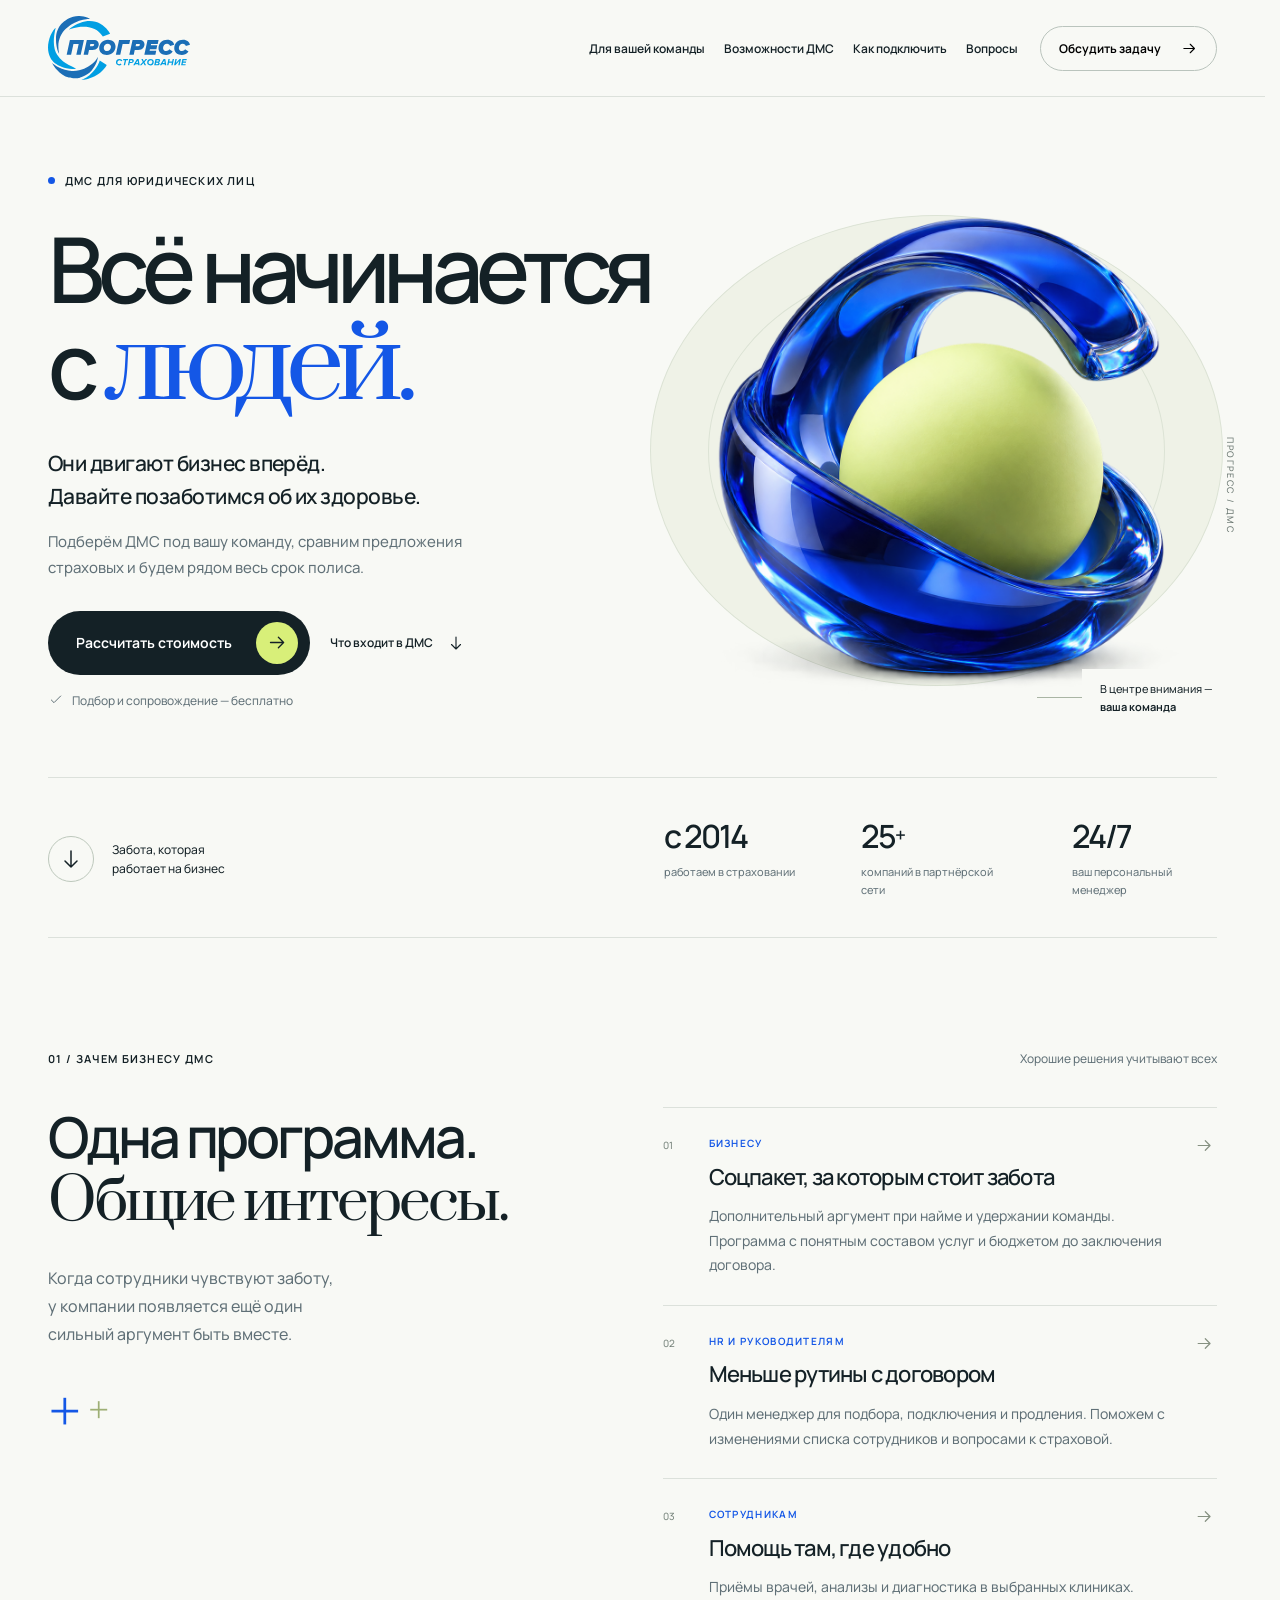
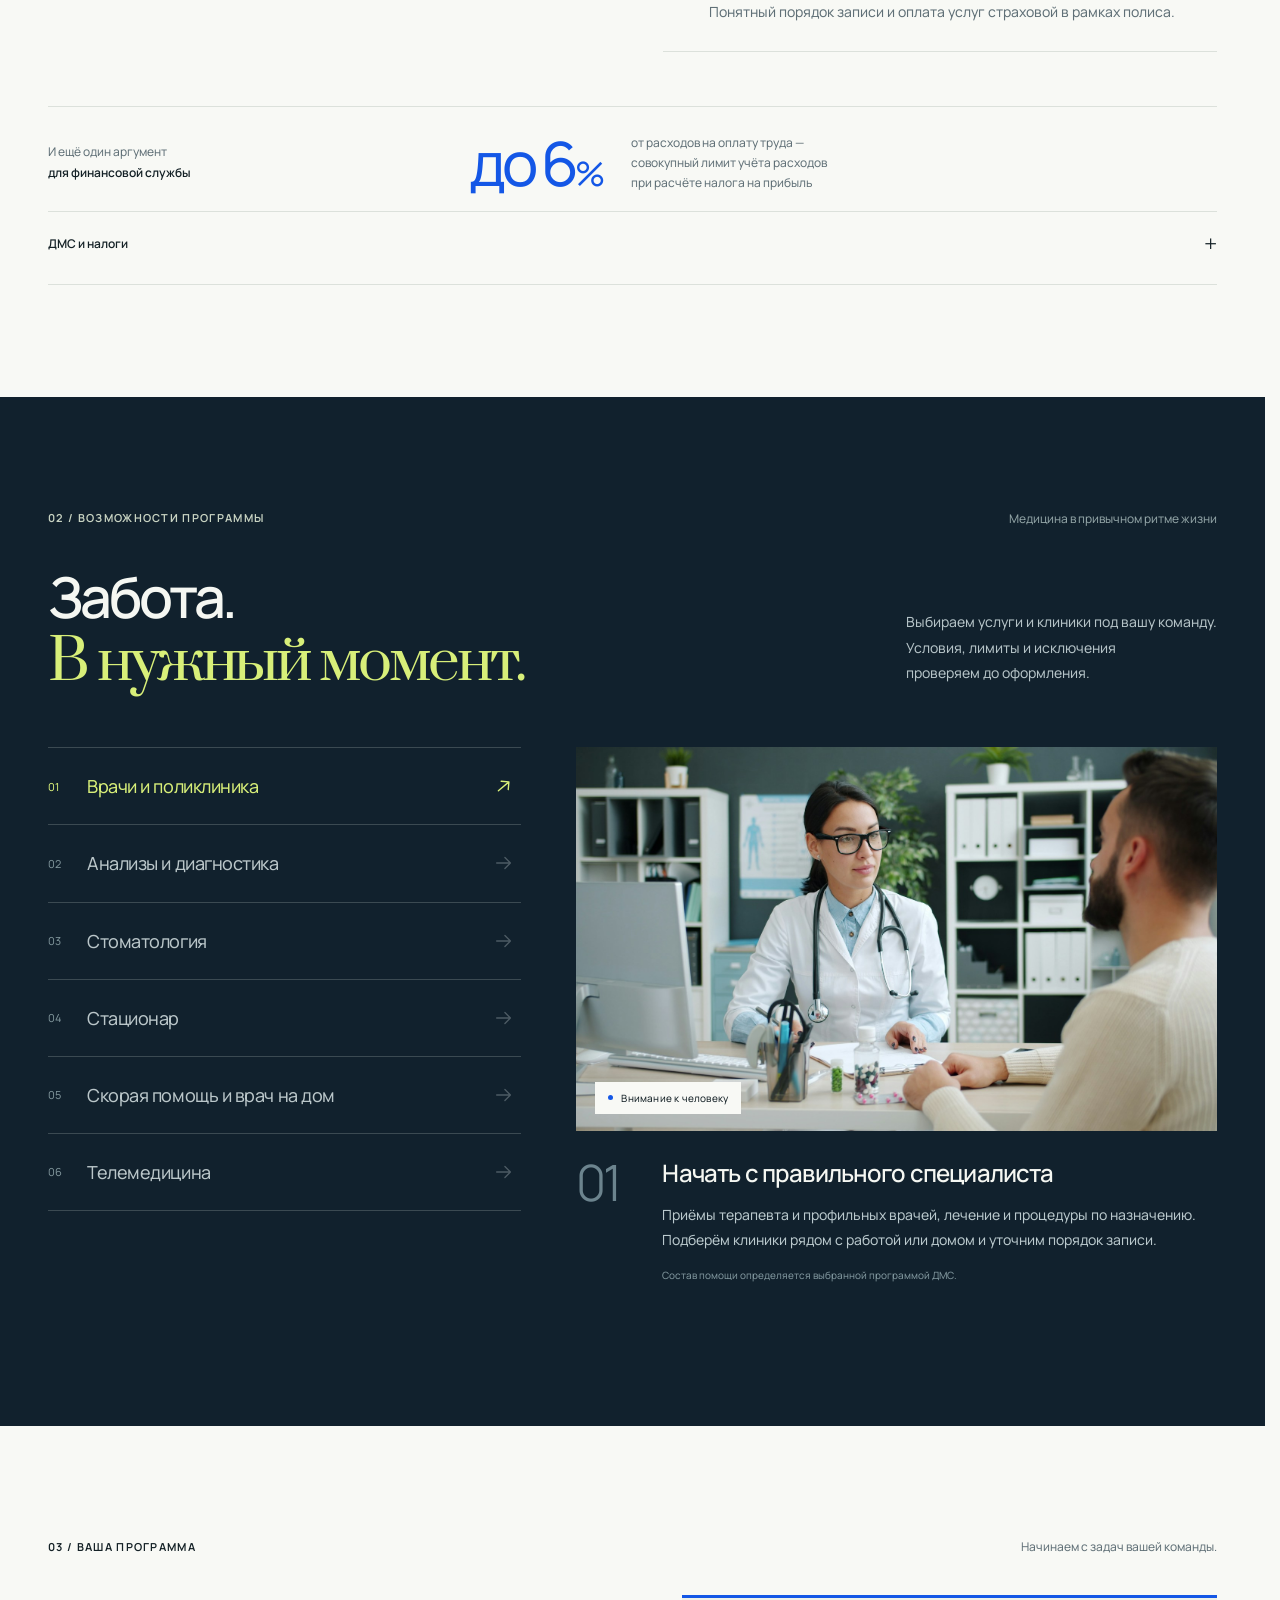
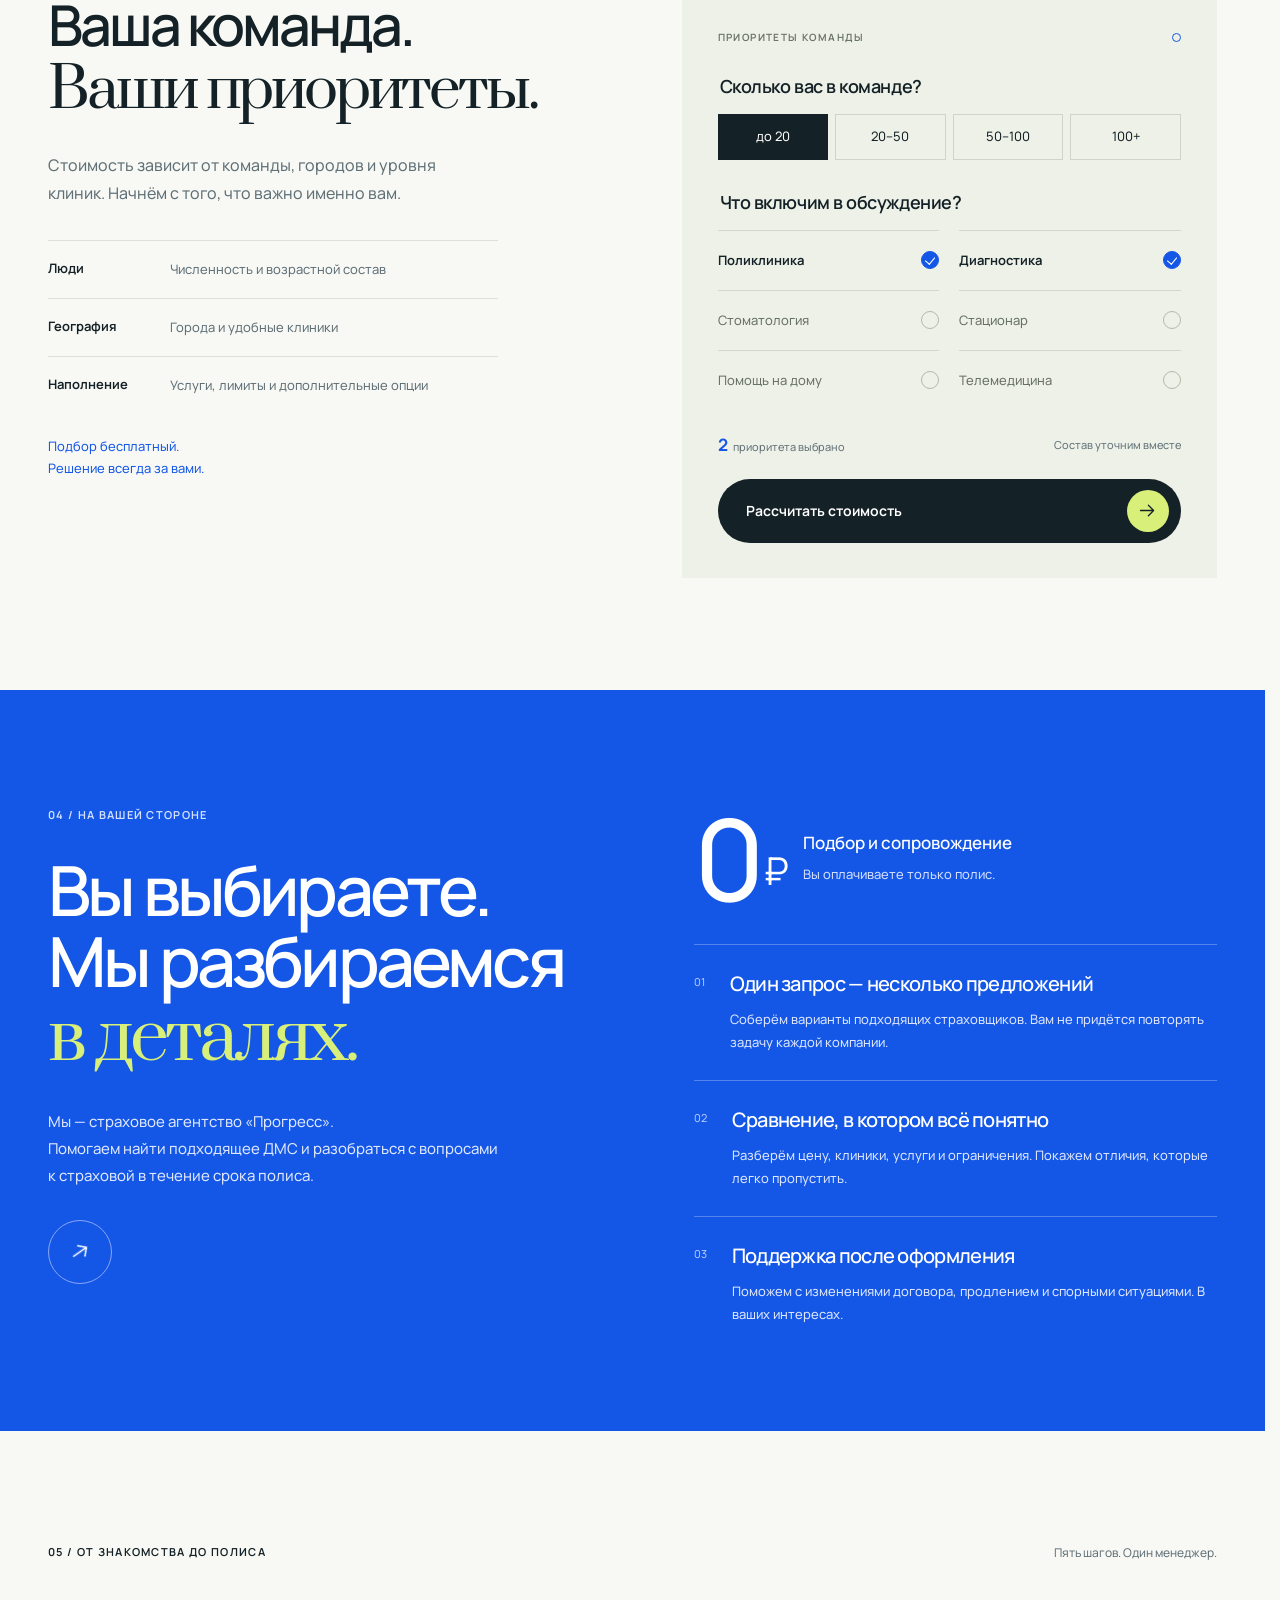
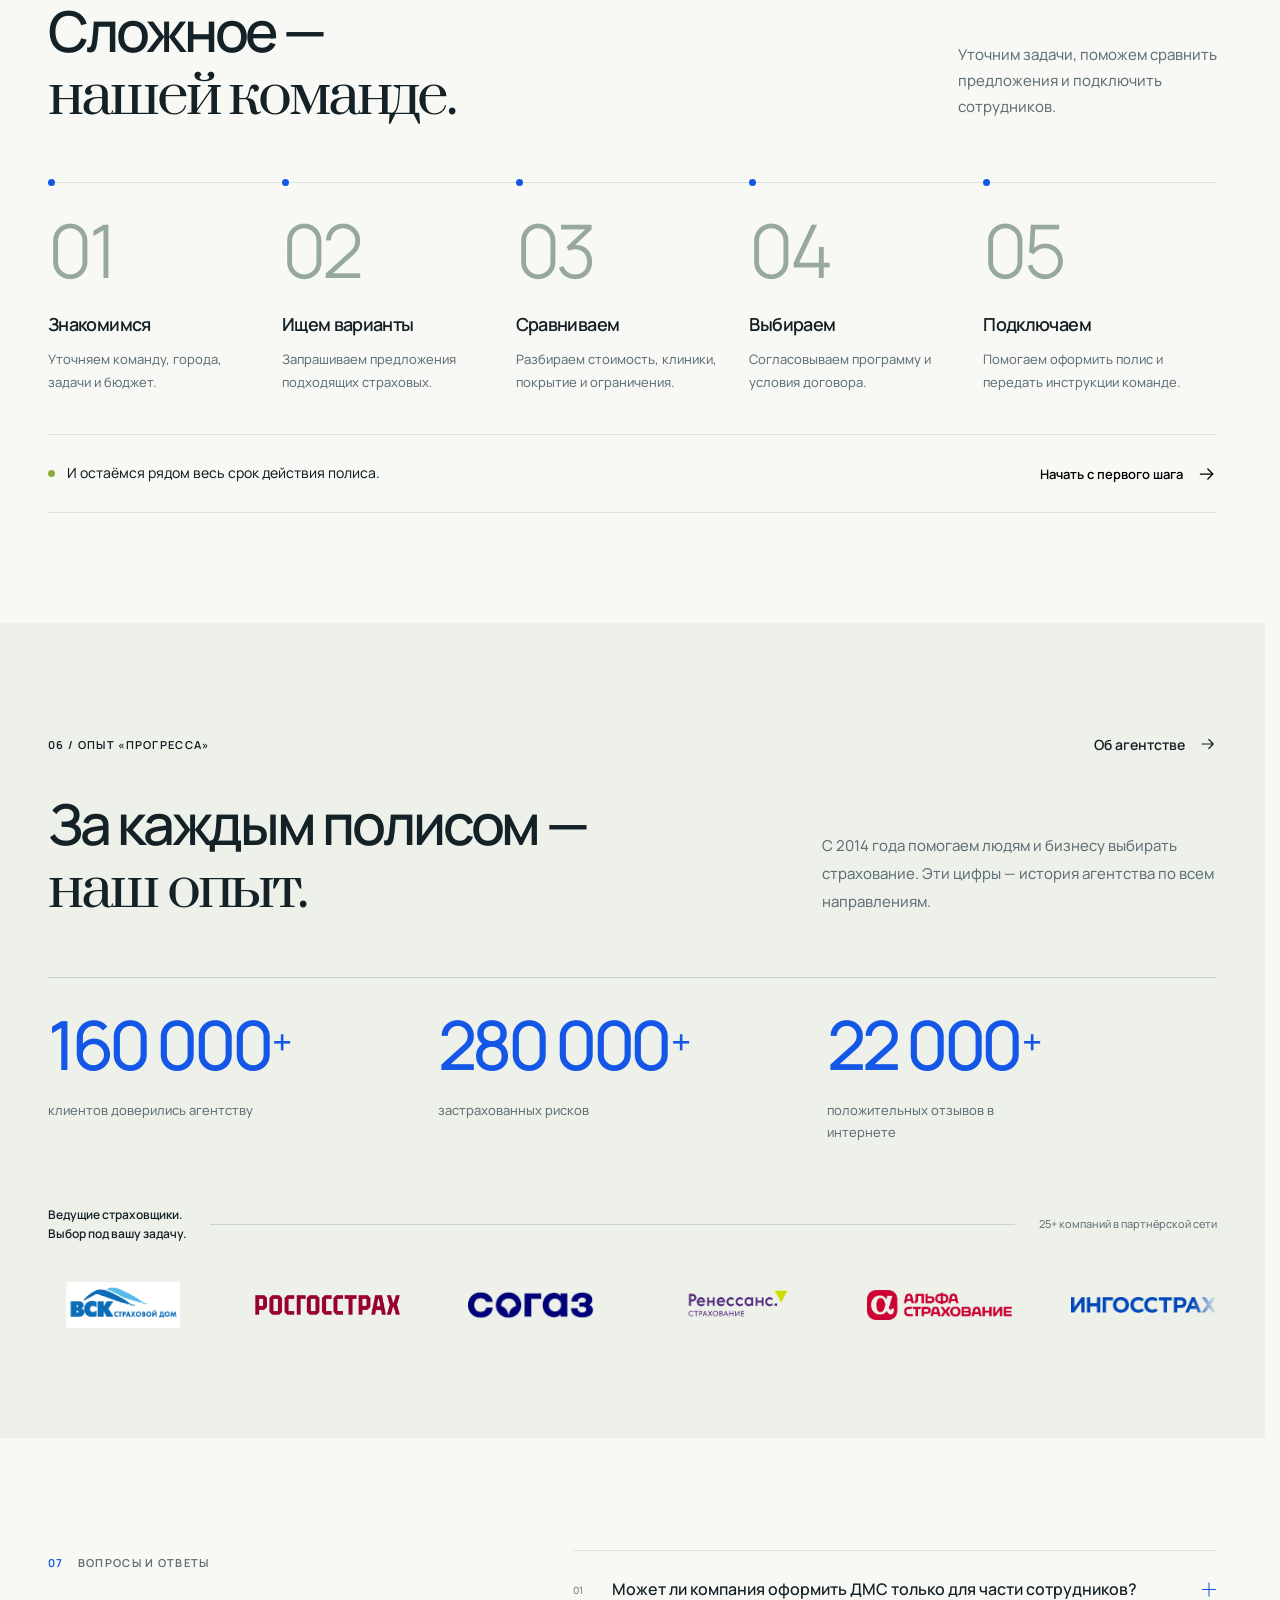
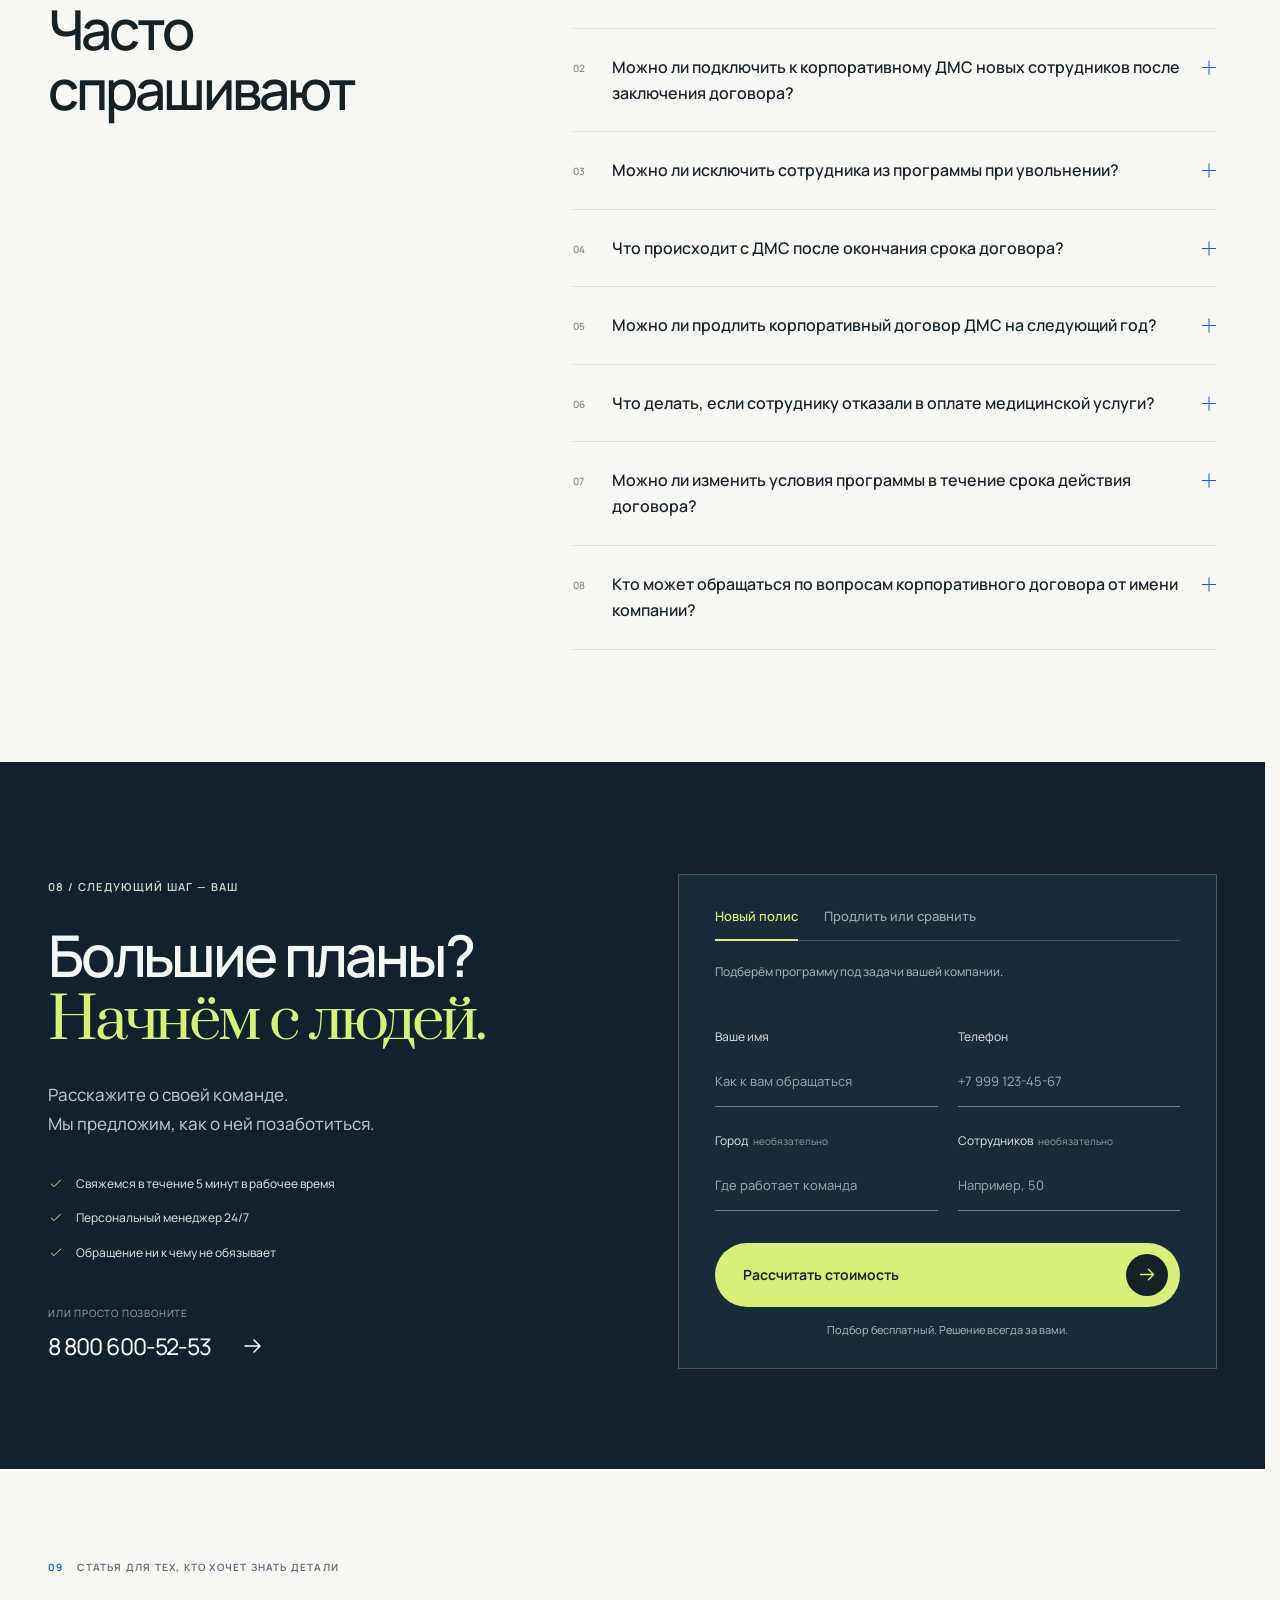
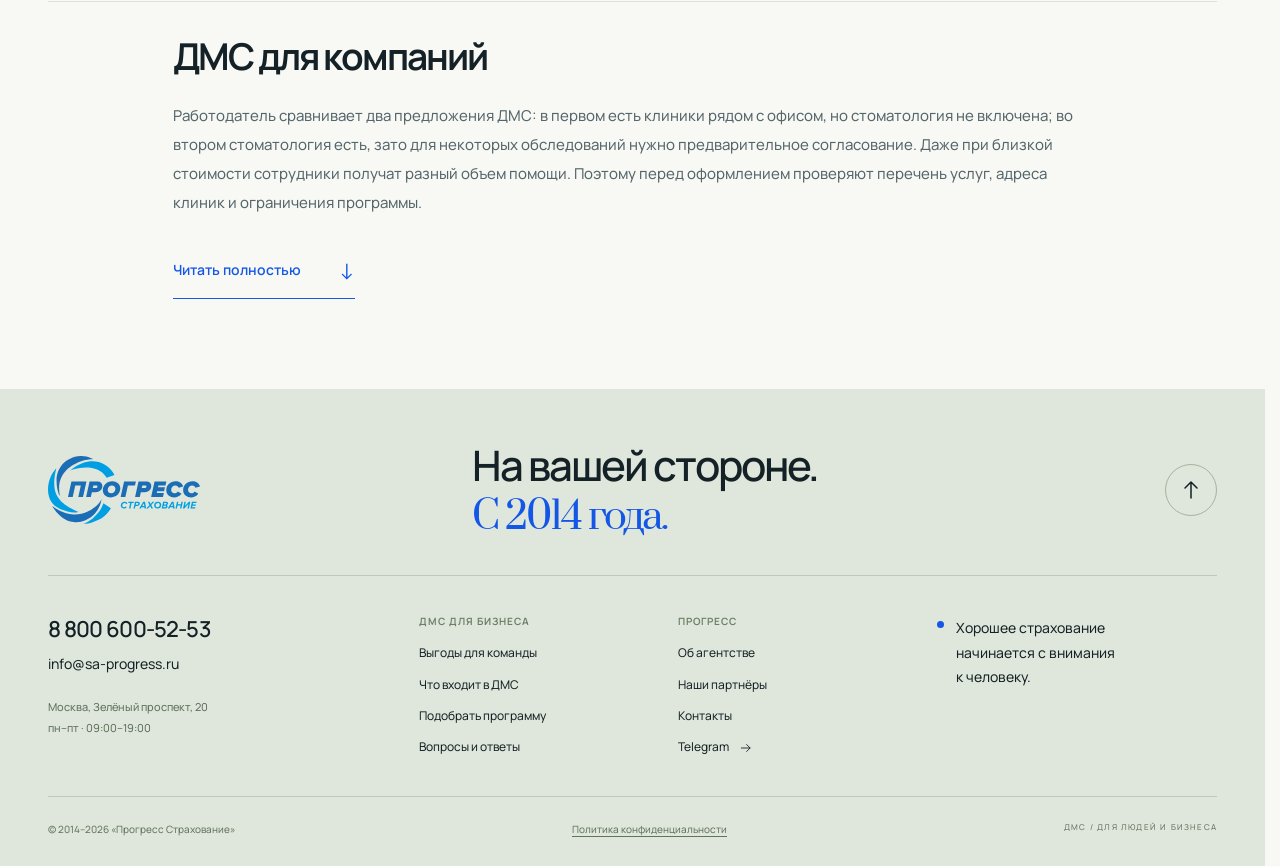
<file: index.html>
<!doctype html>
<html lang="ru">
<head>
  <meta charset="utf-8">
  <meta name="viewport" content="width=device-width,initial-scale=1">
  <meta name="robots" content="noindex,nofollow">
  <meta name="theme-color" content="#f8f9f5">
  <meta name="description" content="ДМС для бизнеса, в центре которого люди. Бесплатно сравним предложения страховых компаний и будем рядом весь срок полиса. Прогресс Страхование.">
  <title>Всё начинается с людей — ДМС для бизнеса · Прогресс</title>
  <link rel="icon" href="./assets/progress-logo.svg" type="image/svg+xml">
  <link rel="preload" href="./assets/fonts/Manrope.ttf" as="font" type="font/ttf" crossorigin>
  <link rel="preload" href="./assets/fonts/Prata.ttf" as="font" type="font/ttf" crossorigin>
  <link rel="stylesheet" href="./style.css?v=59b4b84084ad">
  <link rel="stylesheet" href="./assets/vendor/lenis.css?v=59b4b84084ad">
  <script src="./assets/vendor/lenis.min.js?v=59b4b84084ad" defer></script>
  <script src="./scroll.js?v=59b4b84084ad" defer></script>
  <script src="./app.js?v=59b4b84084ad" defer></script>
</head>
<body id="top">
  <a class="skip-link" href="#main">К содержанию</a>
  <header class="site-header">
    <div class="header-inner wrap">
      <a class="brand" href="https://sa-progress.ru/" aria-label="Прогресс Страхование — основной сайт"><img src="./assets/progress-logo.svg" alt="Прогресс Страхование" width="150" height="63"></a>
      <nav class="main-nav" aria-label="Основная навигация"><a href="#for-whom">Для вашей команды</a><a href="#coverage">Возможности ДМС</a><a href="#process">Как подключить</a><a href="#faq">Вопросы</a></nav>
      <a class="header-phone" href="tel:+78006005253">8 800 600-52-53</a>
      <button class="header-contact" type="button" data-open-lead>Обсудить задачу <svg viewBox="0 0 24 24" aria-hidden="true" ><path d="M4 12h15m-6-6 6 6-6 6"/></svg></button>
      <button class="menu-toggle" type="button" aria-label="Открыть меню" aria-haspopup="dialog" aria-controls="menu-dialog"><span></span><span></span></button>
    </div>
  </header>
  <main id="main">
    <section class="hero wrap" aria-labelledby="hero-title">
      <div class="hero-copy">
        <p class="eyebrow"><span class="live-dot"></span>ДМС для юридических лиц</p>
        <h1 id="hero-title">Всё начинается<br>с <em>людей.</em></h1>
        <p class="hero-lead">Они двигают бизнес вперёд.<br>Давайте позаботимся об их здоровье.</p>
        <p class="hero-description">Подберём ДМС под вашу команду, сравним предложения страховых и будем рядом весь срок полиса.</p>
        <div class="hero-actions"><button class="button button-dark" type="button" data-open-lead><span>Рассчитать стоимость</span><span class="button-arrow"><svg viewBox="0 0 24 24" aria-hidden="true" ><path d="M4 12h15m-6-6 6 6-6 6"/></svg></span></button><a class="quiet-link" href="#coverage">Что входит в ДМС <svg viewBox="0 0 24 24" aria-hidden="true" ><path d="M12 4v16m-6-6 6 6 6-6"/></svg></a></div>
        <p class="hero-note"><span class="tiny-check"><svg viewBox="0 0 24 24" aria-hidden="true" ><path d="m5 12 4 4L19 6"/></svg></span>Подбор и сопровождение — бесплатно</p>
      </div>
      <div class="hero-art" aria-label="Синий стеклянный объём бережно окружает светлую сферу">
        <div class="art-orbit" aria-hidden="true"></div>
        <img src="./assets/images/care-sculpture.png" width="1254" height="1254" alt="Стеклянная синяя лента обнимает светлую сферу — образ заботы и защиты" fetchpriority="high">
        <span class="art-caption"><span class="caption-line"></span>В центре внимания —<br><strong>ваша команда</strong></span>
        <span class="art-index" aria-hidden="true">ПРОГРЕСС / ДМС</span>
      </div>
      <div class="hero-bottom"><a href="#for-whom" class="scroll-link"><span><svg viewBox="0 0 24 24" aria-hidden="true" ><path d="M12 4v16m-6-6 6 6 6-6"/></svg></span>Забота, которая<br>работает на бизнес</a><dl class="hero-facts"><div><dt>с 2014</dt><dd>работаем в страховании</dd></div><div><dt>25<span>+</span></dt><dd>компаний в партнёрской сети</dd></div><div><dt>24/7</dt><dd>ваш персональный менеджер</dd></div></dl></div>
    </section>

    <section class="value-section wrap section-space" id="for-whom" aria-labelledby="value-title">
      <div class="section-topline"><span class="section-label">01 / Зачем бизнесу ДМС</span><span class="topline-note">Хорошие решения учитывают всех</span></div>
      <div class="value-layout">
        <div class="value-heading"><h2 id="value-title">Одна программа.<br><em>Общие интересы.</em></h2><p>Когда сотрудники чувствуют заботу,<br>у компании появляется ещё один<br>сильный аргумент быть вместе.</p><div class="value-mark" aria-hidden="true"><span>+</span><span>+</span></div></div>
        <div class="value-list">
          <article><span class="item-index">01</span><div><p class="role-label">Бизнесу</p><h3>Соцпакет, за которым стоит забота</h3><p>Дополнительный аргумент при найме и удержании команды. Программа с понятным составом услуг и бюджетом до заключения договора.</p></div><svg viewBox="0 0 24 24" aria-hidden="true" ><path d="M4 12h15m-6-6 6 6-6 6"/></svg></article>
          <article><span class="item-index">02</span><div><p class="role-label">HR и руководителям</p><h3>Меньше рутины с договором</h3><p>Один менеджер для подбора, подключения и продления. Поможем с изменениями списка сотрудников и вопросами к страховой.</p></div><svg viewBox="0 0 24 24" aria-hidden="true" ><path d="M4 12h15m-6-6 6 6-6 6"/></svg></article>
          <article><span class="item-index">03</span><div><p class="role-label">Сотрудникам</p><h3>Помощь там, где удобно</h3><p>Приёмы врачей, анализы и диагностика в выбранных клиниках. Понятный порядок записи и оплата услуг страховой в рамках полиса.</p></div><svg viewBox="0 0 24 24" aria-hidden="true" ><path d="M4 12h15m-6-6 6 6-6 6"/></svg></article>
        </div>
      </div>
      <div class="tax-strip"><div class="tax-title">И ещё один аргумент<br><strong>для финансовой службы</strong></div><div class="tax-number">до 6<span>%</span></div><p class="tax-summary">от расходов на оплату труда —<br>совокупный лимит учёта расходов<br>при расчёте налога на прибыль</p><details class="tax-details"><summary>ДМС и налоги <span aria-hidden="true">+</span></summary><div><p>Взносы по ДМС работников можно учесть в расходах при соблюдении условий пункта 16 статьи 255 НК РФ: лицензия страховщика, договор не менее чем на год и оплата медицинских расходов работников. Участие работодателя в ДМС предусматривают в трудовом или коллективном договоре.</p><p>Лимит 6% общий для взносов по ДМС, предусмотренных НК РФ договоров на медицинские услуги и расходов из пункта 24.2 статьи 255. Это лимит учитываемых расходов, а не размер экономии на налоге.</p><p>Взносы работодателя по ДМС освобождаются от страховых взносов при соблюдении условий подпункта 5 пункта 1 статьи 422 НК РФ. Важен срок страхования каждого работника: при прекращении до года или включении на меньший срок освобождение может не применяться.</p><p>Учёт зависит от налогового режима и условий договора. <a href="https://www.consultant.ru/document/cons_doc_LAW_28165/7b1ea255e5f4f1ac2bb055d2d61a28b4a03f6856/" target="_blank" rel="noopener">Статья 255 НК РФ</a> · <a href="https://www.consultant.ru/document/cons_doc_LAW_28165/30e4690deae106140c96017db18054a3175e14f6/" target="_blank" rel="noopener">Статья 422 НК РФ</a> · <a href="https://www.nalog.gov.ru/rn77/news/activities_fts/15685469/" target="_blank" rel="noopener">Разъяснение ФНС</a></p></div></details></div>
    </section>

    <section class="coverage-section dark-section section-space" id="coverage" aria-labelledby="coverage-title">
      <div class="wrap"><div class="section-topline"><span class="section-label">02 / Возможности программы</span><span class="topline-note">Медицина в привычном ритме жизни</span></div><div class="coverage-heading"><h2 id="coverage-title">Забота.<br><em>В нужный момент.</em></h2><p>Выбираем услуги и клиники под вашу команду.<br>Условия, лимиты и исключения<br>проверяем до оформления.</p></div>
        <div class="coverage-layout"><div class="coverage-tabs" role="tablist" aria-label="Медицинская помощь" aria-orientation="vertical">
          <button type="button" id="care-tab-0" role="tab" aria-selected="true" aria-controls="care-panel" data-care="0"><span>01</span><strong>Врачи и поликлиника</strong><svg viewBox="0 0 24 24" aria-hidden="true" ><path d="M4 12h15m-6-6 6 6-6 6"/></svg></button>
          <button type="button" id="care-tab-1" role="tab" aria-selected="false" aria-controls="care-panel" tabindex="-1" data-care="1"><span>02</span><strong>Анализы и диагностика</strong><svg viewBox="0 0 24 24" aria-hidden="true" ><path d="M4 12h15m-6-6 6 6-6 6"/></svg></button>
          <button type="button" id="care-tab-2" role="tab" aria-selected="false" aria-controls="care-panel" tabindex="-1" data-care="2"><span>03</span><strong>Стоматология</strong><svg viewBox="0 0 24 24" aria-hidden="true" ><path d="M4 12h15m-6-6 6 6-6 6"/></svg></button>
          <button type="button" id="care-tab-3" role="tab" aria-selected="false" aria-controls="care-panel" tabindex="-1" data-care="3"><span>04</span><strong>Стационар</strong><svg viewBox="0 0 24 24" aria-hidden="true" ><path d="M4 12h15m-6-6 6 6-6 6"/></svg></button>
          <button type="button" id="care-tab-4" role="tab" aria-selected="false" aria-controls="care-panel" tabindex="-1" data-care="4"><span>05</span><strong>Скорая помощь и врач на дом</strong><svg viewBox="0 0 24 24" aria-hidden="true" ><path d="M4 12h15m-6-6 6 6-6 6"/></svg></button>
          <button type="button" id="care-tab-5" role="tab" aria-selected="false" aria-controls="care-panel" tabindex="-1" data-care="5"><span>06</span><strong>Телемедицина</strong><svg viewBox="0 0 24 24" aria-hidden="true" ><path d="M4 12h15m-6-6 6 6-6 6"/></svg></button>
        </div><div class="care-feature"><figure><img src="./assets/images/consultation.jpg" alt="Врач обсуждает с пациентом вопросы здоровья" width="1800" height="1013" loading="lazy"><figcaption><span class="live-dot"></span>Внимание к человеку</figcaption></figure><div id="care-panel" role="tabpanel" aria-labelledby="care-tab-0" tabindex="0"><span class="care-panel-number" aria-hidden="true">01</span><div><h3 id="care-panel-title">Начать с правильного специалиста</h3><p id="care-panel-copy">Приёмы терапевта и профильных врачей, лечение и процедуры по назначению. Подберём клиники рядом с работой или домом и уточним порядок записи.</p><span class="care-condition">Состав помощи определяется выбранной программой ДМС.</span></div></div></div></div>
      </div>
    </section>

    <section class="program-section wrap section-space" id="price" aria-labelledby="program-title">
      <div class="section-topline"><span class="section-label">03 / Ваша программа</span><span class="topline-note">Начинаем с задач вашей команды.</span></div>
      <div class="program-layout"><div class="program-copy"><h2 id="program-title">Ваша команда.<br><em>Ваши приоритеты.</em></h2><p>Стоимость зависит от команды, городов и уровня клиник. Начнём с того, что важно именно вам.</p><dl class="price-factors"><div><dt>Люди</dt><dd>Численность и возрастной состав</dd></div><div><dt>География</dt><dd>Города и удобные клиники</dd></div><div><dt>Наполнение</dt><dd>Услуги, лимиты и дополнительные опции</dd></div></dl><span class="program-footnote">Подбор бесплатный.<br>Решение всегда за вами.</span></div>
      <div class="program-sheet"><div class="sheet-top"><span>ПРИОРИТЕТЫ КОМАНДЫ</span><span class="sheet-dot"></span></div><fieldset class="team-size"><legend>Сколько вас в команде?</legend><div><label><input type="radio" name="team-size" value="до 20" checked><span>до 20</span></label><label><input type="radio" name="team-size" value="20–50"><span>20–50</span></label><label><input type="radio" name="team-size" value="50–100"><span>50–100</span></label><label><input type="radio" name="team-size" value="100+"><span>100+</span></label></div></fieldset>
        <fieldset class="service-choices"><legend>Что включим в обсуждение?</legend><label><input type="checkbox" name="service" value="Поликлиника" checked><span>Поликлиника<i aria-hidden="true"></i></span></label><label><input type="checkbox" name="service" value="Диагностика" checked><span>Диагностика<i aria-hidden="true"></i></span></label><label><input type="checkbox" name="service" value="Стоматология"><span>Стоматология<i aria-hidden="true"></i></span></label><label><input type="checkbox" name="service" value="Стационар"><span>Стационар<i aria-hidden="true"></i></span></label><label><input type="checkbox" name="service" value="Помощь на дому"><span>Помощь на дому<i aria-hidden="true"></i></span></label><label><input type="checkbox" name="service" value="Телемедицина"><span>Телемедицина<i aria-hidden="true"></i></span></label></fieldset><div class="selection-summary"><span><strong id="service-count">2</strong> <span id="service-count-label">приоритета</span> выбрано</span><span>Состав уточним вместе</span></div><button class="button button-dark" type="button" data-open-lead data-context="program"><span>Рассчитать стоимость</span><span class="button-arrow"><svg viewBox="0 0 24 24" aria-hidden="true" ><path d="M4 12h15m-6-6 6 6-6 6"/></svg></span></button>
      </div></div>
    </section>

    <section class="agency-section section-space" id="agency" aria-labelledby="agency-title"><div class="wrap agency-layout">
      <div class="agency-copy"><span class="section-label">04 / На вашей стороне</span><h2 id="agency-title">Вы выбираете.<br>Мы разбираемся<br><em>в деталях.</em></h2><p>Мы — страховое агентство «Прогресс».<br>Помогаем найти подходящее ДМС и разобраться с вопросами к страховой в течение срока полиса.</p><a class="circle-link" href="#request" aria-label="Обсудить подбор ДМС"><svg viewBox="0 0 24 24" aria-hidden="true" ><path d="M4 12h15m-6-6 6 6-6 6"/></svg></a></div>
      <div class="agency-right"><div class="agency-free"><span class="zero">0<span>₽</span></span><div><strong>Подбор и сопровождение</strong><p>Вы оплачиваете только полис.</p></div></div><ol class="agency-list"><li><span>01</span><div><h3>Один запрос — несколько предложений</h3><p>Соберём варианты подходящих страховщиков. Вам не придётся повторять задачу каждой компании.</p></div></li><li><span>02</span><div><h3>Сравнение, в котором всё понятно</h3><p>Разберём цену, клиники, услуги и ограничения. Покажем отличия, которые легко пропустить.</p></div></li><li><span>03</span><div><h3>Поддержка после оформления</h3><p>Поможем с изменениями договора, продлением и спорными ситуациями. В ваших интересах.</p></div></li></ol></div>
    </div></section>

    <section class="process-section wrap section-space" id="process" aria-labelledby="process-title"><div class="section-topline"><span class="section-label">05 / От знакомства до полиса</span><span class="topline-note">Пять шагов. Один менеджер.</span></div><div class="process-heading"><h2 id="process-title">Сложное —<br><em>нашей команде.</em></h2><p>Уточним задачи, поможем сравнить<br>предложения и подключить<br>сотрудников.</p></div><ol class="process-track"><li><span class="process-number">01</span><h3>Знакомимся</h3><p>Уточняем команду, города, задачи и бюджет.</p></li><li><span class="process-number">02</span><h3>Ищем варианты</h3><p>Запрашиваем предложения подходящих страховых.</p></li><li><span class="process-number">03</span><h3>Сравниваем</h3><p>Разбираем стоимость, клиники, покрытие и ограничения.</p></li><li><span class="process-number">04</span><h3>Выбираем</h3><p>Согласовываем программу и условия договора.</p></li><li><span class="process-number">05</span><h3>Подключаем</h3><p>Помогаем оформить полис и передать инструкции команде.</p></li></ol><div class="process-after"><p><span class="live-dot"></span>И остаёмся рядом весь срок действия полиса.</p><button type="button" class="text-button" data-open-lead>Начать с первого шага <svg viewBox="0 0 24 24" aria-hidden="true" ><path d="M4 12h15m-6-6 6 6-6 6"/></svg></button></div></section>

    <section class="trust-section section-space" id="trust" aria-labelledby="trust-title"><div class="wrap"><div class="section-topline"><span class="section-label">06 / Опыт «Прогресса»</span><a class="inline-link" href="https://sa-progress.ru/o-kompanii/" target="_blank" rel="noopener">Об агентстве <svg viewBox="0 0 24 24" aria-hidden="true" ><path d="M4 12h15m-6-6 6 6-6 6"/></svg></a></div><div class="trust-layout"><h2 id="trust-title">За каждым полисом —<br><em>наш опыт.</em></h2><p>С 2014 года помогаем людям и бизнесу выбирать страхование. Эти цифры — история агентства по всем направлениям.</p></div><dl class="trust-facts"><div><dt>160 000<span>+</span></dt><dd>клиентов доверились агентству</dd></div><div><dt>280 000<span>+</span></dt><dd>застрахованных рисков</dd></div><div><dt>22 000<span>+</span></dt><dd>положительных отзывов в интернете</dd></div></dl><div class="partner-heading"><span>Ведущие страховщики.<br>Выбор под вашу задачу.</span><span class="partner-line"></span><span>25+ компаний в партнёрской сети</span></div><div class="partner-marquee" tabindex="0" aria-label="Страховые компании — партнёры агентства"><div class="partner-track"><ul class="partner-group" aria-label="Страховщики — партнёры агентства"><li><img src="./assets/partners/vsk.png" alt="ВСК" loading="lazy"></li><li><img src="./assets/partners/rgs.png" alt="Росгосстрах" loading="lazy"></li><li><img src="./assets/partners/sogaz.png" alt="Согаз" loading="lazy"></li><li><img src="./assets/partners/ren.png" alt="Ренессанс страхование" loading="lazy"></li><li><img src="./assets/partners/alfa.png" alt="АльфаСтрахование" loading="lazy"></li><li><img src="./assets/partners/ingos.png" alt="Ингосстрах" loading="lazy"></li><li><img src="./assets/partners/sovcom.png" alt="Совкомбанк страхование" loading="lazy"></li><li><img src="./assets/partners/reso.png" alt="Ресо-Гарантия" loading="lazy"></li><li><img src="./assets/partners/soglasie.png" alt="Согласие" loading="lazy"></li><li><img src="./assets/partners/t-insurance.png" alt="Тинькофф страхование" loading="lazy"></li><li><img src="./assets/partners/sber.png" alt="Сбербанк Страхование" loading="lazy"></li></ul><ul class="partner-group" aria-hidden="true"><li><img src="./assets/partners/vsk.png" alt="" loading="lazy"></li><li><img src="./assets/partners/rgs.png" alt="" loading="lazy"></li><li><img src="./assets/partners/sogaz.png" alt="" loading="lazy"></li><li><img src="./assets/partners/ren.png" alt="" loading="lazy"></li><li><img src="./assets/partners/alfa.png" alt="" loading="lazy"></li><li><img src="./assets/partners/ingos.png" alt="" loading="lazy"></li><li><img src="./assets/partners/sovcom.png" alt="" loading="lazy"></li><li><img src="./assets/partners/reso.png" alt="" loading="lazy"></li><li><img src="./assets/partners/soglasie.png" alt="" loading="lazy"></li><li><img src="./assets/partners/t-insurance.png" alt="" loading="lazy"></li><li><img src="./assets/partners/sber.png" alt="" loading="lazy"></li></ul></div></div></div></section>

    <section class="section faq-section" id="faq" aria-labelledby="faq-title" data-section="8">
  <div class="faq-layout"><div class="faq-heading"><span class="section-kicker"><span class="kicker-index">07</span><span>Вопросы и ответы</span></span><h2 id="faq-title">Часто спрашивают</h2></div><div class="faq-list"><details class="faq-item" name="faq"><summary><span class="faq-index">01</span><span data-source-faq-question="0">Может ли компания оформить ДМС только для части сотрудников?</span><span class="disclosure-mark" aria-hidden="true"></span></summary><div class="faq-answer"><p data-source-faq-answer="0">Да, если страховщик допускает выбранный состав группы. Например, можно запросить программу для определенного подразделения или категории работников. Перед оформлением уточняют минимальную численность группы и закрепляют понятные условия предоставления льготы.</p></div></details>
<details class="faq-item" name="faq"><summary><span class="faq-index">02</span><span data-source-faq-question="1">Можно ли подключить к корпоративному ДМС новых сотрудников после заключения договора?</span><span class="disclosure-mark" aria-hidden="true"></span></summary><div class="faq-answer"><p data-source-faq-answer="1">Да, при наличии такой процедуры в договоре. Страховщик уточнит, какие сведения передать, с какой даты начнется обслуживание и потребуется ли доплата за оставшийся срок.</p></div></details>
<details class="faq-item" name="faq"><summary><span class="faq-index">03</span><span data-source-faq-question="2">Можно ли исключить сотрудника из программы при увольнении?</span><span class="disclosure-mark" aria-hidden="true"></span></summary><div class="faq-answer"><p data-source-faq-answer="2">Обычно да, в порядке, предусмотренном договором. Работодатель уведомляет страховщика об изменении списка и уточняет дату прекращения обслуживания и правила возможного перерасчета.</p></div></details>
<details class="faq-item" name="faq"><summary><span class="faq-index">04</span><span data-source-faq-question="3">Что происходит с ДМС после окончания срока договора?</span><span class="disclosure-mark" aria-hidden="true"></span></summary><div class="faq-answer"><p data-source-faq-answer="3">Покрытие прекращается в дату окончания договора, если страхование не продлили. Чтобы сотрудники не остались без доступа к программе между периодами, новый срок обслуживания лучше согласовать заранее.</p></div></details>
<details class="faq-item" name="faq"><summary><span class="faq-index">05</span><span data-source-faq-question="4">Можно ли продлить корпоративный договор ДМС на следующий год?</span><span class="disclosure-mark" aria-hidden="true"></span></summary><div class="faq-answer"><p data-source-faq-answer="4">Да, если стороны согласуют продление или заключение нового договора. Перед этим проверяют обновленный список сотрудников, доступность клиник, состав услуг и новый расчет стоимости.</p></div></details>
<details class="faq-item" name="faq"><summary><span class="faq-index">06</span><span data-source-faq-question="5">Что делать, если сотруднику отказали в оплате медицинской услуги?</span><span class="disclosure-mark" aria-hidden="true"></span></summary><div class="faq-answer"><p data-source-faq-answer="5">Сначала запросите у сервисной службы страховщика конкретную причину отказа: услуга может отсутствовать в программе, требовать направления или предварительного согласования. Сохраните ответ, медицинское назначение и связанные документы. Если договор оформлен через «Прогресс Страхование», менеджер поможет разобраться в условиях и порядке дальнейшего обращения.</p></div></details>
<details class="faq-item" name="faq"><summary><span class="faq-index">07</span><span data-source-faq-question="6">Можно ли изменить условия программы в течение срока действия договора?</span><span class="disclosure-mark" aria-hidden="true"></span></summary><div class="faq-answer"><p data-source-faq-answer="6">Иногда да, если страховщик согласует изменения. Расширение услуг, изменение перечня клиник или подключение новой группы сотрудников может потребовать дополнительного соглашения и перерасчета стоимости.</p></div></details>
<details class="faq-item" name="faq"><summary><span class="faq-index">08</span><span data-source-faq-question="7">Кто может обращаться по вопросам корпоративного договора от имени компании?</span><span class="disclosure-mark" aria-hidden="true"></span></summary><div class="faq-answer"><p data-source-faq-answer="7">Руководитель или уполномоченный представитель работодателя — например, сотрудник HR-службы. Порядок подтверждения полномочий и обмена сведениями согласовывают при оформлении договора.</p></div></details></div></div>
</section>

    <section class="request-section dark-section section-space" id="request" aria-labelledby="request-title"><div class="wrap request-layout"><div class="request-copy"><span class="section-label">08 / Следующий шаг — ваш</span><h2 id="request-title">Большие планы?<br><em>Начнём с людей.</em></h2><p>Расскажите о своей команде.<br>Мы предложим, как о ней позаботиться.</p><ul><li><svg viewBox="0 0 24 24" aria-hidden="true" ><path d="m5 12 4 4L19 6"/></svg>Свяжемся в течение 5 минут в рабочее время</li><li><svg viewBox="0 0 24 24" aria-hidden="true" ><path d="m5 12 4 4L19 6"/></svg>Персональный менеджер 24/7</li><li><svg viewBox="0 0 24 24" aria-hidden="true" ><path d="m5 12 4 4L19 6"/></svg>Обращение ни к чему не обязывает</li></ul><div class="request-phone"><span>Или просто позвоните</span><a href="tel:+78006005253">8 800 600-52-53 <svg viewBox="0 0 24 24" aria-hidden="true" ><path d="M4 12h15m-6-6 6 6-6 6"/></svg></a></div></div>
      <form class="request-form" id="request-form" data-lead-form novalidate><fieldset class="request-scenarios"><legend class="sr-only">Ваша задача</legend><label><input type="radio" name="scenario" value="new" checked><span>Новый полис</span></label><label><input type="radio" name="scenario" value="renew"><span>Продлить или сравнить</span></label></fieldset><p id="scenario-description">Подберём программу под задачи вашей компании.</p><div class="request-fields"><label class="field"><span>Ваше имя</span><input name="name" autocomplete="given-name" placeholder="Как к вам обращаться" required maxlength="80" aria-describedby="request-name-error"><small class="field-error" id="request-name-error"></small></label><label class="field"><span>Телефон</span><input name="phone" type="tel" inputmode="tel" autocomplete="tel" placeholder="+7 999 123-45-67" required maxlength="22" aria-describedby="request-phone-error"><small class="field-error" id="request-phone-error"></small></label><label class="field"><span>Город <i>необязательно</i></span><input name="city" autocomplete="address-level2" placeholder="Где работает команда" maxlength="100"></label><label class="field"><span>Сотрудников <i>необязательно</i></span><input name="employees" type="number" min="1" max="100000" inputmode="numeric" placeholder="Например, 50" aria-describedby="employees-error"><small class="field-error" id="employees-error"></small></label></div><div class="program-file" id="program-file" hidden><label><span id="file-label">Прикрепить действующую программу</span><span aria-hidden="true">＋</span><input id="policy-file" type="file" accept=".pdf,.doc,.docx,.xls,.xlsx" aria-label="Прикрепить действующую программу"></label><small>Необязательно · PDF, DOCX, XLSX · до 10 МБ</small><p id="file-error" class="field-error" role="status"></p></div><button class="button button-lime" type="submit"><span>Рассчитать стоимость</span><span class="button-arrow"><svg viewBox="0 0 24 24" aria-hidden="true" ><path d="M4 12h15m-6-6 6 6-6 6"/></svg></span></button><p class="form-assurance">Подбор бесплатный. Решение всегда за вами.</p></form>
    </div></section>

    <section class="section article-section" id="article" aria-labelledby="article-title" data-section="10">
  <div class="article-label"><span class="section-kicker"><span class="kicker-index">09</span><span>Статья для тех, кто хочет знать детали</span></span></div>
  <article class="seo-article"><h2 data-source-article="0" id="article-title"><strong>ДМС для компаний</strong></h2>
<p data-source-article="1">Работодатель сравнивает два предложения ДМС: в первом есть клиники рядом с офисом, но стоматология не включена; во втором стоматология есть, зато для некоторых обследований нужно предварительное согласование. Даже при близкой стоимости сотрудники получат разный объем помощи. Поэтому перед оформлением проверяют перечень услуг, адреса клиник и ограничения программы.</p>
<div id="article-more" hidden><p data-source-article="2">При подборе ДМС для юридических лиц в Москве учитывают численность команды, районы обслуживания, необходимые услуги и бюджет. «Прогресс Страхование» помогает получить предложения нескольких страховщиков, сопоставить условия и оформить корпоративный договор.</p>
<h3 data-source-article="3"><strong>Что такое корпоративное ДМС и как оно работает</strong></h3>
<p data-source-article="4">Добровольное медицинское страхование для юридических лиц — это договор, по которому работодатель оплачивает страховую программу для сотрудников. Страховщик организует медицинскую помощь в объеме, указанном в договоре: приемы врачей, диагностику, лечение и другие согласованные услуги.</p>
<p data-source-article="5">Страхование ДМС для юридических лиц оформляется по корпоративному договору: работодатель выступает страхователем, сотрудники — застрахованными лицами. Запись к врачу может проходить напрямую через клинику или через сервисную службу страховщика. Для отдельных обследований и госпитализации иногда нужны направление врача и предварительное согласование — этот порядок указан в программе.</p>
<p data-source-article="6">В договоре проверяют список сотрудников, дату начала обслуживания, перечень медицинских услуг и сеть клиник. Например, больница может входить в сеть страховщика, но плановая госпитализация по выбранному пакету будет недоступна. Для нее нужен отдельный раздел покрытия.</p>
<p data-source-article="7">Условия могут различаться для групп персонала. Организация вправе запросить несколько уровней программ, а возможность их объединения в одном договоре нужно согласовать со страховой компанией.</p>
<h3 data-source-article="8"><strong>Какие задачи бизнеса решает ДМС для сотрудников</strong></h3>
<p data-source-article="9">ДМС для организаций включают в социальный пакет, когда хотят предложить сотрудникам доступные клиники и понятный порядок обращения за медицинской помощью.</p>
<ul><li data-source-article="10">Социальный пакет и конкурентоспособность работодателя. В вакансии можно указать конкретные услуги: приемы врачей в частных клиниках, диагностику или стоматологию. При этом кандидатам важно сообщать, с какого момента начинает действовать полис и какие услуги действительно включены.</li>
<li data-source-article="11">Забота о здоровье коллектива. Работникам проще планировать консультации и обследования, когда есть подходящие клиники и ясные правила записи. При выборе учитывают сменный график, удаленную работу и расположение подразделений.</li>
<li data-source-article="12">Удержание персонала и HR-бренд. Корпоративный ДМС для бизнеса и ООО может стать аргументом при выборе работодателя, если сотрудникам доступны востребованные клиники и услуги. Правила подключения новых работников и перехода между программами лучше закрепить до запуска.</li>
<li data-source-article="13">Организация медицинского обслуживания. HR-отдел передает страховщику изменения в списках сотрудников, информирует персонал о программе и направляет вопросы в сервисную службу. Порядок таких обращений и ответственных лиц фиксируют при заключении договора.</li>
</ul><p data-source-article="14">При запуске ДМС сотрудникам передают список доступных клиник, контакты сервисной службы и инструкцию по записи. В ней отдельно указывают, какие обследования требуют согласования и что делать, если клиника не может принять по полису.</p>
<h3 data-source-article="15"><strong>Какие медицинские услуги можно включить в программу ДМС</strong></h3>
<p data-source-article="16">Медицинская страховка для юридических лиц может состоять из базовой амбулаторной помощи и дополнительных разделов. Для каждого вида помощи нужно уточнить, какие услуги включены, где их оказывают и требуется ли согласование.</p>
<ul><li data-source-article="17">Амбулаторно-поликлиническая помощь. Прием терапевта и профильных специалистов, лечение и процедуры по назначению врача. Уточняют доступность повторных приемов, вызова врача на дом и дистанционных консультаций.</li>
<li data-source-article="18">Диагностика и лабораторные исследования. Анализы, УЗИ и инструментальные обследования. Для КТ, МРТ и дорогостоящей диагностики страховщик может устанавливать особый порядок назначения и согласования.</li>
<li data-source-article="19">Стоматологическая помощь. Лечение кариеса, диагностика, удаление зубов и другие услуги в пределах выбранного пакета. Протезирование, имплантацию, ортодонтию и профилактическую гигиену проверяют отдельно: эти услуги не всегда включены.</li>
<li data-source-article="20">Скорая и неотложная медицинская помощь. Вызов бригады, неотложная помощь и транспортировка — если предусмотрены программой. Важны территория обслуживания и порядок вызова.</li>
<li data-source-article="21">Стационарное лечение и дополнительные опции. Плановая или экстренная госпитализация, операции, телемедицина, профилактические осмотры и отдельные программы обследований. Для стационара уточняют перечень оснований, медицинские организации и лимиты.</li>
</ul><p data-source-article="22">Страховка ДМС для юридических лиц может включать раздел «Стоматология», но перечень услуг внутри него отличается. В одной программе предусмотрено лечение кариеса, в другой — также удаление зубов и некоторые хирургические процедуры. Поэтому при сравнении смотрят расшифровку раздела в приложении к договору.</p>
<p data-source-article="23">Отдельно проверьте порядок согласования сложной диагностики: кто оформляет направление, куда обращаться сотруднику и какие документы запрашивает страховщик. Если в ближайшей клинике нужного исследования нет, важно заранее знать, как согласуется обращение в другое учреждение.</p>
<h3 data-source-article="24"><strong>Как подобрать программу ДМС для организации</strong></h3>
<p data-source-article="25">Перед запросом предложений полезно разделить сотрудников по городам, подразделениям и режиму работы. Для офиса в центре Москвы и сменного персонала на удаленной площадке удобная сеть клиник может оказаться разной.</p>
<ul><li data-source-article="26">Численность сотрудников. Укажите количество работников, которых планируете включить сразу, и ожидаемое пополнение штата. Уточните у страховщика минимальную численность группы и правила подключения в течение года.</li>
<li data-source-article="27">Бюджет на медицинское страхование. Определите общий предел расходов и приоритетные услуги. Если бюджет ограничен, сравните несколько вариантов наполнения с прозрачным перечнем различий.</li>
<li data-source-article="28">География обслуживания. Когда компания оформляет ДМС для юр лиц в Москве и других городах, список клиник проверяют по каждому филиалу. Наличие страховщика в регионе еще не подтверждает, что нужные специалисты доступны по выбранному пакету.</li>
<li data-source-article="29">Потребности разных категорий персонала. Работникам со сменным графиком и сотрудникам, которые часто ездят по регионам, могут понадобиться разные условия записи и обслуживания. Для отдельных групп можно запросить расширенные программы.</li>
<li data-source-article="30">Медицинские организации и доступность услуг. Проверьте адреса, профиль клиник, порядок записи, ограничения по специалистам и диагностике. Уточните, как страховщик информирует об изменениях медицинской сети.</li>
</ul><p data-source-article="31">Например, в предложении указаны десятки клиник по Москве, но большинство сотрудников работает в одном районе. Вместо общей численности медицинской сети лучше проверить ближайшие адреса, часы приема и наличие нужных специалистов.</p>
<p data-source-article="32">Если часть сотрудников работает удаленно, заранее уточните, какие клиники доступны по месту их проживания и можно ли обслуживаться вне города работодателя. Для разъездного персонала важны условия помощи в командировках.</p>
<h3 data-source-article="33"><strong>От чего зависит стоимость ДМС для юридических лиц</strong></h3>
<p data-source-article="34">Стоимость полиса ДМС для юридических лиц страховщик рассчитывает под конкретную группу сотрудников и набор медицинских услуг. Итоговую сумму обычно определяют после получения исходных данных; универсального тарифа для всех организаций нет.</p>
<ul><li data-source-article="35">Количество застрахованных сотрудников. Для крупных групп страховщик может предложить другой тариф на человека, но результат зависит от состава коллектива и условий программы. Уточните, изменится ли ставка при расширении штата.</li>
<li data-source-article="36">Состав страховой программы. Добавление стоматологии, стационара или расширенной диагностики меняет расчет. Запросите стоимость основного пакета и каждой дополнительной опции отдельно: так легче оценить, что укладывается в бюджет.</li>
<li data-source-article="37">Возрастной состав и характеристики группы. Страховщик может запрашивать возрастные данные и сведения, предусмотренные его правилами расчета. Конкретный набор параметров уточняют при заявке.</li>
<li data-source-article="38">Уровень клиник и территория обслуживания. Медицинские центры разных категорий и обслуживание в нескольких регионах могут стоить по-разному. Важно проверить, какие учреждения доступны каждому сотруднику.</li>
</ul><p data-source-article="39">Если у страховщика есть калькулятор ДМС для юридических лиц, указанная в нем цена обычно предварительная. Для расчета под компанию потребуются численность группы, города обслуживания, желаемые клиники, состав услуг и бюджет. Эти сведения можно передать в «Прогресс Страхование»: агентство запросит подходящие предложения и поможет сравнить их по наполнению.</p>
<p data-source-article="40">Если расчет представлен в виде цены на одного сотрудника, отдельно уточните стоимость дополнительных опций, порядок доплаты за новых работников и условия перерасчета при увольнении. Эти параметры влияют на расходы компании в течение года.</p>
<h3 data-source-article="41"><strong>Как оформить ДМС для юридического лица</strong></h3>
<p data-source-article="42">Для оформления работодатель передает параметры программы и согласует условия со страховщиком. «Прогресс Страхование» помогает пройти подбор и оформление по следующей схеме.</p>
<ol><li data-source-article="43">Заявка и исходные данные. Сообщите название компании, города обслуживания, численность сотрудников, бюджет и желаемые услуги. Состав необходимых сведений о персонале уточняют на следующем этапе, исходя из требований страховщика.</li>
<li data-source-article="44">Подбор предложений. Агентство запрашивает варианты у подходящих страховщиков и сопоставляет клиники, услуги, ограничения и цену. При необходимости формируются программы для разных групп сотрудников.</li>
<li data-source-article="45">Согласование договора. До подписания проверяют начало действия покрытия, полный перечень услуг, списки застрахованных, порядок их изменения и сроки предоставления документов.</li>
<li data-source-article="46">Оформление и подключение сотрудников. После согласования и выполнения условий договора страховщик оформляет документы и подключает застрахованных. Компании передают информацию о порядке пользования программой.</li>
<li data-source-article="47">Начало медицинского обслуживания. Сотрудникам сообщают, как записаться к врачу, когда требуется согласование и куда обращаться с вопросами. Если программа сменяется, заранее сверяют даты окончания старого и начала нового договора.</li>
</ol><p data-source-article="48">Если компания продлевает существующее ДМС, полезно до расчета собрать обращения сотрудников по недоступным клиникам, сложной записи и отказам в согласовании. Эти вопросы стоит включить в запрос при продлении или смене страховщика.</p>
<h3 data-source-article="49"><strong>Налоговые и документальные вопросы при оформлении ДМС</strong></h3>
<p data-source-article="50">Для оформления корпоративного договора обычно нужны реквизиты организации, сведения об уполномоченном представителе и список работников для подключения. Формат и состав данных определяет страховщик. Передавать персональные сведения следует через согласованный безопасный канал и с соблюдением правил обработки персональных данных.</p>
<p data-source-article="51">При расчете налога на прибыль взносы по договорам ДМС работников сроком не менее года могут учитываться в расходах на оплату труда. Пункт 16 статьи 255 НК РФ устанавливает совокупный предел 6% расходов на оплату труда для предусмотренных им медицинских расходов. Для отдельных налоговых режимов правила учета будут другими.</p>
<p data-source-article="52">По подпункту 5 пункта 1 статьи 422 НК РФ страховые платежи работодателя по соответствующим договорам ДМС, заключенным на срок не менее года, не облагаются страховыми взносами при соблюдении условий нормы.</p>
<p data-source-article="53">Бухгалтерии стоит проверить срок договора, документальное основание предоставления ДМС работникам, порядок учета взносов и последствия изменений в списках застрахованных. Порядок учета зависит от системы налогообложения компании и условий договора.</p>
<h3 data-source-article="54"><strong>Почему стоит обратиться в «Прогресс Страхование»</strong></h3>
<p data-source-article="55">HR-отделу сложно сравнивать корпоративные программы, если один страховщик прислал общую цену со стоматологией, другой — стоимость только поликлинического обслуживания, а третий включил в расчет стационар. «Прогресс Страхование» помогает привести такие предложения к сопоставимому виду: разделить основные и дополнительные услуги, уточнить ограничения и сеть клиник.</p>
<p data-source-article="56">Когда организация выбирает страховую компанию для ДМС юридических лиц, нужно проверить условия обслуживания: где принимают сотрудников, как согласуют диагностику и какие ограничения установлены для стационара. За исполнение договора отвечает страховщик. «Прогресс Страхование» помогает сопоставить эти параметры до оформления полиса.</p>
<p data-source-article="57">«Прогресс Страхование» сравнивает доступные предложения среди топ-25 страховщиков. Не каждый запрос направляют во все компании: состав подбора зависит от численности коллектива, географии и необходимых услуг. Менеджер пояснит, чем различаются подходящие варианты, включая ограничения, которые не видны по одной цене.</p>
<p data-source-article="58">После оформления агентство сопровождает своих клиентов в течение срока договора. Если возникают вопросы по условиям полиса или порядку обращения за медицинской помощью, менеджер поможет сориентироваться и связаться со страховщиком.</p>
<p data-source-article="59">Оставьте заявку, укажите численность команды, города обслуживания, желаемые услуги и ориентировочный бюджет. Агентство подготовит предложения для сравнения и поможет оформить выбранную программу.</p>
</div><button class="article-toggle" id="article-toggle" type="button" aria-expanded="false" aria-controls="article-more"><span>Читать полностью</span><span aria-hidden="true">↓</span></button></article>
  <div class="article-reading-actions" hidden><button class="text-link article-collapse" type="button" aria-controls="article-more">Свернуть статью <span aria-hidden="true">↑</span></button></div>
  <noscript><style>#article-more[hidden]{display:block}.article-toggle,.article-reading-actions{display:none}</style></noscript>
</section>
  </main>

  <footer class="site-footer"><div class="wrap"><div class="footer-top"><a class="footer-brand" href="https://sa-progress.ru/" aria-label="Прогресс Страхование — основной сайт"><img src="./assets/progress-logo.svg" alt="Прогресс Страхование" width="150" height="63"></a><p>На вашей стороне.<br><em>С 2014 года.</em></p><a class="back-top" href="#top" aria-label="Вернуться к началу страницы"><svg viewBox="0 0 24 24" aria-hidden="true" ><path d="M12 20V4m-6 6 6-6 6 6"/></svg></a></div><div class="footer-grid"><div class="footer-contact"><a href="tel:+78006005253">8 800 600-52-53</a><a href="mailto:info@sa-progress.ru">info@sa-progress.ru</a><p>Москва, Зелёный проспект, 20<br>пн–пт · 09:00–19:00</p></div><nav aria-label="Навигация по странице"><span>ДМС для бизнеса</span><a href="#for-whom">Выгоды для команды</a><a href="#coverage">Что входит в ДМС</a><a href="#price">Подобрать программу</a><a href="#faq">Вопросы и ответы</a></nav><nav aria-label="Об агентстве"><span>Прогресс</span><a href="https://sa-progress.ru/o-kompanii/" target="_blank" rel="noopener">Об агентстве</a><a href="https://sa-progress.ru/partnery" target="_blank" rel="noopener">Наши партнёры</a><a href="https://sa-progress.ru/kontaktyi" target="_blank" rel="noopener">Контакты</a><a href="https://t.me/sa_progress" target="_blank" rel="noopener">Telegram <svg viewBox="0 0 24 24" aria-hidden="true" ><path d="M4 12h15m-6-6 6 6-6 6"/></svg></a></nav><div class="footer-caption"><span class="live-dot"></span><p>Хорошее страхование<br>начинается с внимания<br>к человеку.</p></div></div><div class="footer-bottom"><span>© 2014–2026 «Прогресс Страхование»</span><a href="https://sa-progress.ru/assets/img/dok/politika-konfidenczialnosti.pdf" target="_blank" rel="noopener">Политика конфиденциальности</a><span>ДМС / ДЛЯ ЛЮДЕЙ И БИЗНЕСА</span></div></div></footer>

  <dialog class="lead-dialog" id="lead-dialog" aria-labelledby="lead-title"><button class="dialog-close" type="button" aria-label="Закрыть форму" data-close-dialog><svg viewBox="0 0 24 24" aria-hidden="true" ><path d="m6 6 12 12M18 6 6 18"/></svg></button><span class="section-label">Начнём знакомство</span><h2 id="lead-title">Расскажите<br><em>о вашей команде.</em></h2><p id="lead-context">Уточним задачи компании и подберём подходящие варианты ДМС.</p><form data-lead-form novalidate><label class="field"><span>Ваше имя</span><input name="name" autocomplete="given-name" placeholder="Как к вам обращаться" required maxlength="80" aria-describedby="modal-name-error"><small id="modal-name-error" class="field-error"></small></label><label class="field"><span>Телефон</span><input name="phone" type="tel" autocomplete="tel" inputmode="tel" placeholder="+7 999 123-45-67" required maxlength="22" aria-describedby="modal-phone-error"><small id="modal-phone-error" class="field-error"></small></label><button class="button button-dark" type="submit"><span>Рассчитать стоимость</span><span class="button-arrow"><svg viewBox="0 0 24 24" aria-hidden="true" ><path d="M4 12h15m-6-6 6 6-6 6"/></svg></span></button></form><p class="dialog-note">Подбор и сопровождение — бесплатно.</p></dialog>
  <dialog class="demo-dialog" id="demo-dialog" aria-labelledby="demo-title"><button class="dialog-close" type="button" aria-label="Закрыть уведомление" data-close-dialog><svg viewBox="0 0 24 24" aria-hidden="true" ><path d="m6 6 12 12M18 6 6 18"/></svg></button><span class="section-label">Демонстрация формы</span><h2 id="demo-title">Знакомство<br><em>начинается здесь.</em></h2><p>В рабочей версии менеджер свяжется с вами и уточнит задачи компании. Сейчас это демонстрационный сайт: данные не отправлены и не сохранены.</p><button class="button button-dark" type="button" data-close-dialog><span>Вернуться к странице</span><span class="button-arrow"><svg viewBox="0 0 24 24" aria-hidden="true" ><path d="M4 12h15m-6-6 6 6-6 6"/></svg></span></button></dialog>
  <dialog id="menu-dialog" class="menu-dialog" aria-label="Навигация"><button class="dialog-close" type="button" aria-label="Закрыть меню" data-close-dialog><svg viewBox="0 0 24 24" aria-hidden="true" ><path d="m6 6 12 12M18 6 6 18"/></svg></button><img src="./assets/progress-logo.svg" alt="Прогресс Страхование" width="150" height="63"><nav><a href="#for-whom">Для вашей команды <svg viewBox="0 0 24 24" aria-hidden="true" ><path d="M4 12h15m-6-6 6 6-6 6"/></svg></a><a href="#coverage">Возможности ДМС <svg viewBox="0 0 24 24" aria-hidden="true" ><path d="M4 12h15m-6-6 6 6-6 6"/></svg></a><a href="#price">Подобрать программу <svg viewBox="0 0 24 24" aria-hidden="true" ><path d="M4 12h15m-6-6 6 6-6 6"/></svg></a><a href="#process">Как подключить <svg viewBox="0 0 24 24" aria-hidden="true" ><path d="M4 12h15m-6-6 6 6-6 6"/></svg></a><a href="#faq">Вопросы и ответы <svg viewBox="0 0 24 24" aria-hidden="true" ><path d="M4 12h15m-6-6 6 6-6 6"/></svg></a></nav><a class="menu-phone" href="tel:+78006005253">8 800 600-52-53</a></dialog>
</body>
</html>
</file>
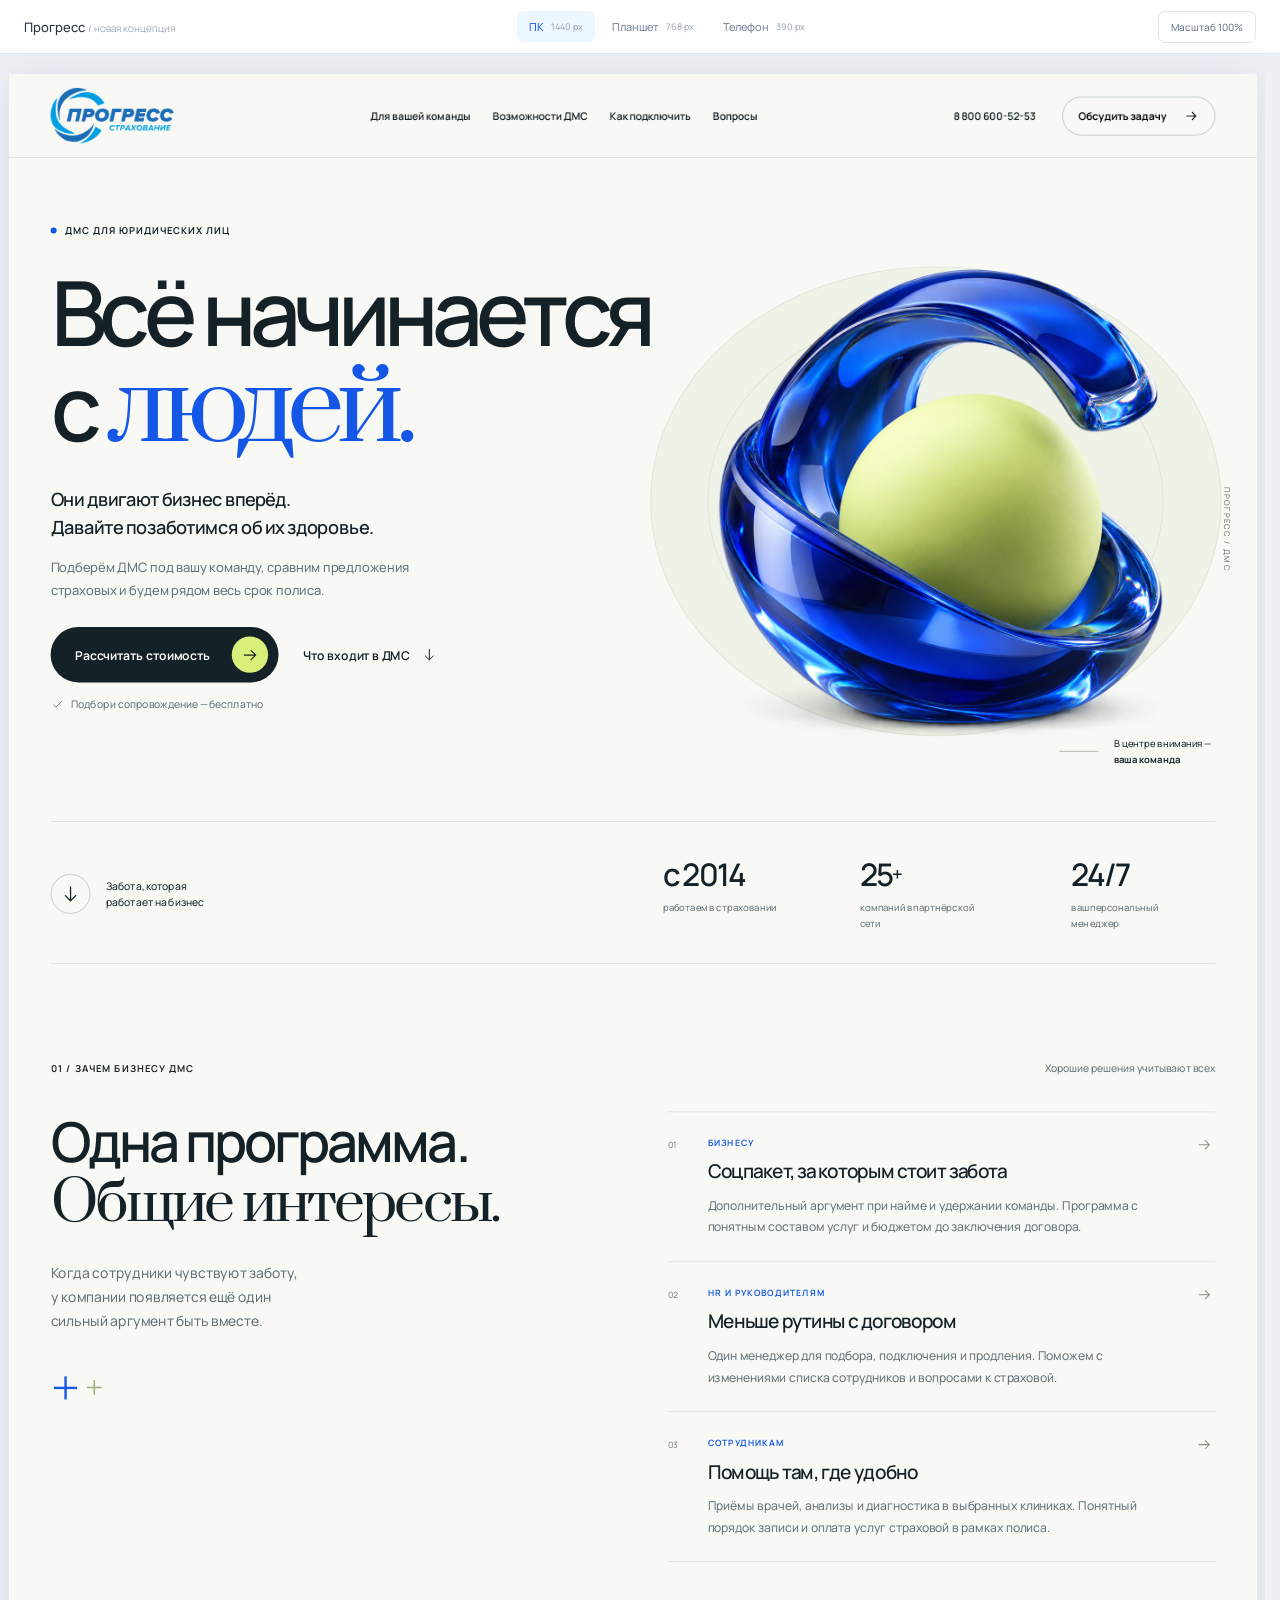
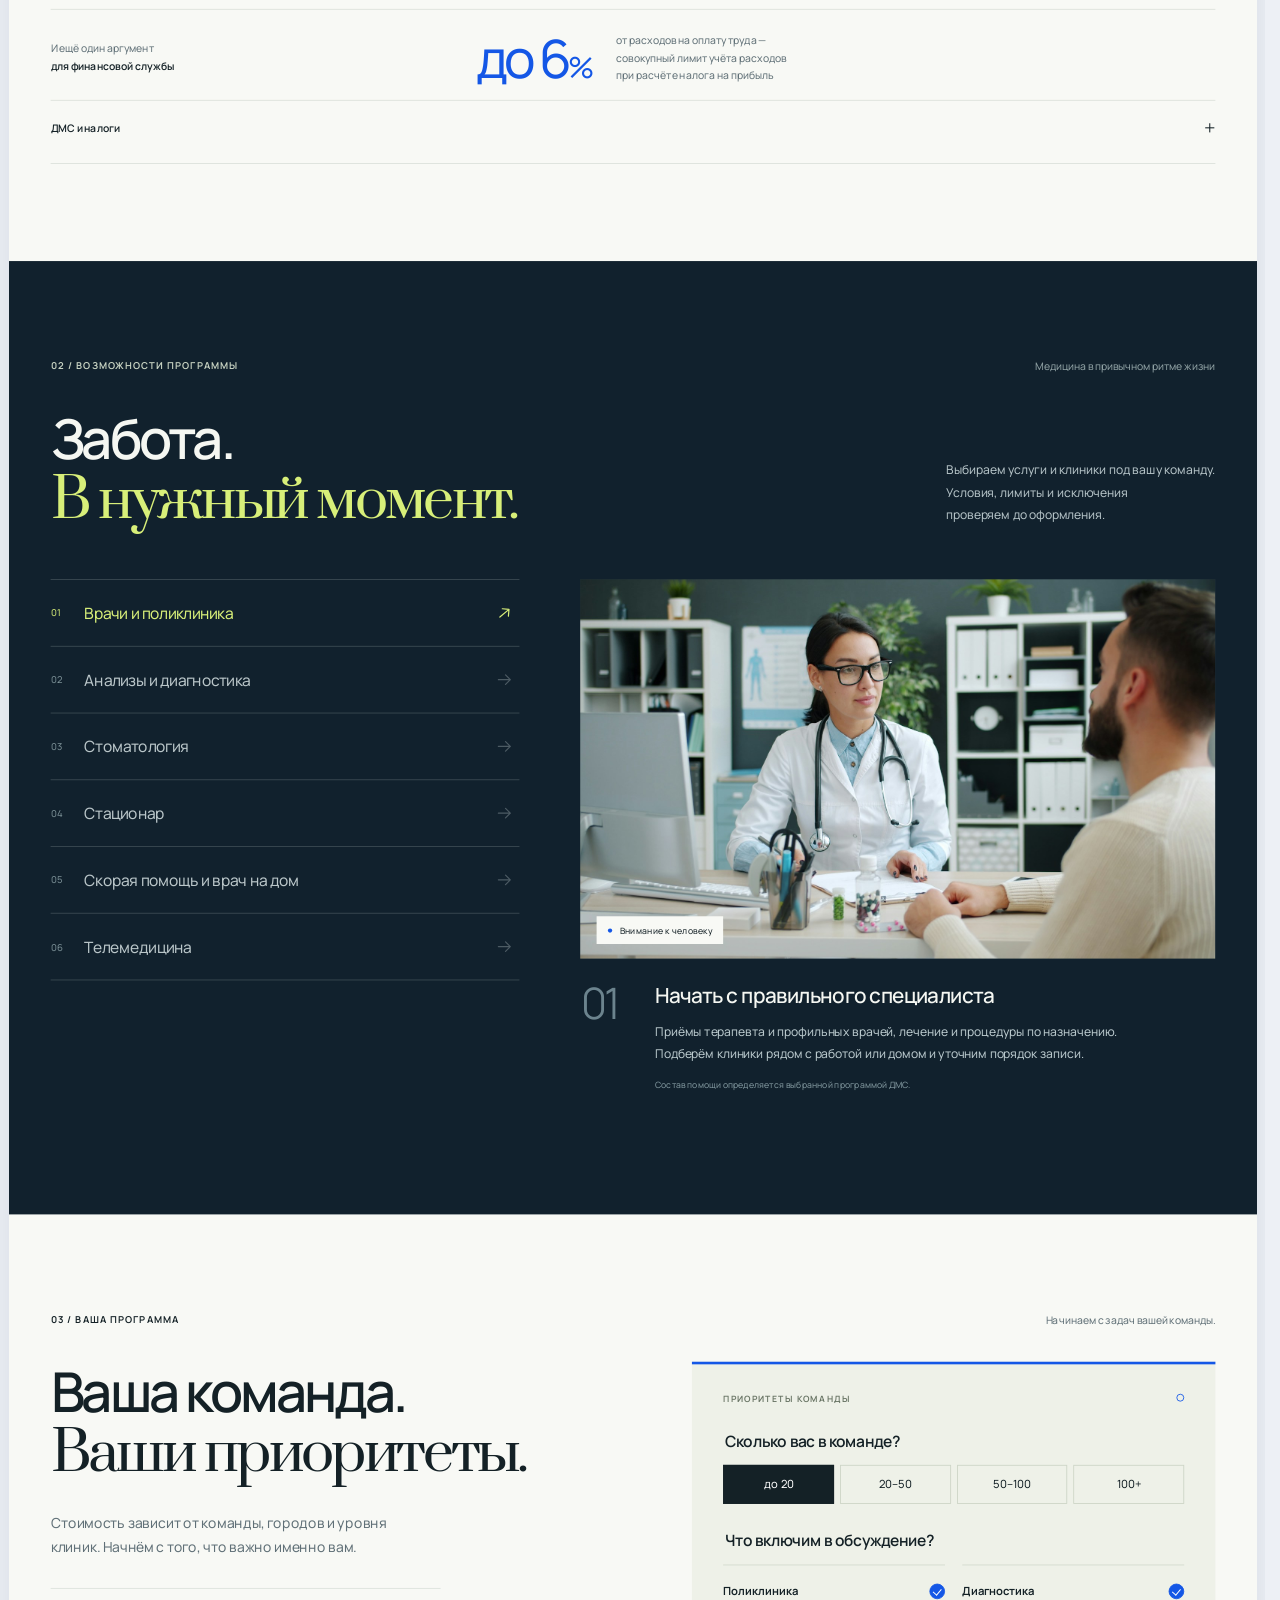
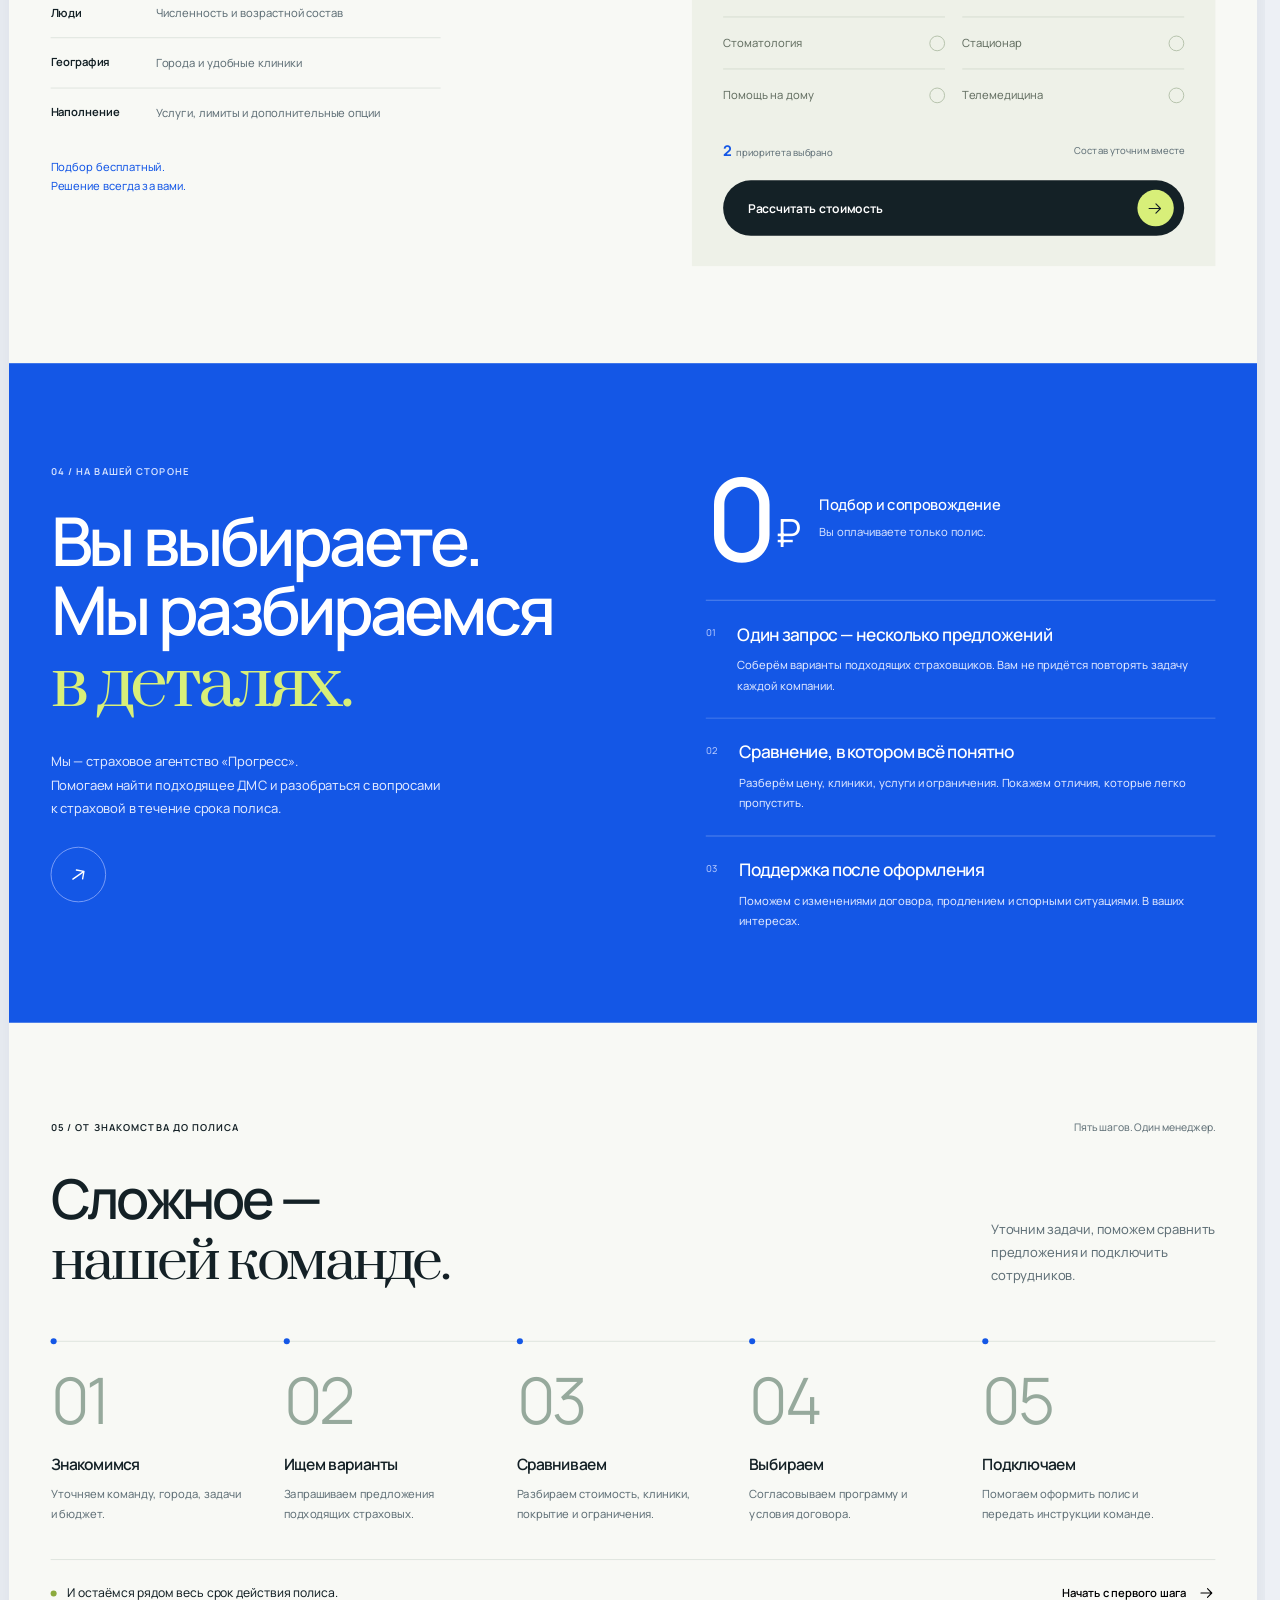
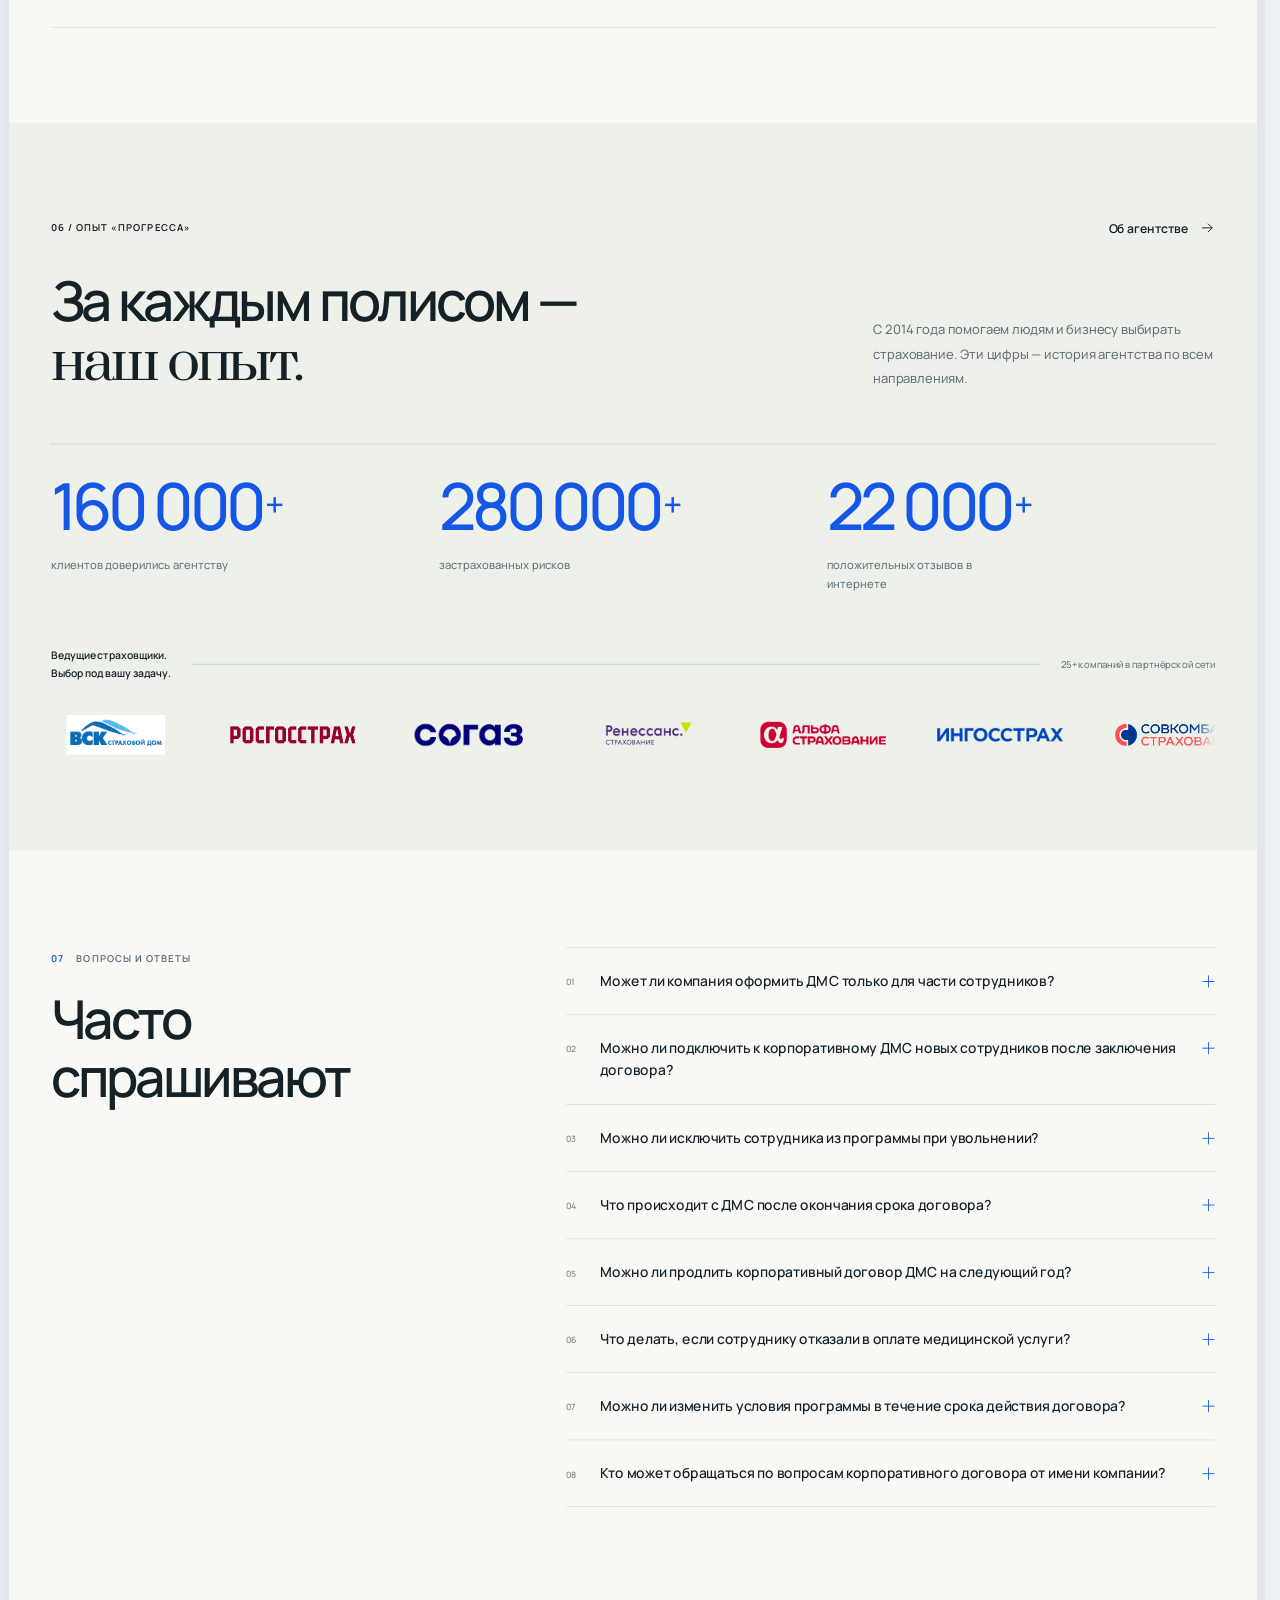
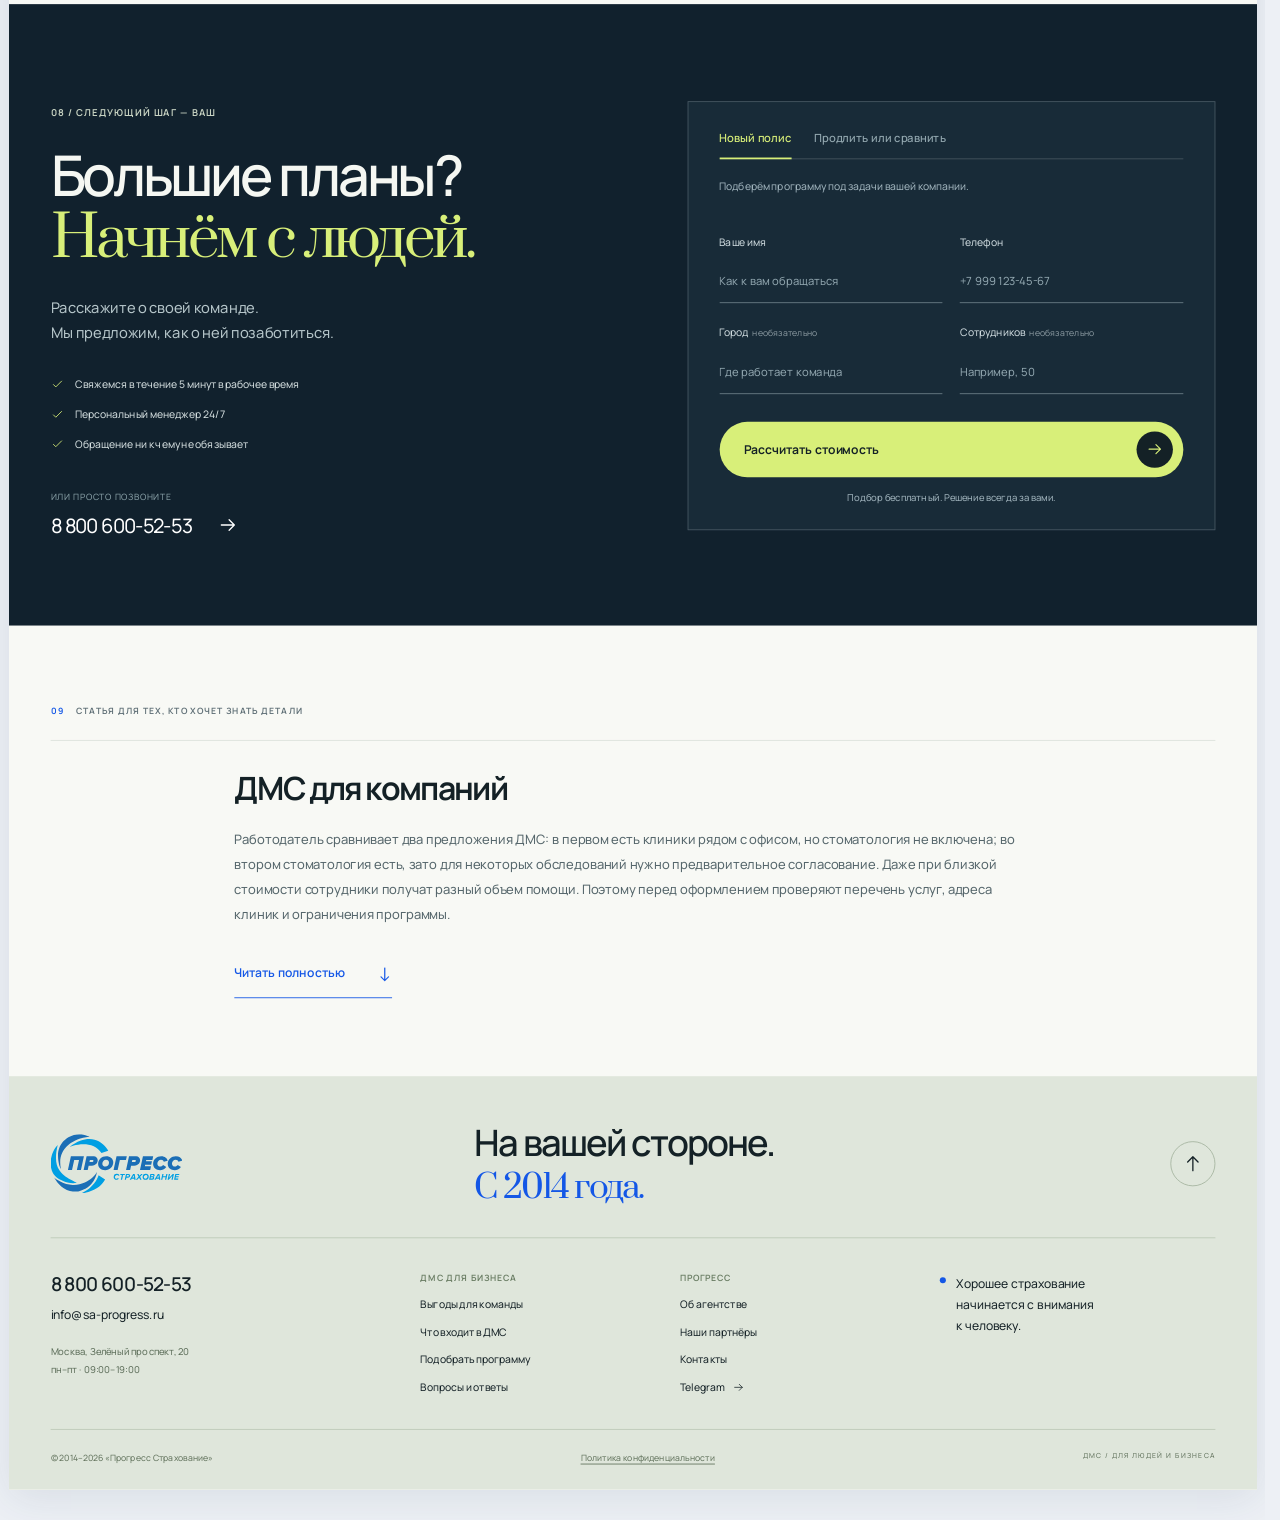
<file: desktop.html>
<!doctype html>
<html lang="ru" data-review="desktop" data-width="1440">
<head>
  <meta charset="utf-8">
  <meta name="viewport" content="width=device-width,initial-scale=1">
  <meta name="robots" content="noindex,nofollow">
  <meta name="theme-color" content="#f8f9f5">
  <meta name="description" content="ДМС для бизнеса, в центре которого люди. Бесплатно сравним предложения страховых компаний и будем рядом весь срок полиса. Прогресс Страхование.">
  <title>ПК 1440 — Новая концепция Прогресс</title>
  <link rel="icon" href="./assets/progress-logo.svg" type="image/svg+xml">
  <link rel="preload" href="./assets/fonts/Manrope.ttf" as="font" type="font/ttf" crossorigin>
  <link rel="preload" href="./assets/fonts/Prata.ttf" as="font" type="font/ttf" crossorigin>
  <link rel="stylesheet" href="./previews/desktop.css?v=59b4b84084ad">
  <link rel="stylesheet" href="./assets/vendor/lenis.css?v=59b4b84084ad">
  <script src="./assets/vendor/lenis.min.js?v=59b4b84084ad" defer></script>
  <script src="./scroll.js?v=59b4b84084ad" defer></script>
  <script src="./app.js?v=59b4b84084ad" defer></script>
<link rel="stylesheet" href="./review.css?v=59b4b84084ad"><script src="./review.js?v=59b4b84084ad" defer></script></head>
<body id="top"><div class="review-toolbar"><a class="review-brand" href="./index.html">Прогресс <span>/ новая концепция</span></a><nav aria-label="Формат предпросмотра"><a href="./desktop.html" aria-current="page">ПК<span>1440 px</span></a><a href="./tablet.html">Планшет<span>768 px</span></a><a href="./mobile.html">Телефон<span>390 px</span></a></nav><button type="button" id="review-scale" aria-pressed="false">Масштаб 100%</button></div><div class="review-stage"><div class="review-canvas">
  <a class="skip-link" href="#main">К содержанию</a>
  <header class="site-header">
    <div class="header-inner wrap">
      <a class="brand" href="https://sa-progress.ru/" aria-label="Прогресс Страхование — основной сайт"><img src="./assets/progress-logo.svg" alt="Прогресс Страхование" width="150" height="63"></a>
      <nav class="main-nav" aria-label="Основная навигация"><a href="#for-whom">Для вашей команды</a><a href="#coverage">Возможности ДМС</a><a href="#process">Как подключить</a><a href="#faq">Вопросы</a></nav>
      <a class="header-phone" href="tel:+78006005253">8 800 600-52-53</a>
      <button class="header-contact" type="button" data-open-lead>Обсудить задачу <svg viewBox="0 0 24 24" aria-hidden="true" ><path d="M4 12h15m-6-6 6 6-6 6"/></svg></button>
      <button class="menu-toggle" type="button" aria-label="Открыть меню" aria-haspopup="dialog" aria-controls="menu-dialog"><span></span><span></span></button>
    </div>
  </header>
  <main id="main">
    <section class="hero wrap" aria-labelledby="hero-title">
      <div class="hero-copy">
        <p class="eyebrow"><span class="live-dot"></span>ДМС для юридических лиц</p>
        <h1 id="hero-title">Всё начинается<br>с <em>людей.</em></h1>
        <p class="hero-lead">Они двигают бизнес вперёд.<br>Давайте позаботимся об их здоровье.</p>
        <p class="hero-description">Подберём ДМС под вашу команду, сравним предложения страховых и будем рядом весь срок полиса.</p>
        <div class="hero-actions"><button class="button button-dark" type="button" data-open-lead><span>Рассчитать стоимость</span><span class="button-arrow"><svg viewBox="0 0 24 24" aria-hidden="true" ><path d="M4 12h15m-6-6 6 6-6 6"/></svg></span></button><a class="quiet-link" href="#coverage">Что входит в ДМС <svg viewBox="0 0 24 24" aria-hidden="true" ><path d="M12 4v16m-6-6 6 6 6-6"/></svg></a></div>
        <p class="hero-note"><span class="tiny-check"><svg viewBox="0 0 24 24" aria-hidden="true" ><path d="m5 12 4 4L19 6"/></svg></span>Подбор и сопровождение — бесплатно</p>
      </div>
      <div class="hero-art" aria-label="Синий стеклянный объём бережно окружает светлую сферу">
        <div class="art-orbit" aria-hidden="true"></div>
        <img src="./assets/images/care-sculpture.png" width="1254" height="1254" alt="Стеклянная синяя лента обнимает светлую сферу — образ заботы и защиты" fetchpriority="high">
        <span class="art-caption"><span class="caption-line"></span>В центре внимания —<br><strong>ваша команда</strong></span>
        <span class="art-index" aria-hidden="true">ПРОГРЕСС / ДМС</span>
      </div>
      <div class="hero-bottom"><a href="#for-whom" class="scroll-link"><span><svg viewBox="0 0 24 24" aria-hidden="true" ><path d="M12 4v16m-6-6 6 6 6-6"/></svg></span>Забота, которая<br>работает на бизнес</a><dl class="hero-facts"><div><dt>с 2014</dt><dd>работаем в страховании</dd></div><div><dt>25<span>+</span></dt><dd>компаний в партнёрской сети</dd></div><div><dt>24/7</dt><dd>ваш персональный менеджер</dd></div></dl></div>
    </section>

    <section class="value-section wrap section-space" id="for-whom" aria-labelledby="value-title">
      <div class="section-topline"><span class="section-label">01 / Зачем бизнесу ДМС</span><span class="topline-note">Хорошие решения учитывают всех</span></div>
      <div class="value-layout">
        <div class="value-heading"><h2 id="value-title">Одна программа.<br><em>Общие интересы.</em></h2><p>Когда сотрудники чувствуют заботу,<br>у компании появляется ещё один<br>сильный аргумент быть вместе.</p><div class="value-mark" aria-hidden="true"><span>+</span><span>+</span></div></div>
        <div class="value-list">
          <article><span class="item-index">01</span><div><p class="role-label">Бизнесу</p><h3>Соцпакет, за которым стоит забота</h3><p>Дополнительный аргумент при найме и удержании команды. Программа с понятным составом услуг и бюджетом до заключения договора.</p></div><svg viewBox="0 0 24 24" aria-hidden="true" ><path d="M4 12h15m-6-6 6 6-6 6"/></svg></article>
          <article><span class="item-index">02</span><div><p class="role-label">HR и руководителям</p><h3>Меньше рутины с договором</h3><p>Один менеджер для подбора, подключения и продления. Поможем с изменениями списка сотрудников и вопросами к страховой.</p></div><svg viewBox="0 0 24 24" aria-hidden="true" ><path d="M4 12h15m-6-6 6 6-6 6"/></svg></article>
          <article><span class="item-index">03</span><div><p class="role-label">Сотрудникам</p><h3>Помощь там, где удобно</h3><p>Приёмы врачей, анализы и диагностика в выбранных клиниках. Понятный порядок записи и оплата услуг страховой в рамках полиса.</p></div><svg viewBox="0 0 24 24" aria-hidden="true" ><path d="M4 12h15m-6-6 6 6-6 6"/></svg></article>
        </div>
      </div>
      <div class="tax-strip"><div class="tax-title">И ещё один аргумент<br><strong>для финансовой службы</strong></div><div class="tax-number">до 6<span>%</span></div><p class="tax-summary">от расходов на оплату труда —<br>совокупный лимит учёта расходов<br>при расчёте налога на прибыль</p><details class="tax-details"><summary>ДМС и налоги <span aria-hidden="true">+</span></summary><div><p>Взносы по ДМС работников можно учесть в расходах при соблюдении условий пункта 16 статьи 255 НК РФ: лицензия страховщика, договор не менее чем на год и оплата медицинских расходов работников. Участие работодателя в ДМС предусматривают в трудовом или коллективном договоре.</p><p>Лимит 6% общий для взносов по ДМС, предусмотренных НК РФ договоров на медицинские услуги и расходов из пункта 24.2 статьи 255. Это лимит учитываемых расходов, а не размер экономии на налоге.</p><p>Взносы работодателя по ДМС освобождаются от страховых взносов при соблюдении условий подпункта 5 пункта 1 статьи 422 НК РФ. Важен срок страхования каждого работника: при прекращении до года или включении на меньший срок освобождение может не применяться.</p><p>Учёт зависит от налогового режима и условий договора. <a href="https://www.consultant.ru/document/cons_doc_LAW_28165/7b1ea255e5f4f1ac2bb055d2d61a28b4a03f6856/" target="_blank" rel="noopener">Статья 255 НК РФ</a> · <a href="https://www.consultant.ru/document/cons_doc_LAW_28165/30e4690deae106140c96017db18054a3175e14f6/" target="_blank" rel="noopener">Статья 422 НК РФ</a> · <a href="https://www.nalog.gov.ru/rn77/news/activities_fts/15685469/" target="_blank" rel="noopener">Разъяснение ФНС</a></p></div></details></div>
    </section>

    <section class="coverage-section dark-section section-space" id="coverage" aria-labelledby="coverage-title">
      <div class="wrap"><div class="section-topline"><span class="section-label">02 / Возможности программы</span><span class="topline-note">Медицина в привычном ритме жизни</span></div><div class="coverage-heading"><h2 id="coverage-title">Забота.<br><em>В нужный момент.</em></h2><p>Выбираем услуги и клиники под вашу команду.<br>Условия, лимиты и исключения<br>проверяем до оформления.</p></div>
        <div class="coverage-layout"><div class="coverage-tabs" role="tablist" aria-label="Медицинская помощь" aria-orientation="vertical">
          <button type="button" id="care-tab-0" role="tab" aria-selected="true" aria-controls="care-panel" data-care="0"><span>01</span><strong>Врачи и поликлиника</strong><svg viewBox="0 0 24 24" aria-hidden="true" ><path d="M4 12h15m-6-6 6 6-6 6"/></svg></button>
          <button type="button" id="care-tab-1" role="tab" aria-selected="false" aria-controls="care-panel" tabindex="-1" data-care="1"><span>02</span><strong>Анализы и диагностика</strong><svg viewBox="0 0 24 24" aria-hidden="true" ><path d="M4 12h15m-6-6 6 6-6 6"/></svg></button>
          <button type="button" id="care-tab-2" role="tab" aria-selected="false" aria-controls="care-panel" tabindex="-1" data-care="2"><span>03</span><strong>Стоматология</strong><svg viewBox="0 0 24 24" aria-hidden="true" ><path d="M4 12h15m-6-6 6 6-6 6"/></svg></button>
          <button type="button" id="care-tab-3" role="tab" aria-selected="false" aria-controls="care-panel" tabindex="-1" data-care="3"><span>04</span><strong>Стационар</strong><svg viewBox="0 0 24 24" aria-hidden="true" ><path d="M4 12h15m-6-6 6 6-6 6"/></svg></button>
          <button type="button" id="care-tab-4" role="tab" aria-selected="false" aria-controls="care-panel" tabindex="-1" data-care="4"><span>05</span><strong>Скорая помощь и врач на дом</strong><svg viewBox="0 0 24 24" aria-hidden="true" ><path d="M4 12h15m-6-6 6 6-6 6"/></svg></button>
          <button type="button" id="care-tab-5" role="tab" aria-selected="false" aria-controls="care-panel" tabindex="-1" data-care="5"><span>06</span><strong>Телемедицина</strong><svg viewBox="0 0 24 24" aria-hidden="true" ><path d="M4 12h15m-6-6 6 6-6 6"/></svg></button>
        </div><div class="care-feature"><figure><img src="./assets/images/consultation.jpg" alt="Врач обсуждает с пациентом вопросы здоровья" width="1800" height="1013" loading="lazy"><figcaption><span class="live-dot"></span>Внимание к человеку</figcaption></figure><div id="care-panel" role="tabpanel" aria-labelledby="care-tab-0" tabindex="0"><span class="care-panel-number" aria-hidden="true">01</span><div><h3 id="care-panel-title">Начать с правильного специалиста</h3><p id="care-panel-copy">Приёмы терапевта и профильных врачей, лечение и процедуры по назначению. Подберём клиники рядом с работой или домом и уточним порядок записи.</p><span class="care-condition">Состав помощи определяется выбранной программой ДМС.</span></div></div></div></div>
      </div>
    </section>

    <section class="program-section wrap section-space" id="price" aria-labelledby="program-title">
      <div class="section-topline"><span class="section-label">03 / Ваша программа</span><span class="topline-note">Начинаем с задач вашей команды.</span></div>
      <div class="program-layout"><div class="program-copy"><h2 id="program-title">Ваша команда.<br><em>Ваши приоритеты.</em></h2><p>Стоимость зависит от команды, городов и уровня клиник. Начнём с того, что важно именно вам.</p><dl class="price-factors"><div><dt>Люди</dt><dd>Численность и возрастной состав</dd></div><div><dt>География</dt><dd>Города и удобные клиники</dd></div><div><dt>Наполнение</dt><dd>Услуги, лимиты и дополнительные опции</dd></div></dl><span class="program-footnote">Подбор бесплатный.<br>Решение всегда за вами.</span></div>
      <div class="program-sheet"><div class="sheet-top"><span>ПРИОРИТЕТЫ КОМАНДЫ</span><span class="sheet-dot"></span></div><fieldset class="team-size"><legend>Сколько вас в команде?</legend><div><label><input type="radio" name="team-size" value="до 20" checked><span>до 20</span></label><label><input type="radio" name="team-size" value="20–50"><span>20–50</span></label><label><input type="radio" name="team-size" value="50–100"><span>50–100</span></label><label><input type="radio" name="team-size" value="100+"><span>100+</span></label></div></fieldset>
        <fieldset class="service-choices"><legend>Что включим в обсуждение?</legend><label><input type="checkbox" name="service" value="Поликлиника" checked><span>Поликлиника<i aria-hidden="true"></i></span></label><label><input type="checkbox" name="service" value="Диагностика" checked><span>Диагностика<i aria-hidden="true"></i></span></label><label><input type="checkbox" name="service" value="Стоматология"><span>Стоматология<i aria-hidden="true"></i></span></label><label><input type="checkbox" name="service" value="Стационар"><span>Стационар<i aria-hidden="true"></i></span></label><label><input type="checkbox" name="service" value="Помощь на дому"><span>Помощь на дому<i aria-hidden="true"></i></span></label><label><input type="checkbox" name="service" value="Телемедицина"><span>Телемедицина<i aria-hidden="true"></i></span></label></fieldset><div class="selection-summary"><span><strong id="service-count">2</strong> <span id="service-count-label">приоритета</span> выбрано</span><span>Состав уточним вместе</span></div><button class="button button-dark" type="button" data-open-lead data-context="program"><span>Рассчитать стоимость</span><span class="button-arrow"><svg viewBox="0 0 24 24" aria-hidden="true" ><path d="M4 12h15m-6-6 6 6-6 6"/></svg></span></button>
      </div></div>
    </section>

    <section class="agency-section section-space" id="agency" aria-labelledby="agency-title"><div class="wrap agency-layout">
      <div class="agency-copy"><span class="section-label">04 / На вашей стороне</span><h2 id="agency-title">Вы выбираете.<br>Мы разбираемся<br><em>в деталях.</em></h2><p>Мы — страховое агентство «Прогресс».<br>Помогаем найти подходящее ДМС и разобраться с вопросами к страховой в течение срока полиса.</p><a class="circle-link" href="#request" aria-label="Обсудить подбор ДМС"><svg viewBox="0 0 24 24" aria-hidden="true" ><path d="M4 12h15m-6-6 6 6-6 6"/></svg></a></div>
      <div class="agency-right"><div class="agency-free"><span class="zero">0<span>₽</span></span><div><strong>Подбор и сопровождение</strong><p>Вы оплачиваете только полис.</p></div></div><ol class="agency-list"><li><span>01</span><div><h3>Один запрос — несколько предложений</h3><p>Соберём варианты подходящих страховщиков. Вам не придётся повторять задачу каждой компании.</p></div></li><li><span>02</span><div><h3>Сравнение, в котором всё понятно</h3><p>Разберём цену, клиники, услуги и ограничения. Покажем отличия, которые легко пропустить.</p></div></li><li><span>03</span><div><h3>Поддержка после оформления</h3><p>Поможем с изменениями договора, продлением и спорными ситуациями. В ваших интересах.</p></div></li></ol></div>
    </div></section>

    <section class="process-section wrap section-space" id="process" aria-labelledby="process-title"><div class="section-topline"><span class="section-label">05 / От знакомства до полиса</span><span class="topline-note">Пять шагов. Один менеджер.</span></div><div class="process-heading"><h2 id="process-title">Сложное —<br><em>нашей команде.</em></h2><p>Уточним задачи, поможем сравнить<br>предложения и подключить<br>сотрудников.</p></div><ol class="process-track"><li><span class="process-number">01</span><h3>Знакомимся</h3><p>Уточняем команду, города, задачи и бюджет.</p></li><li><span class="process-number">02</span><h3>Ищем варианты</h3><p>Запрашиваем предложения подходящих страховых.</p></li><li><span class="process-number">03</span><h3>Сравниваем</h3><p>Разбираем стоимость, клиники, покрытие и ограничения.</p></li><li><span class="process-number">04</span><h3>Выбираем</h3><p>Согласовываем программу и условия договора.</p></li><li><span class="process-number">05</span><h3>Подключаем</h3><p>Помогаем оформить полис и передать инструкции команде.</p></li></ol><div class="process-after"><p><span class="live-dot"></span>И остаёмся рядом весь срок действия полиса.</p><button type="button" class="text-button" data-open-lead>Начать с первого шага <svg viewBox="0 0 24 24" aria-hidden="true" ><path d="M4 12h15m-6-6 6 6-6 6"/></svg></button></div></section>

    <section class="trust-section section-space" id="trust" aria-labelledby="trust-title"><div class="wrap"><div class="section-topline"><span class="section-label">06 / Опыт «Прогресса»</span><a class="inline-link" href="https://sa-progress.ru/o-kompanii/" target="_blank" rel="noopener">Об агентстве <svg viewBox="0 0 24 24" aria-hidden="true" ><path d="M4 12h15m-6-6 6 6-6 6"/></svg></a></div><div class="trust-layout"><h2 id="trust-title">За каждым полисом —<br><em>наш опыт.</em></h2><p>С 2014 года помогаем людям и бизнесу выбирать страхование. Эти цифры — история агентства по всем направлениям.</p></div><dl class="trust-facts"><div><dt>160 000<span>+</span></dt><dd>клиентов доверились агентству</dd></div><div><dt>280 000<span>+</span></dt><dd>застрахованных рисков</dd></div><div><dt>22 000<span>+</span></dt><dd>положительных отзывов в интернете</dd></div></dl><div class="partner-heading"><span>Ведущие страховщики.<br>Выбор под вашу задачу.</span><span class="partner-line"></span><span>25+ компаний в партнёрской сети</span></div><div class="partner-marquee" tabindex="0" aria-label="Страховые компании — партнёры агентства"><div class="partner-track"><ul class="partner-group" aria-label="Страховщики — партнёры агентства"><li><img src="./assets/partners/vsk.png" alt="ВСК" loading="lazy"></li><li><img src="./assets/partners/rgs.png" alt="Росгосстрах" loading="lazy"></li><li><img src="./assets/partners/sogaz.png" alt="Согаз" loading="lazy"></li><li><img src="./assets/partners/ren.png" alt="Ренессанс страхование" loading="lazy"></li><li><img src="./assets/partners/alfa.png" alt="АльфаСтрахование" loading="lazy"></li><li><img src="./assets/partners/ingos.png" alt="Ингосстрах" loading="lazy"></li><li><img src="./assets/partners/sovcom.png" alt="Совкомбанк страхование" loading="lazy"></li><li><img src="./assets/partners/reso.png" alt="Ресо-Гарантия" loading="lazy"></li><li><img src="./assets/partners/soglasie.png" alt="Согласие" loading="lazy"></li><li><img src="./assets/partners/t-insurance.png" alt="Тинькофф страхование" loading="lazy"></li><li><img src="./assets/partners/sber.png" alt="Сбербанк Страхование" loading="lazy"></li></ul><ul class="partner-group" aria-hidden="true"><li><img src="./assets/partners/vsk.png" alt="" loading="lazy"></li><li><img src="./assets/partners/rgs.png" alt="" loading="lazy"></li><li><img src="./assets/partners/sogaz.png" alt="" loading="lazy"></li><li><img src="./assets/partners/ren.png" alt="" loading="lazy"></li><li><img src="./assets/partners/alfa.png" alt="" loading="lazy"></li><li><img src="./assets/partners/ingos.png" alt="" loading="lazy"></li><li><img src="./assets/partners/sovcom.png" alt="" loading="lazy"></li><li><img src="./assets/partners/reso.png" alt="" loading="lazy"></li><li><img src="./assets/partners/soglasie.png" alt="" loading="lazy"></li><li><img src="./assets/partners/t-insurance.png" alt="" loading="lazy"></li><li><img src="./assets/partners/sber.png" alt="" loading="lazy"></li></ul></div></div></div></section>

    <section class="section faq-section" id="faq" aria-labelledby="faq-title" data-section="8">
  <div class="faq-layout"><div class="faq-heading"><span class="section-kicker"><span class="kicker-index">07</span><span>Вопросы и ответы</span></span><h2 id="faq-title">Часто спрашивают</h2></div><div class="faq-list"><details class="faq-item" name="faq"><summary><span class="faq-index">01</span><span data-source-faq-question="0">Может ли компания оформить ДМС только для части сотрудников?</span><span class="disclosure-mark" aria-hidden="true"></span></summary><div class="faq-answer"><p data-source-faq-answer="0">Да, если страховщик допускает выбранный состав группы. Например, можно запросить программу для определенного подразделения или категории работников. Перед оформлением уточняют минимальную численность группы и закрепляют понятные условия предоставления льготы.</p></div></details>
<details class="faq-item" name="faq"><summary><span class="faq-index">02</span><span data-source-faq-question="1">Можно ли подключить к корпоративному ДМС новых сотрудников после заключения договора?</span><span class="disclosure-mark" aria-hidden="true"></span></summary><div class="faq-answer"><p data-source-faq-answer="1">Да, при наличии такой процедуры в договоре. Страховщик уточнит, какие сведения передать, с какой даты начнется обслуживание и потребуется ли доплата за оставшийся срок.</p></div></details>
<details class="faq-item" name="faq"><summary><span class="faq-index">03</span><span data-source-faq-question="2">Можно ли исключить сотрудника из программы при увольнении?</span><span class="disclosure-mark" aria-hidden="true"></span></summary><div class="faq-answer"><p data-source-faq-answer="2">Обычно да, в порядке, предусмотренном договором. Работодатель уведомляет страховщика об изменении списка и уточняет дату прекращения обслуживания и правила возможного перерасчета.</p></div></details>
<details class="faq-item" name="faq"><summary><span class="faq-index">04</span><span data-source-faq-question="3">Что происходит с ДМС после окончания срока договора?</span><span class="disclosure-mark" aria-hidden="true"></span></summary><div class="faq-answer"><p data-source-faq-answer="3">Покрытие прекращается в дату окончания договора, если страхование не продлили. Чтобы сотрудники не остались без доступа к программе между периодами, новый срок обслуживания лучше согласовать заранее.</p></div></details>
<details class="faq-item" name="faq"><summary><span class="faq-index">05</span><span data-source-faq-question="4">Можно ли продлить корпоративный договор ДМС на следующий год?</span><span class="disclosure-mark" aria-hidden="true"></span></summary><div class="faq-answer"><p data-source-faq-answer="4">Да, если стороны согласуют продление или заключение нового договора. Перед этим проверяют обновленный список сотрудников, доступность клиник, состав услуг и новый расчет стоимости.</p></div></details>
<details class="faq-item" name="faq"><summary><span class="faq-index">06</span><span data-source-faq-question="5">Что делать, если сотруднику отказали в оплате медицинской услуги?</span><span class="disclosure-mark" aria-hidden="true"></span></summary><div class="faq-answer"><p data-source-faq-answer="5">Сначала запросите у сервисной службы страховщика конкретную причину отказа: услуга может отсутствовать в программе, требовать направления или предварительного согласования. Сохраните ответ, медицинское назначение и связанные документы. Если договор оформлен через «Прогресс Страхование», менеджер поможет разобраться в условиях и порядке дальнейшего обращения.</p></div></details>
<details class="faq-item" name="faq"><summary><span class="faq-index">07</span><span data-source-faq-question="6">Можно ли изменить условия программы в течение срока действия договора?</span><span class="disclosure-mark" aria-hidden="true"></span></summary><div class="faq-answer"><p data-source-faq-answer="6">Иногда да, если страховщик согласует изменения. Расширение услуг, изменение перечня клиник или подключение новой группы сотрудников может потребовать дополнительного соглашения и перерасчета стоимости.</p></div></details>
<details class="faq-item" name="faq"><summary><span class="faq-index">08</span><span data-source-faq-question="7">Кто может обращаться по вопросам корпоративного договора от имени компании?</span><span class="disclosure-mark" aria-hidden="true"></span></summary><div class="faq-answer"><p data-source-faq-answer="7">Руководитель или уполномоченный представитель работодателя — например, сотрудник HR-службы. Порядок подтверждения полномочий и обмена сведениями согласовывают при оформлении договора.</p></div></details></div></div>
</section>

    <section class="request-section dark-section section-space" id="request" aria-labelledby="request-title"><div class="wrap request-layout"><div class="request-copy"><span class="section-label">08 / Следующий шаг — ваш</span><h2 id="request-title">Большие планы?<br><em>Начнём с людей.</em></h2><p>Расскажите о своей команде.<br>Мы предложим, как о ней позаботиться.</p><ul><li><svg viewBox="0 0 24 24" aria-hidden="true" ><path d="m5 12 4 4L19 6"/></svg>Свяжемся в течение 5 минут в рабочее время</li><li><svg viewBox="0 0 24 24" aria-hidden="true" ><path d="m5 12 4 4L19 6"/></svg>Персональный менеджер 24/7</li><li><svg viewBox="0 0 24 24" aria-hidden="true" ><path d="m5 12 4 4L19 6"/></svg>Обращение ни к чему не обязывает</li></ul><div class="request-phone"><span>Или просто позвоните</span><a href="tel:+78006005253">8 800 600-52-53 <svg viewBox="0 0 24 24" aria-hidden="true" ><path d="M4 12h15m-6-6 6 6-6 6"/></svg></a></div></div>
      <form class="request-form" id="request-form" data-lead-form novalidate><fieldset class="request-scenarios"><legend class="sr-only">Ваша задача</legend><label><input type="radio" name="scenario" value="new" checked><span>Новый полис</span></label><label><input type="radio" name="scenario" value="renew"><span>Продлить или сравнить</span></label></fieldset><p id="scenario-description">Подберём программу под задачи вашей компании.</p><div class="request-fields"><label class="field"><span>Ваше имя</span><input name="name" autocomplete="given-name" placeholder="Как к вам обращаться" required maxlength="80" aria-describedby="request-name-error"><small class="field-error" id="request-name-error"></small></label><label class="field"><span>Телефон</span><input name="phone" type="tel" inputmode="tel" autocomplete="tel" placeholder="+7 999 123-45-67" required maxlength="22" aria-describedby="request-phone-error"><small class="field-error" id="request-phone-error"></small></label><label class="field"><span>Город <i>необязательно</i></span><input name="city" autocomplete="address-level2" placeholder="Где работает команда" maxlength="100"></label><label class="field"><span>Сотрудников <i>необязательно</i></span><input name="employees" type="number" min="1" max="100000" inputmode="numeric" placeholder="Например, 50" aria-describedby="employees-error"><small class="field-error" id="employees-error"></small></label></div><div class="program-file" id="program-file" hidden><label><span id="file-label">Прикрепить действующую программу</span><span aria-hidden="true">＋</span><input id="policy-file" type="file" accept=".pdf,.doc,.docx,.xls,.xlsx" aria-label="Прикрепить действующую программу"></label><small>Необязательно · PDF, DOCX, XLSX · до 10 МБ</small><p id="file-error" class="field-error" role="status"></p></div><button class="button button-lime" type="submit"><span>Рассчитать стоимость</span><span class="button-arrow"><svg viewBox="0 0 24 24" aria-hidden="true" ><path d="M4 12h15m-6-6 6 6-6 6"/></svg></span></button><p class="form-assurance">Подбор бесплатный. Решение всегда за вами.</p></form>
    </div></section>

    <section class="section article-section" id="article" aria-labelledby="article-title" data-section="10">
  <div class="article-label"><span class="section-kicker"><span class="kicker-index">09</span><span>Статья для тех, кто хочет знать детали</span></span></div>
  <article class="seo-article"><h2 data-source-article="0" id="article-title"><strong>ДМС для компаний</strong></h2>
<p data-source-article="1">Работодатель сравнивает два предложения ДМС: в первом есть клиники рядом с офисом, но стоматология не включена; во втором стоматология есть, зато для некоторых обследований нужно предварительное согласование. Даже при близкой стоимости сотрудники получат разный объем помощи. Поэтому перед оформлением проверяют перечень услуг, адреса клиник и ограничения программы.</p>
<div id="article-more" hidden><p data-source-article="2">При подборе ДМС для юридических лиц в Москве учитывают численность команды, районы обслуживания, необходимые услуги и бюджет. «Прогресс Страхование» помогает получить предложения нескольких страховщиков, сопоставить условия и оформить корпоративный договор.</p>
<h3 data-source-article="3"><strong>Что такое корпоративное ДМС и как оно работает</strong></h3>
<p data-source-article="4">Добровольное медицинское страхование для юридических лиц — это договор, по которому работодатель оплачивает страховую программу для сотрудников. Страховщик организует медицинскую помощь в объеме, указанном в договоре: приемы врачей, диагностику, лечение и другие согласованные услуги.</p>
<p data-source-article="5">Страхование ДМС для юридических лиц оформляется по корпоративному договору: работодатель выступает страхователем, сотрудники — застрахованными лицами. Запись к врачу может проходить напрямую через клинику или через сервисную службу страховщика. Для отдельных обследований и госпитализации иногда нужны направление врача и предварительное согласование — этот порядок указан в программе.</p>
<p data-source-article="6">В договоре проверяют список сотрудников, дату начала обслуживания, перечень медицинских услуг и сеть клиник. Например, больница может входить в сеть страховщика, но плановая госпитализация по выбранному пакету будет недоступна. Для нее нужен отдельный раздел покрытия.</p>
<p data-source-article="7">Условия могут различаться для групп персонала. Организация вправе запросить несколько уровней программ, а возможность их объединения в одном договоре нужно согласовать со страховой компанией.</p>
<h3 data-source-article="8"><strong>Какие задачи бизнеса решает ДМС для сотрудников</strong></h3>
<p data-source-article="9">ДМС для организаций включают в социальный пакет, когда хотят предложить сотрудникам доступные клиники и понятный порядок обращения за медицинской помощью.</p>
<ul><li data-source-article="10">Социальный пакет и конкурентоспособность работодателя. В вакансии можно указать конкретные услуги: приемы врачей в частных клиниках, диагностику или стоматологию. При этом кандидатам важно сообщать, с какого момента начинает действовать полис и какие услуги действительно включены.</li>
<li data-source-article="11">Забота о здоровье коллектива. Работникам проще планировать консультации и обследования, когда есть подходящие клиники и ясные правила записи. При выборе учитывают сменный график, удаленную работу и расположение подразделений.</li>
<li data-source-article="12">Удержание персонала и HR-бренд. Корпоративный ДМС для бизнеса и ООО может стать аргументом при выборе работодателя, если сотрудникам доступны востребованные клиники и услуги. Правила подключения новых работников и перехода между программами лучше закрепить до запуска.</li>
<li data-source-article="13">Организация медицинского обслуживания. HR-отдел передает страховщику изменения в списках сотрудников, информирует персонал о программе и направляет вопросы в сервисную службу. Порядок таких обращений и ответственных лиц фиксируют при заключении договора.</li>
</ul><p data-source-article="14">При запуске ДМС сотрудникам передают список доступных клиник, контакты сервисной службы и инструкцию по записи. В ней отдельно указывают, какие обследования требуют согласования и что делать, если клиника не может принять по полису.</p>
<h3 data-source-article="15"><strong>Какие медицинские услуги можно включить в программу ДМС</strong></h3>
<p data-source-article="16">Медицинская страховка для юридических лиц может состоять из базовой амбулаторной помощи и дополнительных разделов. Для каждого вида помощи нужно уточнить, какие услуги включены, где их оказывают и требуется ли согласование.</p>
<ul><li data-source-article="17">Амбулаторно-поликлиническая помощь. Прием терапевта и профильных специалистов, лечение и процедуры по назначению врача. Уточняют доступность повторных приемов, вызова врача на дом и дистанционных консультаций.</li>
<li data-source-article="18">Диагностика и лабораторные исследования. Анализы, УЗИ и инструментальные обследования. Для КТ, МРТ и дорогостоящей диагностики страховщик может устанавливать особый порядок назначения и согласования.</li>
<li data-source-article="19">Стоматологическая помощь. Лечение кариеса, диагностика, удаление зубов и другие услуги в пределах выбранного пакета. Протезирование, имплантацию, ортодонтию и профилактическую гигиену проверяют отдельно: эти услуги не всегда включены.</li>
<li data-source-article="20">Скорая и неотложная медицинская помощь. Вызов бригады, неотложная помощь и транспортировка — если предусмотрены программой. Важны территория обслуживания и порядок вызова.</li>
<li data-source-article="21">Стационарное лечение и дополнительные опции. Плановая или экстренная госпитализация, операции, телемедицина, профилактические осмотры и отдельные программы обследований. Для стационара уточняют перечень оснований, медицинские организации и лимиты.</li>
</ul><p data-source-article="22">Страховка ДМС для юридических лиц может включать раздел «Стоматология», но перечень услуг внутри него отличается. В одной программе предусмотрено лечение кариеса, в другой — также удаление зубов и некоторые хирургические процедуры. Поэтому при сравнении смотрят расшифровку раздела в приложении к договору.</p>
<p data-source-article="23">Отдельно проверьте порядок согласования сложной диагностики: кто оформляет направление, куда обращаться сотруднику и какие документы запрашивает страховщик. Если в ближайшей клинике нужного исследования нет, важно заранее знать, как согласуется обращение в другое учреждение.</p>
<h3 data-source-article="24"><strong>Как подобрать программу ДМС для организации</strong></h3>
<p data-source-article="25">Перед запросом предложений полезно разделить сотрудников по городам, подразделениям и режиму работы. Для офиса в центре Москвы и сменного персонала на удаленной площадке удобная сеть клиник может оказаться разной.</p>
<ul><li data-source-article="26">Численность сотрудников. Укажите количество работников, которых планируете включить сразу, и ожидаемое пополнение штата. Уточните у страховщика минимальную численность группы и правила подключения в течение года.</li>
<li data-source-article="27">Бюджет на медицинское страхование. Определите общий предел расходов и приоритетные услуги. Если бюджет ограничен, сравните несколько вариантов наполнения с прозрачным перечнем различий.</li>
<li data-source-article="28">География обслуживания. Когда компания оформляет ДМС для юр лиц в Москве и других городах, список клиник проверяют по каждому филиалу. Наличие страховщика в регионе еще не подтверждает, что нужные специалисты доступны по выбранному пакету.</li>
<li data-source-article="29">Потребности разных категорий персонала. Работникам со сменным графиком и сотрудникам, которые часто ездят по регионам, могут понадобиться разные условия записи и обслуживания. Для отдельных групп можно запросить расширенные программы.</li>
<li data-source-article="30">Медицинские организации и доступность услуг. Проверьте адреса, профиль клиник, порядок записи, ограничения по специалистам и диагностике. Уточните, как страховщик информирует об изменениях медицинской сети.</li>
</ul><p data-source-article="31">Например, в предложении указаны десятки клиник по Москве, но большинство сотрудников работает в одном районе. Вместо общей численности медицинской сети лучше проверить ближайшие адреса, часы приема и наличие нужных специалистов.</p>
<p data-source-article="32">Если часть сотрудников работает удаленно, заранее уточните, какие клиники доступны по месту их проживания и можно ли обслуживаться вне города работодателя. Для разъездного персонала важны условия помощи в командировках.</p>
<h3 data-source-article="33"><strong>От чего зависит стоимость ДМС для юридических лиц</strong></h3>
<p data-source-article="34">Стоимость полиса ДМС для юридических лиц страховщик рассчитывает под конкретную группу сотрудников и набор медицинских услуг. Итоговую сумму обычно определяют после получения исходных данных; универсального тарифа для всех организаций нет.</p>
<ul><li data-source-article="35">Количество застрахованных сотрудников. Для крупных групп страховщик может предложить другой тариф на человека, но результат зависит от состава коллектива и условий программы. Уточните, изменится ли ставка при расширении штата.</li>
<li data-source-article="36">Состав страховой программы. Добавление стоматологии, стационара или расширенной диагностики меняет расчет. Запросите стоимость основного пакета и каждой дополнительной опции отдельно: так легче оценить, что укладывается в бюджет.</li>
<li data-source-article="37">Возрастной состав и характеристики группы. Страховщик может запрашивать возрастные данные и сведения, предусмотренные его правилами расчета. Конкретный набор параметров уточняют при заявке.</li>
<li data-source-article="38">Уровень клиник и территория обслуживания. Медицинские центры разных категорий и обслуживание в нескольких регионах могут стоить по-разному. Важно проверить, какие учреждения доступны каждому сотруднику.</li>
</ul><p data-source-article="39">Если у страховщика есть калькулятор ДМС для юридических лиц, указанная в нем цена обычно предварительная. Для расчета под компанию потребуются численность группы, города обслуживания, желаемые клиники, состав услуг и бюджет. Эти сведения можно передать в «Прогресс Страхование»: агентство запросит подходящие предложения и поможет сравнить их по наполнению.</p>
<p data-source-article="40">Если расчет представлен в виде цены на одного сотрудника, отдельно уточните стоимость дополнительных опций, порядок доплаты за новых работников и условия перерасчета при увольнении. Эти параметры влияют на расходы компании в течение года.</p>
<h3 data-source-article="41"><strong>Как оформить ДМС для юридического лица</strong></h3>
<p data-source-article="42">Для оформления работодатель передает параметры программы и согласует условия со страховщиком. «Прогресс Страхование» помогает пройти подбор и оформление по следующей схеме.</p>
<ol><li data-source-article="43">Заявка и исходные данные. Сообщите название компании, города обслуживания, численность сотрудников, бюджет и желаемые услуги. Состав необходимых сведений о персонале уточняют на следующем этапе, исходя из требований страховщика.</li>
<li data-source-article="44">Подбор предложений. Агентство запрашивает варианты у подходящих страховщиков и сопоставляет клиники, услуги, ограничения и цену. При необходимости формируются программы для разных групп сотрудников.</li>
<li data-source-article="45">Согласование договора. До подписания проверяют начало действия покрытия, полный перечень услуг, списки застрахованных, порядок их изменения и сроки предоставления документов.</li>
<li data-source-article="46">Оформление и подключение сотрудников. После согласования и выполнения условий договора страховщик оформляет документы и подключает застрахованных. Компании передают информацию о порядке пользования программой.</li>
<li data-source-article="47">Начало медицинского обслуживания. Сотрудникам сообщают, как записаться к врачу, когда требуется согласование и куда обращаться с вопросами. Если программа сменяется, заранее сверяют даты окончания старого и начала нового договора.</li>
</ol><p data-source-article="48">Если компания продлевает существующее ДМС, полезно до расчета собрать обращения сотрудников по недоступным клиникам, сложной записи и отказам в согласовании. Эти вопросы стоит включить в запрос при продлении или смене страховщика.</p>
<h3 data-source-article="49"><strong>Налоговые и документальные вопросы при оформлении ДМС</strong></h3>
<p data-source-article="50">Для оформления корпоративного договора обычно нужны реквизиты организации, сведения об уполномоченном представителе и список работников для подключения. Формат и состав данных определяет страховщик. Передавать персональные сведения следует через согласованный безопасный канал и с соблюдением правил обработки персональных данных.</p>
<p data-source-article="51">При расчете налога на прибыль взносы по договорам ДМС работников сроком не менее года могут учитываться в расходах на оплату труда. Пункт 16 статьи 255 НК РФ устанавливает совокупный предел 6% расходов на оплату труда для предусмотренных им медицинских расходов. Для отдельных налоговых режимов правила учета будут другими.</p>
<p data-source-article="52">По подпункту 5 пункта 1 статьи 422 НК РФ страховые платежи работодателя по соответствующим договорам ДМС, заключенным на срок не менее года, не облагаются страховыми взносами при соблюдении условий нормы.</p>
<p data-source-article="53">Бухгалтерии стоит проверить срок договора, документальное основание предоставления ДМС работникам, порядок учета взносов и последствия изменений в списках застрахованных. Порядок учета зависит от системы налогообложения компании и условий договора.</p>
<h3 data-source-article="54"><strong>Почему стоит обратиться в «Прогресс Страхование»</strong></h3>
<p data-source-article="55">HR-отделу сложно сравнивать корпоративные программы, если один страховщик прислал общую цену со стоматологией, другой — стоимость только поликлинического обслуживания, а третий включил в расчет стационар. «Прогресс Страхование» помогает привести такие предложения к сопоставимому виду: разделить основные и дополнительные услуги, уточнить ограничения и сеть клиник.</p>
<p data-source-article="56">Когда организация выбирает страховую компанию для ДМС юридических лиц, нужно проверить условия обслуживания: где принимают сотрудников, как согласуют диагностику и какие ограничения установлены для стационара. За исполнение договора отвечает страховщик. «Прогресс Страхование» помогает сопоставить эти параметры до оформления полиса.</p>
<p data-source-article="57">«Прогресс Страхование» сравнивает доступные предложения среди топ-25 страховщиков. Не каждый запрос направляют во все компании: состав подбора зависит от численности коллектива, географии и необходимых услуг. Менеджер пояснит, чем различаются подходящие варианты, включая ограничения, которые не видны по одной цене.</p>
<p data-source-article="58">После оформления агентство сопровождает своих клиентов в течение срока договора. Если возникают вопросы по условиям полиса или порядку обращения за медицинской помощью, менеджер поможет сориентироваться и связаться со страховщиком.</p>
<p data-source-article="59">Оставьте заявку, укажите численность команды, города обслуживания, желаемые услуги и ориентировочный бюджет. Агентство подготовит предложения для сравнения и поможет оформить выбранную программу.</p>
</div><button class="article-toggle" id="article-toggle" type="button" aria-expanded="false" aria-controls="article-more"><span>Читать полностью</span><span aria-hidden="true">↓</span></button></article>
  <div class="article-reading-actions" hidden><button class="text-link article-collapse" type="button" aria-controls="article-more">Свернуть статью <span aria-hidden="true">↑</span></button></div>
  <noscript><style>#article-more[hidden]{display:block}.article-toggle,.article-reading-actions{display:none}</style></noscript>
</section>
  </main>

  <footer class="site-footer"><div class="wrap"><div class="footer-top"><a class="footer-brand" href="https://sa-progress.ru/" aria-label="Прогресс Страхование — основной сайт"><img src="./assets/progress-logo.svg" alt="Прогресс Страхование" width="150" height="63"></a><p>На вашей стороне.<br><em>С 2014 года.</em></p><a class="back-top" href="#top" aria-label="Вернуться к началу страницы"><svg viewBox="0 0 24 24" aria-hidden="true" ><path d="M12 20V4m-6 6 6-6 6 6"/></svg></a></div><div class="footer-grid"><div class="footer-contact"><a href="tel:+78006005253">8 800 600-52-53</a><a href="mailto:info@sa-progress.ru">info@sa-progress.ru</a><p>Москва, Зелёный проспект, 20<br>пн–пт · 09:00–19:00</p></div><nav aria-label="Навигация по странице"><span>ДМС для бизнеса</span><a href="#for-whom">Выгоды для команды</a><a href="#coverage">Что входит в ДМС</a><a href="#price">Подобрать программу</a><a href="#faq">Вопросы и ответы</a></nav><nav aria-label="Об агентстве"><span>Прогресс</span><a href="https://sa-progress.ru/o-kompanii/" target="_blank" rel="noopener">Об агентстве</a><a href="https://sa-progress.ru/partnery" target="_blank" rel="noopener">Наши партнёры</a><a href="https://sa-progress.ru/kontaktyi" target="_blank" rel="noopener">Контакты</a><a href="https://t.me/sa_progress" target="_blank" rel="noopener">Telegram <svg viewBox="0 0 24 24" aria-hidden="true" ><path d="M4 12h15m-6-6 6 6-6 6"/></svg></a></nav><div class="footer-caption"><span class="live-dot"></span><p>Хорошее страхование<br>начинается с внимания<br>к человеку.</p></div></div><div class="footer-bottom"><span>© 2014–2026 «Прогресс Страхование»</span><a href="https://sa-progress.ru/assets/img/dok/politika-konfidenczialnosti.pdf" target="_blank" rel="noopener">Политика конфиденциальности</a><span>ДМС / ДЛЯ ЛЮДЕЙ И БИЗНЕСА</span></div></div></footer>

  <dialog class="lead-dialog" id="lead-dialog" aria-labelledby="lead-title"><button class="dialog-close" type="button" aria-label="Закрыть форму" data-close-dialog><svg viewBox="0 0 24 24" aria-hidden="true" ><path d="m6 6 12 12M18 6 6 18"/></svg></button><span class="section-label">Начнём знакомство</span><h2 id="lead-title">Расскажите<br><em>о вашей команде.</em></h2><p id="lead-context">Уточним задачи компании и подберём подходящие варианты ДМС.</p><form data-lead-form novalidate><label class="field"><span>Ваше имя</span><input name="name" autocomplete="given-name" placeholder="Как к вам обращаться" required maxlength="80" aria-describedby="modal-name-error"><small id="modal-name-error" class="field-error"></small></label><label class="field"><span>Телефон</span><input name="phone" type="tel" autocomplete="tel" inputmode="tel" placeholder="+7 999 123-45-67" required maxlength="22" aria-describedby="modal-phone-error"><small id="modal-phone-error" class="field-error"></small></label><button class="button button-dark" type="submit"><span>Рассчитать стоимость</span><span class="button-arrow"><svg viewBox="0 0 24 24" aria-hidden="true" ><path d="M4 12h15m-6-6 6 6-6 6"/></svg></span></button></form><p class="dialog-note">Подбор и сопровождение — бесплатно.</p></dialog>
  <dialog class="demo-dialog" id="demo-dialog" aria-labelledby="demo-title"><button class="dialog-close" type="button" aria-label="Закрыть уведомление" data-close-dialog><svg viewBox="0 0 24 24" aria-hidden="true" ><path d="m6 6 12 12M18 6 6 18"/></svg></button><span class="section-label">Демонстрация формы</span><h2 id="demo-title">Знакомство<br><em>начинается здесь.</em></h2><p>В рабочей версии менеджер свяжется с вами и уточнит задачи компании. Сейчас это демонстрационный сайт: данные не отправлены и не сохранены.</p><button class="button button-dark" type="button" data-close-dialog><span>Вернуться к странице</span><span class="button-arrow"><svg viewBox="0 0 24 24" aria-hidden="true" ><path d="M4 12h15m-6-6 6 6-6 6"/></svg></span></button></dialog>
  <dialog id="menu-dialog" class="menu-dialog" aria-label="Навигация"><button class="dialog-close" type="button" aria-label="Закрыть меню" data-close-dialog><svg viewBox="0 0 24 24" aria-hidden="true" ><path d="m6 6 12 12M18 6 6 18"/></svg></button><img src="./assets/progress-logo.svg" alt="Прогресс Страхование" width="150" height="63"><nav><a href="#for-whom">Для вашей команды <svg viewBox="0 0 24 24" aria-hidden="true" ><path d="M4 12h15m-6-6 6 6-6 6"/></svg></a><a href="#coverage">Возможности ДМС <svg viewBox="0 0 24 24" aria-hidden="true" ><path d="M4 12h15m-6-6 6 6-6 6"/></svg></a><a href="#price">Подобрать программу <svg viewBox="0 0 24 24" aria-hidden="true" ><path d="M4 12h15m-6-6 6 6-6 6"/></svg></a><a href="#process">Как подключить <svg viewBox="0 0 24 24" aria-hidden="true" ><path d="M4 12h15m-6-6 6 6-6 6"/></svg></a><a href="#faq">Вопросы и ответы <svg viewBox="0 0 24 24" aria-hidden="true" ><path d="M4 12h15m-6-6 6 6-6 6"/></svg></a></nav><a class="menu-phone" href="tel:+78006005253">8 800 600-52-53</a></dialog>
</div></div></body>
</html>
</file>
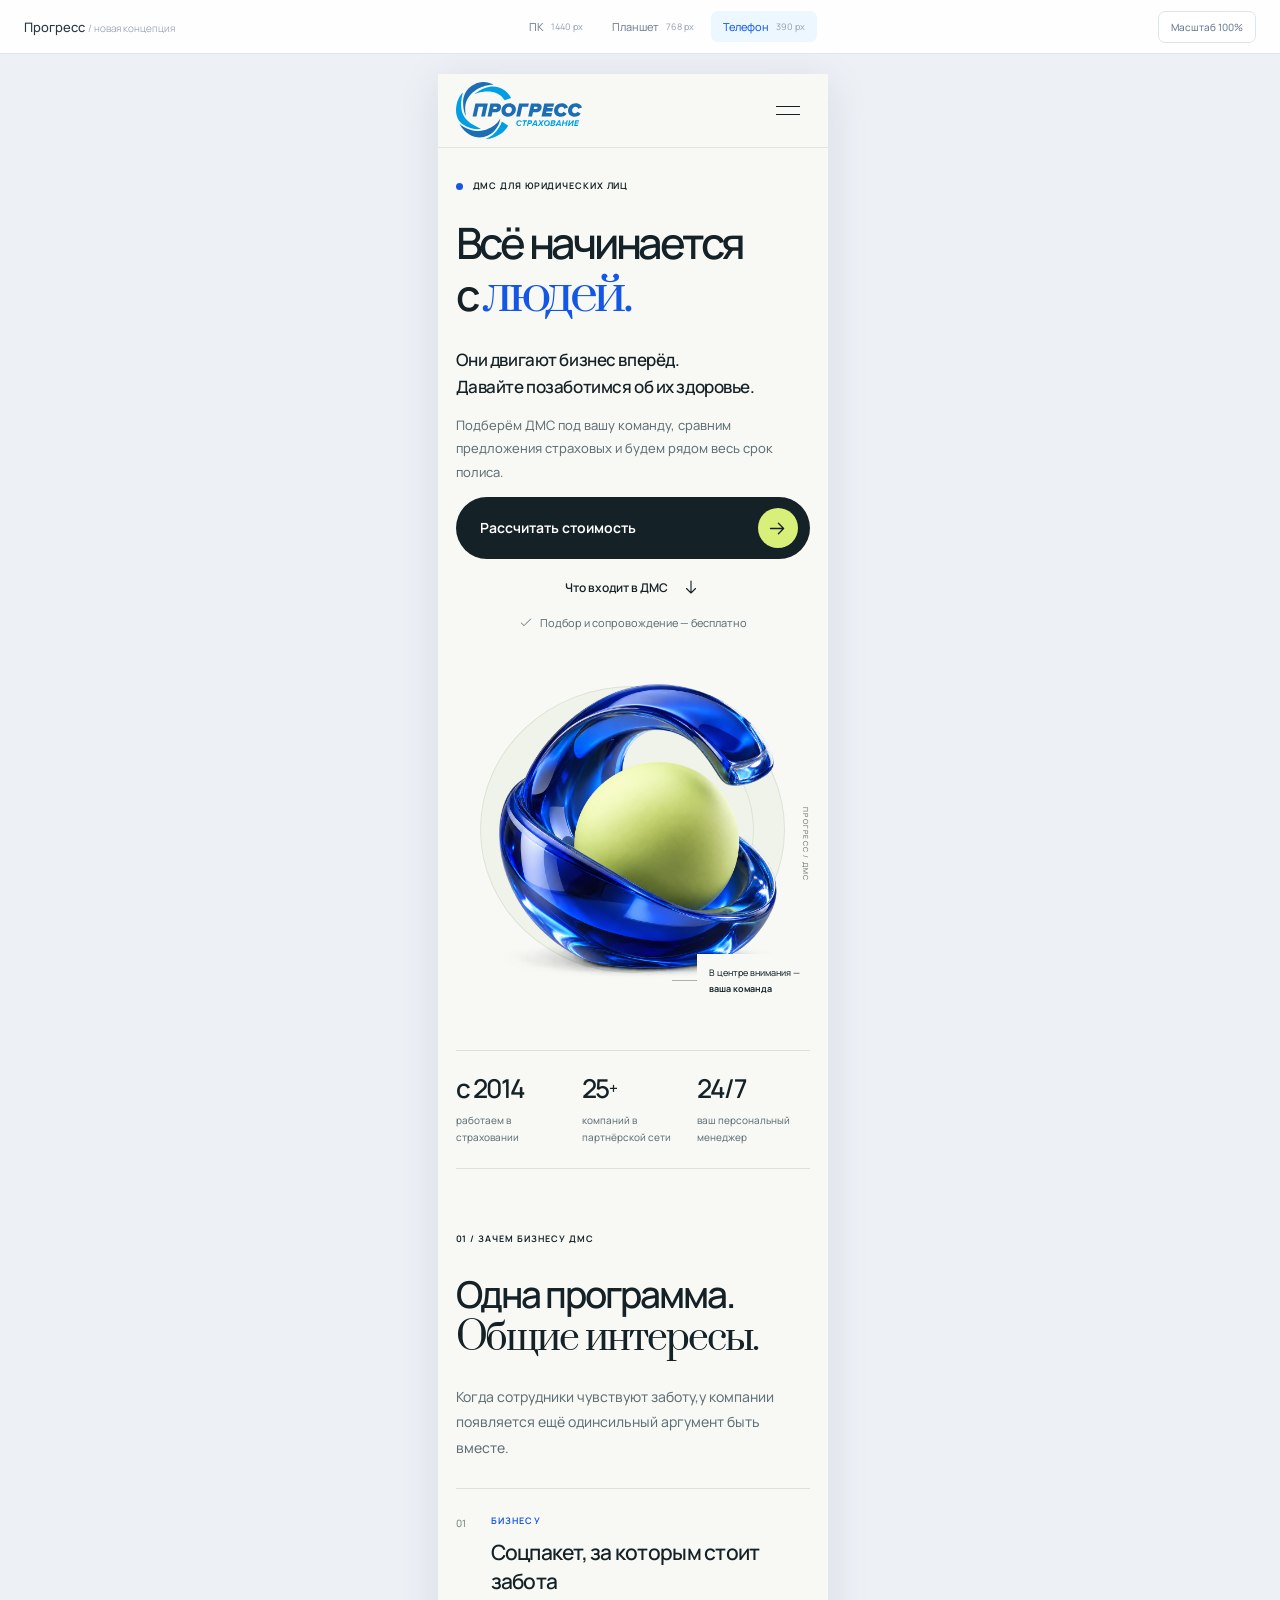
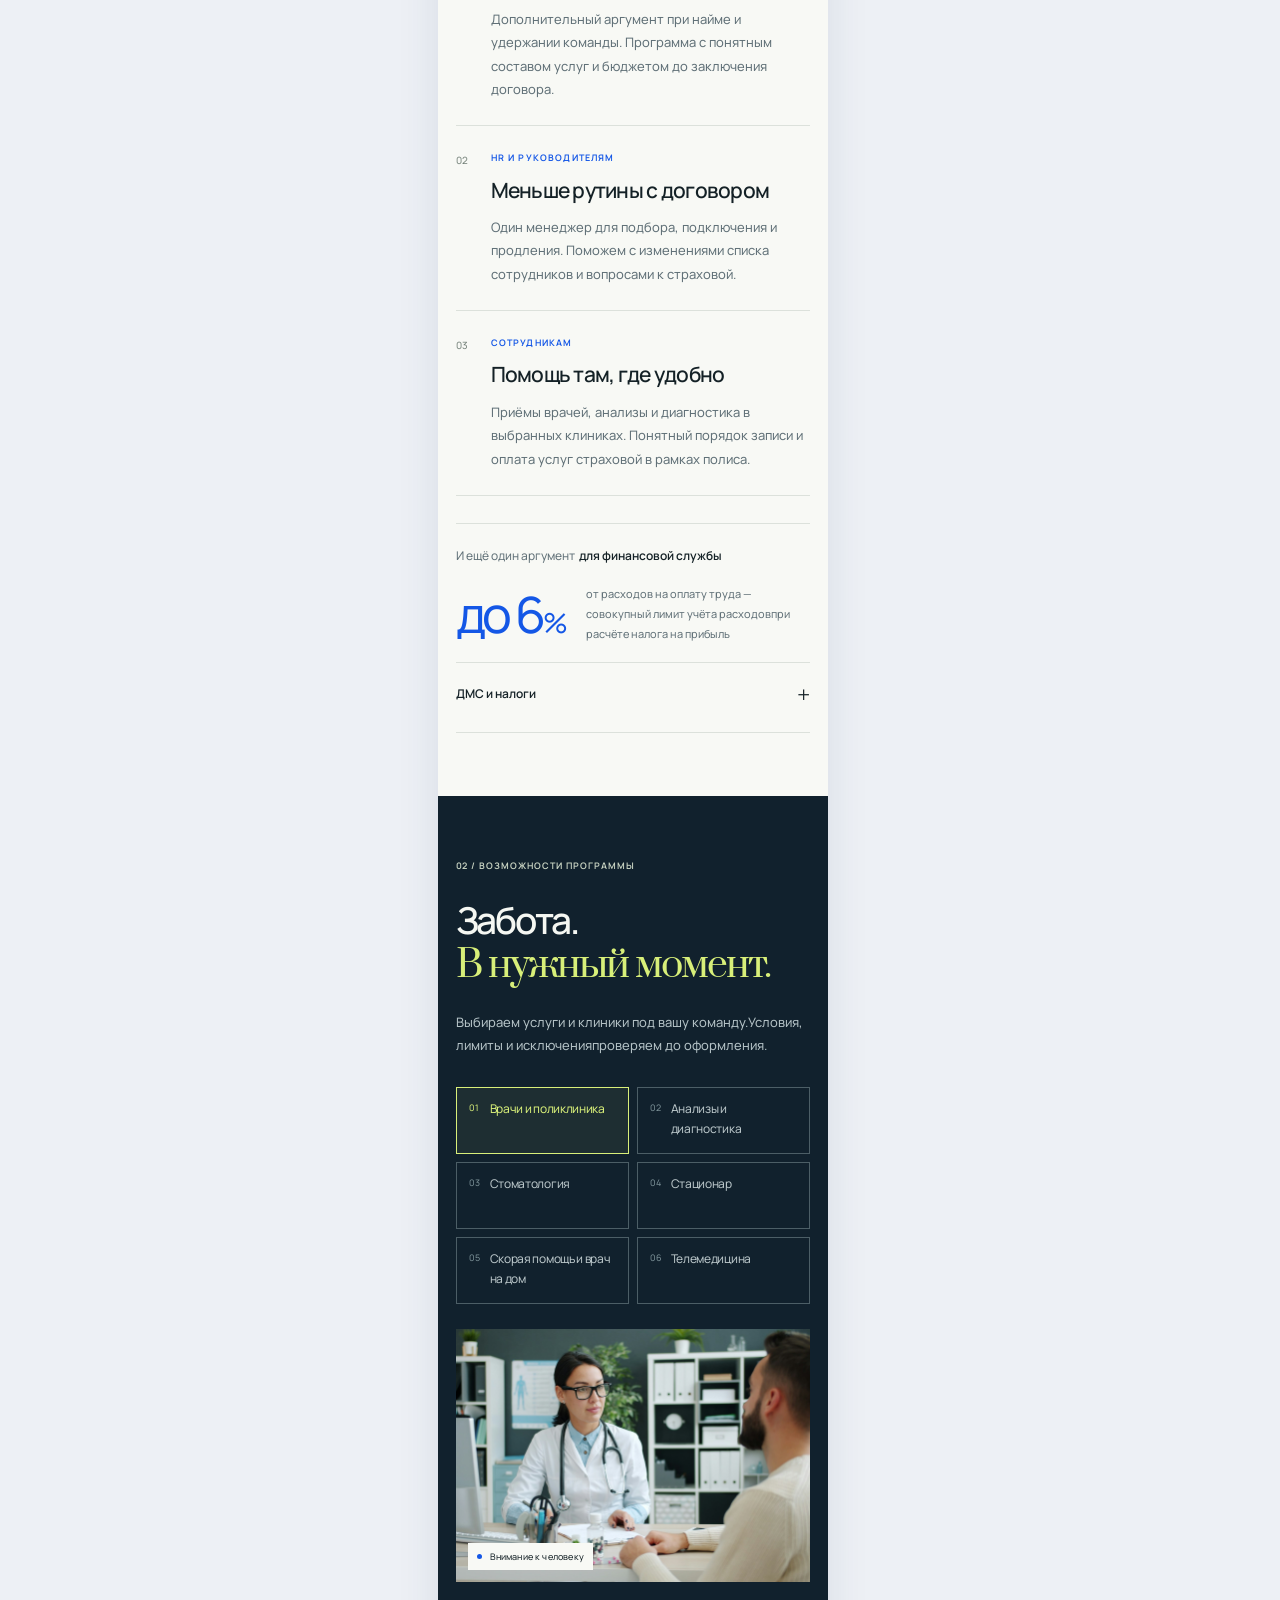
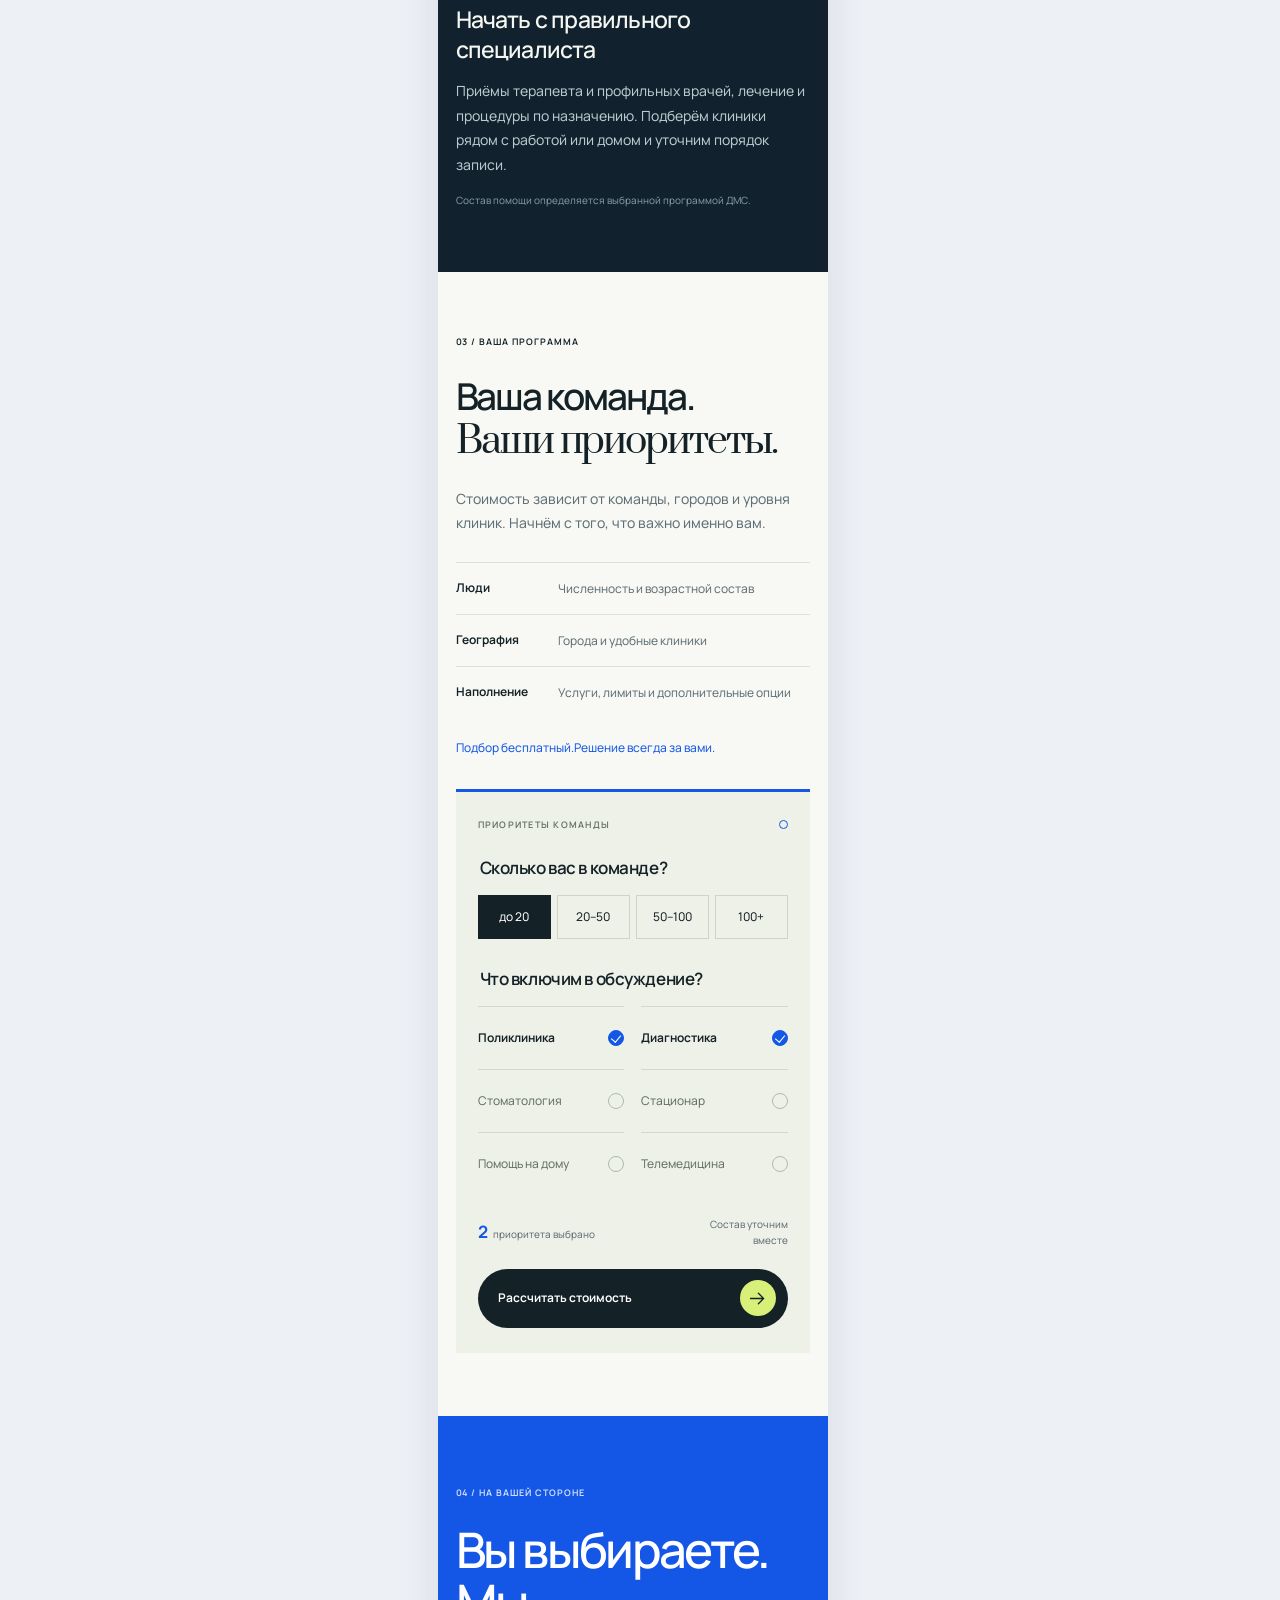
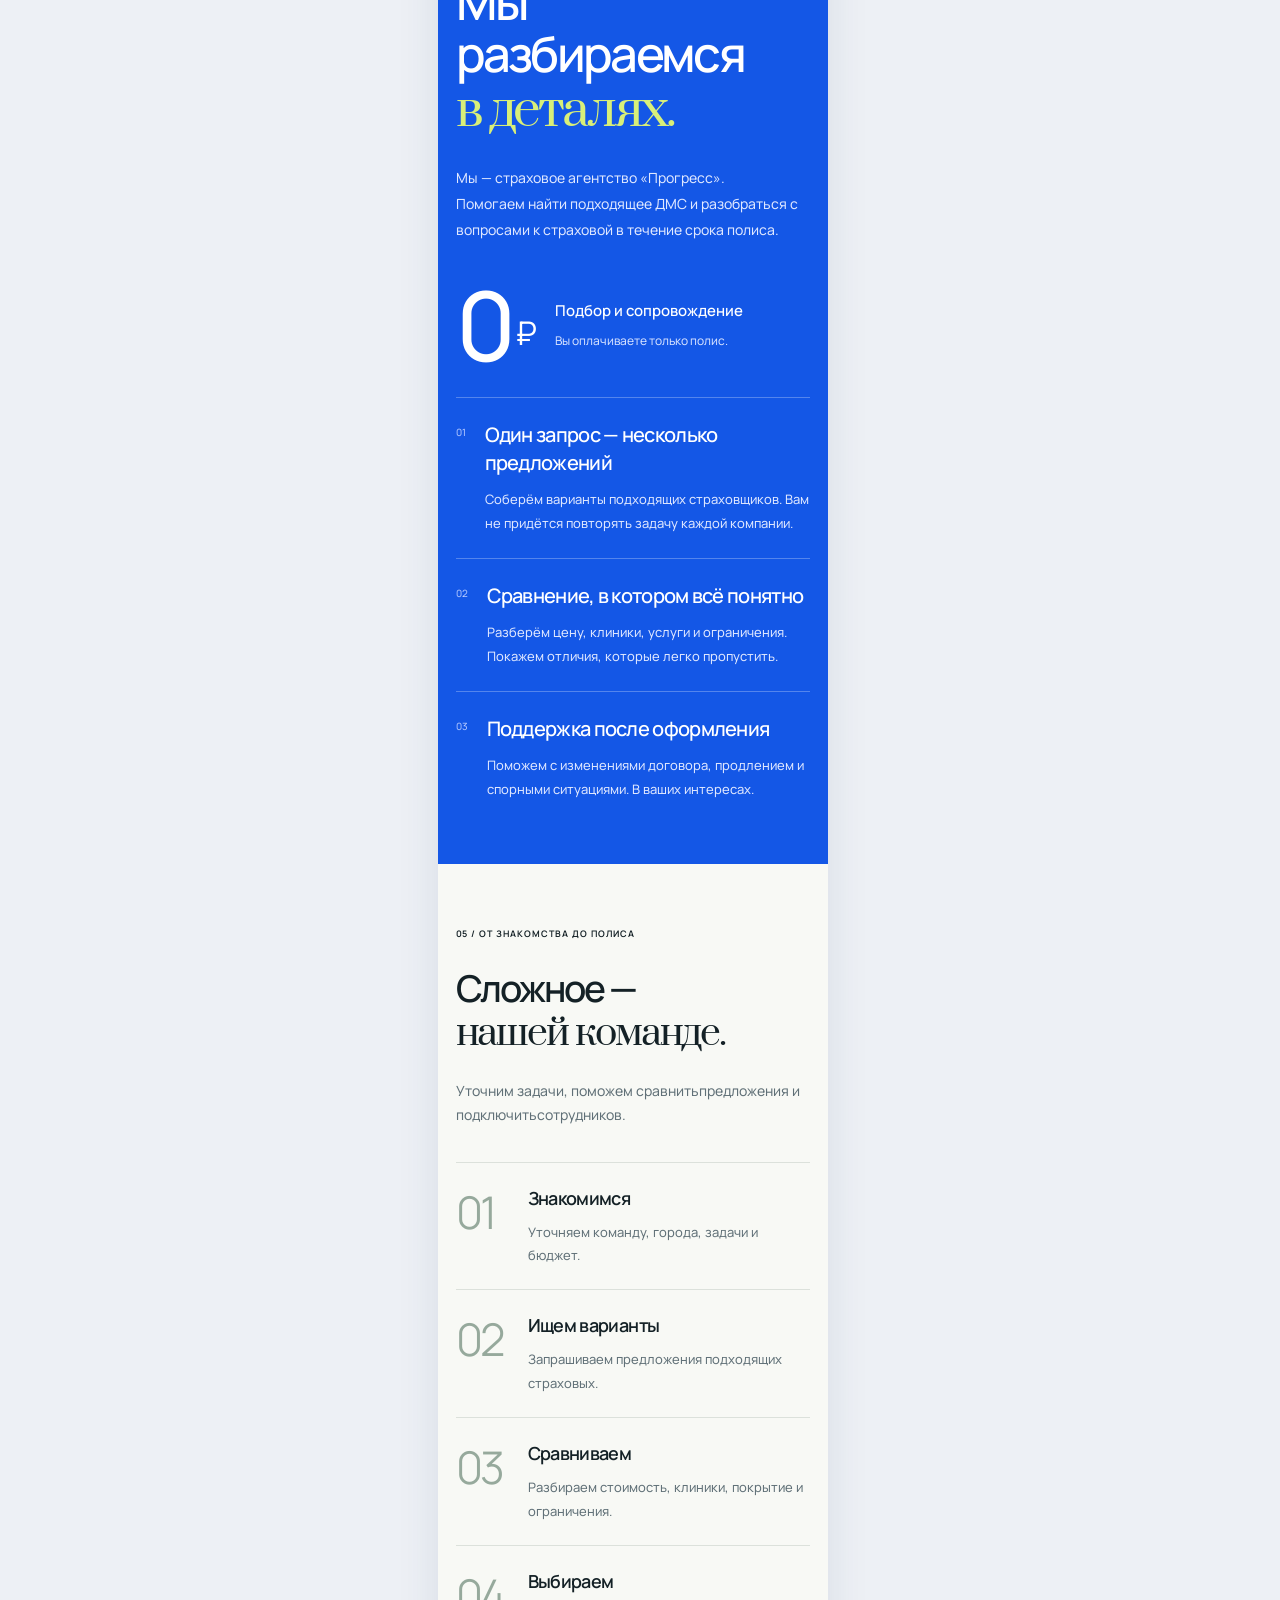
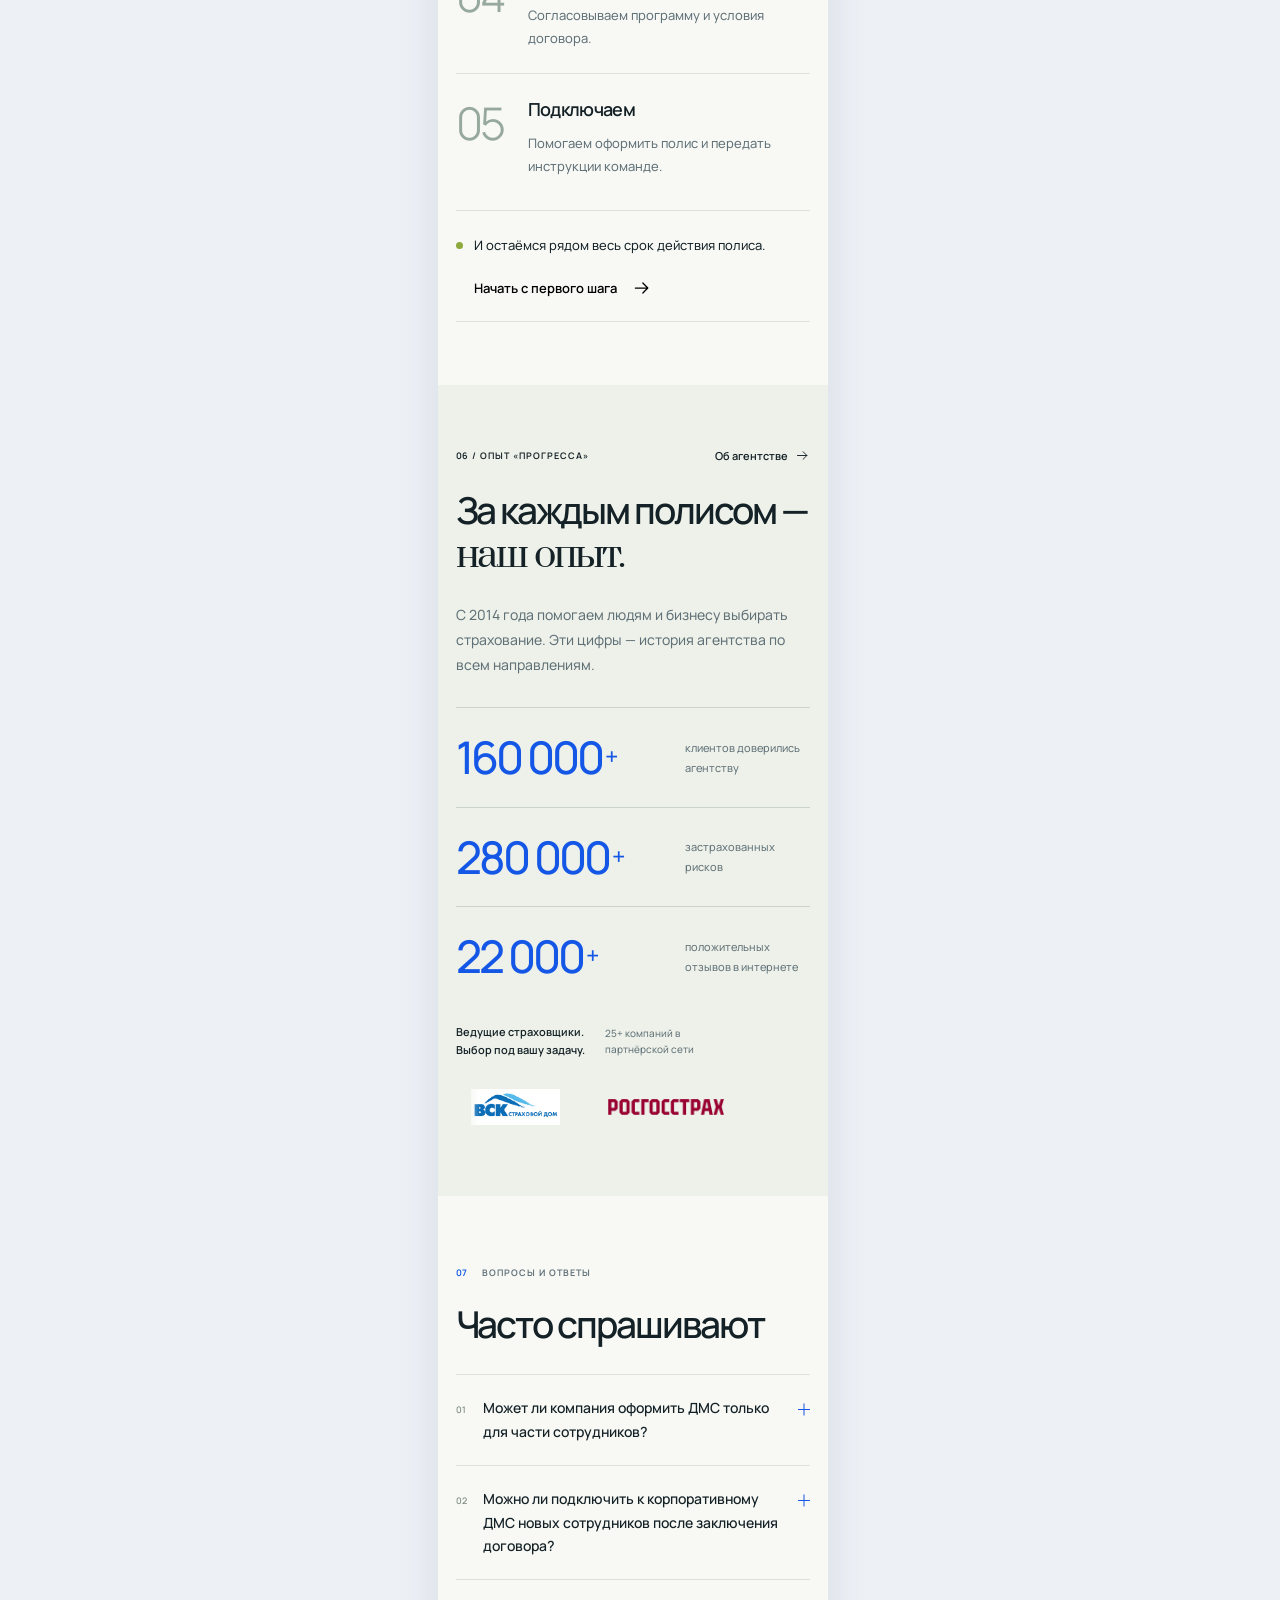
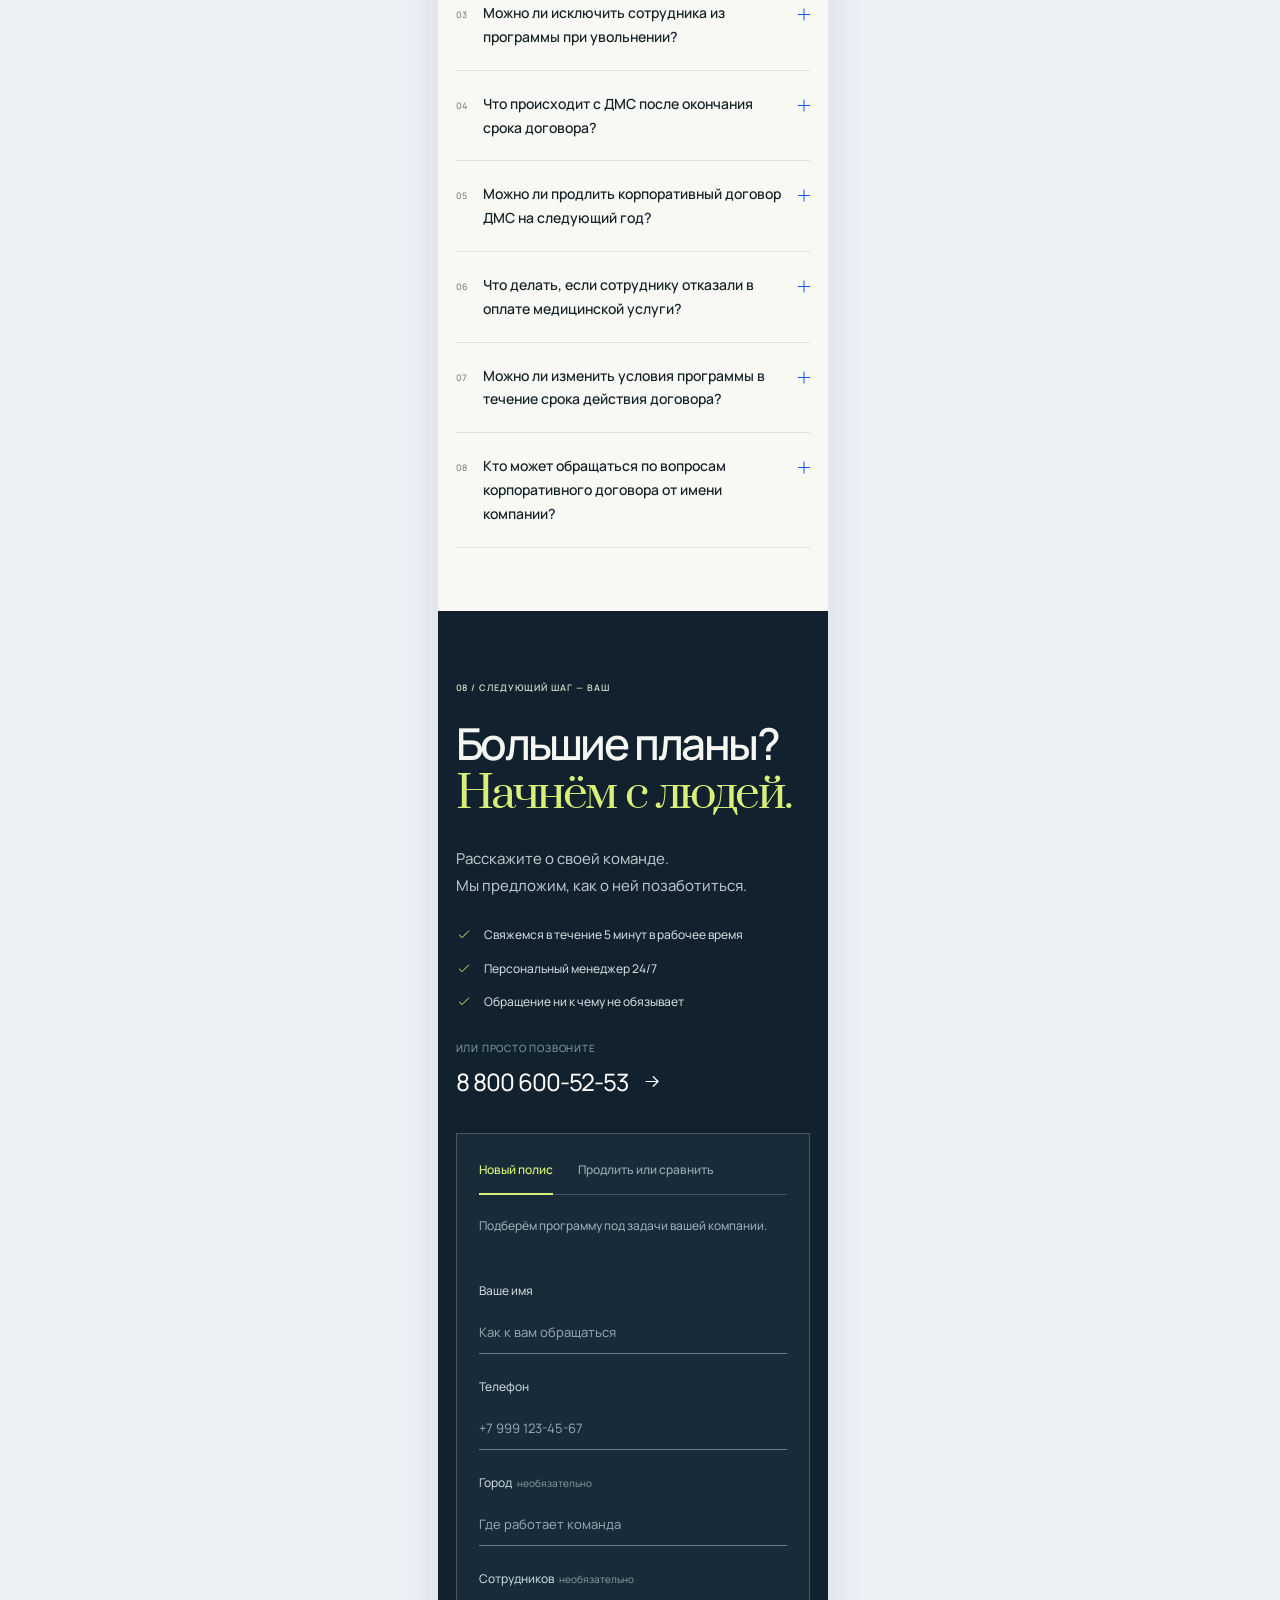
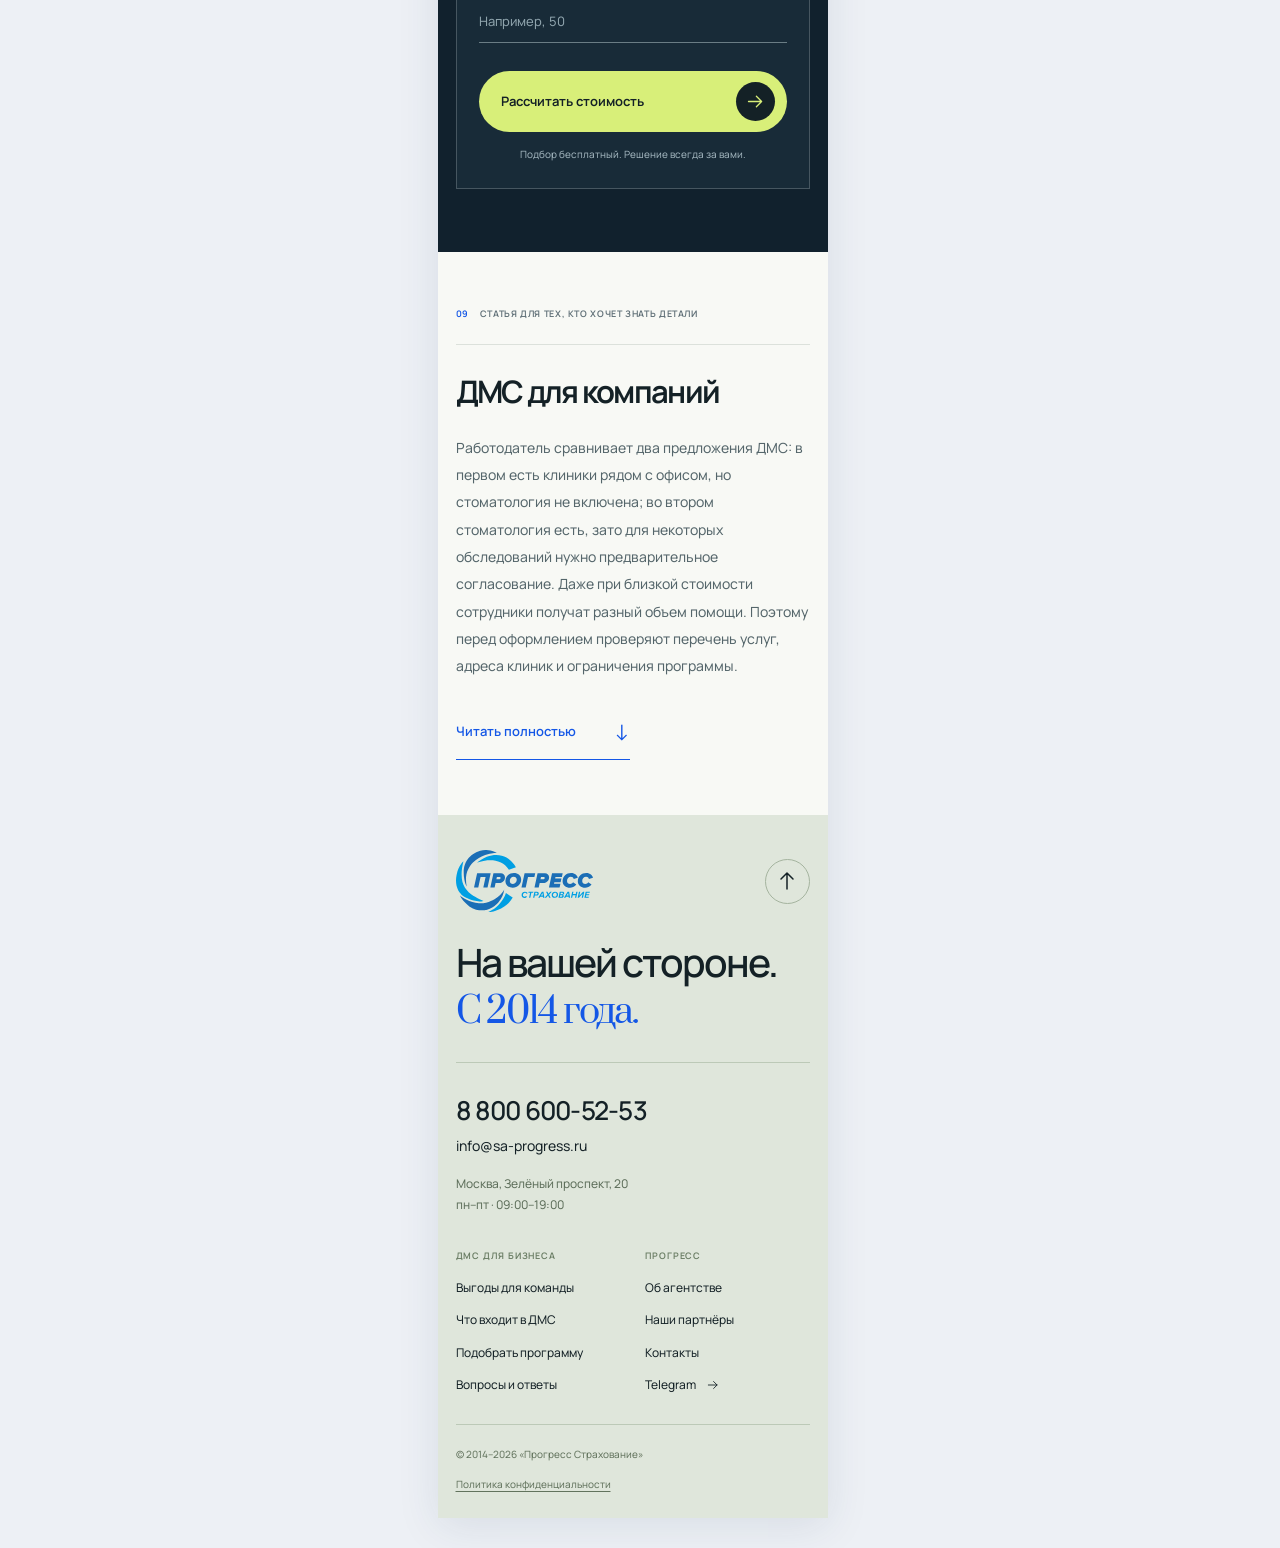
<file: mobile.html>
<!doctype html>
<html lang="ru" data-review="mobile" data-width="390">
<head>
  <meta charset="utf-8">
  <meta name="viewport" content="width=device-width,initial-scale=1">
  <meta name="robots" content="noindex,nofollow">
  <meta name="theme-color" content="#f8f9f5">
  <meta name="description" content="ДМС для бизнеса, в центре которого люди. Бесплатно сравним предложения страховых компаний и будем рядом весь срок полиса. Прогресс Страхование.">
  <title>Телефон 390 — Новая концепция Прогресс</title>
  <link rel="icon" href="./assets/progress-logo.svg" type="image/svg+xml">
  <link rel="preload" href="./assets/fonts/Manrope.ttf" as="font" type="font/ttf" crossorigin>
  <link rel="preload" href="./assets/fonts/Prata.ttf" as="font" type="font/ttf" crossorigin>
  <link rel="stylesheet" href="./previews/mobile.css?v=59b4b84084ad">
  <link rel="stylesheet" href="./assets/vendor/lenis.css?v=59b4b84084ad">
  <script src="./assets/vendor/lenis.min.js?v=59b4b84084ad" defer></script>
  <script src="./scroll.js?v=59b4b84084ad" defer></script>
  <script src="./app.js?v=59b4b84084ad" defer></script>
<link rel="stylesheet" href="./review.css?v=59b4b84084ad"><script src="./review.js?v=59b4b84084ad" defer></script></head>
<body id="top"><div class="review-toolbar"><a class="review-brand" href="./index.html">Прогресс <span>/ новая концепция</span></a><nav aria-label="Формат предпросмотра"><a href="./desktop.html">ПК<span>1440 px</span></a><a href="./tablet.html">Планшет<span>768 px</span></a><a href="./mobile.html" aria-current="page">Телефон<span>390 px</span></a></nav><button type="button" id="review-scale" aria-pressed="false">Масштаб 100%</button></div><div class="review-stage"><div class="review-canvas">
  <a class="skip-link" href="#main">К содержанию</a>
  <header class="site-header">
    <div class="header-inner wrap">
      <a class="brand" href="https://sa-progress.ru/" aria-label="Прогресс Страхование — основной сайт"><img src="./assets/progress-logo.svg" alt="Прогресс Страхование" width="150" height="63"></a>
      <nav class="main-nav" aria-label="Основная навигация"><a href="#for-whom">Для вашей команды</a><a href="#coverage">Возможности ДМС</a><a href="#process">Как подключить</a><a href="#faq">Вопросы</a></nav>
      <a class="header-phone" href="tel:+78006005253">8 800 600-52-53</a>
      <button class="header-contact" type="button" data-open-lead>Обсудить задачу <svg viewBox="0 0 24 24" aria-hidden="true" ><path d="M4 12h15m-6-6 6 6-6 6"/></svg></button>
      <button class="menu-toggle" type="button" aria-label="Открыть меню" aria-haspopup="dialog" aria-controls="menu-dialog"><span></span><span></span></button>
    </div>
  </header>
  <main id="main">
    <section class="hero wrap" aria-labelledby="hero-title">
      <div class="hero-copy">
        <p class="eyebrow"><span class="live-dot"></span>ДМС для юридических лиц</p>
        <h1 id="hero-title">Всё начинается<br>с <em>людей.</em></h1>
        <p class="hero-lead">Они двигают бизнес вперёд.<br>Давайте позаботимся об их здоровье.</p>
        <p class="hero-description">Подберём ДМС под вашу команду, сравним предложения страховых и будем рядом весь срок полиса.</p>
        <div class="hero-actions"><button class="button button-dark" type="button" data-open-lead><span>Рассчитать стоимость</span><span class="button-arrow"><svg viewBox="0 0 24 24" aria-hidden="true" ><path d="M4 12h15m-6-6 6 6-6 6"/></svg></span></button><a class="quiet-link" href="#coverage">Что входит в ДМС <svg viewBox="0 0 24 24" aria-hidden="true" ><path d="M12 4v16m-6-6 6 6 6-6"/></svg></a></div>
        <p class="hero-note"><span class="tiny-check"><svg viewBox="0 0 24 24" aria-hidden="true" ><path d="m5 12 4 4L19 6"/></svg></span>Подбор и сопровождение — бесплатно</p>
      </div>
      <div class="hero-art" aria-label="Синий стеклянный объём бережно окружает светлую сферу">
        <div class="art-orbit" aria-hidden="true"></div>
        <img src="./assets/images/care-sculpture.png" width="1254" height="1254" alt="Стеклянная синяя лента обнимает светлую сферу — образ заботы и защиты" fetchpriority="high">
        <span class="art-caption"><span class="caption-line"></span>В центре внимания —<br><strong>ваша команда</strong></span>
        <span class="art-index" aria-hidden="true">ПРОГРЕСС / ДМС</span>
      </div>
      <div class="hero-bottom"><a href="#for-whom" class="scroll-link"><span><svg viewBox="0 0 24 24" aria-hidden="true" ><path d="M12 4v16m-6-6 6 6 6-6"/></svg></span>Забота, которая<br>работает на бизнес</a><dl class="hero-facts"><div><dt>с 2014</dt><dd>работаем в страховании</dd></div><div><dt>25<span>+</span></dt><dd>компаний в партнёрской сети</dd></div><div><dt>24/7</dt><dd>ваш персональный менеджер</dd></div></dl></div>
    </section>

    <section class="value-section wrap section-space" id="for-whom" aria-labelledby="value-title">
      <div class="section-topline"><span class="section-label">01 / Зачем бизнесу ДМС</span><span class="topline-note">Хорошие решения учитывают всех</span></div>
      <div class="value-layout">
        <div class="value-heading"><h2 id="value-title">Одна программа.<br><em>Общие интересы.</em></h2><p>Когда сотрудники чувствуют заботу,<br>у компании появляется ещё один<br>сильный аргумент быть вместе.</p><div class="value-mark" aria-hidden="true"><span>+</span><span>+</span></div></div>
        <div class="value-list">
          <article><span class="item-index">01</span><div><p class="role-label">Бизнесу</p><h3>Соцпакет, за которым стоит забота</h3><p>Дополнительный аргумент при найме и удержании команды. Программа с понятным составом услуг и бюджетом до заключения договора.</p></div><svg viewBox="0 0 24 24" aria-hidden="true" ><path d="M4 12h15m-6-6 6 6-6 6"/></svg></article>
          <article><span class="item-index">02</span><div><p class="role-label">HR и руководителям</p><h3>Меньше рутины с договором</h3><p>Один менеджер для подбора, подключения и продления. Поможем с изменениями списка сотрудников и вопросами к страховой.</p></div><svg viewBox="0 0 24 24" aria-hidden="true" ><path d="M4 12h15m-6-6 6 6-6 6"/></svg></article>
          <article><span class="item-index">03</span><div><p class="role-label">Сотрудникам</p><h3>Помощь там, где удобно</h3><p>Приёмы врачей, анализы и диагностика в выбранных клиниках. Понятный порядок записи и оплата услуг страховой в рамках полиса.</p></div><svg viewBox="0 0 24 24" aria-hidden="true" ><path d="M4 12h15m-6-6 6 6-6 6"/></svg></article>
        </div>
      </div>
      <div class="tax-strip"><div class="tax-title">И ещё один аргумент<br><strong>для финансовой службы</strong></div><div class="tax-number">до 6<span>%</span></div><p class="tax-summary">от расходов на оплату труда —<br>совокупный лимит учёта расходов<br>при расчёте налога на прибыль</p><details class="tax-details"><summary>ДМС и налоги <span aria-hidden="true">+</span></summary><div><p>Взносы по ДМС работников можно учесть в расходах при соблюдении условий пункта 16 статьи 255 НК РФ: лицензия страховщика, договор не менее чем на год и оплата медицинских расходов работников. Участие работодателя в ДМС предусматривают в трудовом или коллективном договоре.</p><p>Лимит 6% общий для взносов по ДМС, предусмотренных НК РФ договоров на медицинские услуги и расходов из пункта 24.2 статьи 255. Это лимит учитываемых расходов, а не размер экономии на налоге.</p><p>Взносы работодателя по ДМС освобождаются от страховых взносов при соблюдении условий подпункта 5 пункта 1 статьи 422 НК РФ. Важен срок страхования каждого работника: при прекращении до года или включении на меньший срок освобождение может не применяться.</p><p>Учёт зависит от налогового режима и условий договора. <a href="https://www.consultant.ru/document/cons_doc_LAW_28165/7b1ea255e5f4f1ac2bb055d2d61a28b4a03f6856/" target="_blank" rel="noopener">Статья 255 НК РФ</a> · <a href="https://www.consultant.ru/document/cons_doc_LAW_28165/30e4690deae106140c96017db18054a3175e14f6/" target="_blank" rel="noopener">Статья 422 НК РФ</a> · <a href="https://www.nalog.gov.ru/rn77/news/activities_fts/15685469/" target="_blank" rel="noopener">Разъяснение ФНС</a></p></div></details></div>
    </section>

    <section class="coverage-section dark-section section-space" id="coverage" aria-labelledby="coverage-title">
      <div class="wrap"><div class="section-topline"><span class="section-label">02 / Возможности программы</span><span class="topline-note">Медицина в привычном ритме жизни</span></div><div class="coverage-heading"><h2 id="coverage-title">Забота.<br><em>В нужный момент.</em></h2><p>Выбираем услуги и клиники под вашу команду.<br>Условия, лимиты и исключения<br>проверяем до оформления.</p></div>
        <div class="coverage-layout"><div class="coverage-tabs" role="tablist" aria-label="Медицинская помощь" aria-orientation="vertical">
          <button type="button" id="care-tab-0" role="tab" aria-selected="true" aria-controls="care-panel" data-care="0"><span>01</span><strong>Врачи и поликлиника</strong><svg viewBox="0 0 24 24" aria-hidden="true" ><path d="M4 12h15m-6-6 6 6-6 6"/></svg></button>
          <button type="button" id="care-tab-1" role="tab" aria-selected="false" aria-controls="care-panel" tabindex="-1" data-care="1"><span>02</span><strong>Анализы и диагностика</strong><svg viewBox="0 0 24 24" aria-hidden="true" ><path d="M4 12h15m-6-6 6 6-6 6"/></svg></button>
          <button type="button" id="care-tab-2" role="tab" aria-selected="false" aria-controls="care-panel" tabindex="-1" data-care="2"><span>03</span><strong>Стоматология</strong><svg viewBox="0 0 24 24" aria-hidden="true" ><path d="M4 12h15m-6-6 6 6-6 6"/></svg></button>
          <button type="button" id="care-tab-3" role="tab" aria-selected="false" aria-controls="care-panel" tabindex="-1" data-care="3"><span>04</span><strong>Стационар</strong><svg viewBox="0 0 24 24" aria-hidden="true" ><path d="M4 12h15m-6-6 6 6-6 6"/></svg></button>
          <button type="button" id="care-tab-4" role="tab" aria-selected="false" aria-controls="care-panel" tabindex="-1" data-care="4"><span>05</span><strong>Скорая помощь и врач на дом</strong><svg viewBox="0 0 24 24" aria-hidden="true" ><path d="M4 12h15m-6-6 6 6-6 6"/></svg></button>
          <button type="button" id="care-tab-5" role="tab" aria-selected="false" aria-controls="care-panel" tabindex="-1" data-care="5"><span>06</span><strong>Телемедицина</strong><svg viewBox="0 0 24 24" aria-hidden="true" ><path d="M4 12h15m-6-6 6 6-6 6"/></svg></button>
        </div><div class="care-feature"><figure><img src="./assets/images/consultation.jpg" alt="Врач обсуждает с пациентом вопросы здоровья" width="1800" height="1013" loading="lazy"><figcaption><span class="live-dot"></span>Внимание к человеку</figcaption></figure><div id="care-panel" role="tabpanel" aria-labelledby="care-tab-0" tabindex="0"><span class="care-panel-number" aria-hidden="true">01</span><div><h3 id="care-panel-title">Начать с правильного специалиста</h3><p id="care-panel-copy">Приёмы терапевта и профильных врачей, лечение и процедуры по назначению. Подберём клиники рядом с работой или домом и уточним порядок записи.</p><span class="care-condition">Состав помощи определяется выбранной программой ДМС.</span></div></div></div></div>
      </div>
    </section>

    <section class="program-section wrap section-space" id="price" aria-labelledby="program-title">
      <div class="section-topline"><span class="section-label">03 / Ваша программа</span><span class="topline-note">Начинаем с задач вашей команды.</span></div>
      <div class="program-layout"><div class="program-copy"><h2 id="program-title">Ваша команда.<br><em>Ваши приоритеты.</em></h2><p>Стоимость зависит от команды, городов и уровня клиник. Начнём с того, что важно именно вам.</p><dl class="price-factors"><div><dt>Люди</dt><dd>Численность и возрастной состав</dd></div><div><dt>География</dt><dd>Города и удобные клиники</dd></div><div><dt>Наполнение</dt><dd>Услуги, лимиты и дополнительные опции</dd></div></dl><span class="program-footnote">Подбор бесплатный.<br>Решение всегда за вами.</span></div>
      <div class="program-sheet"><div class="sheet-top"><span>ПРИОРИТЕТЫ КОМАНДЫ</span><span class="sheet-dot"></span></div><fieldset class="team-size"><legend>Сколько вас в команде?</legend><div><label><input type="radio" name="team-size" value="до 20" checked><span>до 20</span></label><label><input type="radio" name="team-size" value="20–50"><span>20–50</span></label><label><input type="radio" name="team-size" value="50–100"><span>50–100</span></label><label><input type="radio" name="team-size" value="100+"><span>100+</span></label></div></fieldset>
        <fieldset class="service-choices"><legend>Что включим в обсуждение?</legend><label><input type="checkbox" name="service" value="Поликлиника" checked><span>Поликлиника<i aria-hidden="true"></i></span></label><label><input type="checkbox" name="service" value="Диагностика" checked><span>Диагностика<i aria-hidden="true"></i></span></label><label><input type="checkbox" name="service" value="Стоматология"><span>Стоматология<i aria-hidden="true"></i></span></label><label><input type="checkbox" name="service" value="Стационар"><span>Стационар<i aria-hidden="true"></i></span></label><label><input type="checkbox" name="service" value="Помощь на дому"><span>Помощь на дому<i aria-hidden="true"></i></span></label><label><input type="checkbox" name="service" value="Телемедицина"><span>Телемедицина<i aria-hidden="true"></i></span></label></fieldset><div class="selection-summary"><span><strong id="service-count">2</strong> <span id="service-count-label">приоритета</span> выбрано</span><span>Состав уточним вместе</span></div><button class="button button-dark" type="button" data-open-lead data-context="program"><span>Рассчитать стоимость</span><span class="button-arrow"><svg viewBox="0 0 24 24" aria-hidden="true" ><path d="M4 12h15m-6-6 6 6-6 6"/></svg></span></button>
      </div></div>
    </section>

    <section class="agency-section section-space" id="agency" aria-labelledby="agency-title"><div class="wrap agency-layout">
      <div class="agency-copy"><span class="section-label">04 / На вашей стороне</span><h2 id="agency-title">Вы выбираете.<br>Мы разбираемся<br><em>в деталях.</em></h2><p>Мы — страховое агентство «Прогресс».<br>Помогаем найти подходящее ДМС и разобраться с вопросами к страховой в течение срока полиса.</p><a class="circle-link" href="#request" aria-label="Обсудить подбор ДМС"><svg viewBox="0 0 24 24" aria-hidden="true" ><path d="M4 12h15m-6-6 6 6-6 6"/></svg></a></div>
      <div class="agency-right"><div class="agency-free"><span class="zero">0<span>₽</span></span><div><strong>Подбор и сопровождение</strong><p>Вы оплачиваете только полис.</p></div></div><ol class="agency-list"><li><span>01</span><div><h3>Один запрос — несколько предложений</h3><p>Соберём варианты подходящих страховщиков. Вам не придётся повторять задачу каждой компании.</p></div></li><li><span>02</span><div><h3>Сравнение, в котором всё понятно</h3><p>Разберём цену, клиники, услуги и ограничения. Покажем отличия, которые легко пропустить.</p></div></li><li><span>03</span><div><h3>Поддержка после оформления</h3><p>Поможем с изменениями договора, продлением и спорными ситуациями. В ваших интересах.</p></div></li></ol></div>
    </div></section>

    <section class="process-section wrap section-space" id="process" aria-labelledby="process-title"><div class="section-topline"><span class="section-label">05 / От знакомства до полиса</span><span class="topline-note">Пять шагов. Один менеджер.</span></div><div class="process-heading"><h2 id="process-title">Сложное —<br><em>нашей команде.</em></h2><p>Уточним задачи, поможем сравнить<br>предложения и подключить<br>сотрудников.</p></div><ol class="process-track"><li><span class="process-number">01</span><h3>Знакомимся</h3><p>Уточняем команду, города, задачи и бюджет.</p></li><li><span class="process-number">02</span><h3>Ищем варианты</h3><p>Запрашиваем предложения подходящих страховых.</p></li><li><span class="process-number">03</span><h3>Сравниваем</h3><p>Разбираем стоимость, клиники, покрытие и ограничения.</p></li><li><span class="process-number">04</span><h3>Выбираем</h3><p>Согласовываем программу и условия договора.</p></li><li><span class="process-number">05</span><h3>Подключаем</h3><p>Помогаем оформить полис и передать инструкции команде.</p></li></ol><div class="process-after"><p><span class="live-dot"></span>И остаёмся рядом весь срок действия полиса.</p><button type="button" class="text-button" data-open-lead>Начать с первого шага <svg viewBox="0 0 24 24" aria-hidden="true" ><path d="M4 12h15m-6-6 6 6-6 6"/></svg></button></div></section>

    <section class="trust-section section-space" id="trust" aria-labelledby="trust-title"><div class="wrap"><div class="section-topline"><span class="section-label">06 / Опыт «Прогресса»</span><a class="inline-link" href="https://sa-progress.ru/o-kompanii/" target="_blank" rel="noopener">Об агентстве <svg viewBox="0 0 24 24" aria-hidden="true" ><path d="M4 12h15m-6-6 6 6-6 6"/></svg></a></div><div class="trust-layout"><h2 id="trust-title">За каждым полисом —<br><em>наш опыт.</em></h2><p>С 2014 года помогаем людям и бизнесу выбирать страхование. Эти цифры — история агентства по всем направлениям.</p></div><dl class="trust-facts"><div><dt>160 000<span>+</span></dt><dd>клиентов доверились агентству</dd></div><div><dt>280 000<span>+</span></dt><dd>застрахованных рисков</dd></div><div><dt>22 000<span>+</span></dt><dd>положительных отзывов в интернете</dd></div></dl><div class="partner-heading"><span>Ведущие страховщики.<br>Выбор под вашу задачу.</span><span class="partner-line"></span><span>25+ компаний в партнёрской сети</span></div><div class="partner-marquee" tabindex="0" aria-label="Страховые компании — партнёры агентства"><div class="partner-track"><ul class="partner-group" aria-label="Страховщики — партнёры агентства"><li><img src="./assets/partners/vsk.png" alt="ВСК" loading="lazy"></li><li><img src="./assets/partners/rgs.png" alt="Росгосстрах" loading="lazy"></li><li><img src="./assets/partners/sogaz.png" alt="Согаз" loading="lazy"></li><li><img src="./assets/partners/ren.png" alt="Ренессанс страхование" loading="lazy"></li><li><img src="./assets/partners/alfa.png" alt="АльфаСтрахование" loading="lazy"></li><li><img src="./assets/partners/ingos.png" alt="Ингосстрах" loading="lazy"></li><li><img src="./assets/partners/sovcom.png" alt="Совкомбанк страхование" loading="lazy"></li><li><img src="./assets/partners/reso.png" alt="Ресо-Гарантия" loading="lazy"></li><li><img src="./assets/partners/soglasie.png" alt="Согласие" loading="lazy"></li><li><img src="./assets/partners/t-insurance.png" alt="Тинькофф страхование" loading="lazy"></li><li><img src="./assets/partners/sber.png" alt="Сбербанк Страхование" loading="lazy"></li></ul><ul class="partner-group" aria-hidden="true"><li><img src="./assets/partners/vsk.png" alt="" loading="lazy"></li><li><img src="./assets/partners/rgs.png" alt="" loading="lazy"></li><li><img src="./assets/partners/sogaz.png" alt="" loading="lazy"></li><li><img src="./assets/partners/ren.png" alt="" loading="lazy"></li><li><img src="./assets/partners/alfa.png" alt="" loading="lazy"></li><li><img src="./assets/partners/ingos.png" alt="" loading="lazy"></li><li><img src="./assets/partners/sovcom.png" alt="" loading="lazy"></li><li><img src="./assets/partners/reso.png" alt="" loading="lazy"></li><li><img src="./assets/partners/soglasie.png" alt="" loading="lazy"></li><li><img src="./assets/partners/t-insurance.png" alt="" loading="lazy"></li><li><img src="./assets/partners/sber.png" alt="" loading="lazy"></li></ul></div></div></div></section>

    <section class="section faq-section" id="faq" aria-labelledby="faq-title" data-section="8">
  <div class="faq-layout"><div class="faq-heading"><span class="section-kicker"><span class="kicker-index">07</span><span>Вопросы и ответы</span></span><h2 id="faq-title">Часто спрашивают</h2></div><div class="faq-list"><details class="faq-item" name="faq"><summary><span class="faq-index">01</span><span data-source-faq-question="0">Может ли компания оформить ДМС только для части сотрудников?</span><span class="disclosure-mark" aria-hidden="true"></span></summary><div class="faq-answer"><p data-source-faq-answer="0">Да, если страховщик допускает выбранный состав группы. Например, можно запросить программу для определенного подразделения или категории работников. Перед оформлением уточняют минимальную численность группы и закрепляют понятные условия предоставления льготы.</p></div></details>
<details class="faq-item" name="faq"><summary><span class="faq-index">02</span><span data-source-faq-question="1">Можно ли подключить к корпоративному ДМС новых сотрудников после заключения договора?</span><span class="disclosure-mark" aria-hidden="true"></span></summary><div class="faq-answer"><p data-source-faq-answer="1">Да, при наличии такой процедуры в договоре. Страховщик уточнит, какие сведения передать, с какой даты начнется обслуживание и потребуется ли доплата за оставшийся срок.</p></div></details>
<details class="faq-item" name="faq"><summary><span class="faq-index">03</span><span data-source-faq-question="2">Можно ли исключить сотрудника из программы при увольнении?</span><span class="disclosure-mark" aria-hidden="true"></span></summary><div class="faq-answer"><p data-source-faq-answer="2">Обычно да, в порядке, предусмотренном договором. Работодатель уведомляет страховщика об изменении списка и уточняет дату прекращения обслуживания и правила возможного перерасчета.</p></div></details>
<details class="faq-item" name="faq"><summary><span class="faq-index">04</span><span data-source-faq-question="3">Что происходит с ДМС после окончания срока договора?</span><span class="disclosure-mark" aria-hidden="true"></span></summary><div class="faq-answer"><p data-source-faq-answer="3">Покрытие прекращается в дату окончания договора, если страхование не продлили. Чтобы сотрудники не остались без доступа к программе между периодами, новый срок обслуживания лучше согласовать заранее.</p></div></details>
<details class="faq-item" name="faq"><summary><span class="faq-index">05</span><span data-source-faq-question="4">Можно ли продлить корпоративный договор ДМС на следующий год?</span><span class="disclosure-mark" aria-hidden="true"></span></summary><div class="faq-answer"><p data-source-faq-answer="4">Да, если стороны согласуют продление или заключение нового договора. Перед этим проверяют обновленный список сотрудников, доступность клиник, состав услуг и новый расчет стоимости.</p></div></details>
<details class="faq-item" name="faq"><summary><span class="faq-index">06</span><span data-source-faq-question="5">Что делать, если сотруднику отказали в оплате медицинской услуги?</span><span class="disclosure-mark" aria-hidden="true"></span></summary><div class="faq-answer"><p data-source-faq-answer="5">Сначала запросите у сервисной службы страховщика конкретную причину отказа: услуга может отсутствовать в программе, требовать направления или предварительного согласования. Сохраните ответ, медицинское назначение и связанные документы. Если договор оформлен через «Прогресс Страхование», менеджер поможет разобраться в условиях и порядке дальнейшего обращения.</p></div></details>
<details class="faq-item" name="faq"><summary><span class="faq-index">07</span><span data-source-faq-question="6">Можно ли изменить условия программы в течение срока действия договора?</span><span class="disclosure-mark" aria-hidden="true"></span></summary><div class="faq-answer"><p data-source-faq-answer="6">Иногда да, если страховщик согласует изменения. Расширение услуг, изменение перечня клиник или подключение новой группы сотрудников может потребовать дополнительного соглашения и перерасчета стоимости.</p></div></details>
<details class="faq-item" name="faq"><summary><span class="faq-index">08</span><span data-source-faq-question="7">Кто может обращаться по вопросам корпоративного договора от имени компании?</span><span class="disclosure-mark" aria-hidden="true"></span></summary><div class="faq-answer"><p data-source-faq-answer="7">Руководитель или уполномоченный представитель работодателя — например, сотрудник HR-службы. Порядок подтверждения полномочий и обмена сведениями согласовывают при оформлении договора.</p></div></details></div></div>
</section>

    <section class="request-section dark-section section-space" id="request" aria-labelledby="request-title"><div class="wrap request-layout"><div class="request-copy"><span class="section-label">08 / Следующий шаг — ваш</span><h2 id="request-title">Большие планы?<br><em>Начнём с людей.</em></h2><p>Расскажите о своей команде.<br>Мы предложим, как о ней позаботиться.</p><ul><li><svg viewBox="0 0 24 24" aria-hidden="true" ><path d="m5 12 4 4L19 6"/></svg>Свяжемся в течение 5 минут в рабочее время</li><li><svg viewBox="0 0 24 24" aria-hidden="true" ><path d="m5 12 4 4L19 6"/></svg>Персональный менеджер 24/7</li><li><svg viewBox="0 0 24 24" aria-hidden="true" ><path d="m5 12 4 4L19 6"/></svg>Обращение ни к чему не обязывает</li></ul><div class="request-phone"><span>Или просто позвоните</span><a href="tel:+78006005253">8 800 600-52-53 <svg viewBox="0 0 24 24" aria-hidden="true" ><path d="M4 12h15m-6-6 6 6-6 6"/></svg></a></div></div>
      <form class="request-form" id="request-form" data-lead-form novalidate><fieldset class="request-scenarios"><legend class="sr-only">Ваша задача</legend><label><input type="radio" name="scenario" value="new" checked><span>Новый полис</span></label><label><input type="radio" name="scenario" value="renew"><span>Продлить или сравнить</span></label></fieldset><p id="scenario-description">Подберём программу под задачи вашей компании.</p><div class="request-fields"><label class="field"><span>Ваше имя</span><input name="name" autocomplete="given-name" placeholder="Как к вам обращаться" required maxlength="80" aria-describedby="request-name-error"><small class="field-error" id="request-name-error"></small></label><label class="field"><span>Телефон</span><input name="phone" type="tel" inputmode="tel" autocomplete="tel" placeholder="+7 999 123-45-67" required maxlength="22" aria-describedby="request-phone-error"><small class="field-error" id="request-phone-error"></small></label><label class="field"><span>Город <i>необязательно</i></span><input name="city" autocomplete="address-level2" placeholder="Где работает команда" maxlength="100"></label><label class="field"><span>Сотрудников <i>необязательно</i></span><input name="employees" type="number" min="1" max="100000" inputmode="numeric" placeholder="Например, 50" aria-describedby="employees-error"><small class="field-error" id="employees-error"></small></label></div><div class="program-file" id="program-file" hidden><label><span id="file-label">Прикрепить действующую программу</span><span aria-hidden="true">＋</span><input id="policy-file" type="file" accept=".pdf,.doc,.docx,.xls,.xlsx" aria-label="Прикрепить действующую программу"></label><small>Необязательно · PDF, DOCX, XLSX · до 10 МБ</small><p id="file-error" class="field-error" role="status"></p></div><button class="button button-lime" type="submit"><span>Рассчитать стоимость</span><span class="button-arrow"><svg viewBox="0 0 24 24" aria-hidden="true" ><path d="M4 12h15m-6-6 6 6-6 6"/></svg></span></button><p class="form-assurance">Подбор бесплатный. Решение всегда за вами.</p></form>
    </div></section>

    <section class="section article-section" id="article" aria-labelledby="article-title" data-section="10">
  <div class="article-label"><span class="section-kicker"><span class="kicker-index">09</span><span>Статья для тех, кто хочет знать детали</span></span></div>
  <article class="seo-article"><h2 data-source-article="0" id="article-title"><strong>ДМС для компаний</strong></h2>
<p data-source-article="1">Работодатель сравнивает два предложения ДМС: в первом есть клиники рядом с офисом, но стоматология не включена; во втором стоматология есть, зато для некоторых обследований нужно предварительное согласование. Даже при близкой стоимости сотрудники получат разный объем помощи. Поэтому перед оформлением проверяют перечень услуг, адреса клиник и ограничения программы.</p>
<div id="article-more" hidden><p data-source-article="2">При подборе ДМС для юридических лиц в Москве учитывают численность команды, районы обслуживания, необходимые услуги и бюджет. «Прогресс Страхование» помогает получить предложения нескольких страховщиков, сопоставить условия и оформить корпоративный договор.</p>
<h3 data-source-article="3"><strong>Что такое корпоративное ДМС и как оно работает</strong></h3>
<p data-source-article="4">Добровольное медицинское страхование для юридических лиц — это договор, по которому работодатель оплачивает страховую программу для сотрудников. Страховщик организует медицинскую помощь в объеме, указанном в договоре: приемы врачей, диагностику, лечение и другие согласованные услуги.</p>
<p data-source-article="5">Страхование ДМС для юридических лиц оформляется по корпоративному договору: работодатель выступает страхователем, сотрудники — застрахованными лицами. Запись к врачу может проходить напрямую через клинику или через сервисную службу страховщика. Для отдельных обследований и госпитализации иногда нужны направление врача и предварительное согласование — этот порядок указан в программе.</p>
<p data-source-article="6">В договоре проверяют список сотрудников, дату начала обслуживания, перечень медицинских услуг и сеть клиник. Например, больница может входить в сеть страховщика, но плановая госпитализация по выбранному пакету будет недоступна. Для нее нужен отдельный раздел покрытия.</p>
<p data-source-article="7">Условия могут различаться для групп персонала. Организация вправе запросить несколько уровней программ, а возможность их объединения в одном договоре нужно согласовать со страховой компанией.</p>
<h3 data-source-article="8"><strong>Какие задачи бизнеса решает ДМС для сотрудников</strong></h3>
<p data-source-article="9">ДМС для организаций включают в социальный пакет, когда хотят предложить сотрудникам доступные клиники и понятный порядок обращения за медицинской помощью.</p>
<ul><li data-source-article="10">Социальный пакет и конкурентоспособность работодателя. В вакансии можно указать конкретные услуги: приемы врачей в частных клиниках, диагностику или стоматологию. При этом кандидатам важно сообщать, с какого момента начинает действовать полис и какие услуги действительно включены.</li>
<li data-source-article="11">Забота о здоровье коллектива. Работникам проще планировать консультации и обследования, когда есть подходящие клиники и ясные правила записи. При выборе учитывают сменный график, удаленную работу и расположение подразделений.</li>
<li data-source-article="12">Удержание персонала и HR-бренд. Корпоративный ДМС для бизнеса и ООО может стать аргументом при выборе работодателя, если сотрудникам доступны востребованные клиники и услуги. Правила подключения новых работников и перехода между программами лучше закрепить до запуска.</li>
<li data-source-article="13">Организация медицинского обслуживания. HR-отдел передает страховщику изменения в списках сотрудников, информирует персонал о программе и направляет вопросы в сервисную службу. Порядок таких обращений и ответственных лиц фиксируют при заключении договора.</li>
</ul><p data-source-article="14">При запуске ДМС сотрудникам передают список доступных клиник, контакты сервисной службы и инструкцию по записи. В ней отдельно указывают, какие обследования требуют согласования и что делать, если клиника не может принять по полису.</p>
<h3 data-source-article="15"><strong>Какие медицинские услуги можно включить в программу ДМС</strong></h3>
<p data-source-article="16">Медицинская страховка для юридических лиц может состоять из базовой амбулаторной помощи и дополнительных разделов. Для каждого вида помощи нужно уточнить, какие услуги включены, где их оказывают и требуется ли согласование.</p>
<ul><li data-source-article="17">Амбулаторно-поликлиническая помощь. Прием терапевта и профильных специалистов, лечение и процедуры по назначению врача. Уточняют доступность повторных приемов, вызова врача на дом и дистанционных консультаций.</li>
<li data-source-article="18">Диагностика и лабораторные исследования. Анализы, УЗИ и инструментальные обследования. Для КТ, МРТ и дорогостоящей диагностики страховщик может устанавливать особый порядок назначения и согласования.</li>
<li data-source-article="19">Стоматологическая помощь. Лечение кариеса, диагностика, удаление зубов и другие услуги в пределах выбранного пакета. Протезирование, имплантацию, ортодонтию и профилактическую гигиену проверяют отдельно: эти услуги не всегда включены.</li>
<li data-source-article="20">Скорая и неотложная медицинская помощь. Вызов бригады, неотложная помощь и транспортировка — если предусмотрены программой. Важны территория обслуживания и порядок вызова.</li>
<li data-source-article="21">Стационарное лечение и дополнительные опции. Плановая или экстренная госпитализация, операции, телемедицина, профилактические осмотры и отдельные программы обследований. Для стационара уточняют перечень оснований, медицинские организации и лимиты.</li>
</ul><p data-source-article="22">Страховка ДМС для юридических лиц может включать раздел «Стоматология», но перечень услуг внутри него отличается. В одной программе предусмотрено лечение кариеса, в другой — также удаление зубов и некоторые хирургические процедуры. Поэтому при сравнении смотрят расшифровку раздела в приложении к договору.</p>
<p data-source-article="23">Отдельно проверьте порядок согласования сложной диагностики: кто оформляет направление, куда обращаться сотруднику и какие документы запрашивает страховщик. Если в ближайшей клинике нужного исследования нет, важно заранее знать, как согласуется обращение в другое учреждение.</p>
<h3 data-source-article="24"><strong>Как подобрать программу ДМС для организации</strong></h3>
<p data-source-article="25">Перед запросом предложений полезно разделить сотрудников по городам, подразделениям и режиму работы. Для офиса в центре Москвы и сменного персонала на удаленной площадке удобная сеть клиник может оказаться разной.</p>
<ul><li data-source-article="26">Численность сотрудников. Укажите количество работников, которых планируете включить сразу, и ожидаемое пополнение штата. Уточните у страховщика минимальную численность группы и правила подключения в течение года.</li>
<li data-source-article="27">Бюджет на медицинское страхование. Определите общий предел расходов и приоритетные услуги. Если бюджет ограничен, сравните несколько вариантов наполнения с прозрачным перечнем различий.</li>
<li data-source-article="28">География обслуживания. Когда компания оформляет ДМС для юр лиц в Москве и других городах, список клиник проверяют по каждому филиалу. Наличие страховщика в регионе еще не подтверждает, что нужные специалисты доступны по выбранному пакету.</li>
<li data-source-article="29">Потребности разных категорий персонала. Работникам со сменным графиком и сотрудникам, которые часто ездят по регионам, могут понадобиться разные условия записи и обслуживания. Для отдельных групп можно запросить расширенные программы.</li>
<li data-source-article="30">Медицинские организации и доступность услуг. Проверьте адреса, профиль клиник, порядок записи, ограничения по специалистам и диагностике. Уточните, как страховщик информирует об изменениях медицинской сети.</li>
</ul><p data-source-article="31">Например, в предложении указаны десятки клиник по Москве, но большинство сотрудников работает в одном районе. Вместо общей численности медицинской сети лучше проверить ближайшие адреса, часы приема и наличие нужных специалистов.</p>
<p data-source-article="32">Если часть сотрудников работает удаленно, заранее уточните, какие клиники доступны по месту их проживания и можно ли обслуживаться вне города работодателя. Для разъездного персонала важны условия помощи в командировках.</p>
<h3 data-source-article="33"><strong>От чего зависит стоимость ДМС для юридических лиц</strong></h3>
<p data-source-article="34">Стоимость полиса ДМС для юридических лиц страховщик рассчитывает под конкретную группу сотрудников и набор медицинских услуг. Итоговую сумму обычно определяют после получения исходных данных; универсального тарифа для всех организаций нет.</p>
<ul><li data-source-article="35">Количество застрахованных сотрудников. Для крупных групп страховщик может предложить другой тариф на человека, но результат зависит от состава коллектива и условий программы. Уточните, изменится ли ставка при расширении штата.</li>
<li data-source-article="36">Состав страховой программы. Добавление стоматологии, стационара или расширенной диагностики меняет расчет. Запросите стоимость основного пакета и каждой дополнительной опции отдельно: так легче оценить, что укладывается в бюджет.</li>
<li data-source-article="37">Возрастной состав и характеристики группы. Страховщик может запрашивать возрастные данные и сведения, предусмотренные его правилами расчета. Конкретный набор параметров уточняют при заявке.</li>
<li data-source-article="38">Уровень клиник и территория обслуживания. Медицинские центры разных категорий и обслуживание в нескольких регионах могут стоить по-разному. Важно проверить, какие учреждения доступны каждому сотруднику.</li>
</ul><p data-source-article="39">Если у страховщика есть калькулятор ДМС для юридических лиц, указанная в нем цена обычно предварительная. Для расчета под компанию потребуются численность группы, города обслуживания, желаемые клиники, состав услуг и бюджет. Эти сведения можно передать в «Прогресс Страхование»: агентство запросит подходящие предложения и поможет сравнить их по наполнению.</p>
<p data-source-article="40">Если расчет представлен в виде цены на одного сотрудника, отдельно уточните стоимость дополнительных опций, порядок доплаты за новых работников и условия перерасчета при увольнении. Эти параметры влияют на расходы компании в течение года.</p>
<h3 data-source-article="41"><strong>Как оформить ДМС для юридического лица</strong></h3>
<p data-source-article="42">Для оформления работодатель передает параметры программы и согласует условия со страховщиком. «Прогресс Страхование» помогает пройти подбор и оформление по следующей схеме.</p>
<ol><li data-source-article="43">Заявка и исходные данные. Сообщите название компании, города обслуживания, численность сотрудников, бюджет и желаемые услуги. Состав необходимых сведений о персонале уточняют на следующем этапе, исходя из требований страховщика.</li>
<li data-source-article="44">Подбор предложений. Агентство запрашивает варианты у подходящих страховщиков и сопоставляет клиники, услуги, ограничения и цену. При необходимости формируются программы для разных групп сотрудников.</li>
<li data-source-article="45">Согласование договора. До подписания проверяют начало действия покрытия, полный перечень услуг, списки застрахованных, порядок их изменения и сроки предоставления документов.</li>
<li data-source-article="46">Оформление и подключение сотрудников. После согласования и выполнения условий договора страховщик оформляет документы и подключает застрахованных. Компании передают информацию о порядке пользования программой.</li>
<li data-source-article="47">Начало медицинского обслуживания. Сотрудникам сообщают, как записаться к врачу, когда требуется согласование и куда обращаться с вопросами. Если программа сменяется, заранее сверяют даты окончания старого и начала нового договора.</li>
</ol><p data-source-article="48">Если компания продлевает существующее ДМС, полезно до расчета собрать обращения сотрудников по недоступным клиникам, сложной записи и отказам в согласовании. Эти вопросы стоит включить в запрос при продлении или смене страховщика.</p>
<h3 data-source-article="49"><strong>Налоговые и документальные вопросы при оформлении ДМС</strong></h3>
<p data-source-article="50">Для оформления корпоративного договора обычно нужны реквизиты организации, сведения об уполномоченном представителе и список работников для подключения. Формат и состав данных определяет страховщик. Передавать персональные сведения следует через согласованный безопасный канал и с соблюдением правил обработки персональных данных.</p>
<p data-source-article="51">При расчете налога на прибыль взносы по договорам ДМС работников сроком не менее года могут учитываться в расходах на оплату труда. Пункт 16 статьи 255 НК РФ устанавливает совокупный предел 6% расходов на оплату труда для предусмотренных им медицинских расходов. Для отдельных налоговых режимов правила учета будут другими.</p>
<p data-source-article="52">По подпункту 5 пункта 1 статьи 422 НК РФ страховые платежи работодателя по соответствующим договорам ДМС, заключенным на срок не менее года, не облагаются страховыми взносами при соблюдении условий нормы.</p>
<p data-source-article="53">Бухгалтерии стоит проверить срок договора, документальное основание предоставления ДМС работникам, порядок учета взносов и последствия изменений в списках застрахованных. Порядок учета зависит от системы налогообложения компании и условий договора.</p>
<h3 data-source-article="54"><strong>Почему стоит обратиться в «Прогресс Страхование»</strong></h3>
<p data-source-article="55">HR-отделу сложно сравнивать корпоративные программы, если один страховщик прислал общую цену со стоматологией, другой — стоимость только поликлинического обслуживания, а третий включил в расчет стационар. «Прогресс Страхование» помогает привести такие предложения к сопоставимому виду: разделить основные и дополнительные услуги, уточнить ограничения и сеть клиник.</p>
<p data-source-article="56">Когда организация выбирает страховую компанию для ДМС юридических лиц, нужно проверить условия обслуживания: где принимают сотрудников, как согласуют диагностику и какие ограничения установлены для стационара. За исполнение договора отвечает страховщик. «Прогресс Страхование» помогает сопоставить эти параметры до оформления полиса.</p>
<p data-source-article="57">«Прогресс Страхование» сравнивает доступные предложения среди топ-25 страховщиков. Не каждый запрос направляют во все компании: состав подбора зависит от численности коллектива, географии и необходимых услуг. Менеджер пояснит, чем различаются подходящие варианты, включая ограничения, которые не видны по одной цене.</p>
<p data-source-article="58">После оформления агентство сопровождает своих клиентов в течение срока договора. Если возникают вопросы по условиям полиса или порядку обращения за медицинской помощью, менеджер поможет сориентироваться и связаться со страховщиком.</p>
<p data-source-article="59">Оставьте заявку, укажите численность команды, города обслуживания, желаемые услуги и ориентировочный бюджет. Агентство подготовит предложения для сравнения и поможет оформить выбранную программу.</p>
</div><button class="article-toggle" id="article-toggle" type="button" aria-expanded="false" aria-controls="article-more"><span>Читать полностью</span><span aria-hidden="true">↓</span></button></article>
  <div class="article-reading-actions" hidden><button class="text-link article-collapse" type="button" aria-controls="article-more">Свернуть статью <span aria-hidden="true">↑</span></button></div>
  <noscript><style>#article-more[hidden]{display:block}.article-toggle,.article-reading-actions{display:none}</style></noscript>
</section>
  </main>

  <footer class="site-footer"><div class="wrap"><div class="footer-top"><a class="footer-brand" href="https://sa-progress.ru/" aria-label="Прогресс Страхование — основной сайт"><img src="./assets/progress-logo.svg" alt="Прогресс Страхование" width="150" height="63"></a><p>На вашей стороне.<br><em>С 2014 года.</em></p><a class="back-top" href="#top" aria-label="Вернуться к началу страницы"><svg viewBox="0 0 24 24" aria-hidden="true" ><path d="M12 20V4m-6 6 6-6 6 6"/></svg></a></div><div class="footer-grid"><div class="footer-contact"><a href="tel:+78006005253">8 800 600-52-53</a><a href="mailto:info@sa-progress.ru">info@sa-progress.ru</a><p>Москва, Зелёный проспект, 20<br>пн–пт · 09:00–19:00</p></div><nav aria-label="Навигация по странице"><span>ДМС для бизнеса</span><a href="#for-whom">Выгоды для команды</a><a href="#coverage">Что входит в ДМС</a><a href="#price">Подобрать программу</a><a href="#faq">Вопросы и ответы</a></nav><nav aria-label="Об агентстве"><span>Прогресс</span><a href="https://sa-progress.ru/o-kompanii/" target="_blank" rel="noopener">Об агентстве</a><a href="https://sa-progress.ru/partnery" target="_blank" rel="noopener">Наши партнёры</a><a href="https://sa-progress.ru/kontaktyi" target="_blank" rel="noopener">Контакты</a><a href="https://t.me/sa_progress" target="_blank" rel="noopener">Telegram <svg viewBox="0 0 24 24" aria-hidden="true" ><path d="M4 12h15m-6-6 6 6-6 6"/></svg></a></nav><div class="footer-caption"><span class="live-dot"></span><p>Хорошее страхование<br>начинается с внимания<br>к человеку.</p></div></div><div class="footer-bottom"><span>© 2014–2026 «Прогресс Страхование»</span><a href="https://sa-progress.ru/assets/img/dok/politika-konfidenczialnosti.pdf" target="_blank" rel="noopener">Политика конфиденциальности</a><span>ДМС / ДЛЯ ЛЮДЕЙ И БИЗНЕСА</span></div></div></footer>

  <dialog class="lead-dialog" id="lead-dialog" aria-labelledby="lead-title"><button class="dialog-close" type="button" aria-label="Закрыть форму" data-close-dialog><svg viewBox="0 0 24 24" aria-hidden="true" ><path d="m6 6 12 12M18 6 6 18"/></svg></button><span class="section-label">Начнём знакомство</span><h2 id="lead-title">Расскажите<br><em>о вашей команде.</em></h2><p id="lead-context">Уточним задачи компании и подберём подходящие варианты ДМС.</p><form data-lead-form novalidate><label class="field"><span>Ваше имя</span><input name="name" autocomplete="given-name" placeholder="Как к вам обращаться" required maxlength="80" aria-describedby="modal-name-error"><small id="modal-name-error" class="field-error"></small></label><label class="field"><span>Телефон</span><input name="phone" type="tel" autocomplete="tel" inputmode="tel" placeholder="+7 999 123-45-67" required maxlength="22" aria-describedby="modal-phone-error"><small id="modal-phone-error" class="field-error"></small></label><button class="button button-dark" type="submit"><span>Рассчитать стоимость</span><span class="button-arrow"><svg viewBox="0 0 24 24" aria-hidden="true" ><path d="M4 12h15m-6-6 6 6-6 6"/></svg></span></button></form><p class="dialog-note">Подбор и сопровождение — бесплатно.</p></dialog>
  <dialog class="demo-dialog" id="demo-dialog" aria-labelledby="demo-title"><button class="dialog-close" type="button" aria-label="Закрыть уведомление" data-close-dialog><svg viewBox="0 0 24 24" aria-hidden="true" ><path d="m6 6 12 12M18 6 6 18"/></svg></button><span class="section-label">Демонстрация формы</span><h2 id="demo-title">Знакомство<br><em>начинается здесь.</em></h2><p>В рабочей версии менеджер свяжется с вами и уточнит задачи компании. Сейчас это демонстрационный сайт: данные не отправлены и не сохранены.</p><button class="button button-dark" type="button" data-close-dialog><span>Вернуться к странице</span><span class="button-arrow"><svg viewBox="0 0 24 24" aria-hidden="true" ><path d="M4 12h15m-6-6 6 6-6 6"/></svg></span></button></dialog>
  <dialog id="menu-dialog" class="menu-dialog" aria-label="Навигация"><button class="dialog-close" type="button" aria-label="Закрыть меню" data-close-dialog><svg viewBox="0 0 24 24" aria-hidden="true" ><path d="m6 6 12 12M18 6 6 18"/></svg></button><img src="./assets/progress-logo.svg" alt="Прогресс Страхование" width="150" height="63"><nav><a href="#for-whom">Для вашей команды <svg viewBox="0 0 24 24" aria-hidden="true" ><path d="M4 12h15m-6-6 6 6-6 6"/></svg></a><a href="#coverage">Возможности ДМС <svg viewBox="0 0 24 24" aria-hidden="true" ><path d="M4 12h15m-6-6 6 6-6 6"/></svg></a><a href="#price">Подобрать программу <svg viewBox="0 0 24 24" aria-hidden="true" ><path d="M4 12h15m-6-6 6 6-6 6"/></svg></a><a href="#process">Как подключить <svg viewBox="0 0 24 24" aria-hidden="true" ><path d="M4 12h15m-6-6 6 6-6 6"/></svg></a><a href="#faq">Вопросы и ответы <svg viewBox="0 0 24 24" aria-hidden="true" ><path d="M4 12h15m-6-6 6 6-6 6"/></svg></a></nav><a class="menu-phone" href="tel:+78006005253">8 800 600-52-53</a></dialog>
</div></div></body>
</html>
</file>
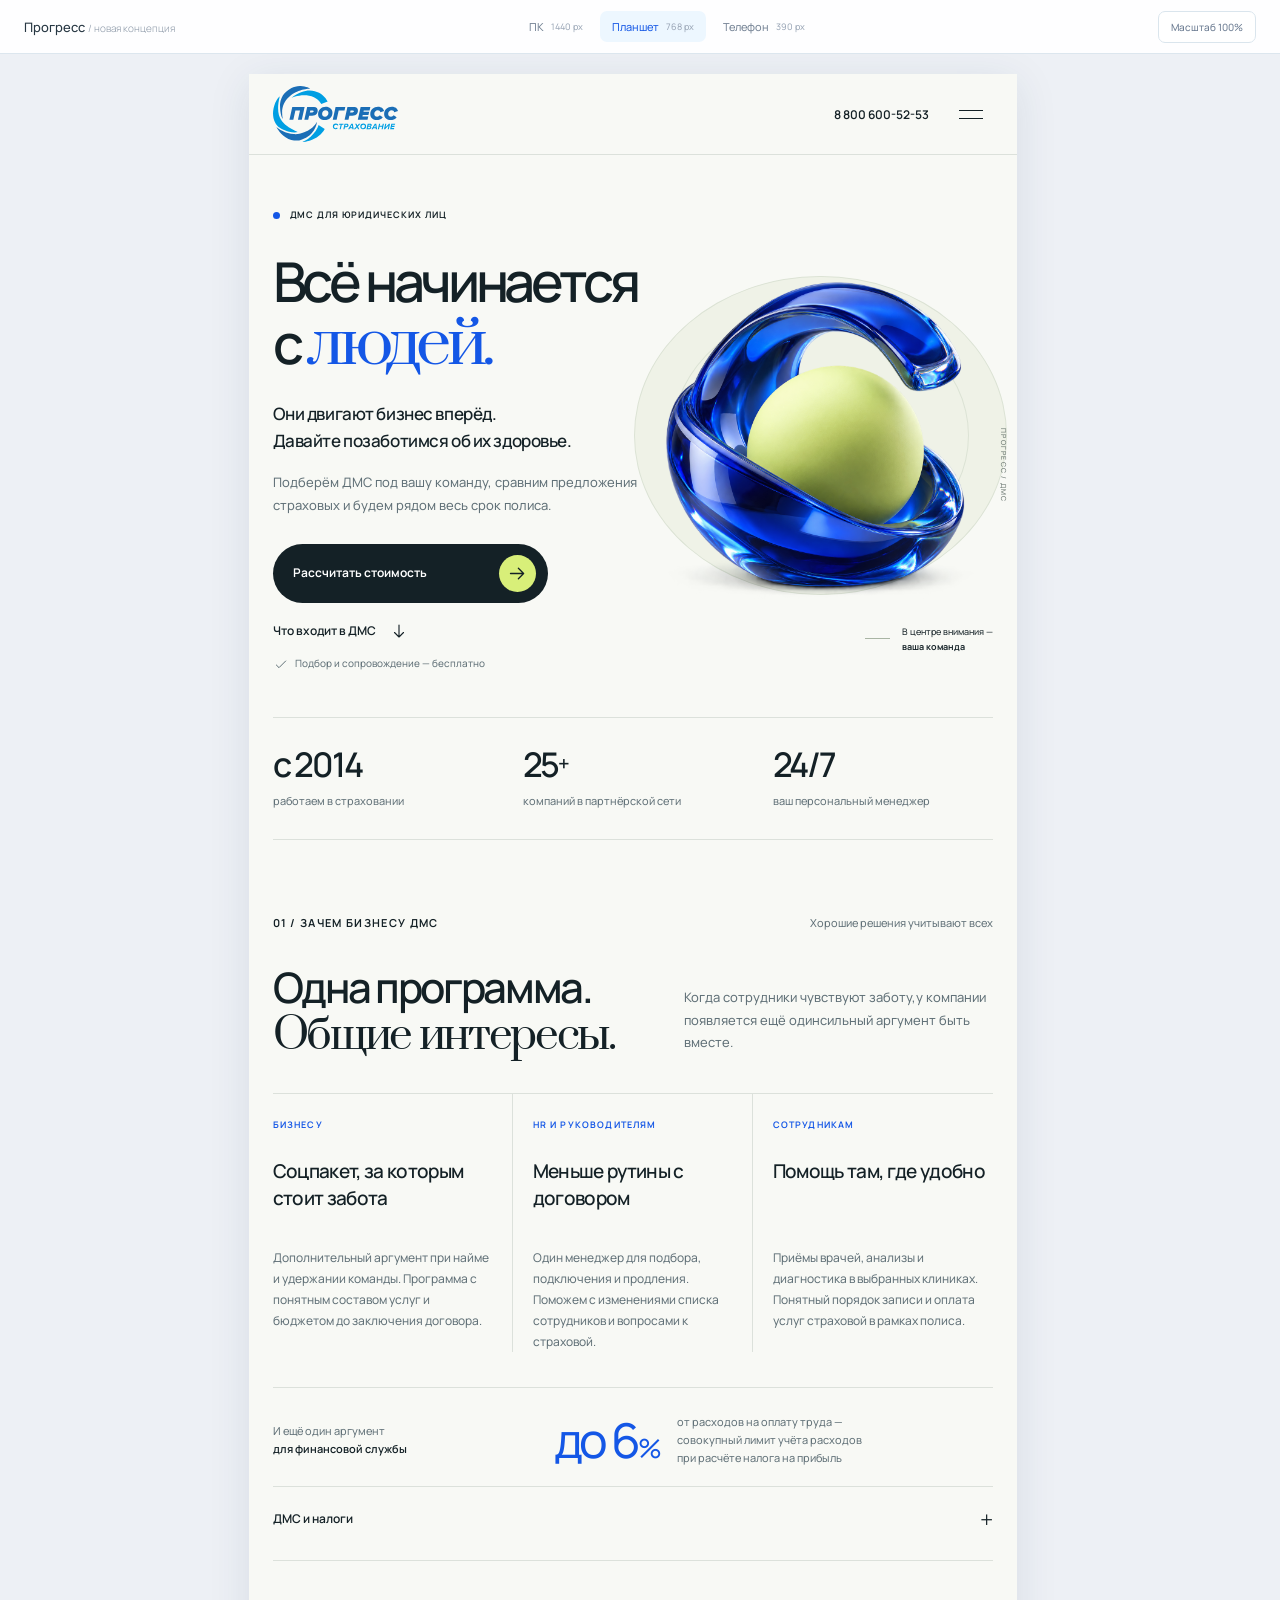
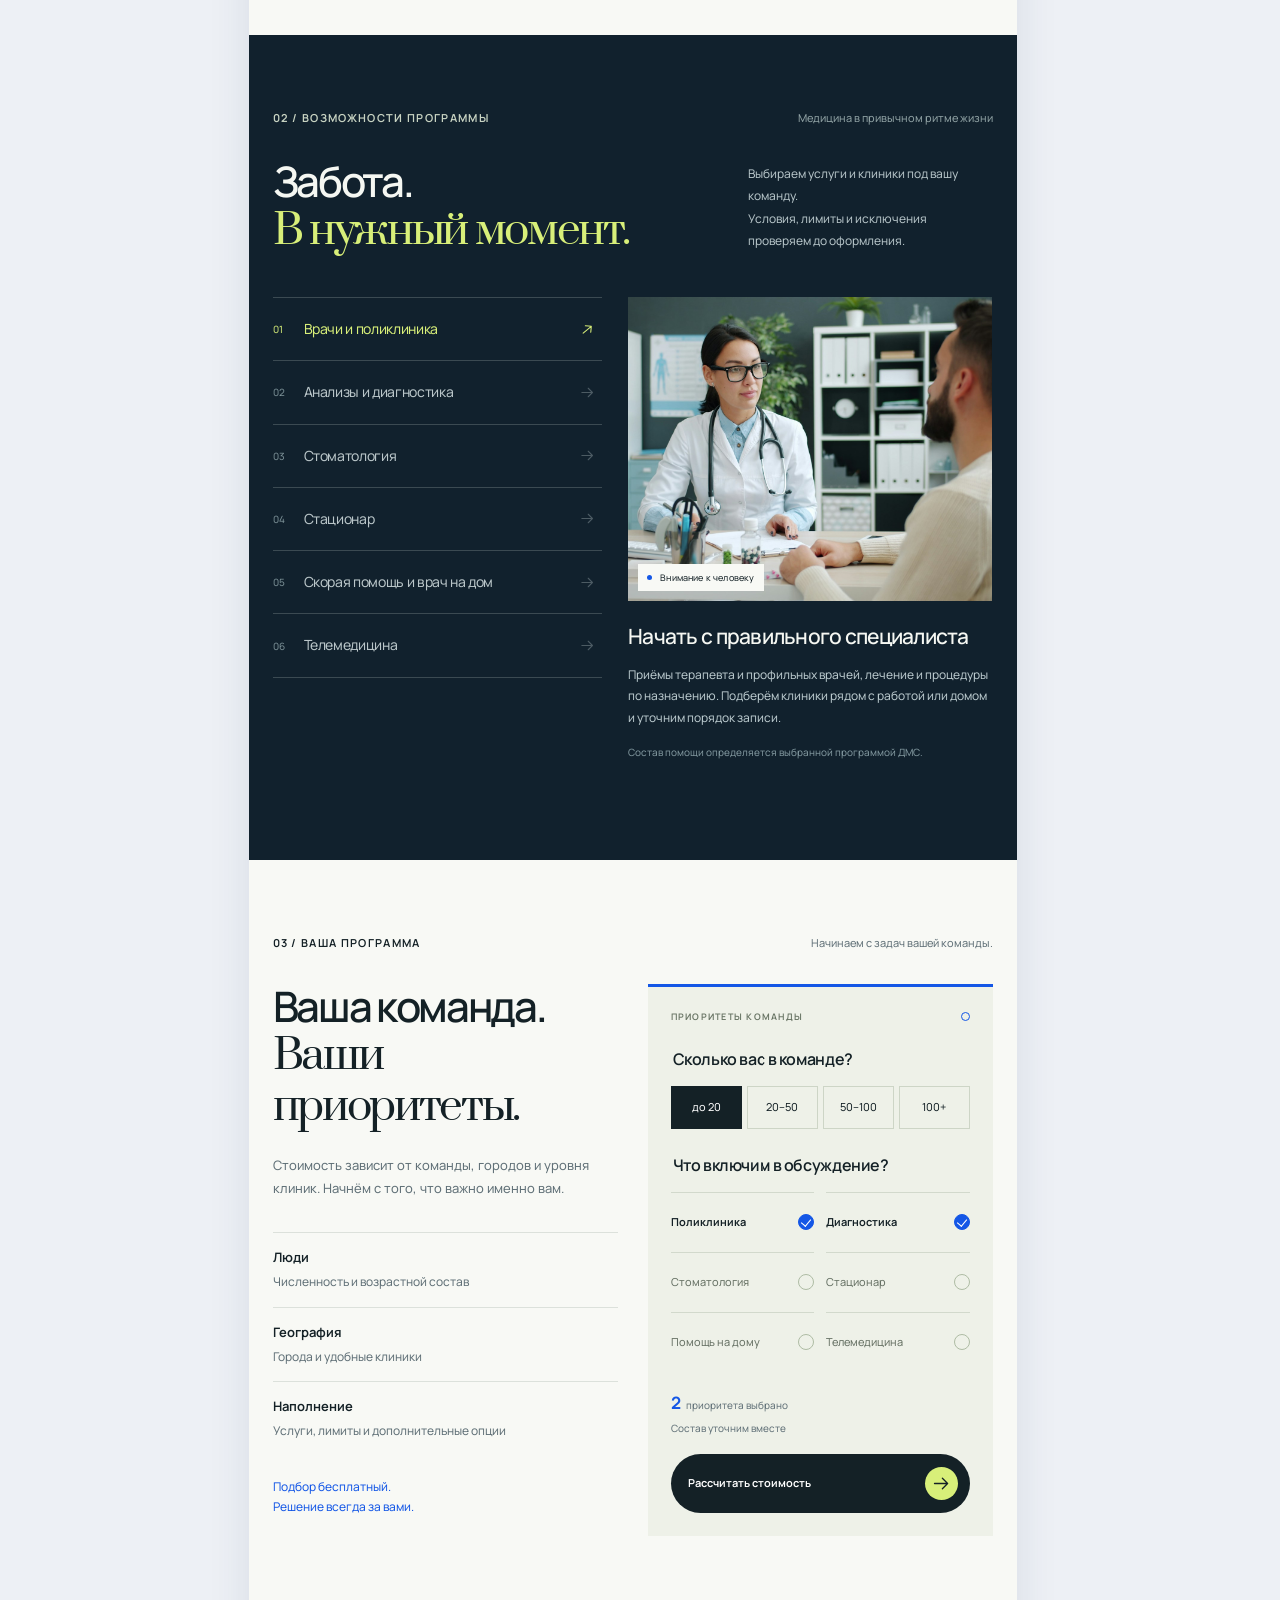
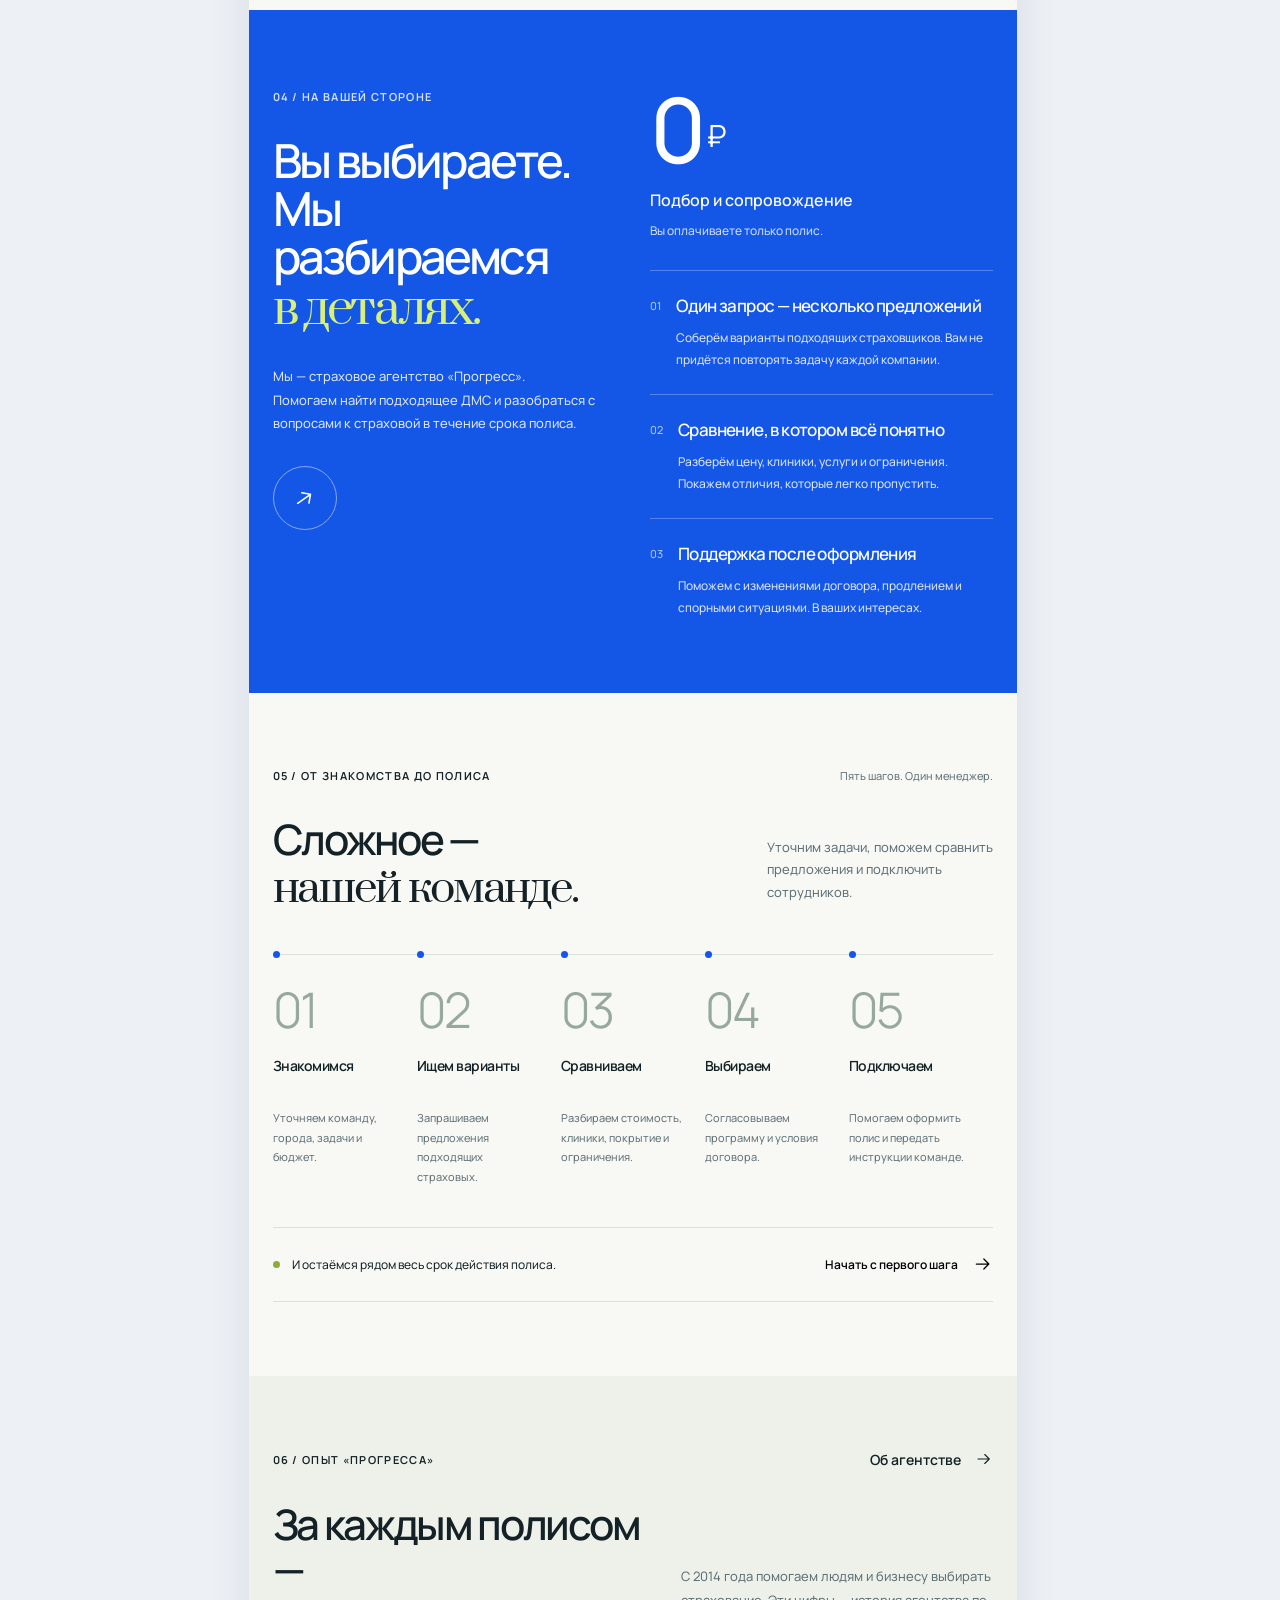
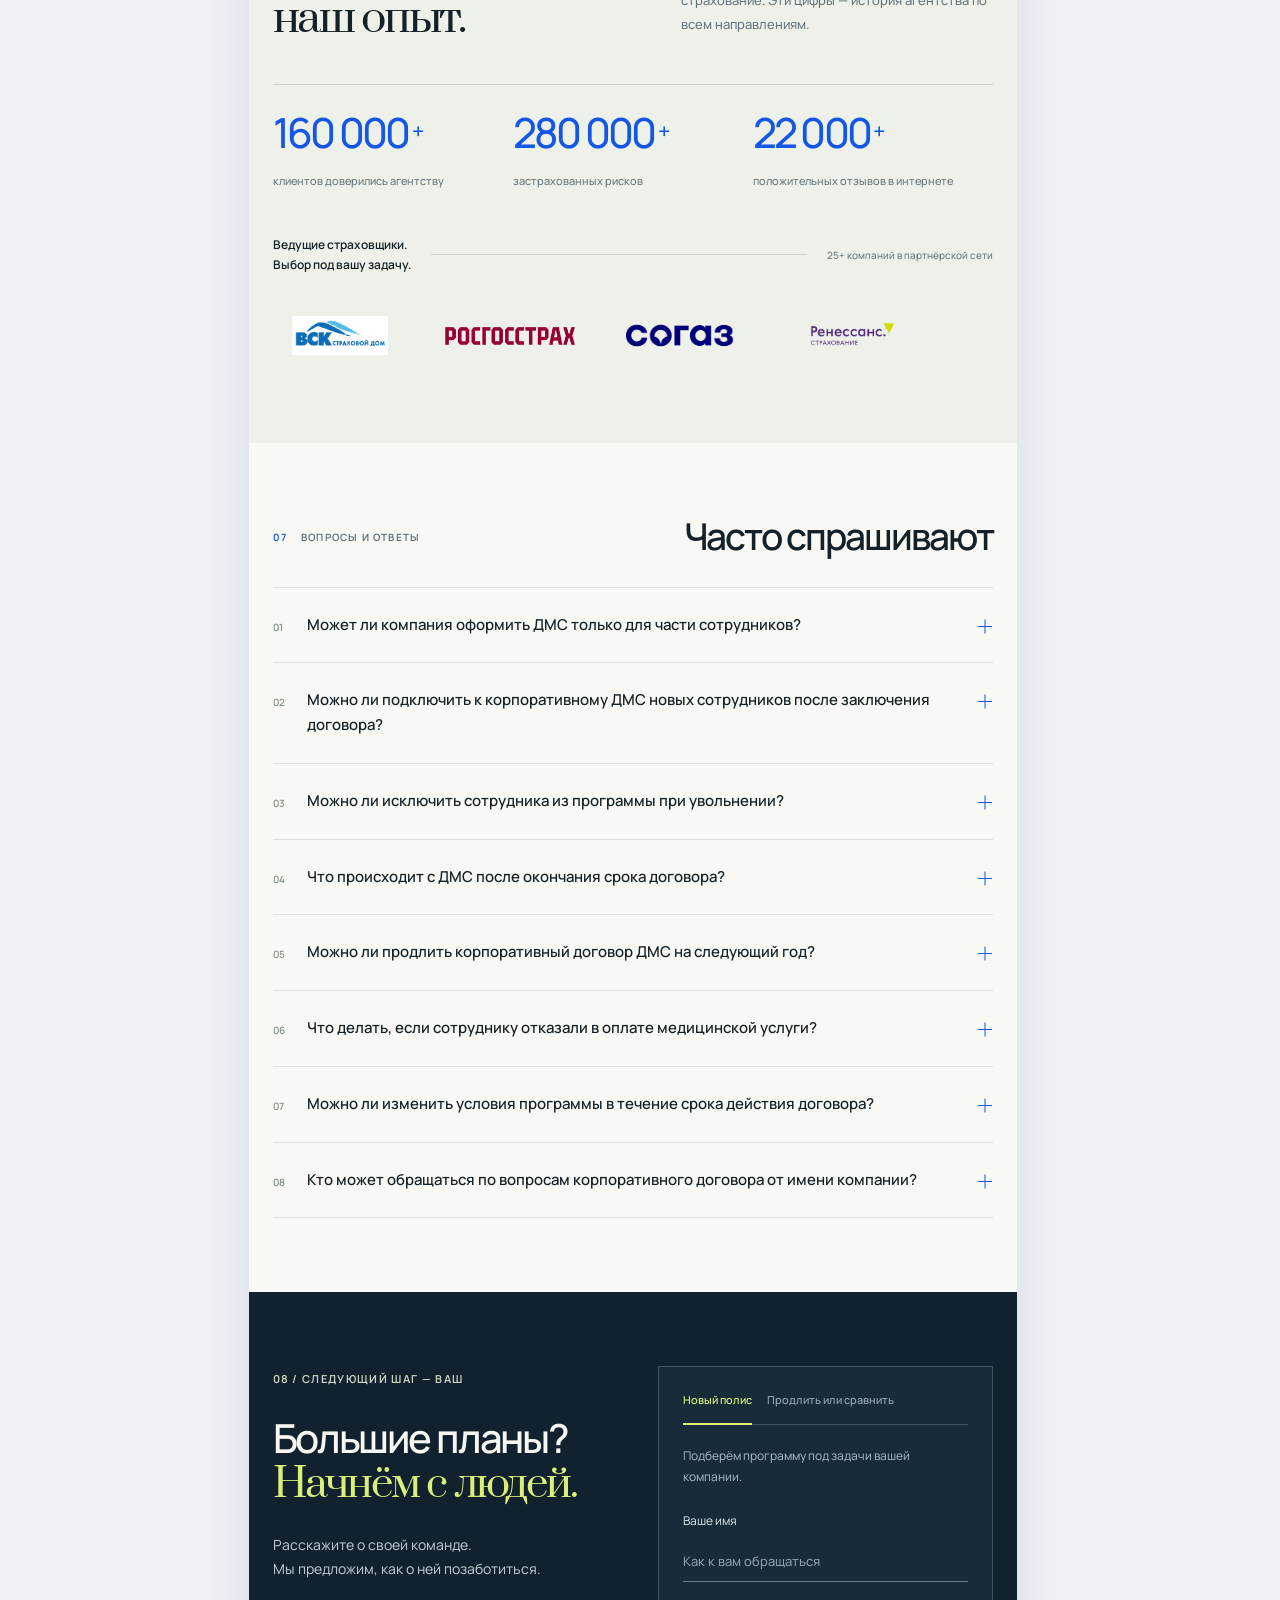
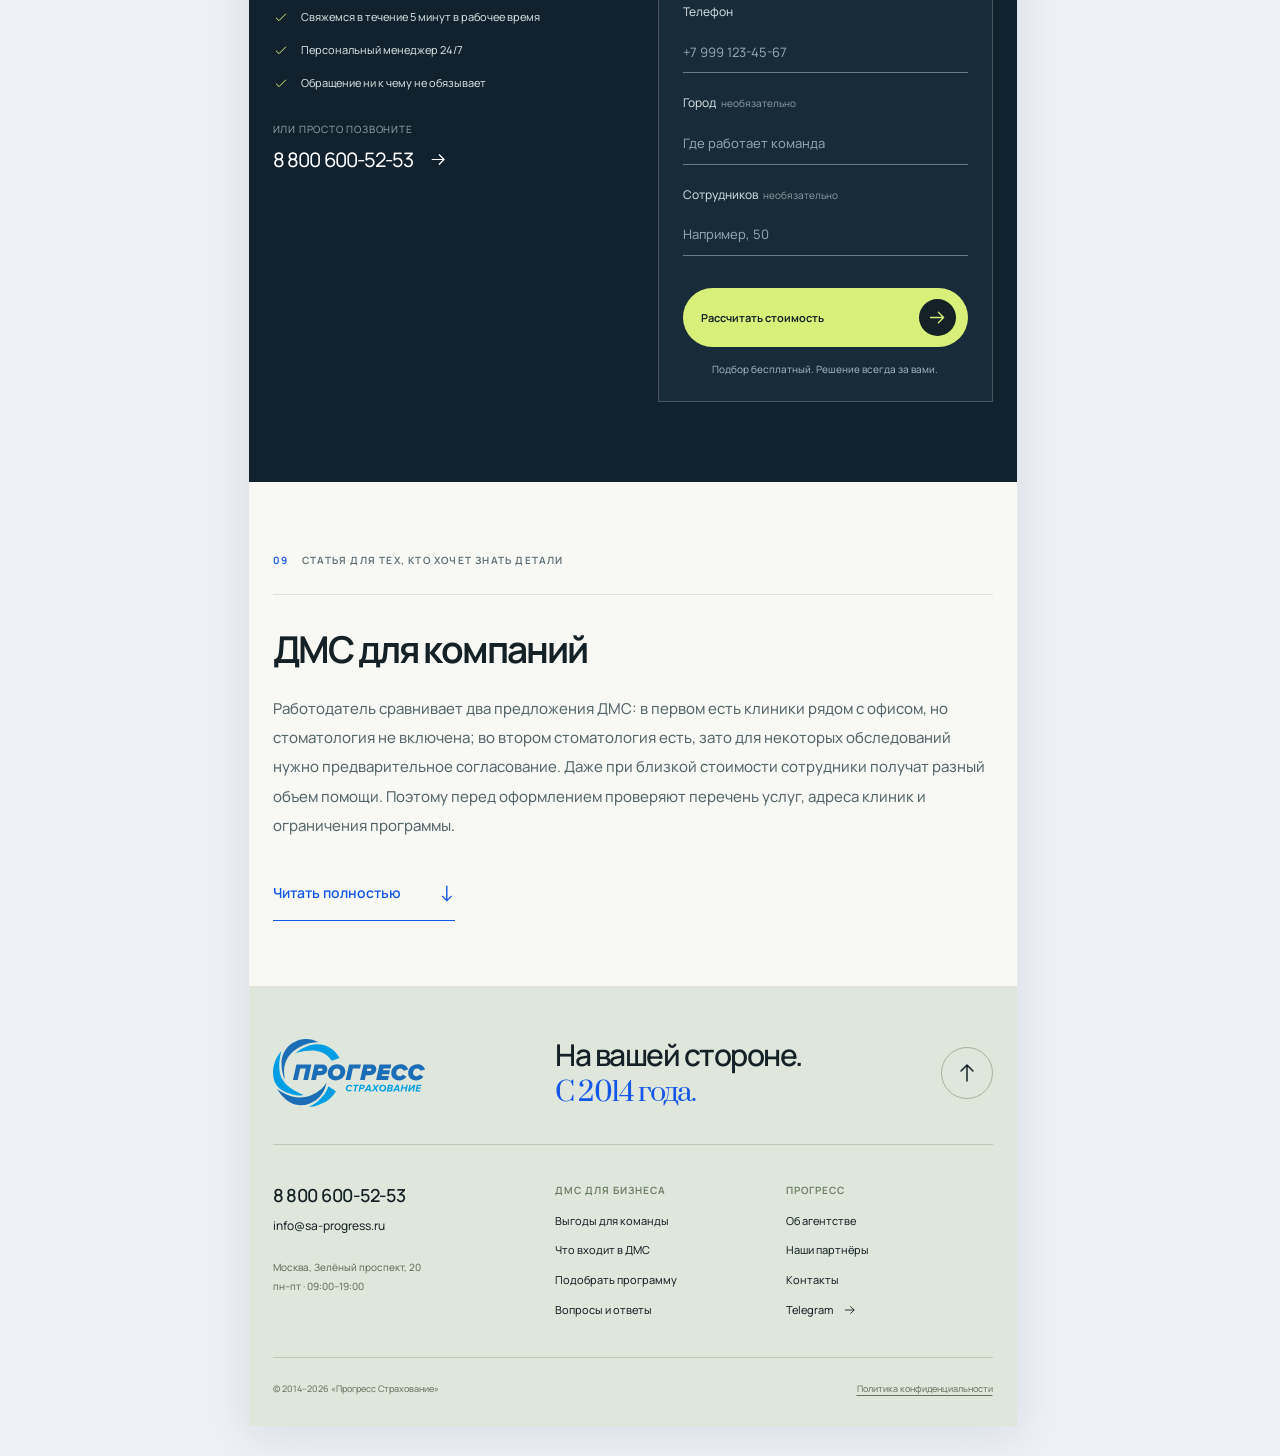
<file: tablet.html>
<!doctype html>
<html lang="ru" data-review="tablet" data-width="768">
<head>
  <meta charset="utf-8">
  <meta name="viewport" content="width=device-width,initial-scale=1">
  <meta name="robots" content="noindex,nofollow">
  <meta name="theme-color" content="#f8f9f5">
  <meta name="description" content="ДМС для бизнеса, в центре которого люди. Бесплатно сравним предложения страховых компаний и будем рядом весь срок полиса. Прогресс Страхование.">
  <title>Планшет 768 — Новая концепция Прогресс</title>
  <link rel="icon" href="./assets/progress-logo.svg" type="image/svg+xml">
  <link rel="preload" href="./assets/fonts/Manrope.ttf" as="font" type="font/ttf" crossorigin>
  <link rel="preload" href="./assets/fonts/Prata.ttf" as="font" type="font/ttf" crossorigin>
  <link rel="stylesheet" href="./previews/tablet.css?v=59b4b84084ad">
  <link rel="stylesheet" href="./assets/vendor/lenis.css?v=59b4b84084ad">
  <script src="./assets/vendor/lenis.min.js?v=59b4b84084ad" defer></script>
  <script src="./scroll.js?v=59b4b84084ad" defer></script>
  <script src="./app.js?v=59b4b84084ad" defer></script>
<link rel="stylesheet" href="./review.css?v=59b4b84084ad"><script src="./review.js?v=59b4b84084ad" defer></script></head>
<body id="top"><div class="review-toolbar"><a class="review-brand" href="./index.html">Прогресс <span>/ новая концепция</span></a><nav aria-label="Формат предпросмотра"><a href="./desktop.html">ПК<span>1440 px</span></a><a href="./tablet.html" aria-current="page">Планшет<span>768 px</span></a><a href="./mobile.html">Телефон<span>390 px</span></a></nav><button type="button" id="review-scale" aria-pressed="false">Масштаб 100%</button></div><div class="review-stage"><div class="review-canvas">
  <a class="skip-link" href="#main">К содержанию</a>
  <header class="site-header">
    <div class="header-inner wrap">
      <a class="brand" href="https://sa-progress.ru/" aria-label="Прогресс Страхование — основной сайт"><img src="./assets/progress-logo.svg" alt="Прогресс Страхование" width="150" height="63"></a>
      <nav class="main-nav" aria-label="Основная навигация"><a href="#for-whom">Для вашей команды</a><a href="#coverage">Возможности ДМС</a><a href="#process">Как подключить</a><a href="#faq">Вопросы</a></nav>
      <a class="header-phone" href="tel:+78006005253">8 800 600-52-53</a>
      <button class="header-contact" type="button" data-open-lead>Обсудить задачу <svg viewBox="0 0 24 24" aria-hidden="true" ><path d="M4 12h15m-6-6 6 6-6 6"/></svg></button>
      <button class="menu-toggle" type="button" aria-label="Открыть меню" aria-haspopup="dialog" aria-controls="menu-dialog"><span></span><span></span></button>
    </div>
  </header>
  <main id="main">
    <section class="hero wrap" aria-labelledby="hero-title">
      <div class="hero-copy">
        <p class="eyebrow"><span class="live-dot"></span>ДМС для юридических лиц</p>
        <h1 id="hero-title">Всё начинается<br>с <em>людей.</em></h1>
        <p class="hero-lead">Они двигают бизнес вперёд.<br>Давайте позаботимся об их здоровье.</p>
        <p class="hero-description">Подберём ДМС под вашу команду, сравним предложения страховых и будем рядом весь срок полиса.</p>
        <div class="hero-actions"><button class="button button-dark" type="button" data-open-lead><span>Рассчитать стоимость</span><span class="button-arrow"><svg viewBox="0 0 24 24" aria-hidden="true" ><path d="M4 12h15m-6-6 6 6-6 6"/></svg></span></button><a class="quiet-link" href="#coverage">Что входит в ДМС <svg viewBox="0 0 24 24" aria-hidden="true" ><path d="M12 4v16m-6-6 6 6 6-6"/></svg></a></div>
        <p class="hero-note"><span class="tiny-check"><svg viewBox="0 0 24 24" aria-hidden="true" ><path d="m5 12 4 4L19 6"/></svg></span>Подбор и сопровождение — бесплатно</p>
      </div>
      <div class="hero-art" aria-label="Синий стеклянный объём бережно окружает светлую сферу">
        <div class="art-orbit" aria-hidden="true"></div>
        <img src="./assets/images/care-sculpture.png" width="1254" height="1254" alt="Стеклянная синяя лента обнимает светлую сферу — образ заботы и защиты" fetchpriority="high">
        <span class="art-caption"><span class="caption-line"></span>В центре внимания —<br><strong>ваша команда</strong></span>
        <span class="art-index" aria-hidden="true">ПРОГРЕСС / ДМС</span>
      </div>
      <div class="hero-bottom"><a href="#for-whom" class="scroll-link"><span><svg viewBox="0 0 24 24" aria-hidden="true" ><path d="M12 4v16m-6-6 6 6 6-6"/></svg></span>Забота, которая<br>работает на бизнес</a><dl class="hero-facts"><div><dt>с 2014</dt><dd>работаем в страховании</dd></div><div><dt>25<span>+</span></dt><dd>компаний в партнёрской сети</dd></div><div><dt>24/7</dt><dd>ваш персональный менеджер</dd></div></dl></div>
    </section>

    <section class="value-section wrap section-space" id="for-whom" aria-labelledby="value-title">
      <div class="section-topline"><span class="section-label">01 / Зачем бизнесу ДМС</span><span class="topline-note">Хорошие решения учитывают всех</span></div>
      <div class="value-layout">
        <div class="value-heading"><h2 id="value-title">Одна программа.<br><em>Общие интересы.</em></h2><p>Когда сотрудники чувствуют заботу,<br>у компании появляется ещё один<br>сильный аргумент быть вместе.</p><div class="value-mark" aria-hidden="true"><span>+</span><span>+</span></div></div>
        <div class="value-list">
          <article><span class="item-index">01</span><div><p class="role-label">Бизнесу</p><h3>Соцпакет, за которым стоит забота</h3><p>Дополнительный аргумент при найме и удержании команды. Программа с понятным составом услуг и бюджетом до заключения договора.</p></div><svg viewBox="0 0 24 24" aria-hidden="true" ><path d="M4 12h15m-6-6 6 6-6 6"/></svg></article>
          <article><span class="item-index">02</span><div><p class="role-label">HR и руководителям</p><h3>Меньше рутины с договором</h3><p>Один менеджер для подбора, подключения и продления. Поможем с изменениями списка сотрудников и вопросами к страховой.</p></div><svg viewBox="0 0 24 24" aria-hidden="true" ><path d="M4 12h15m-6-6 6 6-6 6"/></svg></article>
          <article><span class="item-index">03</span><div><p class="role-label">Сотрудникам</p><h3>Помощь там, где удобно</h3><p>Приёмы врачей, анализы и диагностика в выбранных клиниках. Понятный порядок записи и оплата услуг страховой в рамках полиса.</p></div><svg viewBox="0 0 24 24" aria-hidden="true" ><path d="M4 12h15m-6-6 6 6-6 6"/></svg></article>
        </div>
      </div>
      <div class="tax-strip"><div class="tax-title">И ещё один аргумент<br><strong>для финансовой службы</strong></div><div class="tax-number">до 6<span>%</span></div><p class="tax-summary">от расходов на оплату труда —<br>совокупный лимит учёта расходов<br>при расчёте налога на прибыль</p><details class="tax-details"><summary>ДМС и налоги <span aria-hidden="true">+</span></summary><div><p>Взносы по ДМС работников можно учесть в расходах при соблюдении условий пункта 16 статьи 255 НК РФ: лицензия страховщика, договор не менее чем на год и оплата медицинских расходов работников. Участие работодателя в ДМС предусматривают в трудовом или коллективном договоре.</p><p>Лимит 6% общий для взносов по ДМС, предусмотренных НК РФ договоров на медицинские услуги и расходов из пункта 24.2 статьи 255. Это лимит учитываемых расходов, а не размер экономии на налоге.</p><p>Взносы работодателя по ДМС освобождаются от страховых взносов при соблюдении условий подпункта 5 пункта 1 статьи 422 НК РФ. Важен срок страхования каждого работника: при прекращении до года или включении на меньший срок освобождение может не применяться.</p><p>Учёт зависит от налогового режима и условий договора. <a href="https://www.consultant.ru/document/cons_doc_LAW_28165/7b1ea255e5f4f1ac2bb055d2d61a28b4a03f6856/" target="_blank" rel="noopener">Статья 255 НК РФ</a> · <a href="https://www.consultant.ru/document/cons_doc_LAW_28165/30e4690deae106140c96017db18054a3175e14f6/" target="_blank" rel="noopener">Статья 422 НК РФ</a> · <a href="https://www.nalog.gov.ru/rn77/news/activities_fts/15685469/" target="_blank" rel="noopener">Разъяснение ФНС</a></p></div></details></div>
    </section>

    <section class="coverage-section dark-section section-space" id="coverage" aria-labelledby="coverage-title">
      <div class="wrap"><div class="section-topline"><span class="section-label">02 / Возможности программы</span><span class="topline-note">Медицина в привычном ритме жизни</span></div><div class="coverage-heading"><h2 id="coverage-title">Забота.<br><em>В нужный момент.</em></h2><p>Выбираем услуги и клиники под вашу команду.<br>Условия, лимиты и исключения<br>проверяем до оформления.</p></div>
        <div class="coverage-layout"><div class="coverage-tabs" role="tablist" aria-label="Медицинская помощь" aria-orientation="vertical">
          <button type="button" id="care-tab-0" role="tab" aria-selected="true" aria-controls="care-panel" data-care="0"><span>01</span><strong>Врачи и поликлиника</strong><svg viewBox="0 0 24 24" aria-hidden="true" ><path d="M4 12h15m-6-6 6 6-6 6"/></svg></button>
          <button type="button" id="care-tab-1" role="tab" aria-selected="false" aria-controls="care-panel" tabindex="-1" data-care="1"><span>02</span><strong>Анализы и диагностика</strong><svg viewBox="0 0 24 24" aria-hidden="true" ><path d="M4 12h15m-6-6 6 6-6 6"/></svg></button>
          <button type="button" id="care-tab-2" role="tab" aria-selected="false" aria-controls="care-panel" tabindex="-1" data-care="2"><span>03</span><strong>Стоматология</strong><svg viewBox="0 0 24 24" aria-hidden="true" ><path d="M4 12h15m-6-6 6 6-6 6"/></svg></button>
          <button type="button" id="care-tab-3" role="tab" aria-selected="false" aria-controls="care-panel" tabindex="-1" data-care="3"><span>04</span><strong>Стационар</strong><svg viewBox="0 0 24 24" aria-hidden="true" ><path d="M4 12h15m-6-6 6 6-6 6"/></svg></button>
          <button type="button" id="care-tab-4" role="tab" aria-selected="false" aria-controls="care-panel" tabindex="-1" data-care="4"><span>05</span><strong>Скорая помощь и врач на дом</strong><svg viewBox="0 0 24 24" aria-hidden="true" ><path d="M4 12h15m-6-6 6 6-6 6"/></svg></button>
          <button type="button" id="care-tab-5" role="tab" aria-selected="false" aria-controls="care-panel" tabindex="-1" data-care="5"><span>06</span><strong>Телемедицина</strong><svg viewBox="0 0 24 24" aria-hidden="true" ><path d="M4 12h15m-6-6 6 6-6 6"/></svg></button>
        </div><div class="care-feature"><figure><img src="./assets/images/consultation.jpg" alt="Врач обсуждает с пациентом вопросы здоровья" width="1800" height="1013" loading="lazy"><figcaption><span class="live-dot"></span>Внимание к человеку</figcaption></figure><div id="care-panel" role="tabpanel" aria-labelledby="care-tab-0" tabindex="0"><span class="care-panel-number" aria-hidden="true">01</span><div><h3 id="care-panel-title">Начать с правильного специалиста</h3><p id="care-panel-copy">Приёмы терапевта и профильных врачей, лечение и процедуры по назначению. Подберём клиники рядом с работой или домом и уточним порядок записи.</p><span class="care-condition">Состав помощи определяется выбранной программой ДМС.</span></div></div></div></div>
      </div>
    </section>

    <section class="program-section wrap section-space" id="price" aria-labelledby="program-title">
      <div class="section-topline"><span class="section-label">03 / Ваша программа</span><span class="topline-note">Начинаем с задач вашей команды.</span></div>
      <div class="program-layout"><div class="program-copy"><h2 id="program-title">Ваша команда.<br><em>Ваши приоритеты.</em></h2><p>Стоимость зависит от команды, городов и уровня клиник. Начнём с того, что важно именно вам.</p><dl class="price-factors"><div><dt>Люди</dt><dd>Численность и возрастной состав</dd></div><div><dt>География</dt><dd>Города и удобные клиники</dd></div><div><dt>Наполнение</dt><dd>Услуги, лимиты и дополнительные опции</dd></div></dl><span class="program-footnote">Подбор бесплатный.<br>Решение всегда за вами.</span></div>
      <div class="program-sheet"><div class="sheet-top"><span>ПРИОРИТЕТЫ КОМАНДЫ</span><span class="sheet-dot"></span></div><fieldset class="team-size"><legend>Сколько вас в команде?</legend><div><label><input type="radio" name="team-size" value="до 20" checked><span>до 20</span></label><label><input type="radio" name="team-size" value="20–50"><span>20–50</span></label><label><input type="radio" name="team-size" value="50–100"><span>50–100</span></label><label><input type="radio" name="team-size" value="100+"><span>100+</span></label></div></fieldset>
        <fieldset class="service-choices"><legend>Что включим в обсуждение?</legend><label><input type="checkbox" name="service" value="Поликлиника" checked><span>Поликлиника<i aria-hidden="true"></i></span></label><label><input type="checkbox" name="service" value="Диагностика" checked><span>Диагностика<i aria-hidden="true"></i></span></label><label><input type="checkbox" name="service" value="Стоматология"><span>Стоматология<i aria-hidden="true"></i></span></label><label><input type="checkbox" name="service" value="Стационар"><span>Стационар<i aria-hidden="true"></i></span></label><label><input type="checkbox" name="service" value="Помощь на дому"><span>Помощь на дому<i aria-hidden="true"></i></span></label><label><input type="checkbox" name="service" value="Телемедицина"><span>Телемедицина<i aria-hidden="true"></i></span></label></fieldset><div class="selection-summary"><span><strong id="service-count">2</strong> <span id="service-count-label">приоритета</span> выбрано</span><span>Состав уточним вместе</span></div><button class="button button-dark" type="button" data-open-lead data-context="program"><span>Рассчитать стоимость</span><span class="button-arrow"><svg viewBox="0 0 24 24" aria-hidden="true" ><path d="M4 12h15m-6-6 6 6-6 6"/></svg></span></button>
      </div></div>
    </section>

    <section class="agency-section section-space" id="agency" aria-labelledby="agency-title"><div class="wrap agency-layout">
      <div class="agency-copy"><span class="section-label">04 / На вашей стороне</span><h2 id="agency-title">Вы выбираете.<br>Мы разбираемся<br><em>в деталях.</em></h2><p>Мы — страховое агентство «Прогресс».<br>Помогаем найти подходящее ДМС и разобраться с вопросами к страховой в течение срока полиса.</p><a class="circle-link" href="#request" aria-label="Обсудить подбор ДМС"><svg viewBox="0 0 24 24" aria-hidden="true" ><path d="M4 12h15m-6-6 6 6-6 6"/></svg></a></div>
      <div class="agency-right"><div class="agency-free"><span class="zero">0<span>₽</span></span><div><strong>Подбор и сопровождение</strong><p>Вы оплачиваете только полис.</p></div></div><ol class="agency-list"><li><span>01</span><div><h3>Один запрос — несколько предложений</h3><p>Соберём варианты подходящих страховщиков. Вам не придётся повторять задачу каждой компании.</p></div></li><li><span>02</span><div><h3>Сравнение, в котором всё понятно</h3><p>Разберём цену, клиники, услуги и ограничения. Покажем отличия, которые легко пропустить.</p></div></li><li><span>03</span><div><h3>Поддержка после оформления</h3><p>Поможем с изменениями договора, продлением и спорными ситуациями. В ваших интересах.</p></div></li></ol></div>
    </div></section>

    <section class="process-section wrap section-space" id="process" aria-labelledby="process-title"><div class="section-topline"><span class="section-label">05 / От знакомства до полиса</span><span class="topline-note">Пять шагов. Один менеджер.</span></div><div class="process-heading"><h2 id="process-title">Сложное —<br><em>нашей команде.</em></h2><p>Уточним задачи, поможем сравнить<br>предложения и подключить<br>сотрудников.</p></div><ol class="process-track"><li><span class="process-number">01</span><h3>Знакомимся</h3><p>Уточняем команду, города, задачи и бюджет.</p></li><li><span class="process-number">02</span><h3>Ищем варианты</h3><p>Запрашиваем предложения подходящих страховых.</p></li><li><span class="process-number">03</span><h3>Сравниваем</h3><p>Разбираем стоимость, клиники, покрытие и ограничения.</p></li><li><span class="process-number">04</span><h3>Выбираем</h3><p>Согласовываем программу и условия договора.</p></li><li><span class="process-number">05</span><h3>Подключаем</h3><p>Помогаем оформить полис и передать инструкции команде.</p></li></ol><div class="process-after"><p><span class="live-dot"></span>И остаёмся рядом весь срок действия полиса.</p><button type="button" class="text-button" data-open-lead>Начать с первого шага <svg viewBox="0 0 24 24" aria-hidden="true" ><path d="M4 12h15m-6-6 6 6-6 6"/></svg></button></div></section>

    <section class="trust-section section-space" id="trust" aria-labelledby="trust-title"><div class="wrap"><div class="section-topline"><span class="section-label">06 / Опыт «Прогресса»</span><a class="inline-link" href="https://sa-progress.ru/o-kompanii/" target="_blank" rel="noopener">Об агентстве <svg viewBox="0 0 24 24" aria-hidden="true" ><path d="M4 12h15m-6-6 6 6-6 6"/></svg></a></div><div class="trust-layout"><h2 id="trust-title">За каждым полисом —<br><em>наш опыт.</em></h2><p>С 2014 года помогаем людям и бизнесу выбирать страхование. Эти цифры — история агентства по всем направлениям.</p></div><dl class="trust-facts"><div><dt>160 000<span>+</span></dt><dd>клиентов доверились агентству</dd></div><div><dt>280 000<span>+</span></dt><dd>застрахованных рисков</dd></div><div><dt>22 000<span>+</span></dt><dd>положительных отзывов в интернете</dd></div></dl><div class="partner-heading"><span>Ведущие страховщики.<br>Выбор под вашу задачу.</span><span class="partner-line"></span><span>25+ компаний в партнёрской сети</span></div><div class="partner-marquee" tabindex="0" aria-label="Страховые компании — партнёры агентства"><div class="partner-track"><ul class="partner-group" aria-label="Страховщики — партнёры агентства"><li><img src="./assets/partners/vsk.png" alt="ВСК" loading="lazy"></li><li><img src="./assets/partners/rgs.png" alt="Росгосстрах" loading="lazy"></li><li><img src="./assets/partners/sogaz.png" alt="Согаз" loading="lazy"></li><li><img src="./assets/partners/ren.png" alt="Ренессанс страхование" loading="lazy"></li><li><img src="./assets/partners/alfa.png" alt="АльфаСтрахование" loading="lazy"></li><li><img src="./assets/partners/ingos.png" alt="Ингосстрах" loading="lazy"></li><li><img src="./assets/partners/sovcom.png" alt="Совкомбанк страхование" loading="lazy"></li><li><img src="./assets/partners/reso.png" alt="Ресо-Гарантия" loading="lazy"></li><li><img src="./assets/partners/soglasie.png" alt="Согласие" loading="lazy"></li><li><img src="./assets/partners/t-insurance.png" alt="Тинькофф страхование" loading="lazy"></li><li><img src="./assets/partners/sber.png" alt="Сбербанк Страхование" loading="lazy"></li></ul><ul class="partner-group" aria-hidden="true"><li><img src="./assets/partners/vsk.png" alt="" loading="lazy"></li><li><img src="./assets/partners/rgs.png" alt="" loading="lazy"></li><li><img src="./assets/partners/sogaz.png" alt="" loading="lazy"></li><li><img src="./assets/partners/ren.png" alt="" loading="lazy"></li><li><img src="./assets/partners/alfa.png" alt="" loading="lazy"></li><li><img src="./assets/partners/ingos.png" alt="" loading="lazy"></li><li><img src="./assets/partners/sovcom.png" alt="" loading="lazy"></li><li><img src="./assets/partners/reso.png" alt="" loading="lazy"></li><li><img src="./assets/partners/soglasie.png" alt="" loading="lazy"></li><li><img src="./assets/partners/t-insurance.png" alt="" loading="lazy"></li><li><img src="./assets/partners/sber.png" alt="" loading="lazy"></li></ul></div></div></div></section>

    <section class="section faq-section" id="faq" aria-labelledby="faq-title" data-section="8">
  <div class="faq-layout"><div class="faq-heading"><span class="section-kicker"><span class="kicker-index">07</span><span>Вопросы и ответы</span></span><h2 id="faq-title">Часто спрашивают</h2></div><div class="faq-list"><details class="faq-item" name="faq"><summary><span class="faq-index">01</span><span data-source-faq-question="0">Может ли компания оформить ДМС только для части сотрудников?</span><span class="disclosure-mark" aria-hidden="true"></span></summary><div class="faq-answer"><p data-source-faq-answer="0">Да, если страховщик допускает выбранный состав группы. Например, можно запросить программу для определенного подразделения или категории работников. Перед оформлением уточняют минимальную численность группы и закрепляют понятные условия предоставления льготы.</p></div></details>
<details class="faq-item" name="faq"><summary><span class="faq-index">02</span><span data-source-faq-question="1">Можно ли подключить к корпоративному ДМС новых сотрудников после заключения договора?</span><span class="disclosure-mark" aria-hidden="true"></span></summary><div class="faq-answer"><p data-source-faq-answer="1">Да, при наличии такой процедуры в договоре. Страховщик уточнит, какие сведения передать, с какой даты начнется обслуживание и потребуется ли доплата за оставшийся срок.</p></div></details>
<details class="faq-item" name="faq"><summary><span class="faq-index">03</span><span data-source-faq-question="2">Можно ли исключить сотрудника из программы при увольнении?</span><span class="disclosure-mark" aria-hidden="true"></span></summary><div class="faq-answer"><p data-source-faq-answer="2">Обычно да, в порядке, предусмотренном договором. Работодатель уведомляет страховщика об изменении списка и уточняет дату прекращения обслуживания и правила возможного перерасчета.</p></div></details>
<details class="faq-item" name="faq"><summary><span class="faq-index">04</span><span data-source-faq-question="3">Что происходит с ДМС после окончания срока договора?</span><span class="disclosure-mark" aria-hidden="true"></span></summary><div class="faq-answer"><p data-source-faq-answer="3">Покрытие прекращается в дату окончания договора, если страхование не продлили. Чтобы сотрудники не остались без доступа к программе между периодами, новый срок обслуживания лучше согласовать заранее.</p></div></details>
<details class="faq-item" name="faq"><summary><span class="faq-index">05</span><span data-source-faq-question="4">Можно ли продлить корпоративный договор ДМС на следующий год?</span><span class="disclosure-mark" aria-hidden="true"></span></summary><div class="faq-answer"><p data-source-faq-answer="4">Да, если стороны согласуют продление или заключение нового договора. Перед этим проверяют обновленный список сотрудников, доступность клиник, состав услуг и новый расчет стоимости.</p></div></details>
<details class="faq-item" name="faq"><summary><span class="faq-index">06</span><span data-source-faq-question="5">Что делать, если сотруднику отказали в оплате медицинской услуги?</span><span class="disclosure-mark" aria-hidden="true"></span></summary><div class="faq-answer"><p data-source-faq-answer="5">Сначала запросите у сервисной службы страховщика конкретную причину отказа: услуга может отсутствовать в программе, требовать направления или предварительного согласования. Сохраните ответ, медицинское назначение и связанные документы. Если договор оформлен через «Прогресс Страхование», менеджер поможет разобраться в условиях и порядке дальнейшего обращения.</p></div></details>
<details class="faq-item" name="faq"><summary><span class="faq-index">07</span><span data-source-faq-question="6">Можно ли изменить условия программы в течение срока действия договора?</span><span class="disclosure-mark" aria-hidden="true"></span></summary><div class="faq-answer"><p data-source-faq-answer="6">Иногда да, если страховщик согласует изменения. Расширение услуг, изменение перечня клиник или подключение новой группы сотрудников может потребовать дополнительного соглашения и перерасчета стоимости.</p></div></details>
<details class="faq-item" name="faq"><summary><span class="faq-index">08</span><span data-source-faq-question="7">Кто может обращаться по вопросам корпоративного договора от имени компании?</span><span class="disclosure-mark" aria-hidden="true"></span></summary><div class="faq-answer"><p data-source-faq-answer="7">Руководитель или уполномоченный представитель работодателя — например, сотрудник HR-службы. Порядок подтверждения полномочий и обмена сведениями согласовывают при оформлении договора.</p></div></details></div></div>
</section>

    <section class="request-section dark-section section-space" id="request" aria-labelledby="request-title"><div class="wrap request-layout"><div class="request-copy"><span class="section-label">08 / Следующий шаг — ваш</span><h2 id="request-title">Большие планы?<br><em>Начнём с людей.</em></h2><p>Расскажите о своей команде.<br>Мы предложим, как о ней позаботиться.</p><ul><li><svg viewBox="0 0 24 24" aria-hidden="true" ><path d="m5 12 4 4L19 6"/></svg>Свяжемся в течение 5 минут в рабочее время</li><li><svg viewBox="0 0 24 24" aria-hidden="true" ><path d="m5 12 4 4L19 6"/></svg>Персональный менеджер 24/7</li><li><svg viewBox="0 0 24 24" aria-hidden="true" ><path d="m5 12 4 4L19 6"/></svg>Обращение ни к чему не обязывает</li></ul><div class="request-phone"><span>Или просто позвоните</span><a href="tel:+78006005253">8 800 600-52-53 <svg viewBox="0 0 24 24" aria-hidden="true" ><path d="M4 12h15m-6-6 6 6-6 6"/></svg></a></div></div>
      <form class="request-form" id="request-form" data-lead-form novalidate><fieldset class="request-scenarios"><legend class="sr-only">Ваша задача</legend><label><input type="radio" name="scenario" value="new" checked><span>Новый полис</span></label><label><input type="radio" name="scenario" value="renew"><span>Продлить или сравнить</span></label></fieldset><p id="scenario-description">Подберём программу под задачи вашей компании.</p><div class="request-fields"><label class="field"><span>Ваше имя</span><input name="name" autocomplete="given-name" placeholder="Как к вам обращаться" required maxlength="80" aria-describedby="request-name-error"><small class="field-error" id="request-name-error"></small></label><label class="field"><span>Телефон</span><input name="phone" type="tel" inputmode="tel" autocomplete="tel" placeholder="+7 999 123-45-67" required maxlength="22" aria-describedby="request-phone-error"><small class="field-error" id="request-phone-error"></small></label><label class="field"><span>Город <i>необязательно</i></span><input name="city" autocomplete="address-level2" placeholder="Где работает команда" maxlength="100"></label><label class="field"><span>Сотрудников <i>необязательно</i></span><input name="employees" type="number" min="1" max="100000" inputmode="numeric" placeholder="Например, 50" aria-describedby="employees-error"><small class="field-error" id="employees-error"></small></label></div><div class="program-file" id="program-file" hidden><label><span id="file-label">Прикрепить действующую программу</span><span aria-hidden="true">＋</span><input id="policy-file" type="file" accept=".pdf,.doc,.docx,.xls,.xlsx" aria-label="Прикрепить действующую программу"></label><small>Необязательно · PDF, DOCX, XLSX · до 10 МБ</small><p id="file-error" class="field-error" role="status"></p></div><button class="button button-lime" type="submit"><span>Рассчитать стоимость</span><span class="button-arrow"><svg viewBox="0 0 24 24" aria-hidden="true" ><path d="M4 12h15m-6-6 6 6-6 6"/></svg></span></button><p class="form-assurance">Подбор бесплатный. Решение всегда за вами.</p></form>
    </div></section>

    <section class="section article-section" id="article" aria-labelledby="article-title" data-section="10">
  <div class="article-label"><span class="section-kicker"><span class="kicker-index">09</span><span>Статья для тех, кто хочет знать детали</span></span></div>
  <article class="seo-article"><h2 data-source-article="0" id="article-title"><strong>ДМС для компаний</strong></h2>
<p data-source-article="1">Работодатель сравнивает два предложения ДМС: в первом есть клиники рядом с офисом, но стоматология не включена; во втором стоматология есть, зато для некоторых обследований нужно предварительное согласование. Даже при близкой стоимости сотрудники получат разный объем помощи. Поэтому перед оформлением проверяют перечень услуг, адреса клиник и ограничения программы.</p>
<div id="article-more" hidden><p data-source-article="2">При подборе ДМС для юридических лиц в Москве учитывают численность команды, районы обслуживания, необходимые услуги и бюджет. «Прогресс Страхование» помогает получить предложения нескольких страховщиков, сопоставить условия и оформить корпоративный договор.</p>
<h3 data-source-article="3"><strong>Что такое корпоративное ДМС и как оно работает</strong></h3>
<p data-source-article="4">Добровольное медицинское страхование для юридических лиц — это договор, по которому работодатель оплачивает страховую программу для сотрудников. Страховщик организует медицинскую помощь в объеме, указанном в договоре: приемы врачей, диагностику, лечение и другие согласованные услуги.</p>
<p data-source-article="5">Страхование ДМС для юридических лиц оформляется по корпоративному договору: работодатель выступает страхователем, сотрудники — застрахованными лицами. Запись к врачу может проходить напрямую через клинику или через сервисную службу страховщика. Для отдельных обследований и госпитализации иногда нужны направление врача и предварительное согласование — этот порядок указан в программе.</p>
<p data-source-article="6">В договоре проверяют список сотрудников, дату начала обслуживания, перечень медицинских услуг и сеть клиник. Например, больница может входить в сеть страховщика, но плановая госпитализация по выбранному пакету будет недоступна. Для нее нужен отдельный раздел покрытия.</p>
<p data-source-article="7">Условия могут различаться для групп персонала. Организация вправе запросить несколько уровней программ, а возможность их объединения в одном договоре нужно согласовать со страховой компанией.</p>
<h3 data-source-article="8"><strong>Какие задачи бизнеса решает ДМС для сотрудников</strong></h3>
<p data-source-article="9">ДМС для организаций включают в социальный пакет, когда хотят предложить сотрудникам доступные клиники и понятный порядок обращения за медицинской помощью.</p>
<ul><li data-source-article="10">Социальный пакет и конкурентоспособность работодателя. В вакансии можно указать конкретные услуги: приемы врачей в частных клиниках, диагностику или стоматологию. При этом кандидатам важно сообщать, с какого момента начинает действовать полис и какие услуги действительно включены.</li>
<li data-source-article="11">Забота о здоровье коллектива. Работникам проще планировать консультации и обследования, когда есть подходящие клиники и ясные правила записи. При выборе учитывают сменный график, удаленную работу и расположение подразделений.</li>
<li data-source-article="12">Удержание персонала и HR-бренд. Корпоративный ДМС для бизнеса и ООО может стать аргументом при выборе работодателя, если сотрудникам доступны востребованные клиники и услуги. Правила подключения новых работников и перехода между программами лучше закрепить до запуска.</li>
<li data-source-article="13">Организация медицинского обслуживания. HR-отдел передает страховщику изменения в списках сотрудников, информирует персонал о программе и направляет вопросы в сервисную службу. Порядок таких обращений и ответственных лиц фиксируют при заключении договора.</li>
</ul><p data-source-article="14">При запуске ДМС сотрудникам передают список доступных клиник, контакты сервисной службы и инструкцию по записи. В ней отдельно указывают, какие обследования требуют согласования и что делать, если клиника не может принять по полису.</p>
<h3 data-source-article="15"><strong>Какие медицинские услуги можно включить в программу ДМС</strong></h3>
<p data-source-article="16">Медицинская страховка для юридических лиц может состоять из базовой амбулаторной помощи и дополнительных разделов. Для каждого вида помощи нужно уточнить, какие услуги включены, где их оказывают и требуется ли согласование.</p>
<ul><li data-source-article="17">Амбулаторно-поликлиническая помощь. Прием терапевта и профильных специалистов, лечение и процедуры по назначению врача. Уточняют доступность повторных приемов, вызова врача на дом и дистанционных консультаций.</li>
<li data-source-article="18">Диагностика и лабораторные исследования. Анализы, УЗИ и инструментальные обследования. Для КТ, МРТ и дорогостоящей диагностики страховщик может устанавливать особый порядок назначения и согласования.</li>
<li data-source-article="19">Стоматологическая помощь. Лечение кариеса, диагностика, удаление зубов и другие услуги в пределах выбранного пакета. Протезирование, имплантацию, ортодонтию и профилактическую гигиену проверяют отдельно: эти услуги не всегда включены.</li>
<li data-source-article="20">Скорая и неотложная медицинская помощь. Вызов бригады, неотложная помощь и транспортировка — если предусмотрены программой. Важны территория обслуживания и порядок вызова.</li>
<li data-source-article="21">Стационарное лечение и дополнительные опции. Плановая или экстренная госпитализация, операции, телемедицина, профилактические осмотры и отдельные программы обследований. Для стационара уточняют перечень оснований, медицинские организации и лимиты.</li>
</ul><p data-source-article="22">Страховка ДМС для юридических лиц может включать раздел «Стоматология», но перечень услуг внутри него отличается. В одной программе предусмотрено лечение кариеса, в другой — также удаление зубов и некоторые хирургические процедуры. Поэтому при сравнении смотрят расшифровку раздела в приложении к договору.</p>
<p data-source-article="23">Отдельно проверьте порядок согласования сложной диагностики: кто оформляет направление, куда обращаться сотруднику и какие документы запрашивает страховщик. Если в ближайшей клинике нужного исследования нет, важно заранее знать, как согласуется обращение в другое учреждение.</p>
<h3 data-source-article="24"><strong>Как подобрать программу ДМС для организации</strong></h3>
<p data-source-article="25">Перед запросом предложений полезно разделить сотрудников по городам, подразделениям и режиму работы. Для офиса в центре Москвы и сменного персонала на удаленной площадке удобная сеть клиник может оказаться разной.</p>
<ul><li data-source-article="26">Численность сотрудников. Укажите количество работников, которых планируете включить сразу, и ожидаемое пополнение штата. Уточните у страховщика минимальную численность группы и правила подключения в течение года.</li>
<li data-source-article="27">Бюджет на медицинское страхование. Определите общий предел расходов и приоритетные услуги. Если бюджет ограничен, сравните несколько вариантов наполнения с прозрачным перечнем различий.</li>
<li data-source-article="28">География обслуживания. Когда компания оформляет ДМС для юр лиц в Москве и других городах, список клиник проверяют по каждому филиалу. Наличие страховщика в регионе еще не подтверждает, что нужные специалисты доступны по выбранному пакету.</li>
<li data-source-article="29">Потребности разных категорий персонала. Работникам со сменным графиком и сотрудникам, которые часто ездят по регионам, могут понадобиться разные условия записи и обслуживания. Для отдельных групп можно запросить расширенные программы.</li>
<li data-source-article="30">Медицинские организации и доступность услуг. Проверьте адреса, профиль клиник, порядок записи, ограничения по специалистам и диагностике. Уточните, как страховщик информирует об изменениях медицинской сети.</li>
</ul><p data-source-article="31">Например, в предложении указаны десятки клиник по Москве, но большинство сотрудников работает в одном районе. Вместо общей численности медицинской сети лучше проверить ближайшие адреса, часы приема и наличие нужных специалистов.</p>
<p data-source-article="32">Если часть сотрудников работает удаленно, заранее уточните, какие клиники доступны по месту их проживания и можно ли обслуживаться вне города работодателя. Для разъездного персонала важны условия помощи в командировках.</p>
<h3 data-source-article="33"><strong>От чего зависит стоимость ДМС для юридических лиц</strong></h3>
<p data-source-article="34">Стоимость полиса ДМС для юридических лиц страховщик рассчитывает под конкретную группу сотрудников и набор медицинских услуг. Итоговую сумму обычно определяют после получения исходных данных; универсального тарифа для всех организаций нет.</p>
<ul><li data-source-article="35">Количество застрахованных сотрудников. Для крупных групп страховщик может предложить другой тариф на человека, но результат зависит от состава коллектива и условий программы. Уточните, изменится ли ставка при расширении штата.</li>
<li data-source-article="36">Состав страховой программы. Добавление стоматологии, стационара или расширенной диагностики меняет расчет. Запросите стоимость основного пакета и каждой дополнительной опции отдельно: так легче оценить, что укладывается в бюджет.</li>
<li data-source-article="37">Возрастной состав и характеристики группы. Страховщик может запрашивать возрастные данные и сведения, предусмотренные его правилами расчета. Конкретный набор параметров уточняют при заявке.</li>
<li data-source-article="38">Уровень клиник и территория обслуживания. Медицинские центры разных категорий и обслуживание в нескольких регионах могут стоить по-разному. Важно проверить, какие учреждения доступны каждому сотруднику.</li>
</ul><p data-source-article="39">Если у страховщика есть калькулятор ДМС для юридических лиц, указанная в нем цена обычно предварительная. Для расчета под компанию потребуются численность группы, города обслуживания, желаемые клиники, состав услуг и бюджет. Эти сведения можно передать в «Прогресс Страхование»: агентство запросит подходящие предложения и поможет сравнить их по наполнению.</p>
<p data-source-article="40">Если расчет представлен в виде цены на одного сотрудника, отдельно уточните стоимость дополнительных опций, порядок доплаты за новых работников и условия перерасчета при увольнении. Эти параметры влияют на расходы компании в течение года.</p>
<h3 data-source-article="41"><strong>Как оформить ДМС для юридического лица</strong></h3>
<p data-source-article="42">Для оформления работодатель передает параметры программы и согласует условия со страховщиком. «Прогресс Страхование» помогает пройти подбор и оформление по следующей схеме.</p>
<ol><li data-source-article="43">Заявка и исходные данные. Сообщите название компании, города обслуживания, численность сотрудников, бюджет и желаемые услуги. Состав необходимых сведений о персонале уточняют на следующем этапе, исходя из требований страховщика.</li>
<li data-source-article="44">Подбор предложений. Агентство запрашивает варианты у подходящих страховщиков и сопоставляет клиники, услуги, ограничения и цену. При необходимости формируются программы для разных групп сотрудников.</li>
<li data-source-article="45">Согласование договора. До подписания проверяют начало действия покрытия, полный перечень услуг, списки застрахованных, порядок их изменения и сроки предоставления документов.</li>
<li data-source-article="46">Оформление и подключение сотрудников. После согласования и выполнения условий договора страховщик оформляет документы и подключает застрахованных. Компании передают информацию о порядке пользования программой.</li>
<li data-source-article="47">Начало медицинского обслуживания. Сотрудникам сообщают, как записаться к врачу, когда требуется согласование и куда обращаться с вопросами. Если программа сменяется, заранее сверяют даты окончания старого и начала нового договора.</li>
</ol><p data-source-article="48">Если компания продлевает существующее ДМС, полезно до расчета собрать обращения сотрудников по недоступным клиникам, сложной записи и отказам в согласовании. Эти вопросы стоит включить в запрос при продлении или смене страховщика.</p>
<h3 data-source-article="49"><strong>Налоговые и документальные вопросы при оформлении ДМС</strong></h3>
<p data-source-article="50">Для оформления корпоративного договора обычно нужны реквизиты организации, сведения об уполномоченном представителе и список работников для подключения. Формат и состав данных определяет страховщик. Передавать персональные сведения следует через согласованный безопасный канал и с соблюдением правил обработки персональных данных.</p>
<p data-source-article="51">При расчете налога на прибыль взносы по договорам ДМС работников сроком не менее года могут учитываться в расходах на оплату труда. Пункт 16 статьи 255 НК РФ устанавливает совокупный предел 6% расходов на оплату труда для предусмотренных им медицинских расходов. Для отдельных налоговых режимов правила учета будут другими.</p>
<p data-source-article="52">По подпункту 5 пункта 1 статьи 422 НК РФ страховые платежи работодателя по соответствующим договорам ДМС, заключенным на срок не менее года, не облагаются страховыми взносами при соблюдении условий нормы.</p>
<p data-source-article="53">Бухгалтерии стоит проверить срок договора, документальное основание предоставления ДМС работникам, порядок учета взносов и последствия изменений в списках застрахованных. Порядок учета зависит от системы налогообложения компании и условий договора.</p>
<h3 data-source-article="54"><strong>Почему стоит обратиться в «Прогресс Страхование»</strong></h3>
<p data-source-article="55">HR-отделу сложно сравнивать корпоративные программы, если один страховщик прислал общую цену со стоматологией, другой — стоимость только поликлинического обслуживания, а третий включил в расчет стационар. «Прогресс Страхование» помогает привести такие предложения к сопоставимому виду: разделить основные и дополнительные услуги, уточнить ограничения и сеть клиник.</p>
<p data-source-article="56">Когда организация выбирает страховую компанию для ДМС юридических лиц, нужно проверить условия обслуживания: где принимают сотрудников, как согласуют диагностику и какие ограничения установлены для стационара. За исполнение договора отвечает страховщик. «Прогресс Страхование» помогает сопоставить эти параметры до оформления полиса.</p>
<p data-source-article="57">«Прогресс Страхование» сравнивает доступные предложения среди топ-25 страховщиков. Не каждый запрос направляют во все компании: состав подбора зависит от численности коллектива, географии и необходимых услуг. Менеджер пояснит, чем различаются подходящие варианты, включая ограничения, которые не видны по одной цене.</p>
<p data-source-article="58">После оформления агентство сопровождает своих клиентов в течение срока договора. Если возникают вопросы по условиям полиса или порядку обращения за медицинской помощью, менеджер поможет сориентироваться и связаться со страховщиком.</p>
<p data-source-article="59">Оставьте заявку, укажите численность команды, города обслуживания, желаемые услуги и ориентировочный бюджет. Агентство подготовит предложения для сравнения и поможет оформить выбранную программу.</p>
</div><button class="article-toggle" id="article-toggle" type="button" aria-expanded="false" aria-controls="article-more"><span>Читать полностью</span><span aria-hidden="true">↓</span></button></article>
  <div class="article-reading-actions" hidden><button class="text-link article-collapse" type="button" aria-controls="article-more">Свернуть статью <span aria-hidden="true">↑</span></button></div>
  <noscript><style>#article-more[hidden]{display:block}.article-toggle,.article-reading-actions{display:none}</style></noscript>
</section>
  </main>

  <footer class="site-footer"><div class="wrap"><div class="footer-top"><a class="footer-brand" href="https://sa-progress.ru/" aria-label="Прогресс Страхование — основной сайт"><img src="./assets/progress-logo.svg" alt="Прогресс Страхование" width="150" height="63"></a><p>На вашей стороне.<br><em>С 2014 года.</em></p><a class="back-top" href="#top" aria-label="Вернуться к началу страницы"><svg viewBox="0 0 24 24" aria-hidden="true" ><path d="M12 20V4m-6 6 6-6 6 6"/></svg></a></div><div class="footer-grid"><div class="footer-contact"><a href="tel:+78006005253">8 800 600-52-53</a><a href="mailto:info@sa-progress.ru">info@sa-progress.ru</a><p>Москва, Зелёный проспект, 20<br>пн–пт · 09:00–19:00</p></div><nav aria-label="Навигация по странице"><span>ДМС для бизнеса</span><a href="#for-whom">Выгоды для команды</a><a href="#coverage">Что входит в ДМС</a><a href="#price">Подобрать программу</a><a href="#faq">Вопросы и ответы</a></nav><nav aria-label="Об агентстве"><span>Прогресс</span><a href="https://sa-progress.ru/o-kompanii/" target="_blank" rel="noopener">Об агентстве</a><a href="https://sa-progress.ru/partnery" target="_blank" rel="noopener">Наши партнёры</a><a href="https://sa-progress.ru/kontaktyi" target="_blank" rel="noopener">Контакты</a><a href="https://t.me/sa_progress" target="_blank" rel="noopener">Telegram <svg viewBox="0 0 24 24" aria-hidden="true" ><path d="M4 12h15m-6-6 6 6-6 6"/></svg></a></nav><div class="footer-caption"><span class="live-dot"></span><p>Хорошее страхование<br>начинается с внимания<br>к человеку.</p></div></div><div class="footer-bottom"><span>© 2014–2026 «Прогресс Страхование»</span><a href="https://sa-progress.ru/assets/img/dok/politika-konfidenczialnosti.pdf" target="_blank" rel="noopener">Политика конфиденциальности</a><span>ДМС / ДЛЯ ЛЮДЕЙ И БИЗНЕСА</span></div></div></footer>

  <dialog class="lead-dialog" id="lead-dialog" aria-labelledby="lead-title"><button class="dialog-close" type="button" aria-label="Закрыть форму" data-close-dialog><svg viewBox="0 0 24 24" aria-hidden="true" ><path d="m6 6 12 12M18 6 6 18"/></svg></button><span class="section-label">Начнём знакомство</span><h2 id="lead-title">Расскажите<br><em>о вашей команде.</em></h2><p id="lead-context">Уточним задачи компании и подберём подходящие варианты ДМС.</p><form data-lead-form novalidate><label class="field"><span>Ваше имя</span><input name="name" autocomplete="given-name" placeholder="Как к вам обращаться" required maxlength="80" aria-describedby="modal-name-error"><small id="modal-name-error" class="field-error"></small></label><label class="field"><span>Телефон</span><input name="phone" type="tel" autocomplete="tel" inputmode="tel" placeholder="+7 999 123-45-67" required maxlength="22" aria-describedby="modal-phone-error"><small id="modal-phone-error" class="field-error"></small></label><button class="button button-dark" type="submit"><span>Рассчитать стоимость</span><span class="button-arrow"><svg viewBox="0 0 24 24" aria-hidden="true" ><path d="M4 12h15m-6-6 6 6-6 6"/></svg></span></button></form><p class="dialog-note">Подбор и сопровождение — бесплатно.</p></dialog>
  <dialog class="demo-dialog" id="demo-dialog" aria-labelledby="demo-title"><button class="dialog-close" type="button" aria-label="Закрыть уведомление" data-close-dialog><svg viewBox="0 0 24 24" aria-hidden="true" ><path d="m6 6 12 12M18 6 6 18"/></svg></button><span class="section-label">Демонстрация формы</span><h2 id="demo-title">Знакомство<br><em>начинается здесь.</em></h2><p>В рабочей версии менеджер свяжется с вами и уточнит задачи компании. Сейчас это демонстрационный сайт: данные не отправлены и не сохранены.</p><button class="button button-dark" type="button" data-close-dialog><span>Вернуться к странице</span><span class="button-arrow"><svg viewBox="0 0 24 24" aria-hidden="true" ><path d="M4 12h15m-6-6 6 6-6 6"/></svg></span></button></dialog>
  <dialog id="menu-dialog" class="menu-dialog" aria-label="Навигация"><button class="dialog-close" type="button" aria-label="Закрыть меню" data-close-dialog><svg viewBox="0 0 24 24" aria-hidden="true" ><path d="m6 6 12 12M18 6 6 18"/></svg></button><img src="./assets/progress-logo.svg" alt="Прогресс Страхование" width="150" height="63"><nav><a href="#for-whom">Для вашей команды <svg viewBox="0 0 24 24" aria-hidden="true" ><path d="M4 12h15m-6-6 6 6-6 6"/></svg></a><a href="#coverage">Возможности ДМС <svg viewBox="0 0 24 24" aria-hidden="true" ><path d="M4 12h15m-6-6 6 6-6 6"/></svg></a><a href="#price">Подобрать программу <svg viewBox="0 0 24 24" aria-hidden="true" ><path d="M4 12h15m-6-6 6 6-6 6"/></svg></a><a href="#process">Как подключить <svg viewBox="0 0 24 24" aria-hidden="true" ><path d="M4 12h15m-6-6 6 6-6 6"/></svg></a><a href="#faq">Вопросы и ответы <svg viewBox="0 0 24 24" aria-hidden="true" ><path d="M4 12h15m-6-6 6 6-6 6"/></svg></a></nav><a class="menu-phone" href="tel:+78006005253">8 800 600-52-53</a></dialog>
</div></div></body>
</html>
</file>
<file: style.css>
@font-face{font-family:Manrope;src:url('./assets/fonts/Manrope.ttf') format('truetype');font-weight:200 800;font-display:swap}
@font-face{font-family:Prata;src:url('./assets/fonts/Prata.ttf') format('truetype');font-weight:400;font-display:swap}
:root{--paper:#f8f9f5;--white:#fff;--ink:#142126;--muted:#607077;--line:#dce1db;--blue:#1457e6;--lime:#d8ef79;--dark:#11212d;--font:Manrope,Arial,sans-serif;--serif:Prata,Georgia,serif}
*{box-sizing:border-box}html{scrollbar-gutter:stable;scroll-padding-top:0}body{margin:0;background:var(--paper);color:var(--ink);font-family:var(--font);font-weight:450;-webkit-font-smoothing:antialiased}button,input,select,textarea{font:inherit}button,a,input,summary{-webkit-tap-highlight-color:transparent}button,summary{cursor:pointer}button{touch-action:manipulation}a{color:inherit}img{display:block;max-width:100%;height:auto}svg{width:24px;height:24px;fill:none;stroke:currentColor;stroke-width:1.5;stroke-linecap:round;stroke-linejoin:round;flex-shrink:0}button{border:0}p,h1,h2,h3,h4,figure{margin:0}h1,h2,h3{font-weight:550}em{font-family:var(--serif);font-weight:400;font-style:normal;letter-spacing:-.055em}::selection{color:var(--ink);background:var(--lime)}[hidden]{display:none!important}:focus-visible{outline:3px solid var(--blue);outline-offset:5px}.dark-section :focus-visible,.agency-section :focus-visible{outline-color:var(--lime)}.sr-only{position:absolute!important;width:1px;height:1px;overflow:hidden;clip:rect(0,0,0,0);white-space:nowrap}.wrap,main>.faq-section,main>.article-section{width:min(calc(100% - 96px),1440px);margin-inline:auto}.section-space{padding-top:112px}section{scroll-margin-top:112px}.section-label,.eyebrow,.section-kicker{font-size:11px;font-weight:650;line-height:1.6;letter-spacing:.12em;text-transform:uppercase}.section-topline{display:flex;align-items:center;justify-content:space-between;gap:30px;margin-bottom:40px}.topline-note{font-size:12px;color:var(--muted)}h2{font-size:clamp(42px,4.4vw,68px);line-height:1.08;letter-spacing:-.055em}h2 em{display:inline-block;line-height:1.22}h3{font-size:22px;line-height:1.35;letter-spacing:-.035em}p{line-height:1.75}.live-dot{display:inline-block;width:7px;height:7px;background:var(--blue);border-radius:50%;flex-shrink:0}.inline-link,.quiet-link,.text-button{display:inline-flex;align-items:center;gap:14px;text-decoration:none;font-size:14px;font-weight:600;background:none;padding:0;border:0}.inline-link:hover,.quiet-link:hover,.text-button:hover{text-decoration:underline;text-underline-offset:5px}.inline-link svg,.quiet-link svg{width:18px;height:18px}.button{display:inline-flex;align-items:center;justify-content:space-between;gap:24px;min-height:64px;padding:11px 12px 11px 28px;border-radius:50px;text-decoration:none;font-size:14px;font-weight:650;line-height:1.4;transition:background .2s,color .2s,transform .2s}.button-arrow{display:grid;place-items:center;width:42px;height:42px;border-radius:50%;flex-shrink:0;transition:transform .25s}.button-arrow svg{width:21px;height:21px}.button-dark{background:var(--ink);color:#fff}.button-dark .button-arrow{background:var(--lime);color:var(--ink)}.button-dark:hover{background:var(--blue)}.button:hover .button-arrow{transform:rotate(-35deg)}.button:active{transform:translateY(1px)}.button-lime{background:var(--lime);color:var(--ink)}.button-lime .button-arrow{background:var(--ink);color:var(--lime)}.button-lime:hover{background:#e7ffa0}.skip-link{position:fixed;z-index:1000;left:20px;top:-80px;background:var(--ink);color:#fff;padding:16px}.skip-link:focus{top:15px}
/* A quiet masthead leaves the first word to the campaign. */
.site-header{position:sticky;top:0;z-index:60;background:var(--paper);border-bottom:1px solid var(--line)}.header-inner{display:flex;align-items:center;gap:30px;height:96px}.brand{display:block;flex:0 0 142px}.brand img{width:142px;height:auto}.main-nav{display:flex;gap:25px;margin-left:auto}.main-nav a{font-size:12px;font-weight:600;text-decoration:none;white-space:nowrap;padding:15px 0;transition:color .2s}.main-nav a:hover{color:var(--blue)}.header-phone{font-size:12px;font-weight:600;white-space:nowrap;text-decoration:none;margin-left:auto}.header-contact{display:flex;align-items:center;gap:20px;background:transparent;border:1px solid #bac4bd;border-radius:30px;padding:13px 18px;font-size:12px;font-weight:650;white-space:nowrap}.header-contact:hover{border-color:var(--ink);background:#eef1e9}.header-contact svg{width:17px;height:17px}.menu-toggle{display:none;background:none;padding:10px;width:44px;height:44px}.menu-toggle span{display:block;width:24px;height:1px;background:var(--ink);margin:7px 0}
/* First screen: a sculptural embrace, with real space around the typography. */
.hero{display:grid;grid-template-columns:1.06fr 1fr;position:relative;padding-top:65px}.hero-copy{position:relative;z-index:2;padding-top:10px;min-width:0}.eyebrow{display:flex;align-items:center;gap:10px;letter-spacing:.11em}.hero h1{font-size:clamp(68px,7.2vw,110px);line-height:1.015;letter-spacing:-.075em;font-weight:550;margin:32px 0 28px;white-space:nowrap}.hero h1 em{color:var(--blue);font-size:1.14em;letter-spacing:-.07em}.hero-lead{font-size:21px;line-height:1.55;letter-spacing:-.025em;font-weight:550}.hero-description{font-size:15px;line-height:1.75;max-width:445px;color:var(--muted);margin-top:17px}.hero-actions{display:flex;align-items:center;gap:28px;margin-top:29px}.hero-actions .button{min-width:263px}.hero-note{display:flex;align-items:center;gap:8px;font-size:12px;color:var(--muted);margin-top:15px}.tiny-check{display:inline-flex}.tiny-check svg{width:16px;height:16px}.hero-art{position:relative;align-self:center;min-width:0;margin-top:8px}.hero-art>img{position:relative;width:100%;max-width:none;margin-left:0;z-index:1;animation:sculpture-breathe 9s ease-in-out infinite}.art-orbit{position:absolute;inset:8% -1% 9% 0;border:1px solid #dce3d5;border-radius:50%;background:#eff2e7}.art-orbit::after{content:'';position:absolute;inset:10%;border:1px solid #dce3d5;border-radius:50%}.art-caption{position:absolute;right:4px;bottom:2%;display:block;font-size:11px;line-height:1.7;z-index:2;background:var(--paper);padding:11px 0 9px 18px}.art-caption strong{font-weight:650}.caption-line{position:absolute;right:100%;top:50%;width:45px;height:1px;background:#a9b5a4}.art-index{position:absolute;right:-20px;top:47%;writing-mode:vertical-rl;font-size:9px;letter-spacing:.18em;color:#66736d}.hero-bottom{grid-column:1/-1;display:grid;grid-template-columns:1.06fr 1fr;align-items:center;gap:30px;padding:40px 0 37px;margin-top:40px;border-top:1px solid var(--line);border-bottom:1px solid var(--line)}.scroll-link{display:flex;align-items:center;gap:18px;font-size:12px;text-decoration:none;line-height:1.6}.scroll-link>span{display:grid;place-items:center;width:46px;height:46px;border:1px solid #bdc8bc;border-radius:50%;transition:background .2s}.scroll-link:hover>span{background:var(--lime);border-color:var(--lime)}.hero-facts{display:grid;grid-template-columns:1.2fr 1.3fr 1fr;gap:28px;margin:0}.hero-facts div{min-width:0}.hero-facts dt{font-size:36px;line-height:1.15;letter-spacing:-.06em;font-weight:550;white-space:nowrap}.hero-facts dt>span{font-size:.6em;vertical-align:6px}.hero-facts dd{font-size:11px;line-height:1.65;color:var(--muted);margin:8px 0 0;max-width:150px}@keyframes sculpture-breathe{0%,100%{transform:translateY(0) rotate(-1deg)}50%{transform:translateY(-10px) rotate(1deg)}}
/* An editorial benefits index, not a wall of cards. */
.value-layout{display:grid;grid-template-columns:1fr 1fr;gap:80px}.value-heading>p{font-size:16px;color:var(--muted);margin-top:27px}.value-mark{display:flex;gap:6px;margin-top:33px;align-items:center}.value-mark span{font-size:58px;font-weight:250;color:var(--blue);line-height:1}.value-mark span:last-child{color:#9eaf75;font-size:37px}.value-list{border-top:1px solid var(--line)}.value-list article{display:grid;grid-template-columns:28px 1fr 22px;gap:18px;padding:27px 0;border-bottom:1px solid var(--line)}.item-index{font-size:10px;color:#738078;margin-top:3px}.role-label{font-size:10px;text-transform:uppercase;letter-spacing:.13em;color:var(--blue);font-weight:650;margin-bottom:10px}.value-list h3{font-size:22px;margin-bottom:12px}.value-list article>svg{margin-top:1px;width:19px;height:19px;color:#869181}.value-list article p:last-child{font-size:14px;color:var(--muted);line-height:1.75}.tax-strip{display:grid;grid-template-columns:1fr auto 1.5fr;gap:18px 30px;align-items:center;margin-top:54px;border-top:1px solid var(--line);border-bottom:1px solid var(--line);padding:25px 0;position:relative}.tax-title{font-size:12px;line-height:1.7;color:var(--muted)}.tax-title strong{color:var(--ink);font-weight:600}.tax-number{font-size:61px;line-height:1;letter-spacing:-.07em;color:var(--blue);white-space:nowrap}.tax-number span{font-size:.55em}.tax-summary{font-size:12px;color:var(--muted);line-height:1.65}.tax-details{display:block;grid-column:1/-1}.tax-details summary{display:flex;align-items:center;justify-content:space-between;gap:22px;font-size:12px;font-weight:600;list-style:none;padding:15px 0 0;border-top:1px solid var(--line);min-height:42px}.tax-details summary::-webkit-details-marker{display:none}.tax-details summary span{font-size:23px;font-weight:300;transition:transform .2s}.tax-details[open] summary span{transform:rotate(45deg)}.tax-details>div{grid-column:1/-1;border-top:1px solid var(--line);padding-top:24px;columns:2;column-gap:45px}.tax-details>div p{font-size:13px;line-height:1.8;margin-bottom:16px;break-inside:avoid;color:var(--muted)}.tax-details a{color:var(--blue);text-underline-offset:3px}
/* Deep-blue service gallery. */
.dark-section{background:var(--dark);color:#f5f7f2}.coverage-section{margin-top:112px;padding-bottom:110px;overflow:hidden}.dark-section .section-label{color:#c8d3c2}.dark-section .topline-note{color:#91a3a5}.coverage-heading{display:flex;justify-content:space-between;gap:40px;align-items:flex-end;margin-bottom:51px}.coverage-heading h2 em{color:var(--lime)}.coverage-heading>p{font-size:14px;color:#b5c3c7;line-height:1.85;margin-bottom:10px;max-width:320px}.coverage-layout{display:grid;grid-template-columns:.85fr 1.15fr;gap:70px}.coverage-tabs{border-top:1px solid #3b4a52}.coverage-tabs button{display:flex;align-items:center;width:100%;gap:21px;padding:25px 0;text-align:left;border-bottom:1px solid #3b4a52;background:transparent;color:#bac6c9;transition:color .2s}.coverage-tabs button>span{font-size:11px;color:#7d9298;min-width:18px}.coverage-tabs button strong{font-size:18px;line-height:1.45;font-weight:450;letter-spacing:-.025em;flex:1}.coverage-tabs button svg{margin-right:6px;width:22px;height:22px;opacity:.35;transform:rotate(0);transition:transform .3s,opacity .3s}.coverage-tabs button[aria-selected=true]{color:var(--lime)}.coverage-tabs button[aria-selected=true]>span{color:var(--lime)}.coverage-tabs button[aria-selected=true] svg{opacity:1;transform:rotate(-40deg)}.coverage-tabs button:hover{color:#fff}.care-feature figure{position:relative;aspect-ratio:1.67;background:#20313a;overflow:hidden}.care-feature figure img{width:100%;height:100%;object-fit:cover;object-position:75% 44%}.care-feature figcaption{position:absolute;bottom:17px;left:19px;background:#f8f9f5;padding:9px 13px;display:flex;align-items:center;gap:8px;color:var(--ink);font-size:10px;letter-spacing:.02em}.care-feature .live-dot{width:5px;height:5px;background:var(--blue)}#care-panel{display:grid;grid-template-columns:60px 1fr;gap:26px;padding-top:26px;min-height:185px}.care-panel-number{font-size:50px;line-height:1;letter-spacing:-.06em;color:#6c848e;font-weight:350}#care-panel h3{font-size:24px;line-height:1.3;margin-bottom:14px;color:#f5f7f2}#care-panel p{font-size:14px;line-height:1.8;color:#bac9cd;max-width:560px}.care-condition{display:block;margin-top:15px;font-size:10px;line-height:1.7;color:#82989f}
/* A small, useful configurator styled as a considered worksheet. */
.program-layout{display:grid;grid-template-columns:1fr .95fr;gap:105px;align-items:start}.program-copy>p{font-size:16px;color:var(--muted);margin-top:26px;max-width:425px}.price-factors{margin:33px 0 0;max-width:450px}.price-factors>div{display:grid;grid-template-columns:100px 1fr;gap:22px;border-top:1px solid var(--line);padding:18px 0}.price-factors dt{font-size:13px;font-weight:650}.price-factors dd{margin:0;font-size:13px;color:var(--muted);line-height:1.6}.program-footnote{display:block;margin-top:22px;font-size:13px;line-height:1.7;color:var(--blue)}.program-sheet{background:#eef1e8;border-top:3px solid var(--blue);padding:32px 36px 35px;position:relative}.sheet-top{display:flex;justify-content:space-between;align-items:center;font-size:10px;letter-spacing:.14em;font-weight:650;color:#687464;margin-bottom:30px}.sheet-dot{width:9px;height:9px;border:1px solid var(--blue);border-radius:50%}.program-sheet fieldset{border:0;padding:0;margin:0}.program-sheet legend{font-size:18px;font-weight:600;letter-spacing:-.025em;margin-bottom:16px}.team-size>div{display:flex;gap:7px}.team-size label{flex:1;position:relative;cursor:pointer}.team-size input,.service-choices input,.request-scenarios input{position:absolute;opacity:0;width:1px;height:1px}.team-size span{display:block;text-align:center;border:1px solid #cdd5c6;padding:12px 5px;font-size:13px;line-height:1.5;transition:background .2s,border .2s}.team-size input:checked+span{background:var(--ink);color:#fff;border-color:var(--ink)}.team-size input:focus-visible+span,.service-choices input:focus-visible+span,.request-scenarios input:focus-visible+span{outline:2px solid var(--blue);outline-offset:3px}.program-sheet .service-choices{margin-top:30px;display:grid;grid-template-columns:1fr 1fr;gap:0 20px}.service-choices legend{grid-column:1/-1}.service-choices label{cursor:pointer;position:relative;border-top:1px solid #d2d9cc}.service-choices label>span{display:flex;align-items:center;justify-content:space-between;gap:10px;min-height:59px;font-size:13px;line-height:1.5;color:#657063}.service-choices i{height:18px;width:18px;border:1px solid #aebca4;position:relative;flex-shrink:0;border-radius:50%}.service-choices input:checked+span{color:var(--ink);font-weight:650}.service-choices input:checked+span i{background:var(--blue);border-color:var(--blue)}.service-choices input:checked+span i::after{content:'';position:absolute;left:5px;top:3px;width:5px;height:8px;border-bottom:1px solid #fff;border-right:1px solid #fff;transform:rotate(40deg)}.selection-summary{display:flex;align-items:center;justify-content:space-between;gap:15px;margin:23px 0;font-size:11px;color:var(--muted)}.selection-summary strong{font-size:17px;color:var(--blue);margin-right:3px}.program-sheet .button{width:100%}
/* A full-bleed manifesto with a single, unambiguous number. */
.agency-section{margin-top:112px;background:var(--blue);color:#fff;padding-bottom:105px;overflow:hidden}.agency-layout{display:grid;grid-template-columns:1.1fr 1fr;gap:110px}.agency-copy .section-label{color:#d4e1ff}.agency-copy h2{font-size:clamp(44px,5.4vw,82px);margin-top:30px;line-height:1.03}.agency-copy h2 em{color:var(--lime)}.agency-copy>p{font-size:15px;line-height:1.8;max-width:460px;margin-top:27px;color:#e0e8ff}.circle-link{display:grid;place-items:center;width:64px;height:64px;border:1px solid #87a6fa;border-radius:50%;margin-top:31px;text-decoration:none;transition:background .2s,color .2s}.circle-link svg{width:25px;height:25px;transform:rotate(-35deg)}.circle-link:hover{color:var(--ink);background:var(--lime);border-color:var(--lime)}.agency-free{display:flex;align-items:center;gap:30px;padding-bottom:29px;border-bottom:1px solid #ffffff45}.zero{font-size:132px;line-height:1;letter-spacing:-.07em;font-weight:500;white-space:nowrap}.zero>span{font-size:.34em;margin-left:6px;vertical-align:16px;font-weight:400}.agency-free strong{font-size:17px;font-weight:550}.agency-free p{font-size:13px;color:#d5e1ff;margin-top:9px}.agency-list{list-style:none;margin:0;padding:0}.agency-list li{display:flex;gap:25px;padding:25px 0;border-bottom:1px solid #ffffff45}.agency-list li:last-child{border-bottom:0;padding-bottom:0}.agency-list li>span{font-size:11px;color:#b8cbff;padding-top:4px}.agency-list h3{font-size:20px;line-height:1.4;margin-bottom:10px;font-weight:550}.agency-list p{font-size:13px;color:#e0e8ff;line-height:1.8}
/* Clear steps with an oversized numerical rhythm. */
.process-heading{display:flex;align-items:flex-end;justify-content:space-between;gap:50px;margin-bottom:52px}.process-heading>p{font-size:15px;color:var(--muted);margin-bottom:10px;max-width:320px}.process-track{list-style:none;padding:0;margin:0;display:grid;grid-template-columns:repeat(5,minmax(0,1fr));border-top:1px solid var(--line)}.process-track li{position:relative;min-width:0;padding:30px 26px 0 0}.process-track li::before{content:'';position:absolute;left:0;top:-4px;width:7px;height:7px;border-radius:50%;background:var(--blue)}.process-number{display:block;font-size:74px;letter-spacing:-.06em;line-height:1;font-weight:350;color:#96a99c}.process-track h3{font-size:18px;margin:25px 0 11px;font-weight:600}.process-track p{font-size:13px;color:var(--muted);line-height:1.8;max-width:220px}.process-after{display:flex;align-items:center;justify-content:space-between;gap:32px;padding:26px 0;margin-top:40px;border-top:1px solid var(--line);border-bottom:1px solid var(--line)}.process-after p{display:flex;align-items:center;gap:12px;font-size:14px}.process-after .live-dot{background:#8caa3d}.process-after .text-button{font-size:13px}.process-after svg{width:20px;height:20px}
/* Reputation: big numbers, small claims, real names. */
.trust-section{padding-bottom:100px;margin-top:110px;background:#edf1e9}.trust-layout{display:grid;grid-template-columns:1.5fr 1fr;gap:60px;align-items:end}.trust-layout>p{font-size:15px;line-height:1.85;color:var(--muted);max-width:395px;margin:0 0 8px auto}.trust-facts{display:grid;grid-template-columns:repeat(3,minmax(0,1fr));margin:54px 0 0;padding:0}.trust-facts>div{border-top:1px solid #c9d4c7;padding:30px 35px 0 0}.trust-facts dt{font-size:clamp(42px,5.2vw,80px);line-height:1.08;letter-spacing:-.065em;font-weight:500;color:var(--blue);white-space:nowrap}.trust-facts dt span{font-size:.52em;vertical-align:15px;margin-left:3px}.trust-facts dd{font-size:13px;line-height:1.7;color:var(--muted);margin:17px 0 0;max-width:230px}.partner-heading{display:flex;align-items:center;gap:24px;margin:62px 0 29px;font-size:12px;line-height:1.6}.partner-heading>span:first-child{font-weight:600;flex-shrink:0}.partner-heading>span:last-child{color:var(--muted);font-size:11px;flex-shrink:0}.partner-line{height:1px;background:#c9d4c7;flex:1}.partner-marquee{overflow:hidden;mask-image:linear-gradient(to right,transparent,#000 24px,#000 calc(100% - 24px),transparent)}.partner-track{display:flex;width:max-content;animation:partner-drift 65s linear infinite}.partner-group{display:flex;align-items:center;gap:54px;list-style:none;margin:0;padding:0 54px 0 0}.partner-group li{display:grid;place-items:center;width:150px;height:66px;flex:0 0 auto}.partner-group img{max-width:145px;max-height:46px;width:auto;height:auto;mix-blend-mode:multiply}.partner-marquee:hover .partner-track,.partner-marquee:focus-within .partner-track{animation-play-state:paused}@keyframes partner-drift{to{transform:translateX(-50%)}}
/* Protected FAQ: original text and HTML, presented in the new type system. */
.faq-section{padding-top:112px;padding-bottom:112px}.faq-layout{display:grid;grid-template-columns:.8fr 1.2fr;gap:95px}.section-kicker{display:inline-flex;gap:14px;color:var(--muted)}.kicker-index{color:var(--blue)}.faq-heading h2{font-size:clamp(40px,4.3vw,62px);margin-top:28px;line-height:1.08;max-width:360px}.faq-list{border-top:1px solid var(--line)}.faq-item{border-bottom:1px solid var(--line)}.faq-item summary{list-style:none;display:flex;align-items:flex-start;gap:20px;padding:25px 0;font-size:16px;line-height:1.65;font-weight:550}.faq-item summary::-webkit-details-marker{display:none}.faq-index{font-size:10px;color:#7c8b80;padding-top:6px;min-width:19px}.faq-item summary>span:nth-child(2){flex:1}.disclosure-mark{width:16px;height:16px;flex-shrink:0;position:relative;display:block;color:var(--blue);margin-top:6px}.disclosure-mark::before,.disclosure-mark::after{content:'';position:absolute;top:7px;left:1px;width:14px;height:1px;background:currentColor;transition:transform .2s}.disclosure-mark::after{transform:rotate(90deg)}details[open] .disclosure-mark::after{transform:rotate(0)}.faq-answer{padding:0 35px 26px 39px;font-size:14px;line-height:1.9;color:var(--muted)}.faq-answer p{line-height:1.9}.faq-answer strong{font-weight:650}
/* The final invitation is confident, useful, and free of form clutter. */
.request-section{padding-bottom:100px}.request-layout{display:grid;grid-template-columns:1.05fr 1fr;gap:95px;align-items:start}.request-copy h2{margin-top:28px;font-size:clamp(43px,4.5vw,67px);line-height:1.08}.request-copy h2 em{color:var(--lime)}.request-copy>p{font-size:17px;line-height:1.7;color:#b6c6ca;margin-top:25px}.request-copy ul{list-style:none;padding:0;margin:34px 0 0;display:grid;gap:13px;max-width:410px}.request-copy li{display:flex;gap:12px;align-items:flex-start;font-size:12px;line-height:1.8;color:#d5dfe0}.request-copy li svg{width:16px;height:16px;margin-top:3px;color:var(--lime)}.request-phone{margin-top:42px}.request-phone>span{display:block;font-size:10px;letter-spacing:.08em;text-transform:uppercase;color:#89a0a7;margin-bottom:10px}.request-phone>a{display:inline-flex;align-items:center;gap:30px;font-size:23px;letter-spacing:-.04em;text-decoration:none;color:#fff}.request-form{border:1px solid #465660;padding:32px 36px 29px;background:#182b38}.request-scenarios{display:flex;border:0;border-bottom:1px solid #44545e;margin:0 0 20px;padding:0;gap:26px}.request-scenarios label{position:relative;cursor:pointer}.request-scenarios span{display:block;padding:0 0 14px;font-size:13px;font-weight:550;color:#91a6ae;border-bottom:2px solid transparent;margin-bottom:-1px}.request-scenarios input:checked+span{border-bottom-color:var(--lime);color:var(--lime)}#scenario-description{font-size:12px;line-height:1.75;color:#a1b4bd;min-height:42px;margin-bottom:24px}.request-fields{display:grid;grid-template-columns:1fr 1fr;gap:24px 20px}.field{display:block;position:relative;min-width:0}.field>span{display:block;font-size:12px;line-height:1.6;margin-bottom:9px}.field>span>i{font-style:normal;font-size:10px;font-weight:400;opacity:.65;margin-left:3px}.field input{width:100%;height:52px;border:0;border-bottom:1px solid #c0c9be;border-radius:0;padding:8px 0;background:transparent;color:var(--ink);font-size:15px;min-width:0;outline-offset:4px}.field input::placeholder{color:#7f8d81;opacity:1;font-size:13px}.field input:focus{border-color:var(--blue)}.request-form .field input{color:#fff;border-bottom-color:#6a7d85}.request-form .field input::placeholder{color:#8fa4ad}.request-form .field>span{color:#cfdbdf}.request-form .field input:focus-visible{outline-color:var(--lime)}.field input[aria-invalid=true]{border-bottom-color:#e5795f}.field-error{display:block;font-size:11px;color:#bd3d29;line-height:1.5;margin-top:7px}.field-error:empty{display:none}.request-form .field-error{color:#ffab94}.request-form>.button{width:100%;margin-top:32px}.form-assurance{font-size:11px;line-height:1.6;text-align:center;color:#a1b4bd;margin-top:14px}.program-file{margin-top:24px}.program-file>label{position:relative;display:flex;justify-content:space-between;align-items:center;gap:15px;padding:16px;border:1px dashed #6c828c;font-size:12px;line-height:1.6;cursor:pointer}.program-file input{position:absolute;inset:0;width:100%;height:100%;opacity:0;cursor:pointer}.program-file>small{font-size:10px;color:#91a6ae;display:block;margin-top:9px}.program-file label:focus-within{outline:2px solid var(--lime);outline-offset:4px}#file-label{overflow-wrap:anywhere}
/* The original article remains intact and quietly readable. */
.article-section{padding-top:85px;padding-bottom:90px}.article-label{padding-bottom:25px;border-bottom:1px solid var(--line);margin-bottom:35px}.article-label .section-kicker{font-size:10px}.seo-article{max-width:920px;margin:0 auto}.seo-article h2{font-size:37px;margin:0 0 24px;font-weight:550}.seo-article h3{font-size:25px;margin:36px 0 18px;line-height:1.4}.seo-article h4{font-size:20px;margin:28px 0 16px}.seo-article p,.seo-article li{font-size:15px;line-height:1.95;color:#55666b;font-weight:450}.seo-article p{margin-bottom:18px}.seo-article ul,.seo-article ol{padding-left:22px;margin:24px 0}.seo-article li{padding-left:4px;margin-bottom:13px}.seo-article strong{font-weight:650}.article-toggle{display:flex;align-items:center;gap:38px;border:0;border-bottom:1px solid var(--blue);background:transparent;color:var(--blue);padding:13px 0;font-size:14px;font-weight:600;margin-top:24px}.article-toggle>span:last-child{font-size:22px;font-weight:400}.article-reading-actions{position:fixed;z-index:65;bottom:max(22px,env(safe-area-inset-bottom));left:0;width:100%;display:flex;justify-content:center;pointer-events:none}.article-collapse{pointer-events:auto;background:var(--ink);color:#fff;display:flex;align-items:center;gap:25px;border:1px solid #ffffff25;box-shadow:0 6px 28px #0b181526;border-radius:30px;font-size:13px;font-weight:550;min-height:50px;padding:14px 22px}.article-collapse span{font-size:20px;color:var(--lime)}.article-section.is-expanded{padding-bottom:110px}
/* A purposeful footer with the untouched original logo on its own clear field. */
.site-footer{background:#dfe6db;padding:52px 0 28px}.footer-top{display:grid;grid-template-columns:1fr 1.7fr auto;gap:40px;align-items:center;padding-bottom:36px;border-bottom:1px solid #bcc9b7}.footer-brand{display:block;width:152px}.footer-brand img{width:152px;height:auto}.footer-top>p{font-size:42px;line-height:1.15;letter-spacing:-.05em;font-weight:550}.footer-top>p em{color:var(--blue);font-size:.9em}.back-top{display:grid;place-items:center;width:52px;height:52px;border:1px solid #a5b49f;border-radius:50%;text-decoration:none}.back-top:hover{background:var(--paper)}.footer-grid{display:grid;grid-template-columns:1.2fr .8fr .8fr 1fr;gap:45px;padding:38px 0}.footer-contact>a{display:block;width:fit-content;text-decoration:none;font-size:22px;letter-spacing:-.03em;font-weight:550}.footer-contact>a:nth-child(2){font-size:14px;font-weight:450;margin-top:10px;letter-spacing:0}.footer-contact p{font-size:11px;line-height:1.9;color:#5d6e5a;margin-top:24px}.footer-grid nav{display:flex;flex-direction:column;align-items:flex-start;gap:11px;font-size:12px}.footer-grid nav>span{font-size:10px;font-weight:650;text-transform:uppercase;letter-spacing:.1em;color:#6b7e65;margin-bottom:4px}.footer-grid nav>a{text-decoration:none;display:flex;align-items:center;gap:10px;line-height:1.7}.footer-grid nav>a:hover{text-decoration:underline;text-underline-offset:4px}.footer-grid nav svg{width:14px;height:14px}.footer-caption{display:flex;align-items:flex-start;gap:12px;padding-top:2px}.footer-caption .live-dot{margin-top:5px}.footer-caption p{font-size:14px;line-height:1.75}.footer-bottom{border-top:1px solid #bcc9b7;padding-top:23px;display:flex;justify-content:space-between;align-items:flex-start;gap:25px;font-size:10px;line-height:1.8;color:#62735d}.footer-bottom a{text-underline-offset:3px}.footer-bottom>span:last-child{font-size:8px;letter-spacing:.15em}
/* Modals are the only elevated surfaces. */
dialog{padding:43px;border:0;border-radius:18px;background:var(--paper);color:var(--ink);width:min(560px,calc(100% - 32px));max-height:calc(100dvh - 40px);overflow:auto;overscroll-behavior:contain;box-shadow:0 28px 100px #0c1e2960}dialog::backdrop{background:#0c1e298a;backdrop-filter:blur(7px)}.dialog-close{display:grid;place-items:center;position:absolute;right:15px;top:15px;width:36px;height:36px;background:transparent;color:var(--ink)}.dialog-close svg{width:20px;height:20px}.dialog-close:hover{background:#e8ede2;border-radius:50%}dialog h2{font-size:42px;line-height:1.12;margin:22px 0}dialog h2 em{color:var(--blue)}dialog>p{font-size:14px;color:var(--muted);line-height:1.85}.lead-dialog form{margin-top:25px;display:grid;gap:22px}.lead-dialog form .button{margin-top:4px}.lead-dialog .dialog-note{font-size:11px;text-align:center;margin-top:17px}.demo-dialog>.button{width:100%;margin-top:26px}.menu-dialog{max-width:600px}.menu-dialog>img{width:140px;height:auto}.menu-dialog nav{display:grid;margin:35px 0}.menu-dialog nav>a{display:flex;justify-content:space-between;align-items:center;gap:20px;font-size:21px;text-decoration:none;border-top:1px solid var(--line);padding:20px 0;font-weight:550;letter-spacing:-.04em}.menu-phone{font-size:20px;text-decoration:none;font-weight:550}.has-open-dialog{overflow:hidden}.enter-view{animation:enter-view .7s cubic-bezier(.2,.8,.2,1) both}@keyframes enter-view{from{opacity:0;transform:translateY(18px)}to{opacity:1;transform:translateY(0)}}
/* Responsive composition follows content, rather than shrinking the desktop. */
@media(max-width:1399px){.header-inner{gap:22px}.main-nav{gap:19px}.header-phone{display:none}.hero h1{font-size:7.1vw}.hero-actions{gap:20px}.hero-actions .button{min-width:250px}.hero-actions .quiet-link{font-size:12px}.hero-facts{gap:22px}.hero-facts dt{font-size:32px}.value-layout{gap:60px}.coverage-layout{gap:55px}.program-layout{gap:70px}.agency-layout{gap:70px}.agency-free{gap:22px}.zero{font-size:113px}.request-layout{gap:65px}.trust-facts dt{font-size:5.3vw}.footer-grid{gap:35px}}
@media(max-width:1099px){.wrap,main>.faq-section,main>.article-section{width:calc(100% - 64px)}.header-inner{height:82px;gap:20px}.brand,.brand img{width:125px;flex-basis:125px}.main-nav{gap:17px}.main-nav a{font-size:11px}.header-contact{font-size:11px;padding:11px 14px;gap:12px}.hero{padding-top:49px}.hero h1{font-size:7.15vw;margin-top:30px}.hero-lead{font-size:18px}.hero-description{font-size:14px;max-width:375px}.hero-actions{gap:20px;align-items:flex-start;flex-direction:column}.hero-actions .button{min-width:265px}.hero-actions .quiet-link{font-size:12px}.hero-bottom{grid-template-columns:.8fr 1.2fr;margin-top:36px}.hero-facts dt{font-size:31px}.art-index{right:-15px}.section-space{padding-top:85px}.section-topline{margin-bottom:33px}h2{font-size:47px}.value-layout{gap:43px;grid-template-columns:.95fr 1.05fr}.value-heading>p{font-size:14px}.value-list article{gap:13px;grid-template-columns:22px 1fr 18px}.value-list h3{font-size:20px}.value-list article p:last-child{font-size:13px}.tax-strip{grid-template-columns:1fr auto 1.2fr;gap:22px}.tax-details summary{grid-column:1/-1;justify-content:space-between;border-top:1px solid var(--line);padding-top:16px;padding-bottom:0}.tax-details>div{grid-column:1/-1}.tax-number{font-size:53px}.coverage-section{margin-top:85px;padding-bottom:85px}.coverage-heading{gap:35px}.coverage-heading>p{font-size:13px;max-width:270px}.coverage-layout{grid-template-columns:.95fr 1.05fr;gap:35px}.coverage-tabs button{gap:15px;padding:23px 0}.coverage-tabs button strong{font-size:16px}#care-panel{grid-template-columns:40px 1fr;gap:20px}.care-panel-number{font-size:38px}#care-panel h3{font-size:21px}#care-panel p{font-size:13px}.care-condition{font-size:10px}.program-layout{gap:45px}.program-sheet{padding:28px}.program-sheet legend{font-size:17px}.program-copy>p{font-size:14px}.service-choices label>span{font-size:12px}.program-sheet .service-choices{column-gap:15px}.selection-summary{font-size:10px}.agency-section{margin-top:85px;padding-bottom:85px}.agency-layout{gap:50px;grid-template-columns:1fr 1fr}.agency-copy h2{font-size:57px}.agency-copy>p{font-size:14px}.agency-free{display:block}.agency-free>div{margin-top:15px}.zero{font-size:100px}.agency-list h3{font-size:18px}.process-heading>p{font-size:14px}.process-number{font-size:60px}.process-track li{padding-right:20px}.process-track h3{font-size:16px}.process-track p{font-size:12px}.process-after p{font-size:13px}.trust-section{margin-top:85px;padding-bottom:80px}.trust-layout{gap:40px}.trust-layout>p{font-size:14px}.trust-facts dt{font-size:5.1vw}.trust-facts dd{font-size:12px}.faq-section{padding-block:85px}.faq-layout{gap:50px;grid-template-columns:.8fr 1.2fr}.faq-heading h2{font-size:43px}.faq-item summary{font-size:15px;gap:15px}.request-layout{gap:45px}.request-copy h2{font-size:46px}.request-copy>p{font-size:15px}.request-form{padding:27px}.request-scenarios{gap:20px}.request-scenarios span{font-size:12px}.request-fields{grid-template-columns:1fr;gap:20px}.request-form .field input{height:43px}.request-form>.button{font-size:13px}.request-section{padding-bottom:80px}.request-phone>a{font-size:20px}.footer-top>p{font-size:36px}.footer-grid{grid-template-columns:1.25fr 1fr 1fr;gap:30px}.footer-caption{display:none}.footer-contact>a{font-size:20px}}
@media(max-width:899px){.wrap,main>.faq-section,main>.article-section{width:calc(100% - 48px)}.main-nav,.header-contact{display:none}.menu-toggle{display:block}.header-phone{display:block;margin-left:auto;font-size:12px}.header-inner{height:80px}.hero{padding-top:43px;grid-template-columns:1.05fr 1fr}.eyebrow{font-size:9px}.hero h1{font-size:7.15vw;line-height:1.08;margin:29px 0 23px}.hero-lead{font-size:17px}.hero-description{font-size:13px;line-height:1.8}.hero-actions{gap:19px;margin-top:26px}.hero-actions .button{min-width:0;width:100%;font-size:12px;max-width:275px;padding-left:20px;gap:15px}.button{min-height:59px}.button-arrow{width:37px;height:37px}.hero-note{font-size:10px;align-items:flex-start;gap:6px}.hero-note svg{margin-top:2px}.hero-art>img{width:108%;margin-left:-6%}.art-orbit{inset:7% -4% 9% -2%}.art-caption{font-size:9px;right:0;bottom:-9%;padding-left:12px}.caption-line{width:25px}.art-index{font-size:7px;right:-15px}.hero-bottom{grid-template-columns:1fr;margin-top:44px;padding:27px 0 29px;gap:25px}.scroll-link{display:none}.hero-facts{grid-template-columns:repeat(3,1fr);gap:30px}.hero-facts dt{font-size:34px}.hero-facts dd{max-width:none;font-size:11px}.section-space{padding-top:74px}.topline-note{font-size:11px;max-width:260px;text-align:right}h2{font-size:42px}.value-layout{grid-template-columns:1fr;gap:32px}.value-heading{display:grid;grid-template-columns:1.25fr 1fr;gap:25px;align-items:end}.value-heading>p{font-size:13px;margin:0 0 7px}.value-heading>p br{display:none}.value-mark{display:none}.value-list{display:grid;grid-template-columns:repeat(3,minmax(0,1fr))}.value-list article{display:block;padding:23px 20px 0;border-bottom:0;border-right:1px solid var(--line)}.value-list article:first-child{padding-left:0}.value-list article:last-child{padding-right:0;border-right:0}.value-list article>svg{display:none}.item-index{display:none}.role-label{font-size:9px;line-height:1.7;min-height:31px}.value-list h3{font-size:19px;line-height:1.4;min-height:79px;margin-bottom:10px}.value-list article p:last-child{font-size:12px}.tax-strip{margin-top:35px;gap:18px}.tax-title{font-size:11px}.tax-summary{font-size:11px}.tax-number{font-size:48px}.coverage-section{margin-top:74px;padding-bottom:74px}.coverage-heading{align-items:flex-start;margin-bottom:35px}.coverage-heading>p{font-size:12px;max-width:245px;margin-top:4px}.coverage-layout{gap:26px;grid-template-columns:.95fr 1.05fr}.coverage-tabs button{gap:13px;padding:21px 0}.coverage-tabs button strong{font-size:14px}.coverage-tabs button>span{font-size:10px}.coverage-tabs button svg{width:17px;height:17px}.care-feature figure{aspect-ratio:1.2}.care-feature figcaption{font-size:9px;left:10px;bottom:10px;padding:7px 9px}#care-panel{display:block;padding-top:22px}.care-panel-number{display:none}#care-panel h3{font-size:21px}#care-panel p{font-size:12px}.program-layout{gap:30px;grid-template-columns:1fr 1fr}.program-sheet{padding:23px}.sheet-top{font-size:9px;margin-bottom:25px}.team-size>div{gap:5px}.team-size span{font-size:11px}.program-sheet legend{font-size:16px}.program-sheet .service-choices{column-gap:12px;margin-top:25px}.service-choices label>span{font-size:11px;gap:7px}.service-choices i{width:16px;height:16px}.service-choices input:checked+span i::after{left:4px;top:2px}.selection-summary{display:block;margin:19px 0}.selection-summary>span:last-child{display:block;margin-top:7px}.program-sheet .button{font-size:11px;gap:12px;padding-left:17px}.program-sheet .button-arrow{width:33px;height:33px}.program-copy>p{font-size:13px;margin-top:22px}.price-factors>div{display:block;padding:15px 0}.price-factors dt{margin-bottom:6px}.price-factors dd{font-size:12px}.program-footnote{font-size:12px}.agency-section{margin-top:74px;padding-bottom:74px}.agency-layout{gap:35px}.agency-copy h2{font-size:47px}.agency-copy>p{font-size:13px}.agency-free strong{font-size:16px}.zero{font-size:90px}.agency-free p{font-size:12px}.agency-list li{gap:15px;padding:23px 0}.agency-list h3{font-size:17px}.agency-list p{font-size:12px}.process-heading{gap:30px;margin-bottom:40px}.process-heading>p{font-size:13px;max-width:250px}.process-number{font-size:49px}.process-track li{padding-right:16px}.process-track h3{font-size:14px;line-height:1.5;min-height:42px;margin-top:21px}.process-track p{font-size:11px}.process-after{gap:25px}.process-after p{font-size:12px;max-width:390px}.process-after .text-button{font-size:12px;gap:15px;white-space:nowrap}.trust-section{margin-top:74px;padding-bottom:74px}.trust-layout{gap:35px;grid-template-columns:1.2fr 1fr}.trust-layout>p{font-size:13px}.trust-facts{margin-top:40px}.trust-facts>div{padding:25px 18px 0 0}.trust-facts dt{font-size:5.4vw}.trust-facts dt span{vertical-align:9px}.trust-facts dd{font-size:11px}.partner-heading{margin-top:45px;gap:20px}.partner-heading>span:last-child{font-size:10px}.partner-group{gap:35px;padding-right:35px}.partner-group li{width:135px}.partner-group img{max-width:130px;max-height:39px}.faq-section{padding-block:74px}.faq-layout{display:block}.faq-heading{display:flex;align-items:center;justify-content:space-between;gap:30px;margin-bottom:30px}.faq-heading h2{font-size:37px;margin:0;max-width:none}.faq-item summary{font-size:15px}.request-layout{gap:35px}.request-copy h2{font-size:40px}.request-copy>p{font-size:14px}.request-copy li{font-size:11px}.request-copy ul{margin-top:26px}.request-form{padding:24px}.request-scenarios{gap:15px}.request-scenarios span{font-size:11px;line-height:1.6}.request-phone{margin-top:30px}.request-phone>a{font-size:20px;gap:15px}.request-phone>a svg{width:19px;height:19px}.request-form>.button{font-size:11px;padding-left:18px;gap:12px}.form-assurance{font-size:10px}.article-section{padding-top:65px;padding-bottom:65px}.section-kicker{font-size:10px}.footer-top{grid-template-columns:1fr 1.4fr auto;gap:25px}.footer-top>p{font-size:30px}.footer-grid{gap:25px}.footer-contact>a{font-size:18px}.footer-contact>a:nth-child(2){font-size:12px}.footer-grid nav{font-size:11px}.footer-contact p{font-size:10px}.footer-bottom{font-size:9px}.footer-bottom>span:last-child{display:none}}
@media(max-width:639px){.wrap,main>.faq-section,main>.article-section{width:calc(100% - 36px)}.site-header{border-color:#e0e6dc}.header-inner{height:73px;gap:15px}.brand,.brand img{width:126px;flex-basis:126px}.header-phone{display:none}.menu-toggle{margin-left:auto}.hero{display:flex;flex-direction:column;padding-top:31px}.hero-copy{display:contents;padding:0}.eyebrow{order:0;font-size:9px;letter-spacing:.1em}.hero h1{order:1;font-size:clamp(40px,11.1vw,69px);margin:26px 0 22px;line-height:1.12;letter-spacing:-.075em}.hero h1 em{font-size:1.15em}.hero-lead{order:2;font-size:17px;line-height:1.6;max-width:440px}.hero-description{order:3;margin-top:14px;font-size:13px;max-width:400px}.hero-art{order:6;width:100%;max-width:445px;align-self:center;margin-top:22px;margin-bottom:10px}.hero-art>img{width:100%;margin:0;animation-duration:11s}.art-orbit{inset:9% 7% 10%;background:#f0f3e9}.art-caption{font-size:9px;bottom:1%;right:10px;background:var(--paper)}.art-index{font-size:7px;right:0;top:43%}.hero-actions{order:4;flex-direction:column;margin-top:13px;gap:19px;width:100%;align-items:center}.hero-actions .button{max-width:none;width:100%;font-size:14px;min-height:62px;padding-left:24px}.hero-actions .button-arrow{width:40px;height:40px}.hero-actions .quiet-link{font-size:12px}.hero-note{order:5;justify-content:center;font-size:11px;margin-top:17px}.hero-bottom{order:7;display:block;margin-top:32px;padding:23px 0}.hero-facts{gap:14px;grid-template-columns:1fr .9fr 1fr}.hero-facts dt{font-size:26px;letter-spacing:-.055em}.hero-facts dt>span{vertical-align:4px}.hero-facts dd{font-size:10px;line-height:1.65;margin-top:8px}.section-space{padding-top:63px}.section-topline{margin-bottom:27px;gap:20px}.section-label,.section-kicker{font-size:9px;letter-spacing:.11em}.topline-note{display:none}h2{font-size:37px;letter-spacing:-.055em;line-height:1.12}h2 em{line-height:1.27;letter-spacing:-.055em}.value-heading{display:block}.value-heading>p{font-size:14px;line-height:1.8;margin:22px 0 0;max-width:400px}.value-layout{gap:28px}.value-list{display:block}.value-list article,.value-list article:first-child,.value-list article:last-child{display:grid;grid-template-columns:21px 1fr;gap:14px;padding:24px 0;border-right:0;border-bottom:1px solid var(--line)}.item-index{display:block;font-size:10px}.role-label{font-size:9px;min-height:0;margin-bottom:10px}.value-list h3{font-size:21px;min-height:0;margin-bottom:11px}.value-list article p:last-child{font-size:13px;line-height:1.8}.tax-strip{grid-template-columns:auto 1fr;gap:18px 22px;margin-top:27px;padding:22px 0}.tax-title{grid-column:1/-1;font-size:12px}.tax-title br{display:none}.tax-title strong{margin-left:4px}.tax-number{font-size:50px}.tax-summary{font-size:11px;line-height:1.8}.tax-summary br{display:none}.tax-details summary{font-size:12px;padding-top:15px}.tax-details>div{columns:1;padding-top:19px}.tax-details>div p{font-size:13px}.coverage-section{margin-top:63px;padding-bottom:63px}.coverage-heading{display:block;margin-bottom:30px}.coverage-heading>p{font-size:13px;line-height:1.8;margin-top:22px;max-width:none}.coverage-heading>p br{display:none}.coverage-layout{display:block}.coverage-tabs{display:grid;grid-template-columns:repeat(2,minmax(0,1fr));border:0;gap:8px;margin-bottom:25px}.coverage-tabs button{border:1px solid #4c5e66;padding:11px 12px;align-items:flex-start;gap:8px;min-height:67px}.coverage-tabs button>span{font-size:9px;min-width:13px;margin-top:2px}.coverage-tabs button strong{font-size:12px;line-height:1.6}.coverage-tabs button svg{display:none}.coverage-tabs button[aria-selected=true]{border-color:var(--lime);background:#d8ef7910}.care-feature figure{aspect-ratio:1.4}.care-feature figcaption{left:12px;bottom:12px;font-size:9px}.care-feature #care-panel{min-height:208px;padding-top:23px}.care-feature #care-panel h3{font-size:23px;max-width:340px}.care-feature #care-panel p{font-size:14px;line-height:1.75}.care-condition{font-size:10px}.program-layout{display:block}.program-copy>p{font-size:14px;margin-top:22px;max-width:none}.price-factors{margin-top:26px;max-width:none}.price-factors>div{display:grid;grid-template-columns:85px 1fr;gap:17px;padding:16px 0}.price-factors dt{font-size:12px;margin:0}.price-factors dd{font-size:12px}.program-footnote{font-size:12px;margin-top:20px}.program-footnote br{display:none}.program-sheet{margin-top:30px;padding:26px 22px 25px}.program-sheet legend{font-size:17px}.sheet-top{font-size:9px;margin-bottom:25px}.team-size span{font-size:12px;padding-block:12px}.team-size>div{gap:6px}.program-sheet .service-choices{gap:0 17px;margin-top:28px}.service-choices label>span{font-size:12px;min-height:62px}.selection-summary{display:flex;gap:15px;font-size:10px;margin:21px 0}.selection-summary>span:last-child{margin:0;max-width:100px;text-align:right;line-height:1.6}.program-sheet .button{font-size:12px;padding-left:20px;min-height:59px}.program-sheet .button-arrow{width:36px;height:36px}.agency-section{margin-top:63px;padding-bottom:63px}.agency-layout{display:block}.agency-copy h2{font-size:49px;margin-top:23px;line-height:1.06}.agency-copy>p{font-size:14px;line-height:1.85;margin-top:23px;max-width:420px}.circle-link{display:none}.agency-right{margin-top:34px}.agency-free{display:flex;gap:25px;align-items:center;padding-bottom:24px}.agency-free>div{margin:0}.zero{font-size:96px}.agency-free strong{font-size:15px;line-height:1.6;display:block}.agency-free p{font-size:12px;line-height:1.75;margin-top:7px}.agency-list li{padding:23px 0;gap:19px}.agency-list h3{font-size:20px;line-height:1.4}.agency-list p{font-size:13px;line-height:1.85}.agency-list li>span{font-size:10px}.process-heading{display:block;margin-bottom:34px}.process-heading>p{margin:22px 0 0;font-size:14px;max-width:none}.process-heading>p br{display:none}.process-track{display:block;border-top:0}.process-track li{display:grid;grid-template-columns:54px 1fr;gap:0 18px;padding:22px 0;border-top:1px solid var(--line)}.process-track li::before{display:none}.process-number{font-size:45px;grid-row:1/3;line-height:1.2}.process-track h3{font-size:18px;min-height:0;margin:0 0 9px}.process-track p{font-size:13px;max-width:none;line-height:1.8}.process-after{display:block;padding-block:23px;margin-top:9px}.process-after p{font-size:13px;align-items:flex-start;gap:11px}.process-after .live-dot{margin-top:8px}.process-after .text-button{font-size:13px;margin:22px 0 0 18px;white-space:normal}.trust-section{margin-top:63px;padding-bottom:63px}.trust-layout{display:block}.trust-layout>p{font-size:14px;line-height:1.8;margin:23px 0 0;max-width:none}.trust-section .inline-link{font-size:11px;gap:7px}.trust-section .inline-link svg{width:15px;height:15px}.trust-facts{display:block;margin-top:30px}.trust-facts>div{padding:25px 0;display:flex;gap:25px;align-items:center;justify-content:space-between}.trust-facts>div:last-child{padding-bottom:0}.trust-facts dt{font-size:45px;flex-shrink:0}.trust-facts dt span{vertical-align:9px}.trust-facts dd{font-size:11px;max-width:125px;margin:0;line-height:1.8}.partner-heading{margin-top:42px;margin-bottom:22px;gap:20px}.partner-heading>span:first-child{font-size:11px}.partner-heading>span:last-child{font-size:10px;max-width:110px}.partner-line{display:none}.partner-group{gap:30px;padding-right:30px}.partner-group li{width:120px;height:53px}.partner-group img{max-width:116px;max-height:36px}.faq-section{padding-block:63px}.faq-heading{display:block;margin-bottom:29px}.faq-heading h2{font-size:37px;margin-top:24px}.faq-item summary{font-size:14px;line-height:1.7;gap:12px;padding:21px 0}.faq-index{font-size:9px;min-width:15px}.disclosure-mark{width:13px;height:13px}.disclosure-mark::before,.disclosure-mark::after{width:12px}.faq-answer{font-size:14px;line-height:1.85;padding:0 12px 23px 27px}.faq-answer p{line-height:1.85}.request-section{padding-bottom:63px}.request-layout{display:block}.request-copy h2{font-size:44px;margin-top:24px}.request-copy>p{font-size:15px;line-height:1.8;margin-top:22px}.request-copy ul{margin-top:25px;gap:12px}.request-copy li{font-size:12px}.request-phone{margin-top:28px}.request-phone>a{font-size:24px}.request-form{padding:26px 22px;margin-top:35px}.request-scenarios{gap:25px}.request-scenarios span{font-size:12px;padding-bottom:14px}.request-fields{gap:23px}.request-form .field input{height:45px;font-size:16px}.field input::placeholder{font-size:13px}.request-form>.button{font-size:13px;margin-top:28px;padding-left:22px;min-height:61px}.request-form .button-arrow{width:39px;height:39px}.form-assurance{font-size:10px;margin-top:14px}.program-file>label{font-size:11px}.article-section{padding-top:48px;padding-bottom:55px}.article-label .section-kicker{font-size:9px;letter-spacing:.07em;gap:11px}.article-label{padding-bottom:22px;margin-bottom:28px}.seo-article h2{font-size:31px;line-height:1.2}.seo-article h3{font-size:23px;line-height:1.4;margin-top:29px}.seo-article h4{font-size:19px}.seo-article p,.seo-article li{font-size:14px;line-height:1.95}.article-toggle{font-size:13px}.article-reading-actions{bottom:max(16px,env(safe-area-inset-bottom))}.article-collapse{font-size:12px;min-height:48px;padding:12px 20px}.site-footer{padding:35px 0 25px}.footer-top{grid-template-columns:1fr auto;gap:27px;padding-bottom:28px}.footer-brand{width:137px}.footer-top>p{grid-column:1/-1;grid-row:2;font-size:39px;line-height:1.2}.back-top{width:45px;height:45px}.footer-grid{grid-template-columns:1fr 1fr;gap:33px 25px;padding-block:29px}.footer-contact{grid-column:1/-1}.footer-contact>a{font-size:26px}.footer-contact>a:nth-child(2){font-size:14px;margin-top:8px}.footer-contact p{font-size:12px;line-height:1.8;margin-top:18px}.footer-grid nav{font-size:12px;gap:12px}.footer-grid nav>span{font-size:9px}.footer-bottom{display:flex;flex-direction:column;gap:12px;font-size:10px;padding-top:20px}dialog{padding:36px 25px;max-height:calc(100dvh - 28px)}dialog h2{font-size:35px;margin:25px 0 20px}dialog>p{font-size:14px}.lead-dialog form{gap:22px}.lead-dialog .field input{font-size:16px}.lead-dialog .button{font-size:13px;padding-left:21px}.menu-dialog nav>a{font-size:20px;padding:20px 0}.menu-dialog>img{width:130px}.menu-phone{font-size:21px}}
@media(max-width:359px){.wrap,main>.faq-section,main>.article-section{width:calc(100% - 30px)}.hero h1{font-size:10.8vw}.hero-lead{font-size:16px}.hero-facts{gap:11px}.hero-facts dt{font-size:23px}.hero-facts dd{font-size:9px}.hero-note{font-size:10px}h2{font-size:32px}.agency-copy h2{font-size:43px}.request-copy h2{font-size:39px}.request-form{padding-inline:19px}.request-scenarios{gap:18px}.request-scenarios span{font-size:11px}.program-sheet{padding-inline:18px}.program-sheet .button{font-size:11px;gap:9px;padding-left:16px}.service-choices label>span{font-size:11px}.selection-summary{font-size:9px}.agency-free{gap:20px}.zero{font-size:81px}.agency-free strong{font-size:14px}.trust-facts dt{font-size:38px}.trust-facts dd{font-size:10px;max-width:110px}.faq-heading h2{font-size:33px}.footer-top>p{font-size:35px}.tax-number{font-size:44px}.tax-summary{font-size:10px}.coverage-tabs button{padding:10px}.coverage-tabs button strong{font-size:11px}.article-label .section-kicker{font-size:8px;letter-spacing:.05em}}
@media(prefers-reduced-motion:reduce){*,*::before,*::after{animation:none!important;transition:none!important;scroll-behavior:auto!important}.partner-marquee{overflow:auto;mask-image:none}.partner-group[aria-hidden=true]{display:none}}

.tax-details:not([open])>div{display:none}
html.lenis{scroll-behavior:auto!important}
</file>
<file: assets/vendor/lenis.css>
html.lenis,
html.lenis body {
  height: auto;
}

.lenis:not(.lenis-autoToggle).lenis-stopped {
  overflow: clip;
}

.lenis [data-lenis-prevent],
.lenis [data-lenis-prevent-wheel],
.lenis [data-lenis-prevent-touch],
.lenis [data-lenis-prevent-vertical],
.lenis [data-lenis-prevent-horizontal] {
  overscroll-behavior: contain;
}

.lenis.lenis-smooth iframe {
  pointer-events: none;
}

.lenis.lenis-autoToggle {
  transition-property: overflow;
  transition-duration: 1ms;
  transition-behavior: allow-discrete;
}
</file>
<file: previews/desktop.css>
@font-face{font-family:Manrope;src:url('../assets/fonts/Manrope.ttf') format('truetype');font-weight:200 800;font-display:swap}
@font-face{font-family:Prata;src:url('../assets/fonts/Prata.ttf') format('truetype');font-weight:400;font-display:swap}
:root{--paper:#f8f9f5;--white:#fff;--ink:#142126;--muted:#607077;--line:#dce1db;--blue:#1457e6;--lime:#d8ef79;--dark:#11212d;--font:Manrope,Arial,sans-serif;--serif:Prata,Georgia,serif}
*{box-sizing:border-box}html{scrollbar-gutter:stable;scroll-padding-top:0}body{margin:0;background:var(--paper);color:var(--ink);font-family:var(--font);font-weight:450;-webkit-font-smoothing:antialiased}button,input,select,textarea{font:inherit}button,a,input,summary{-webkit-tap-highlight-color:transparent}button,summary{cursor:pointer}button{touch-action:manipulation}a{color:inherit}img{display:block;max-width:100%;height:auto}svg{width:24px;height:24px;fill:none;stroke:currentColor;stroke-width:1.5;stroke-linecap:round;stroke-linejoin:round;flex-shrink:0}button{border:0}p,h1,h2,h3,h4,figure{margin:0}h1,h2,h3{font-weight:550}em{font-family:var(--serif);font-weight:400;font-style:normal;letter-spacing:-.055em}::selection{color:var(--ink);background:var(--lime)}[hidden]{display:none!important}:focus-visible{outline:3px solid var(--blue);outline-offset:5px}.dark-section :focus-visible,.agency-section :focus-visible{outline-color:var(--lime)}.sr-only{position:absolute!important;width:1px;height:1px;overflow:hidden;clip:rect(0,0,0,0);white-space:nowrap}.wrap,main>.faq-section,main>.article-section{width:min(calc(100% - 96px),1440px);margin-inline:auto}.section-space{padding-top:112px}section{scroll-margin-top:112px}.section-label,.eyebrow,.section-kicker{font-size:11px;font-weight:650;line-height:1.6;letter-spacing:.12em;text-transform:uppercase}.section-topline{display:flex;align-items:center;justify-content:space-between;gap:30px;margin-bottom:40px}.topline-note{font-size:12px;color:var(--muted)}h2{font-size:clamp(42px,63.36000000000001px,68px);line-height:1.08;letter-spacing:-.055em}h2 em{display:inline-block;line-height:1.22}h3{font-size:22px;line-height:1.35;letter-spacing:-.035em}p{line-height:1.75}.live-dot{display:inline-block;width:7px;height:7px;background:var(--blue);border-radius:50%;flex-shrink:0}.inline-link,.quiet-link,.text-button{display:inline-flex;align-items:center;gap:14px;text-decoration:none;font-size:14px;font-weight:600;background:none;padding:0;border:0}.inline-link:hover,.quiet-link:hover,.text-button:hover{text-decoration:underline;text-underline-offset:5px}.inline-link svg,.quiet-link svg{width:18px;height:18px}.button{display:inline-flex;align-items:center;justify-content:space-between;gap:24px;min-height:64px;padding:11px 12px 11px 28px;border-radius:50px;text-decoration:none;font-size:14px;font-weight:650;line-height:1.4;transition:background .2s,color .2s,transform .2s}.button-arrow{display:grid;place-items:center;width:42px;height:42px;border-radius:50%;flex-shrink:0;transition:transform .25s}.button-arrow svg{width:21px;height:21px}.button-dark{background:var(--ink);color:#fff}.button-dark .button-arrow{background:var(--lime);color:var(--ink)}.button-dark:hover{background:var(--blue)}.button:hover .button-arrow{transform:rotate(-35deg)}.button:active{transform:translateY(1px)}.button-lime{background:var(--lime);color:var(--ink)}.button-lime .button-arrow{background:var(--ink);color:var(--lime)}.button-lime:hover{background:#e7ffa0}.skip-link{position:fixed;z-index:1000;left:20px;top:-80px;background:var(--ink);color:#fff;padding:16px}.skip-link:focus{top:15px}
/* A quiet masthead leaves the first word to the campaign. */
.site-header{position:sticky;top:0;z-index:60;background:var(--paper);border-bottom:1px solid var(--line)}.header-inner{display:flex;align-items:center;gap:30px;height:96px}.brand{display:block;flex:0 0 142px}.brand img{width:142px;height:auto}.main-nav{display:flex;gap:25px;margin-left:auto}.main-nav a{font-size:12px;font-weight:600;text-decoration:none;white-space:nowrap;padding:15px 0;transition:color .2s}.main-nav a:hover{color:var(--blue)}.header-phone{font-size:12px;font-weight:600;white-space:nowrap;text-decoration:none;margin-left:auto}.header-contact{display:flex;align-items:center;gap:20px;background:transparent;border:1px solid #bac4bd;border-radius:30px;padding:13px 18px;font-size:12px;font-weight:650;white-space:nowrap}.header-contact:hover{border-color:var(--ink);background:#eef1e9}.header-contact svg{width:17px;height:17px}.menu-toggle{display:none;background:none;padding:10px;width:44px;height:44px}.menu-toggle span{display:block;width:24px;height:1px;background:var(--ink);margin:7px 0}
/* First screen: a sculptural embrace, with real space around the typography. */
.hero{display:grid;grid-template-columns:1.06fr 1fr;position:relative;padding-top:65px}.hero-copy{position:relative;z-index:2;padding-top:10px;min-width:0}.eyebrow{display:flex;align-items:center;gap:10px;letter-spacing:.11em}.hero h1{font-size:clamp(68px,103.68px,110px);line-height:1.015;letter-spacing:-.075em;font-weight:550;margin:32px 0 28px;white-space:nowrap}.hero h1 em{color:var(--blue);font-size:1.14em;letter-spacing:-.07em}.hero-lead{font-size:21px;line-height:1.55;letter-spacing:-.025em;font-weight:550}.hero-description{font-size:15px;line-height:1.75;max-width:445px;color:var(--muted);margin-top:17px}.hero-actions{display:flex;align-items:center;gap:28px;margin-top:29px}.hero-actions .button{min-width:263px}.hero-note{display:flex;align-items:center;gap:8px;font-size:12px;color:var(--muted);margin-top:15px}.tiny-check{display:inline-flex}.tiny-check svg{width:16px;height:16px}.hero-art{position:relative;align-self:center;min-width:0;margin-top:8px}.hero-art>img{position:relative;width:100%;max-width:none;margin-left:0;z-index:1;animation:sculpture-breathe 9s ease-in-out infinite}.art-orbit{position:absolute;inset:8% -1% 9% 0;border:1px solid #dce3d5;border-radius:50%;background:#eff2e7}.art-orbit::after{content:'';position:absolute;inset:10%;border:1px solid #dce3d5;border-radius:50%}.art-caption{position:absolute;right:4px;bottom:2%;display:block;font-size:11px;line-height:1.7;z-index:2;background:var(--paper);padding:11px 0 9px 18px}.art-caption strong{font-weight:650}.caption-line{position:absolute;right:100%;top:50%;width:45px;height:1px;background:#a9b5a4}.art-index{position:absolute;right:-20px;top:47%;writing-mode:vertical-rl;font-size:9px;letter-spacing:.18em;color:#66736d}.hero-bottom{grid-column:1/-1;display:grid;grid-template-columns:1.06fr 1fr;align-items:center;gap:30px;padding:40px 0 37px;margin-top:40px;border-top:1px solid var(--line);border-bottom:1px solid var(--line)}.scroll-link{display:flex;align-items:center;gap:18px;font-size:12px;text-decoration:none;line-height:1.6}.scroll-link>span{display:grid;place-items:center;width:46px;height:46px;border:1px solid #bdc8bc;border-radius:50%;transition:background .2s}.scroll-link:hover>span{background:var(--lime);border-color:var(--lime)}.hero-facts{display:grid;grid-template-columns:1.2fr 1.3fr 1fr;gap:28px;margin:0}.hero-facts div{min-width:0}.hero-facts dt{font-size:36px;line-height:1.15;letter-spacing:-.06em;font-weight:550;white-space:nowrap}.hero-facts dt>span{font-size:.6em;vertical-align:6px}.hero-facts dd{font-size:11px;line-height:1.65;color:var(--muted);margin:8px 0 0;max-width:150px}@keyframes sculpture-breathe{0%,100%{transform:translateY(0) rotate(-1deg)}50%{transform:translateY(-10px) rotate(1deg)}}
/* An editorial benefits index, not a wall of cards. */
.value-layout{display:grid;grid-template-columns:1fr 1fr;gap:80px}.value-heading>p{font-size:16px;color:var(--muted);margin-top:27px}.value-mark{display:flex;gap:6px;margin-top:33px;align-items:center}.value-mark span{font-size:58px;font-weight:250;color:var(--blue);line-height:1}.value-mark span:last-child{color:#9eaf75;font-size:37px}.value-list{border-top:1px solid var(--line)}.value-list article{display:grid;grid-template-columns:28px 1fr 22px;gap:18px;padding:27px 0;border-bottom:1px solid var(--line)}.item-index{font-size:10px;color:#738078;margin-top:3px}.role-label{font-size:10px;text-transform:uppercase;letter-spacing:.13em;color:var(--blue);font-weight:650;margin-bottom:10px}.value-list h3{font-size:22px;margin-bottom:12px}.value-list article>svg{margin-top:1px;width:19px;height:19px;color:#869181}.value-list article p:last-child{font-size:14px;color:var(--muted);line-height:1.75}.tax-strip{display:grid;grid-template-columns:1fr auto 1.5fr;gap:18px 30px;align-items:center;margin-top:54px;border-top:1px solid var(--line);border-bottom:1px solid var(--line);padding:25px 0;position:relative}.tax-title{font-size:12px;line-height:1.7;color:var(--muted)}.tax-title strong{color:var(--ink);font-weight:600}.tax-number{font-size:61px;line-height:1;letter-spacing:-.07em;color:var(--blue);white-space:nowrap}.tax-number span{font-size:.55em}.tax-summary{font-size:12px;color:var(--muted);line-height:1.65}.tax-details{display:block;grid-column:1/-1}.tax-details summary{display:flex;align-items:center;justify-content:space-between;gap:22px;font-size:12px;font-weight:600;list-style:none;padding:15px 0 0;border-top:1px solid var(--line);min-height:42px}.tax-details summary::-webkit-details-marker{display:none}.tax-details summary span{font-size:23px;font-weight:300;transition:transform .2s}.tax-details[open] summary span{transform:rotate(45deg)}.tax-details>div{grid-column:1/-1;border-top:1px solid var(--line);padding-top:24px;columns:2;column-gap:45px}.tax-details>div p{font-size:13px;line-height:1.8;margin-bottom:16px;break-inside:avoid;color:var(--muted)}.tax-details a{color:var(--blue);text-underline-offset:3px}
/* Deep-blue service gallery. */
.dark-section{background:var(--dark);color:#f5f7f2}.coverage-section{margin-top:112px;padding-bottom:110px;overflow:hidden}.dark-section .section-label{color:#c8d3c2}.dark-section .topline-note{color:#91a3a5}.coverage-heading{display:flex;justify-content:space-between;gap:40px;align-items:flex-end;margin-bottom:51px}.coverage-heading h2 em{color:var(--lime)}.coverage-heading>p{font-size:14px;color:#b5c3c7;line-height:1.85;margin-bottom:10px;max-width:320px}.coverage-layout{display:grid;grid-template-columns:.85fr 1.15fr;gap:70px}.coverage-tabs{border-top:1px solid #3b4a52}.coverage-tabs button{display:flex;align-items:center;width:100%;gap:21px;padding:25px 0;text-align:left;border-bottom:1px solid #3b4a52;background:transparent;color:#bac6c9;transition:color .2s}.coverage-tabs button>span{font-size:11px;color:#7d9298;min-width:18px}.coverage-tabs button strong{font-size:18px;line-height:1.45;font-weight:450;letter-spacing:-.025em;flex:1}.coverage-tabs button svg{margin-right:6px;width:22px;height:22px;opacity:.35;transform:rotate(0);transition:transform .3s,opacity .3s}.coverage-tabs button[aria-selected=true]{color:var(--lime)}.coverage-tabs button[aria-selected=true]>span{color:var(--lime)}.coverage-tabs button[aria-selected=true] svg{opacity:1;transform:rotate(-40deg)}.coverage-tabs button:hover{color:#fff}.care-feature figure{position:relative;aspect-ratio:1.67;background:#20313a;overflow:hidden}.care-feature figure img{width:100%;height:100%;object-fit:cover;object-position:75% 44%}.care-feature figcaption{position:absolute;bottom:17px;left:19px;background:#f8f9f5;padding:9px 13px;display:flex;align-items:center;gap:8px;color:var(--ink);font-size:10px;letter-spacing:.02em}.care-feature .live-dot{width:5px;height:5px;background:var(--blue)}#care-panel{display:grid;grid-template-columns:60px 1fr;gap:26px;padding-top:26px;min-height:185px}.care-panel-number{font-size:50px;line-height:1;letter-spacing:-.06em;color:#6c848e;font-weight:350}#care-panel h3{font-size:24px;line-height:1.3;margin-bottom:14px;color:#f5f7f2}#care-panel p{font-size:14px;line-height:1.8;color:#bac9cd;max-width:560px}.care-condition{display:block;margin-top:15px;font-size:10px;line-height:1.7;color:#82989f}
/* A small, useful configurator styled as a considered worksheet. */
.program-layout{display:grid;grid-template-columns:1fr .95fr;gap:105px;align-items:start}.program-copy>p{font-size:16px;color:var(--muted);margin-top:26px;max-width:425px}.price-factors{margin:33px 0 0;max-width:450px}.price-factors>div{display:grid;grid-template-columns:100px 1fr;gap:22px;border-top:1px solid var(--line);padding:18px 0}.price-factors dt{font-size:13px;font-weight:650}.price-factors dd{margin:0;font-size:13px;color:var(--muted);line-height:1.6}.program-footnote{display:block;margin-top:22px;font-size:13px;line-height:1.7;color:var(--blue)}.program-sheet{background:#eef1e8;border-top:3px solid var(--blue);padding:32px 36px 35px;position:relative}.sheet-top{display:flex;justify-content:space-between;align-items:center;font-size:10px;letter-spacing:.14em;font-weight:650;color:#687464;margin-bottom:30px}.sheet-dot{width:9px;height:9px;border:1px solid var(--blue);border-radius:50%}.program-sheet fieldset{border:0;padding:0;margin:0}.program-sheet legend{font-size:18px;font-weight:600;letter-spacing:-.025em;margin-bottom:16px}.team-size>div{display:flex;gap:7px}.team-size label{flex:1;position:relative;cursor:pointer}.team-size input,.service-choices input,.request-scenarios input{position:absolute;opacity:0;width:1px;height:1px}.team-size span{display:block;text-align:center;border:1px solid #cdd5c6;padding:12px 5px;font-size:13px;line-height:1.5;transition:background .2s,border .2s}.team-size input:checked+span{background:var(--ink);color:#fff;border-color:var(--ink)}.team-size input:focus-visible+span,.service-choices input:focus-visible+span,.request-scenarios input:focus-visible+span{outline:2px solid var(--blue);outline-offset:3px}.program-sheet .service-choices{margin-top:30px;display:grid;grid-template-columns:1fr 1fr;gap:0 20px}.service-choices legend{grid-column:1/-1}.service-choices label{cursor:pointer;position:relative;border-top:1px solid #d2d9cc}.service-choices label>span{display:flex;align-items:center;justify-content:space-between;gap:10px;min-height:59px;font-size:13px;line-height:1.5;color:#657063}.service-choices i{height:18px;width:18px;border:1px solid #aebca4;position:relative;flex-shrink:0;border-radius:50%}.service-choices input:checked+span{color:var(--ink);font-weight:650}.service-choices input:checked+span i{background:var(--blue);border-color:var(--blue)}.service-choices input:checked+span i::after{content:'';position:absolute;left:5px;top:3px;width:5px;height:8px;border-bottom:1px solid #fff;border-right:1px solid #fff;transform:rotate(40deg)}.selection-summary{display:flex;align-items:center;justify-content:space-between;gap:15px;margin:23px 0;font-size:11px;color:var(--muted)}.selection-summary strong{font-size:17px;color:var(--blue);margin-right:3px}.program-sheet .button{width:100%}
/* A full-bleed manifesto with a single, unambiguous number. */
.agency-section{margin-top:112px;background:var(--blue);color:#fff;padding-bottom:105px;overflow:hidden}.agency-layout{display:grid;grid-template-columns:1.1fr 1fr;gap:110px}.agency-copy .section-label{color:#d4e1ff}.agency-copy h2{font-size:clamp(44px,77.76px,82px);margin-top:30px;line-height:1.03}.agency-copy h2 em{color:var(--lime)}.agency-copy>p{font-size:15px;line-height:1.8;max-width:460px;margin-top:27px;color:#e0e8ff}.circle-link{display:grid;place-items:center;width:64px;height:64px;border:1px solid #87a6fa;border-radius:50%;margin-top:31px;text-decoration:none;transition:background .2s,color .2s}.circle-link svg{width:25px;height:25px;transform:rotate(-35deg)}.circle-link:hover{color:var(--ink);background:var(--lime);border-color:var(--lime)}.agency-free{display:flex;align-items:center;gap:30px;padding-bottom:29px;border-bottom:1px solid #ffffff45}.zero{font-size:132px;line-height:1;letter-spacing:-.07em;font-weight:500;white-space:nowrap}.zero>span{font-size:.34em;margin-left:6px;vertical-align:16px;font-weight:400}.agency-free strong{font-size:17px;font-weight:550}.agency-free p{font-size:13px;color:#d5e1ff;margin-top:9px}.agency-list{list-style:none;margin:0;padding:0}.agency-list li{display:flex;gap:25px;padding:25px 0;border-bottom:1px solid #ffffff45}.agency-list li:last-child{border-bottom:0;padding-bottom:0}.agency-list li>span{font-size:11px;color:#b8cbff;padding-top:4px}.agency-list h3{font-size:20px;line-height:1.4;margin-bottom:10px;font-weight:550}.agency-list p{font-size:13px;color:#e0e8ff;line-height:1.8}
/* Clear steps with an oversized numerical rhythm. */
.process-heading{display:flex;align-items:flex-end;justify-content:space-between;gap:50px;margin-bottom:52px}.process-heading>p{font-size:15px;color:var(--muted);margin-bottom:10px;max-width:320px}.process-track{list-style:none;padding:0;margin:0;display:grid;grid-template-columns:repeat(5,minmax(0,1fr));border-top:1px solid var(--line)}.process-track li{position:relative;min-width:0;padding:30px 26px 0 0}.process-track li::before{content:'';position:absolute;left:0;top:-4px;width:7px;height:7px;border-radius:50%;background:var(--blue)}.process-number{display:block;font-size:74px;letter-spacing:-.06em;line-height:1;font-weight:350;color:#96a99c}.process-track h3{font-size:18px;margin:25px 0 11px;font-weight:600}.process-track p{font-size:13px;color:var(--muted);line-height:1.8;max-width:220px}.process-after{display:flex;align-items:center;justify-content:space-between;gap:32px;padding:26px 0;margin-top:40px;border-top:1px solid var(--line);border-bottom:1px solid var(--line)}.process-after p{display:flex;align-items:center;gap:12px;font-size:14px}.process-after .live-dot{background:#8caa3d}.process-after .text-button{font-size:13px}.process-after svg{width:20px;height:20px}
/* Reputation: big numbers, small claims, real names. */
.trust-section{padding-bottom:100px;margin-top:110px;background:#edf1e9}.trust-layout{display:grid;grid-template-columns:1.5fr 1fr;gap:60px;align-items:end}.trust-layout>p{font-size:15px;line-height:1.85;color:var(--muted);max-width:395px;margin:0 0 8px auto}.trust-facts{display:grid;grid-template-columns:repeat(3,minmax(0,1fr));margin:54px 0 0;padding:0}.trust-facts>div{border-top:1px solid #c9d4c7;padding:30px 35px 0 0}.trust-facts dt{font-size:clamp(42px,74.88px,80px);line-height:1.08;letter-spacing:-.065em;font-weight:500;color:var(--blue);white-space:nowrap}.trust-facts dt span{font-size:.52em;vertical-align:15px;margin-left:3px}.trust-facts dd{font-size:13px;line-height:1.7;color:var(--muted);margin:17px 0 0;max-width:230px}.partner-heading{display:flex;align-items:center;gap:24px;margin:62px 0 29px;font-size:12px;line-height:1.6}.partner-heading>span:first-child{font-weight:600;flex-shrink:0}.partner-heading>span:last-child{color:var(--muted);font-size:11px;flex-shrink:0}.partner-line{height:1px;background:#c9d4c7;flex:1}.partner-marquee{overflow:hidden;mask-image:linear-gradient(to right,transparent,#000 24px,#000 calc(100% - 24px),transparent)}.partner-track{display:flex;width:max-content;animation:partner-drift 65s linear infinite}.partner-group{display:flex;align-items:center;gap:54px;list-style:none;margin:0;padding:0 54px 0 0}.partner-group li{display:grid;place-items:center;width:150px;height:66px;flex:0 0 auto}.partner-group img{max-width:145px;max-height:46px;width:auto;height:auto;mix-blend-mode:multiply}.partner-marquee:hover .partner-track,.partner-marquee:focus-within .partner-track{animation-play-state:paused}@keyframes partner-drift{to{transform:translateX(-50%)}}
/* Protected FAQ: original text and HTML, presented in the new type system. */
.faq-section{padding-top:112px;padding-bottom:112px}.faq-layout{display:grid;grid-template-columns:.8fr 1.2fr;gap:95px}.section-kicker{display:inline-flex;gap:14px;color:var(--muted)}.kicker-index{color:var(--blue)}.faq-heading h2{font-size:clamp(40px,61.92px,62px);margin-top:28px;line-height:1.08;max-width:360px}.faq-list{border-top:1px solid var(--line)}.faq-item{border-bottom:1px solid var(--line)}.faq-item summary{list-style:none;display:flex;align-items:flex-start;gap:20px;padding:25px 0;font-size:16px;line-height:1.65;font-weight:550}.faq-item summary::-webkit-details-marker{display:none}.faq-index{font-size:10px;color:#7c8b80;padding-top:6px;min-width:19px}.faq-item summary>span:nth-child(2){flex:1}.disclosure-mark{width:16px;height:16px;flex-shrink:0;position:relative;display:block;color:var(--blue);margin-top:6px}.disclosure-mark::before,.disclosure-mark::after{content:'';position:absolute;top:7px;left:1px;width:14px;height:1px;background:currentColor;transition:transform .2s}.disclosure-mark::after{transform:rotate(90deg)}details[open] .disclosure-mark::after{transform:rotate(0)}.faq-answer{padding:0 35px 26px 39px;font-size:14px;line-height:1.9;color:var(--muted)}.faq-answer p{line-height:1.9}.faq-answer strong{font-weight:650}
/* The final invitation is confident, useful, and free of form clutter. */
.request-section{padding-bottom:100px}.request-layout{display:grid;grid-template-columns:1.05fr 1fr;gap:95px;align-items:start}.request-copy h2{margin-top:28px;font-size:clamp(43px,64.8px,67px);line-height:1.08}.request-copy h2 em{color:var(--lime)}.request-copy>p{font-size:17px;line-height:1.7;color:#b6c6ca;margin-top:25px}.request-copy ul{list-style:none;padding:0;margin:34px 0 0;display:grid;gap:13px;max-width:410px}.request-copy li{display:flex;gap:12px;align-items:flex-start;font-size:12px;line-height:1.8;color:#d5dfe0}.request-copy li svg{width:16px;height:16px;margin-top:3px;color:var(--lime)}.request-phone{margin-top:42px}.request-phone>span{display:block;font-size:10px;letter-spacing:.08em;text-transform:uppercase;color:#89a0a7;margin-bottom:10px}.request-phone>a{display:inline-flex;align-items:center;gap:30px;font-size:23px;letter-spacing:-.04em;text-decoration:none;color:#fff}.request-form{border:1px solid #465660;padding:32px 36px 29px;background:#182b38}.request-scenarios{display:flex;border:0;border-bottom:1px solid #44545e;margin:0 0 20px;padding:0;gap:26px}.request-scenarios label{position:relative;cursor:pointer}.request-scenarios span{display:block;padding:0 0 14px;font-size:13px;font-weight:550;color:#91a6ae;border-bottom:2px solid transparent;margin-bottom:-1px}.request-scenarios input:checked+span{border-bottom-color:var(--lime);color:var(--lime)}#scenario-description{font-size:12px;line-height:1.75;color:#a1b4bd;min-height:42px;margin-bottom:24px}.request-fields{display:grid;grid-template-columns:1fr 1fr;gap:24px 20px}.field{display:block;position:relative;min-width:0}.field>span{display:block;font-size:12px;line-height:1.6;margin-bottom:9px}.field>span>i{font-style:normal;font-size:10px;font-weight:400;opacity:.65;margin-left:3px}.field input{width:100%;height:52px;border:0;border-bottom:1px solid #c0c9be;border-radius:0;padding:8px 0;background:transparent;color:var(--ink);font-size:15px;min-width:0;outline-offset:4px}.field input::placeholder{color:#7f8d81;opacity:1;font-size:13px}.field input:focus{border-color:var(--blue)}.request-form .field input{color:#fff;border-bottom-color:#6a7d85}.request-form .field input::placeholder{color:#8fa4ad}.request-form .field>span{color:#cfdbdf}.request-form .field input:focus-visible{outline-color:var(--lime)}.field input[aria-invalid=true]{border-bottom-color:#e5795f}.field-error{display:block;font-size:11px;color:#bd3d29;line-height:1.5;margin-top:7px}.field-error:empty{display:none}.request-form .field-error{color:#ffab94}.request-form>.button{width:100%;margin-top:32px}.form-assurance{font-size:11px;line-height:1.6;text-align:center;color:#a1b4bd;margin-top:14px}.program-file{margin-top:24px}.program-file>label{position:relative;display:flex;justify-content:space-between;align-items:center;gap:15px;padding:16px;border:1px dashed #6c828c;font-size:12px;line-height:1.6;cursor:pointer}.program-file input{position:absolute;inset:0;width:100%;height:100%;opacity:0;cursor:pointer}.program-file>small{font-size:10px;color:#91a6ae;display:block;margin-top:9px}.program-file label:focus-within{outline:2px solid var(--lime);outline-offset:4px}#file-label{overflow-wrap:anywhere}
/* The original article remains intact and quietly readable. */
.article-section{padding-top:85px;padding-bottom:90px}.article-label{padding-bottom:25px;border-bottom:1px solid var(--line);margin-bottom:35px}.article-label .section-kicker{font-size:10px}.seo-article{max-width:920px;margin:0 auto}.seo-article h2{font-size:37px;margin:0 0 24px;font-weight:550}.seo-article h3{font-size:25px;margin:36px 0 18px;line-height:1.4}.seo-article h4{font-size:20px;margin:28px 0 16px}.seo-article p,.seo-article li{font-size:15px;line-height:1.95;color:#55666b;font-weight:450}.seo-article p{margin-bottom:18px}.seo-article ul,.seo-article ol{padding-left:22px;margin:24px 0}.seo-article li{padding-left:4px;margin-bottom:13px}.seo-article strong{font-weight:650}.article-toggle{display:flex;align-items:center;gap:38px;border:0;border-bottom:1px solid var(--blue);background:transparent;color:var(--blue);padding:13px 0;font-size:14px;font-weight:600;margin-top:24px}.article-toggle>span:last-child{font-size:22px;font-weight:400}.article-reading-actions{position:fixed;z-index:65;bottom:max(22px,env(safe-area-inset-bottom));left:0;width:100%;display:flex;justify-content:center;pointer-events:none}.article-collapse{pointer-events:auto;background:var(--ink);color:#fff;display:flex;align-items:center;gap:25px;border:1px solid #ffffff25;box-shadow:0 6px 28px #0b181526;border-radius:30px;font-size:13px;font-weight:550;min-height:50px;padding:14px 22px}.article-collapse span{font-size:20px;color:var(--lime)}.article-section.is-expanded{padding-bottom:110px}
/* A purposeful footer with the untouched original logo on its own clear field. */
.site-footer{background:#dfe6db;padding:52px 0 28px}.footer-top{display:grid;grid-template-columns:1fr 1.7fr auto;gap:40px;align-items:center;padding-bottom:36px;border-bottom:1px solid #bcc9b7}.footer-brand{display:block;width:152px}.footer-brand img{width:152px;height:auto}.footer-top>p{font-size:42px;line-height:1.15;letter-spacing:-.05em;font-weight:550}.footer-top>p em{color:var(--blue);font-size:.9em}.back-top{display:grid;place-items:center;width:52px;height:52px;border:1px solid #a5b49f;border-radius:50%;text-decoration:none}.back-top:hover{background:var(--paper)}.footer-grid{display:grid;grid-template-columns:1.2fr .8fr .8fr 1fr;gap:45px;padding:38px 0}.footer-contact>a{display:block;width:fit-content;text-decoration:none;font-size:22px;letter-spacing:-.03em;font-weight:550}.footer-contact>a:nth-child(2){font-size:14px;font-weight:450;margin-top:10px;letter-spacing:0}.footer-contact p{font-size:11px;line-height:1.9;color:#5d6e5a;margin-top:24px}.footer-grid nav{display:flex;flex-direction:column;align-items:flex-start;gap:11px;font-size:12px}.footer-grid nav>span{font-size:10px;font-weight:650;text-transform:uppercase;letter-spacing:.1em;color:#6b7e65;margin-bottom:4px}.footer-grid nav>a{text-decoration:none;display:flex;align-items:center;gap:10px;line-height:1.7}.footer-grid nav>a:hover{text-decoration:underline;text-underline-offset:4px}.footer-grid nav svg{width:14px;height:14px}.footer-caption{display:flex;align-items:flex-start;gap:12px;padding-top:2px}.footer-caption .live-dot{margin-top:5px}.footer-caption p{font-size:14px;line-height:1.75}.footer-bottom{border-top:1px solid #bcc9b7;padding-top:23px;display:flex;justify-content:space-between;align-items:flex-start;gap:25px;font-size:10px;line-height:1.8;color:#62735d}.footer-bottom a{text-underline-offset:3px}.footer-bottom>span:last-child{font-size:8px;letter-spacing:.15em}
/* Modals are the only elevated surfaces. */
dialog{padding:43px;border:0;border-radius:18px;background:var(--paper);color:var(--ink);width:min(560px,calc(100% - 32px));max-height:calc(100dvh - 40px);overflow:auto;overscroll-behavior:contain;box-shadow:0 28px 100px #0c1e2960}dialog::backdrop{background:#0c1e298a;backdrop-filter:blur(7px)}.dialog-close{display:grid;place-items:center;position:absolute;right:15px;top:15px;width:36px;height:36px;background:transparent;color:var(--ink)}.dialog-close svg{width:20px;height:20px}.dialog-close:hover{background:#e8ede2;border-radius:50%}dialog h2{font-size:42px;line-height:1.12;margin:22px 0}dialog h2 em{color:var(--blue)}dialog>p{font-size:14px;color:var(--muted);line-height:1.85}.lead-dialog form{margin-top:25px;display:grid;gap:22px}.lead-dialog form .button{margin-top:4px}.lead-dialog .dialog-note{font-size:11px;text-align:center;margin-top:17px}.demo-dialog>.button{width:100%;margin-top:26px}.menu-dialog{max-width:600px}.menu-dialog>img{width:140px;height:auto}.menu-dialog nav{display:grid;margin:35px 0}.menu-dialog nav>a{display:flex;justify-content:space-between;align-items:center;gap:20px;font-size:21px;text-decoration:none;border-top:1px solid var(--line);padding:20px 0;font-weight:550;letter-spacing:-.04em}.menu-phone{font-size:20px;text-decoration:none;font-weight:550}.has-open-dialog{overflow:hidden}.enter-view{animation:enter-view .7s cubic-bezier(.2,.8,.2,1) both}@keyframes enter-view{from{opacity:0;transform:translateY(18px)}to{opacity:1;transform:translateY(0)}}
/* Responsive composition follows content, rather than shrinking the desktop. */





@media(prefers-reduced-motion:reduce){*,*::before,*::after{animation:none!important;transition:none!important;scroll-behavior:auto!important}.partner-marquee{overflow:auto;mask-image:none}.partner-group[aria-hidden=true]{display:none}}

.tax-details:not([open])>div{display:none}
html.lenis{scroll-behavior:auto!important}
</file>
<file: review.css>
html[data-review]{background:#edf0f5}html[data-review] body{background:#edf0f5;min-height:100vh;margin:0;padding-top:74px}html[data-review=desktop]{--review-width:1440px}html[data-review=tablet]{--review-width:768px}html[data-review=mobile]{--review-width:390px}.review-toolbar{position:fixed;inset:0 0 auto;z-index:10000;height:54px;padding:0 24px;display:flex;align-items:center;gap:20px;justify-content:space-between;background:#ffffffed;backdrop-filter:blur(12px);border-bottom:1px solid #dce6ee;font-family:Manrope,Arial,sans-serif;color:#273743}.review-brand{font-size:13px;font-weight:500;color:inherit;text-decoration:none;white-space:nowrap}.review-brand>span{font-size:10px;font-weight:300;color:#8c98a8}.review-toolbar nav{display:flex;gap:5px}.review-toolbar nav>a{display:flex;align-items:center;gap:7px;text-decoration:none;color:#728093;font-size:11px;padding:8px 12px;border-radius:7px}.review-toolbar nav>a>span{font-size:9px;color:#99a5b6}.review-toolbar nav>a[aria-current=page]{color:#1457e6;background:#edf7ff}.review-toolbar nav>a:hover{background:#f2f6f9}.review-toolbar button{font-family:inherit;font-size:10px;padding:8px 12px;background:#fff;color:#65768d;border:1px solid #dae5ed;border-radius:7px;white-space:nowrap}.review-toolbar button[aria-pressed=true]{color:#1457e6;border-color:#addcff}.review-stage{position:relative;overflow:clip;margin:0 auto 30px;width:var(--review-width);background:#fff;box-shadow:0 8px 40px #1a3c551a;min-height:800px}.review-canvas{position:absolute;top:0;left:0;width:var(--review-width);background:#fff;transform:scale(var(--review-scale,1));transform-origin:top left}.review-canvas main{background:#fff}.review-canvas dialog{max-width:calc(var(--review-width) - 36px);max-height:calc(100vh - 80px);overflow:auto}.review-canvas dialog::backdrop{background:#182c3180}.review-canvas :target{scroll-margin-top:60px}@media(max-width:720px){.review-toolbar{padding:0 12px;gap:8px}.review-brand>span{display:none}.review-brand{font-size:11px}.review-toolbar nav{gap:2px}.review-toolbar nav>a{padding:8px;font-size:10px;gap:4px}.review-toolbar nav>a>span{display:none}.review-toolbar button{font-size:9px;padding:8px}.review-stage{margin-bottom:18px}html[data-review] body{padding-top:68px}}

.review-canvas .section{scroll-margin-top:75px}
html[data-review]{scroll-behavior:auto}
html[data-review] .article-section{scroll-margin-top:74px}

html[data-review] .site-header{position:relative;top:auto;will-change:transform}html[data-review] .review-canvas main{background:var(--paper)}html[data-review] .review-canvas{background:var(--paper)}html[data-review] dialog{max-width:min(560px,calc(var(--review-width) - 30px));max-height:calc(100dvh - 88px)}html[data-review] .article-reading-actions{z-index:70}
</file>
<file: previews/mobile.css>
@font-face{font-family:Manrope;src:url('../assets/fonts/Manrope.ttf') format('truetype');font-weight:200 800;font-display:swap}
@font-face{font-family:Prata;src:url('../assets/fonts/Prata.ttf') format('truetype');font-weight:400;font-display:swap}
:root{--paper:#f8f9f5;--white:#fff;--ink:#142126;--muted:#607077;--line:#dce1db;--blue:#1457e6;--lime:#d8ef79;--dark:#11212d;--font:Manrope,Arial,sans-serif;--serif:Prata,Georgia,serif}
*{box-sizing:border-box}html{scrollbar-gutter:stable;scroll-padding-top:0}body{margin:0;background:var(--paper);color:var(--ink);font-family:var(--font);font-weight:450;-webkit-font-smoothing:antialiased}button,input,select,textarea{font:inherit}button,a,input,summary{-webkit-tap-highlight-color:transparent}button,summary{cursor:pointer}button{touch-action:manipulation}a{color:inherit}img{display:block;max-width:100%;height:auto}svg{width:24px;height:24px;fill:none;stroke:currentColor;stroke-width:1.5;stroke-linecap:round;stroke-linejoin:round;flex-shrink:0}button{border:0}p,h1,h2,h3,h4,figure{margin:0}h1,h2,h3{font-weight:550}em{font-family:var(--serif);font-weight:400;font-style:normal;letter-spacing:-.055em}::selection{color:var(--ink);background:var(--lime)}[hidden]{display:none!important}:focus-visible{outline:3px solid var(--blue);outline-offset:5px}.dark-section :focus-visible,.agency-section :focus-visible{outline-color:var(--lime)}.sr-only{position:absolute!important;width:1px;height:1px;overflow:hidden;clip:rect(0,0,0,0);white-space:nowrap}.wrap,main>.faq-section,main>.article-section{width:min(calc(100% - 96px),1440px);margin-inline:auto}.section-space{padding-top:112px}section{scroll-margin-top:112px}.section-label,.eyebrow,.section-kicker{font-size:11px;font-weight:650;line-height:1.6;letter-spacing:.12em;text-transform:uppercase}.section-topline{display:flex;align-items:center;justify-content:space-between;gap:30px;margin-bottom:40px}.topline-note{font-size:12px;color:var(--muted)}h2{font-size:clamp(42px,17.160000000000004px,68px);line-height:1.08;letter-spacing:-.055em}h2 em{display:inline-block;line-height:1.22}h3{font-size:22px;line-height:1.35;letter-spacing:-.035em}p{line-height:1.75}.live-dot{display:inline-block;width:7px;height:7px;background:var(--blue);border-radius:50%;flex-shrink:0}.inline-link,.quiet-link,.text-button{display:inline-flex;align-items:center;gap:14px;text-decoration:none;font-size:14px;font-weight:600;background:none;padding:0;border:0}.inline-link:hover,.quiet-link:hover,.text-button:hover{text-decoration:underline;text-underline-offset:5px}.inline-link svg,.quiet-link svg{width:18px;height:18px}.button{display:inline-flex;align-items:center;justify-content:space-between;gap:24px;min-height:64px;padding:11px 12px 11px 28px;border-radius:50px;text-decoration:none;font-size:14px;font-weight:650;line-height:1.4;transition:background .2s,color .2s,transform .2s}.button-arrow{display:grid;place-items:center;width:42px;height:42px;border-radius:50%;flex-shrink:0;transition:transform .25s}.button-arrow svg{width:21px;height:21px}.button-dark{background:var(--ink);color:#fff}.button-dark .button-arrow{background:var(--lime);color:var(--ink)}.button-dark:hover{background:var(--blue)}.button:hover .button-arrow{transform:rotate(-35deg)}.button:active{transform:translateY(1px)}.button-lime{background:var(--lime);color:var(--ink)}.button-lime .button-arrow{background:var(--ink);color:var(--lime)}.button-lime:hover{background:#e7ffa0}.skip-link{position:fixed;z-index:1000;left:20px;top:-80px;background:var(--ink);color:#fff;padding:16px}.skip-link:focus{top:15px}
/* A quiet masthead leaves the first word to the campaign. */
.site-header{position:sticky;top:0;z-index:60;background:var(--paper);border-bottom:1px solid var(--line)}.header-inner{display:flex;align-items:center;gap:30px;height:96px}.brand{display:block;flex:0 0 142px}.brand img{width:142px;height:auto}.main-nav{display:flex;gap:25px;margin-left:auto}.main-nav a{font-size:12px;font-weight:600;text-decoration:none;white-space:nowrap;padding:15px 0;transition:color .2s}.main-nav a:hover{color:var(--blue)}.header-phone{font-size:12px;font-weight:600;white-space:nowrap;text-decoration:none;margin-left:auto}.header-contact{display:flex;align-items:center;gap:20px;background:transparent;border:1px solid #bac4bd;border-radius:30px;padding:13px 18px;font-size:12px;font-weight:650;white-space:nowrap}.header-contact:hover{border-color:var(--ink);background:#eef1e9}.header-contact svg{width:17px;height:17px}.menu-toggle{display:none;background:none;padding:10px;width:44px;height:44px}.menu-toggle span{display:block;width:24px;height:1px;background:var(--ink);margin:7px 0}
/* First screen: a sculptural embrace, with real space around the typography. */
.hero{display:grid;grid-template-columns:1.06fr 1fr;position:relative;padding-top:65px}.hero-copy{position:relative;z-index:2;padding-top:10px;min-width:0}.eyebrow{display:flex;align-items:center;gap:10px;letter-spacing:.11em}.hero h1{font-size:clamp(68px,28.08px,110px);line-height:1.015;letter-spacing:-.075em;font-weight:550;margin:32px 0 28px;white-space:nowrap}.hero h1 em{color:var(--blue);font-size:1.14em;letter-spacing:-.07em}.hero-lead{font-size:21px;line-height:1.55;letter-spacing:-.025em;font-weight:550}.hero-description{font-size:15px;line-height:1.75;max-width:445px;color:var(--muted);margin-top:17px}.hero-actions{display:flex;align-items:center;gap:28px;margin-top:29px}.hero-actions .button{min-width:263px}.hero-note{display:flex;align-items:center;gap:8px;font-size:12px;color:var(--muted);margin-top:15px}.tiny-check{display:inline-flex}.tiny-check svg{width:16px;height:16px}.hero-art{position:relative;align-self:center;min-width:0;margin-top:8px}.hero-art>img{position:relative;width:100%;max-width:none;margin-left:0;z-index:1;animation:sculpture-breathe 9s ease-in-out infinite}.art-orbit{position:absolute;inset:8% -1% 9% 0;border:1px solid #dce3d5;border-radius:50%;background:#eff2e7}.art-orbit::after{content:'';position:absolute;inset:10%;border:1px solid #dce3d5;border-radius:50%}.art-caption{position:absolute;right:4px;bottom:2%;display:block;font-size:11px;line-height:1.7;z-index:2;background:var(--paper);padding:11px 0 9px 18px}.art-caption strong{font-weight:650}.caption-line{position:absolute;right:100%;top:50%;width:45px;height:1px;background:#a9b5a4}.art-index{position:absolute;right:-20px;top:47%;writing-mode:vertical-rl;font-size:9px;letter-spacing:.18em;color:#66736d}.hero-bottom{grid-column:1/-1;display:grid;grid-template-columns:1.06fr 1fr;align-items:center;gap:30px;padding:40px 0 37px;margin-top:40px;border-top:1px solid var(--line);border-bottom:1px solid var(--line)}.scroll-link{display:flex;align-items:center;gap:18px;font-size:12px;text-decoration:none;line-height:1.6}.scroll-link>span{display:grid;place-items:center;width:46px;height:46px;border:1px solid #bdc8bc;border-radius:50%;transition:background .2s}.scroll-link:hover>span{background:var(--lime);border-color:var(--lime)}.hero-facts{display:grid;grid-template-columns:1.2fr 1.3fr 1fr;gap:28px;margin:0}.hero-facts div{min-width:0}.hero-facts dt{font-size:36px;line-height:1.15;letter-spacing:-.06em;font-weight:550;white-space:nowrap}.hero-facts dt>span{font-size:.6em;vertical-align:6px}.hero-facts dd{font-size:11px;line-height:1.65;color:var(--muted);margin:8px 0 0;max-width:150px}@keyframes sculpture-breathe{0%,100%{transform:translateY(0) rotate(-1deg)}50%{transform:translateY(-10px) rotate(1deg)}}
/* An editorial benefits index, not a wall of cards. */
.value-layout{display:grid;grid-template-columns:1fr 1fr;gap:80px}.value-heading>p{font-size:16px;color:var(--muted);margin-top:27px}.value-mark{display:flex;gap:6px;margin-top:33px;align-items:center}.value-mark span{font-size:58px;font-weight:250;color:var(--blue);line-height:1}.value-mark span:last-child{color:#9eaf75;font-size:37px}.value-list{border-top:1px solid var(--line)}.value-list article{display:grid;grid-template-columns:28px 1fr 22px;gap:18px;padding:27px 0;border-bottom:1px solid var(--line)}.item-index{font-size:10px;color:#738078;margin-top:3px}.role-label{font-size:10px;text-transform:uppercase;letter-spacing:.13em;color:var(--blue);font-weight:650;margin-bottom:10px}.value-list h3{font-size:22px;margin-bottom:12px}.value-list article>svg{margin-top:1px;width:19px;height:19px;color:#869181}.value-list article p:last-child{font-size:14px;color:var(--muted);line-height:1.75}.tax-strip{display:grid;grid-template-columns:1fr auto 1.5fr;gap:18px 30px;align-items:center;margin-top:54px;border-top:1px solid var(--line);border-bottom:1px solid var(--line);padding:25px 0;position:relative}.tax-title{font-size:12px;line-height:1.7;color:var(--muted)}.tax-title strong{color:var(--ink);font-weight:600}.tax-number{font-size:61px;line-height:1;letter-spacing:-.07em;color:var(--blue);white-space:nowrap}.tax-number span{font-size:.55em}.tax-summary{font-size:12px;color:var(--muted);line-height:1.65}.tax-details{display:block;grid-column:1/-1}.tax-details summary{display:flex;align-items:center;justify-content:space-between;gap:22px;font-size:12px;font-weight:600;list-style:none;padding:15px 0 0;border-top:1px solid var(--line);min-height:42px}.tax-details summary::-webkit-details-marker{display:none}.tax-details summary span{font-size:23px;font-weight:300;transition:transform .2s}.tax-details[open] summary span{transform:rotate(45deg)}.tax-details>div{grid-column:1/-1;border-top:1px solid var(--line);padding-top:24px;columns:2;column-gap:45px}.tax-details>div p{font-size:13px;line-height:1.8;margin-bottom:16px;break-inside:avoid;color:var(--muted)}.tax-details a{color:var(--blue);text-underline-offset:3px}
/* Deep-blue service gallery. */
.dark-section{background:var(--dark);color:#f5f7f2}.coverage-section{margin-top:112px;padding-bottom:110px;overflow:hidden}.dark-section .section-label{color:#c8d3c2}.dark-section .topline-note{color:#91a3a5}.coverage-heading{display:flex;justify-content:space-between;gap:40px;align-items:flex-end;margin-bottom:51px}.coverage-heading h2 em{color:var(--lime)}.coverage-heading>p{font-size:14px;color:#b5c3c7;line-height:1.85;margin-bottom:10px;max-width:320px}.coverage-layout{display:grid;grid-template-columns:.85fr 1.15fr;gap:70px}.coverage-tabs{border-top:1px solid #3b4a52}.coverage-tabs button{display:flex;align-items:center;width:100%;gap:21px;padding:25px 0;text-align:left;border-bottom:1px solid #3b4a52;background:transparent;color:#bac6c9;transition:color .2s}.coverage-tabs button>span{font-size:11px;color:#7d9298;min-width:18px}.coverage-tabs button strong{font-size:18px;line-height:1.45;font-weight:450;letter-spacing:-.025em;flex:1}.coverage-tabs button svg{margin-right:6px;width:22px;height:22px;opacity:.35;transform:rotate(0);transition:transform .3s,opacity .3s}.coverage-tabs button[aria-selected=true]{color:var(--lime)}.coverage-tabs button[aria-selected=true]>span{color:var(--lime)}.coverage-tabs button[aria-selected=true] svg{opacity:1;transform:rotate(-40deg)}.coverage-tabs button:hover{color:#fff}.care-feature figure{position:relative;aspect-ratio:1.67;background:#20313a;overflow:hidden}.care-feature figure img{width:100%;height:100%;object-fit:cover;object-position:75% 44%}.care-feature figcaption{position:absolute;bottom:17px;left:19px;background:#f8f9f5;padding:9px 13px;display:flex;align-items:center;gap:8px;color:var(--ink);font-size:10px;letter-spacing:.02em}.care-feature .live-dot{width:5px;height:5px;background:var(--blue)}#care-panel{display:grid;grid-template-columns:60px 1fr;gap:26px;padding-top:26px;min-height:185px}.care-panel-number{font-size:50px;line-height:1;letter-spacing:-.06em;color:#6c848e;font-weight:350}#care-panel h3{font-size:24px;line-height:1.3;margin-bottom:14px;color:#f5f7f2}#care-panel p{font-size:14px;line-height:1.8;color:#bac9cd;max-width:560px}.care-condition{display:block;margin-top:15px;font-size:10px;line-height:1.7;color:#82989f}
/* A small, useful configurator styled as a considered worksheet. */
.program-layout{display:grid;grid-template-columns:1fr .95fr;gap:105px;align-items:start}.program-copy>p{font-size:16px;color:var(--muted);margin-top:26px;max-width:425px}.price-factors{margin:33px 0 0;max-width:450px}.price-factors>div{display:grid;grid-template-columns:100px 1fr;gap:22px;border-top:1px solid var(--line);padding:18px 0}.price-factors dt{font-size:13px;font-weight:650}.price-factors dd{margin:0;font-size:13px;color:var(--muted);line-height:1.6}.program-footnote{display:block;margin-top:22px;font-size:13px;line-height:1.7;color:var(--blue)}.program-sheet{background:#eef1e8;border-top:3px solid var(--blue);padding:32px 36px 35px;position:relative}.sheet-top{display:flex;justify-content:space-between;align-items:center;font-size:10px;letter-spacing:.14em;font-weight:650;color:#687464;margin-bottom:30px}.sheet-dot{width:9px;height:9px;border:1px solid var(--blue);border-radius:50%}.program-sheet fieldset{border:0;padding:0;margin:0}.program-sheet legend{font-size:18px;font-weight:600;letter-spacing:-.025em;margin-bottom:16px}.team-size>div{display:flex;gap:7px}.team-size label{flex:1;position:relative;cursor:pointer}.team-size input,.service-choices input,.request-scenarios input{position:absolute;opacity:0;width:1px;height:1px}.team-size span{display:block;text-align:center;border:1px solid #cdd5c6;padding:12px 5px;font-size:13px;line-height:1.5;transition:background .2s,border .2s}.team-size input:checked+span{background:var(--ink);color:#fff;border-color:var(--ink)}.team-size input:focus-visible+span,.service-choices input:focus-visible+span,.request-scenarios input:focus-visible+span{outline:2px solid var(--blue);outline-offset:3px}.program-sheet .service-choices{margin-top:30px;display:grid;grid-template-columns:1fr 1fr;gap:0 20px}.service-choices legend{grid-column:1/-1}.service-choices label{cursor:pointer;position:relative;border-top:1px solid #d2d9cc}.service-choices label>span{display:flex;align-items:center;justify-content:space-between;gap:10px;min-height:59px;font-size:13px;line-height:1.5;color:#657063}.service-choices i{height:18px;width:18px;border:1px solid #aebca4;position:relative;flex-shrink:0;border-radius:50%}.service-choices input:checked+span{color:var(--ink);font-weight:650}.service-choices input:checked+span i{background:var(--blue);border-color:var(--blue)}.service-choices input:checked+span i::after{content:'';position:absolute;left:5px;top:3px;width:5px;height:8px;border-bottom:1px solid #fff;border-right:1px solid #fff;transform:rotate(40deg)}.selection-summary{display:flex;align-items:center;justify-content:space-between;gap:15px;margin:23px 0;font-size:11px;color:var(--muted)}.selection-summary strong{font-size:17px;color:var(--blue);margin-right:3px}.program-sheet .button{width:100%}
/* A full-bleed manifesto with a single, unambiguous number. */
.agency-section{margin-top:112px;background:var(--blue);color:#fff;padding-bottom:105px;overflow:hidden}.agency-layout{display:grid;grid-template-columns:1.1fr 1fr;gap:110px}.agency-copy .section-label{color:#d4e1ff}.agency-copy h2{font-size:clamp(44px,21.06px,82px);margin-top:30px;line-height:1.03}.agency-copy h2 em{color:var(--lime)}.agency-copy>p{font-size:15px;line-height:1.8;max-width:460px;margin-top:27px;color:#e0e8ff}.circle-link{display:grid;place-items:center;width:64px;height:64px;border:1px solid #87a6fa;border-radius:50%;margin-top:31px;text-decoration:none;transition:background .2s,color .2s}.circle-link svg{width:25px;height:25px;transform:rotate(-35deg)}.circle-link:hover{color:var(--ink);background:var(--lime);border-color:var(--lime)}.agency-free{display:flex;align-items:center;gap:30px;padding-bottom:29px;border-bottom:1px solid #ffffff45}.zero{font-size:132px;line-height:1;letter-spacing:-.07em;font-weight:500;white-space:nowrap}.zero>span{font-size:.34em;margin-left:6px;vertical-align:16px;font-weight:400}.agency-free strong{font-size:17px;font-weight:550}.agency-free p{font-size:13px;color:#d5e1ff;margin-top:9px}.agency-list{list-style:none;margin:0;padding:0}.agency-list li{display:flex;gap:25px;padding:25px 0;border-bottom:1px solid #ffffff45}.agency-list li:last-child{border-bottom:0;padding-bottom:0}.agency-list li>span{font-size:11px;color:#b8cbff;padding-top:4px}.agency-list h3{font-size:20px;line-height:1.4;margin-bottom:10px;font-weight:550}.agency-list p{font-size:13px;color:#e0e8ff;line-height:1.8}
/* Clear steps with an oversized numerical rhythm. */
.process-heading{display:flex;align-items:flex-end;justify-content:space-between;gap:50px;margin-bottom:52px}.process-heading>p{font-size:15px;color:var(--muted);margin-bottom:10px;max-width:320px}.process-track{list-style:none;padding:0;margin:0;display:grid;grid-template-columns:repeat(5,minmax(0,1fr));border-top:1px solid var(--line)}.process-track li{position:relative;min-width:0;padding:30px 26px 0 0}.process-track li::before{content:'';position:absolute;left:0;top:-4px;width:7px;height:7px;border-radius:50%;background:var(--blue)}.process-number{display:block;font-size:74px;letter-spacing:-.06em;line-height:1;font-weight:350;color:#96a99c}.process-track h3{font-size:18px;margin:25px 0 11px;font-weight:600}.process-track p{font-size:13px;color:var(--muted);line-height:1.8;max-width:220px}.process-after{display:flex;align-items:center;justify-content:space-between;gap:32px;padding:26px 0;margin-top:40px;border-top:1px solid var(--line);border-bottom:1px solid var(--line)}.process-after p{display:flex;align-items:center;gap:12px;font-size:14px}.process-after .live-dot{background:#8caa3d}.process-after .text-button{font-size:13px}.process-after svg{width:20px;height:20px}
/* Reputation: big numbers, small claims, real names. */
.trust-section{padding-bottom:100px;margin-top:110px;background:#edf1e9}.trust-layout{display:grid;grid-template-columns:1.5fr 1fr;gap:60px;align-items:end}.trust-layout>p{font-size:15px;line-height:1.85;color:var(--muted);max-width:395px;margin:0 0 8px auto}.trust-facts{display:grid;grid-template-columns:repeat(3,minmax(0,1fr));margin:54px 0 0;padding:0}.trust-facts>div{border-top:1px solid #c9d4c7;padding:30px 35px 0 0}.trust-facts dt{font-size:clamp(42px,20.28px,80px);line-height:1.08;letter-spacing:-.065em;font-weight:500;color:var(--blue);white-space:nowrap}.trust-facts dt span{font-size:.52em;vertical-align:15px;margin-left:3px}.trust-facts dd{font-size:13px;line-height:1.7;color:var(--muted);margin:17px 0 0;max-width:230px}.partner-heading{display:flex;align-items:center;gap:24px;margin:62px 0 29px;font-size:12px;line-height:1.6}.partner-heading>span:first-child{font-weight:600;flex-shrink:0}.partner-heading>span:last-child{color:var(--muted);font-size:11px;flex-shrink:0}.partner-line{height:1px;background:#c9d4c7;flex:1}.partner-marquee{overflow:hidden;mask-image:linear-gradient(to right,transparent,#000 24px,#000 calc(100% - 24px),transparent)}.partner-track{display:flex;width:max-content;animation:partner-drift 65s linear infinite}.partner-group{display:flex;align-items:center;gap:54px;list-style:none;margin:0;padding:0 54px 0 0}.partner-group li{display:grid;place-items:center;width:150px;height:66px;flex:0 0 auto}.partner-group img{max-width:145px;max-height:46px;width:auto;height:auto;mix-blend-mode:multiply}.partner-marquee:hover .partner-track,.partner-marquee:focus-within .partner-track{animation-play-state:paused}@keyframes partner-drift{to{transform:translateX(-50%)}}
/* Protected FAQ: original text and HTML, presented in the new type system. */
.faq-section{padding-top:112px;padding-bottom:112px}.faq-layout{display:grid;grid-template-columns:.8fr 1.2fr;gap:95px}.section-kicker{display:inline-flex;gap:14px;color:var(--muted)}.kicker-index{color:var(--blue)}.faq-heading h2{font-size:clamp(40px,16.77px,62px);margin-top:28px;line-height:1.08;max-width:360px}.faq-list{border-top:1px solid var(--line)}.faq-item{border-bottom:1px solid var(--line)}.faq-item summary{list-style:none;display:flex;align-items:flex-start;gap:20px;padding:25px 0;font-size:16px;line-height:1.65;font-weight:550}.faq-item summary::-webkit-details-marker{display:none}.faq-index{font-size:10px;color:#7c8b80;padding-top:6px;min-width:19px}.faq-item summary>span:nth-child(2){flex:1}.disclosure-mark{width:16px;height:16px;flex-shrink:0;position:relative;display:block;color:var(--blue);margin-top:6px}.disclosure-mark::before,.disclosure-mark::after{content:'';position:absolute;top:7px;left:1px;width:14px;height:1px;background:currentColor;transition:transform .2s}.disclosure-mark::after{transform:rotate(90deg)}details[open] .disclosure-mark::after{transform:rotate(0)}.faq-answer{padding:0 35px 26px 39px;font-size:14px;line-height:1.9;color:var(--muted)}.faq-answer p{line-height:1.9}.faq-answer strong{font-weight:650}
/* The final invitation is confident, useful, and free of form clutter. */
.request-section{padding-bottom:100px}.request-layout{display:grid;grid-template-columns:1.05fr 1fr;gap:95px;align-items:start}.request-copy h2{margin-top:28px;font-size:clamp(43px,17.55px,67px);line-height:1.08}.request-copy h2 em{color:var(--lime)}.request-copy>p{font-size:17px;line-height:1.7;color:#b6c6ca;margin-top:25px}.request-copy ul{list-style:none;padding:0;margin:34px 0 0;display:grid;gap:13px;max-width:410px}.request-copy li{display:flex;gap:12px;align-items:flex-start;font-size:12px;line-height:1.8;color:#d5dfe0}.request-copy li svg{width:16px;height:16px;margin-top:3px;color:var(--lime)}.request-phone{margin-top:42px}.request-phone>span{display:block;font-size:10px;letter-spacing:.08em;text-transform:uppercase;color:#89a0a7;margin-bottom:10px}.request-phone>a{display:inline-flex;align-items:center;gap:30px;font-size:23px;letter-spacing:-.04em;text-decoration:none;color:#fff}.request-form{border:1px solid #465660;padding:32px 36px 29px;background:#182b38}.request-scenarios{display:flex;border:0;border-bottom:1px solid #44545e;margin:0 0 20px;padding:0;gap:26px}.request-scenarios label{position:relative;cursor:pointer}.request-scenarios span{display:block;padding:0 0 14px;font-size:13px;font-weight:550;color:#91a6ae;border-bottom:2px solid transparent;margin-bottom:-1px}.request-scenarios input:checked+span{border-bottom-color:var(--lime);color:var(--lime)}#scenario-description{font-size:12px;line-height:1.75;color:#a1b4bd;min-height:42px;margin-bottom:24px}.request-fields{display:grid;grid-template-columns:1fr 1fr;gap:24px 20px}.field{display:block;position:relative;min-width:0}.field>span{display:block;font-size:12px;line-height:1.6;margin-bottom:9px}.field>span>i{font-style:normal;font-size:10px;font-weight:400;opacity:.65;margin-left:3px}.field input{width:100%;height:52px;border:0;border-bottom:1px solid #c0c9be;border-radius:0;padding:8px 0;background:transparent;color:var(--ink);font-size:15px;min-width:0;outline-offset:4px}.field input::placeholder{color:#7f8d81;opacity:1;font-size:13px}.field input:focus{border-color:var(--blue)}.request-form .field input{color:#fff;border-bottom-color:#6a7d85}.request-form .field input::placeholder{color:#8fa4ad}.request-form .field>span{color:#cfdbdf}.request-form .field input:focus-visible{outline-color:var(--lime)}.field input[aria-invalid=true]{border-bottom-color:#e5795f}.field-error{display:block;font-size:11px;color:#bd3d29;line-height:1.5;margin-top:7px}.field-error:empty{display:none}.request-form .field-error{color:#ffab94}.request-form>.button{width:100%;margin-top:32px}.form-assurance{font-size:11px;line-height:1.6;text-align:center;color:#a1b4bd;margin-top:14px}.program-file{margin-top:24px}.program-file>label{position:relative;display:flex;justify-content:space-between;align-items:center;gap:15px;padding:16px;border:1px dashed #6c828c;font-size:12px;line-height:1.6;cursor:pointer}.program-file input{position:absolute;inset:0;width:100%;height:100%;opacity:0;cursor:pointer}.program-file>small{font-size:10px;color:#91a6ae;display:block;margin-top:9px}.program-file label:focus-within{outline:2px solid var(--lime);outline-offset:4px}#file-label{overflow-wrap:anywhere}
/* The original article remains intact and quietly readable. */
.article-section{padding-top:85px;padding-bottom:90px}.article-label{padding-bottom:25px;border-bottom:1px solid var(--line);margin-bottom:35px}.article-label .section-kicker{font-size:10px}.seo-article{max-width:920px;margin:0 auto}.seo-article h2{font-size:37px;margin:0 0 24px;font-weight:550}.seo-article h3{font-size:25px;margin:36px 0 18px;line-height:1.4}.seo-article h4{font-size:20px;margin:28px 0 16px}.seo-article p,.seo-article li{font-size:15px;line-height:1.95;color:#55666b;font-weight:450}.seo-article p{margin-bottom:18px}.seo-article ul,.seo-article ol{padding-left:22px;margin:24px 0}.seo-article li{padding-left:4px;margin-bottom:13px}.seo-article strong{font-weight:650}.article-toggle{display:flex;align-items:center;gap:38px;border:0;border-bottom:1px solid var(--blue);background:transparent;color:var(--blue);padding:13px 0;font-size:14px;font-weight:600;margin-top:24px}.article-toggle>span:last-child{font-size:22px;font-weight:400}.article-reading-actions{position:fixed;z-index:65;bottom:max(22px,env(safe-area-inset-bottom));left:0;width:100%;display:flex;justify-content:center;pointer-events:none}.article-collapse{pointer-events:auto;background:var(--ink);color:#fff;display:flex;align-items:center;gap:25px;border:1px solid #ffffff25;box-shadow:0 6px 28px #0b181526;border-radius:30px;font-size:13px;font-weight:550;min-height:50px;padding:14px 22px}.article-collapse span{font-size:20px;color:var(--lime)}.article-section.is-expanded{padding-bottom:110px}
/* A purposeful footer with the untouched original logo on its own clear field. */
.site-footer{background:#dfe6db;padding:52px 0 28px}.footer-top{display:grid;grid-template-columns:1fr 1.7fr auto;gap:40px;align-items:center;padding-bottom:36px;border-bottom:1px solid #bcc9b7}.footer-brand{display:block;width:152px}.footer-brand img{width:152px;height:auto}.footer-top>p{font-size:42px;line-height:1.15;letter-spacing:-.05em;font-weight:550}.footer-top>p em{color:var(--blue);font-size:.9em}.back-top{display:grid;place-items:center;width:52px;height:52px;border:1px solid #a5b49f;border-radius:50%;text-decoration:none}.back-top:hover{background:var(--paper)}.footer-grid{display:grid;grid-template-columns:1.2fr .8fr .8fr 1fr;gap:45px;padding:38px 0}.footer-contact>a{display:block;width:fit-content;text-decoration:none;font-size:22px;letter-spacing:-.03em;font-weight:550}.footer-contact>a:nth-child(2){font-size:14px;font-weight:450;margin-top:10px;letter-spacing:0}.footer-contact p{font-size:11px;line-height:1.9;color:#5d6e5a;margin-top:24px}.footer-grid nav{display:flex;flex-direction:column;align-items:flex-start;gap:11px;font-size:12px}.footer-grid nav>span{font-size:10px;font-weight:650;text-transform:uppercase;letter-spacing:.1em;color:#6b7e65;margin-bottom:4px}.footer-grid nav>a{text-decoration:none;display:flex;align-items:center;gap:10px;line-height:1.7}.footer-grid nav>a:hover{text-decoration:underline;text-underline-offset:4px}.footer-grid nav svg{width:14px;height:14px}.footer-caption{display:flex;align-items:flex-start;gap:12px;padding-top:2px}.footer-caption .live-dot{margin-top:5px}.footer-caption p{font-size:14px;line-height:1.75}.footer-bottom{border-top:1px solid #bcc9b7;padding-top:23px;display:flex;justify-content:space-between;align-items:flex-start;gap:25px;font-size:10px;line-height:1.8;color:#62735d}.footer-bottom a{text-underline-offset:3px}.footer-bottom>span:last-child{font-size:8px;letter-spacing:.15em}
/* Modals are the only elevated surfaces. */
dialog{padding:43px;border:0;border-radius:18px;background:var(--paper);color:var(--ink);width:min(560px,calc(100% - 32px));max-height:calc(100dvh - 40px);overflow:auto;overscroll-behavior:contain;box-shadow:0 28px 100px #0c1e2960}dialog::backdrop{background:#0c1e298a;backdrop-filter:blur(7px)}.dialog-close{display:grid;place-items:center;position:absolute;right:15px;top:15px;width:36px;height:36px;background:transparent;color:var(--ink)}.dialog-close svg{width:20px;height:20px}.dialog-close:hover{background:#e8ede2;border-radius:50%}dialog h2{font-size:42px;line-height:1.12;margin:22px 0}dialog h2 em{color:var(--blue)}dialog>p{font-size:14px;color:var(--muted);line-height:1.85}.lead-dialog form{margin-top:25px;display:grid;gap:22px}.lead-dialog form .button{margin-top:4px}.lead-dialog .dialog-note{font-size:11px;text-align:center;margin-top:17px}.demo-dialog>.button{width:100%;margin-top:26px}.menu-dialog{max-width:600px}.menu-dialog>img{width:140px;height:auto}.menu-dialog nav{display:grid;margin:35px 0}.menu-dialog nav>a{display:flex;justify-content:space-between;align-items:center;gap:20px;font-size:21px;text-decoration:none;border-top:1px solid var(--line);padding:20px 0;font-weight:550;letter-spacing:-.04em}.menu-phone{font-size:20px;text-decoration:none;font-weight:550}.has-open-dialog{overflow:hidden}.enter-view{animation:enter-view .7s cubic-bezier(.2,.8,.2,1) both}@keyframes enter-view{from{opacity:0;transform:translateY(18px)}to{opacity:1;transform:translateY(0)}}
/* Responsive composition follows content, rather than shrinking the desktop. */
.header-inner{gap:22px}.main-nav{gap:19px}.header-phone{display:none}.hero h1{font-size:27.69px}.hero-actions{gap:20px}.hero-actions .button{min-width:250px}.hero-actions .quiet-link{font-size:12px}.hero-facts{gap:22px}.hero-facts dt{font-size:32px}.value-layout{gap:60px}.coverage-layout{gap:55px}.program-layout{gap:70px}.agency-layout{gap:70px}.agency-free{gap:22px}.zero{font-size:113px}.request-layout{gap:65px}.trust-facts dt{font-size:20.67px}.footer-grid{gap:35px}
.wrap,main>.faq-section,main>.article-section{width:calc(100% - 64px)}.header-inner{height:82px;gap:20px}.brand,.brand img{width:125px;flex-basis:125px}.main-nav{gap:17px}.main-nav a{font-size:11px}.header-contact{font-size:11px;padding:11px 14px;gap:12px}.hero{padding-top:49px}.hero h1{font-size:27.885px;margin-top:30px}.hero-lead{font-size:18px}.hero-description{font-size:14px;max-width:375px}.hero-actions{gap:20px;align-items:flex-start;flex-direction:column}.hero-actions .button{min-width:265px}.hero-actions .quiet-link{font-size:12px}.hero-bottom{grid-template-columns:.8fr 1.2fr;margin-top:36px}.hero-facts dt{font-size:31px}.art-index{right:-15px}.section-space{padding-top:85px}.section-topline{margin-bottom:33px}h2{font-size:47px}.value-layout{gap:43px;grid-template-columns:.95fr 1.05fr}.value-heading>p{font-size:14px}.value-list article{gap:13px;grid-template-columns:22px 1fr 18px}.value-list h3{font-size:20px}.value-list article p:last-child{font-size:13px}.tax-strip{grid-template-columns:1fr auto 1.2fr;gap:22px}.tax-details summary{grid-column:1/-1;justify-content:space-between;border-top:1px solid var(--line);padding-top:16px;padding-bottom:0}.tax-details>div{grid-column:1/-1}.tax-number{font-size:53px}.coverage-section{margin-top:85px;padding-bottom:85px}.coverage-heading{gap:35px}.coverage-heading>p{font-size:13px;max-width:270px}.coverage-layout{grid-template-columns:.95fr 1.05fr;gap:35px}.coverage-tabs button{gap:15px;padding:23px 0}.coverage-tabs button strong{font-size:16px}#care-panel{grid-template-columns:40px 1fr;gap:20px}.care-panel-number{font-size:38px}#care-panel h3{font-size:21px}#care-panel p{font-size:13px}.care-condition{font-size:10px}.program-layout{gap:45px}.program-sheet{padding:28px}.program-sheet legend{font-size:17px}.program-copy>p{font-size:14px}.service-choices label>span{font-size:12px}.program-sheet .service-choices{column-gap:15px}.selection-summary{font-size:10px}.agency-section{margin-top:85px;padding-bottom:85px}.agency-layout{gap:50px;grid-template-columns:1fr 1fr}.agency-copy h2{font-size:57px}.agency-copy>p{font-size:14px}.agency-free{display:block}.agency-free>div{margin-top:15px}.zero{font-size:100px}.agency-list h3{font-size:18px}.process-heading>p{font-size:14px}.process-number{font-size:60px}.process-track li{padding-right:20px}.process-track h3{font-size:16px}.process-track p{font-size:12px}.process-after p{font-size:13px}.trust-section{margin-top:85px;padding-bottom:80px}.trust-layout{gap:40px}.trust-layout>p{font-size:14px}.trust-facts dt{font-size:19.889999999999997px}.trust-facts dd{font-size:12px}.faq-section{padding-block:85px}.faq-layout{gap:50px;grid-template-columns:.8fr 1.2fr}.faq-heading h2{font-size:43px}.faq-item summary{font-size:15px;gap:15px}.request-layout{gap:45px}.request-copy h2{font-size:46px}.request-copy>p{font-size:15px}.request-form{padding:27px}.request-scenarios{gap:20px}.request-scenarios span{font-size:12px}.request-fields{grid-template-columns:1fr;gap:20px}.request-form .field input{height:43px}.request-form>.button{font-size:13px}.request-section{padding-bottom:80px}.request-phone>a{font-size:20px}.footer-top>p{font-size:36px}.footer-grid{grid-template-columns:1.25fr 1fr 1fr;gap:30px}.footer-caption{display:none}.footer-contact>a{font-size:20px}
.wrap,main>.faq-section,main>.article-section{width:calc(100% - 48px)}.main-nav,.header-contact{display:none}.menu-toggle{display:block}.header-phone{display:block;margin-left:auto;font-size:12px}.header-inner{height:80px}.hero{padding-top:43px;grid-template-columns:1.05fr 1fr}.eyebrow{font-size:9px}.hero h1{font-size:27.885px;line-height:1.08;margin:29px 0 23px}.hero-lead{font-size:17px}.hero-description{font-size:13px;line-height:1.8}.hero-actions{gap:19px;margin-top:26px}.hero-actions .button{min-width:0;width:100%;font-size:12px;max-width:275px;padding-left:20px;gap:15px}.button{min-height:59px}.button-arrow{width:37px;height:37px}.hero-note{font-size:10px;align-items:flex-start;gap:6px}.hero-note svg{margin-top:2px}.hero-art>img{width:108%;margin-left:-6%}.art-orbit{inset:7% -4% 9% -2%}.art-caption{font-size:9px;right:0;bottom:-9%;padding-left:12px}.caption-line{width:25px}.art-index{font-size:7px;right:-15px}.hero-bottom{grid-template-columns:1fr;margin-top:44px;padding:27px 0 29px;gap:25px}.scroll-link{display:none}.hero-facts{grid-template-columns:repeat(3,1fr);gap:30px}.hero-facts dt{font-size:34px}.hero-facts dd{max-width:none;font-size:11px}.section-space{padding-top:74px}.topline-note{font-size:11px;max-width:260px;text-align:right}h2{font-size:42px}.value-layout{grid-template-columns:1fr;gap:32px}.value-heading{display:grid;grid-template-columns:1.25fr 1fr;gap:25px;align-items:end}.value-heading>p{font-size:13px;margin:0 0 7px}.value-heading>p br{display:none}.value-mark{display:none}.value-list{display:grid;grid-template-columns:repeat(3,minmax(0,1fr))}.value-list article{display:block;padding:23px 20px 0;border-bottom:0;border-right:1px solid var(--line)}.value-list article:first-child{padding-left:0}.value-list article:last-child{padding-right:0;border-right:0}.value-list article>svg{display:none}.item-index{display:none}.role-label{font-size:9px;line-height:1.7;min-height:31px}.value-list h3{font-size:19px;line-height:1.4;min-height:79px;margin-bottom:10px}.value-list article p:last-child{font-size:12px}.tax-strip{margin-top:35px;gap:18px}.tax-title{font-size:11px}.tax-summary{font-size:11px}.tax-number{font-size:48px}.coverage-section{margin-top:74px;padding-bottom:74px}.coverage-heading{align-items:flex-start;margin-bottom:35px}.coverage-heading>p{font-size:12px;max-width:245px;margin-top:4px}.coverage-layout{gap:26px;grid-template-columns:.95fr 1.05fr}.coverage-tabs button{gap:13px;padding:21px 0}.coverage-tabs button strong{font-size:14px}.coverage-tabs button>span{font-size:10px}.coverage-tabs button svg{width:17px;height:17px}.care-feature figure{aspect-ratio:1.2}.care-feature figcaption{font-size:9px;left:10px;bottom:10px;padding:7px 9px}#care-panel{display:block;padding-top:22px}.care-panel-number{display:none}#care-panel h3{font-size:21px}#care-panel p{font-size:12px}.program-layout{gap:30px;grid-template-columns:1fr 1fr}.program-sheet{padding:23px}.sheet-top{font-size:9px;margin-bottom:25px}.team-size>div{gap:5px}.team-size span{font-size:11px}.program-sheet legend{font-size:16px}.program-sheet .service-choices{column-gap:12px;margin-top:25px}.service-choices label>span{font-size:11px;gap:7px}.service-choices i{width:16px;height:16px}.service-choices input:checked+span i::after{left:4px;top:2px}.selection-summary{display:block;margin:19px 0}.selection-summary>span:last-child{display:block;margin-top:7px}.program-sheet .button{font-size:11px;gap:12px;padding-left:17px}.program-sheet .button-arrow{width:33px;height:33px}.program-copy>p{font-size:13px;margin-top:22px}.price-factors>div{display:block;padding:15px 0}.price-factors dt{margin-bottom:6px}.price-factors dd{font-size:12px}.program-footnote{font-size:12px}.agency-section{margin-top:74px;padding-bottom:74px}.agency-layout{gap:35px}.agency-copy h2{font-size:47px}.agency-copy>p{font-size:13px}.agency-free strong{font-size:16px}.zero{font-size:90px}.agency-free p{font-size:12px}.agency-list li{gap:15px;padding:23px 0}.agency-list h3{font-size:17px}.agency-list p{font-size:12px}.process-heading{gap:30px;margin-bottom:40px}.process-heading>p{font-size:13px;max-width:250px}.process-number{font-size:49px}.process-track li{padding-right:16px}.process-track h3{font-size:14px;line-height:1.5;min-height:42px;margin-top:21px}.process-track p{font-size:11px}.process-after{gap:25px}.process-after p{font-size:12px;max-width:390px}.process-after .text-button{font-size:12px;gap:15px;white-space:nowrap}.trust-section{margin-top:74px;padding-bottom:74px}.trust-layout{gap:35px;grid-template-columns:1.2fr 1fr}.trust-layout>p{font-size:13px}.trust-facts{margin-top:40px}.trust-facts>div{padding:25px 18px 0 0}.trust-facts dt{font-size:21.06px}.trust-facts dt span{vertical-align:9px}.trust-facts dd{font-size:11px}.partner-heading{margin-top:45px;gap:20px}.partner-heading>span:last-child{font-size:10px}.partner-group{gap:35px;padding-right:35px}.partner-group li{width:135px}.partner-group img{max-width:130px;max-height:39px}.faq-section{padding-block:74px}.faq-layout{display:block}.faq-heading{display:flex;align-items:center;justify-content:space-between;gap:30px;margin-bottom:30px}.faq-heading h2{font-size:37px;margin:0;max-width:none}.faq-item summary{font-size:15px}.request-layout{gap:35px}.request-copy h2{font-size:40px}.request-copy>p{font-size:14px}.request-copy li{font-size:11px}.request-copy ul{margin-top:26px}.request-form{padding:24px}.request-scenarios{gap:15px}.request-scenarios span{font-size:11px;line-height:1.6}.request-phone{margin-top:30px}.request-phone>a{font-size:20px;gap:15px}.request-phone>a svg{width:19px;height:19px}.request-form>.button{font-size:11px;padding-left:18px;gap:12px}.form-assurance{font-size:10px}.article-section{padding-top:65px;padding-bottom:65px}.section-kicker{font-size:10px}.footer-top{grid-template-columns:1fr 1.4fr auto;gap:25px}.footer-top>p{font-size:30px}.footer-grid{gap:25px}.footer-contact>a{font-size:18px}.footer-contact>a:nth-child(2){font-size:12px}.footer-grid nav{font-size:11px}.footer-contact p{font-size:10px}.footer-bottom{font-size:9px}.footer-bottom>span:last-child{display:none}
.wrap,main>.faq-section,main>.article-section{width:calc(100% - 36px)}.site-header{border-color:#e0e6dc}.header-inner{height:73px;gap:15px}.brand,.brand img{width:126px;flex-basis:126px}.header-phone{display:none}.menu-toggle{margin-left:auto}.hero{display:flex;flex-direction:column;padding-top:31px}.hero-copy{display:contents;padding:0}.eyebrow{order:0;font-size:9px;letter-spacing:.1em}.hero h1{order:1;font-size:clamp(40px,43.29px,69px);margin:26px 0 22px;line-height:1.12;letter-spacing:-.075em}.hero h1 em{font-size:1.15em}.hero-lead{order:2;font-size:17px;line-height:1.6;max-width:440px}.hero-description{order:3;margin-top:14px;font-size:13px;max-width:400px}.hero-art{order:6;width:100%;max-width:445px;align-self:center;margin-top:22px;margin-bottom:10px}.hero-art>img{width:100%;margin:0;animation-duration:11s}.art-orbit{inset:9% 7% 10%;background:#f0f3e9}.art-caption{font-size:9px;bottom:1%;right:10px;background:var(--paper)}.art-index{font-size:7px;right:0;top:43%}.hero-actions{order:4;flex-direction:column;margin-top:13px;gap:19px;width:100%;align-items:center}.hero-actions .button{max-width:none;width:100%;font-size:14px;min-height:62px;padding-left:24px}.hero-actions .button-arrow{width:40px;height:40px}.hero-actions .quiet-link{font-size:12px}.hero-note{order:5;justify-content:center;font-size:11px;margin-top:17px}.hero-bottom{order:7;display:block;margin-top:32px;padding:23px 0}.hero-facts{gap:14px;grid-template-columns:1fr .9fr 1fr}.hero-facts dt{font-size:26px;letter-spacing:-.055em}.hero-facts dt>span{vertical-align:4px}.hero-facts dd{font-size:10px;line-height:1.65;margin-top:8px}.section-space{padding-top:63px}.section-topline{margin-bottom:27px;gap:20px}.section-label,.section-kicker{font-size:9px;letter-spacing:.11em}.topline-note{display:none}h2{font-size:37px;letter-spacing:-.055em;line-height:1.12}h2 em{line-height:1.27;letter-spacing:-.055em}.value-heading{display:block}.value-heading>p{font-size:14px;line-height:1.8;margin:22px 0 0;max-width:400px}.value-layout{gap:28px}.value-list{display:block}.value-list article,.value-list article:first-child,.value-list article:last-child{display:grid;grid-template-columns:21px 1fr;gap:14px;padding:24px 0;border-right:0;border-bottom:1px solid var(--line)}.item-index{display:block;font-size:10px}.role-label{font-size:9px;min-height:0;margin-bottom:10px}.value-list h3{font-size:21px;min-height:0;margin-bottom:11px}.value-list article p:last-child{font-size:13px;line-height:1.8}.tax-strip{grid-template-columns:auto 1fr;gap:18px 22px;margin-top:27px;padding:22px 0}.tax-title{grid-column:1/-1;font-size:12px}.tax-title br{display:none}.tax-title strong{margin-left:4px}.tax-number{font-size:50px}.tax-summary{font-size:11px;line-height:1.8}.tax-summary br{display:none}.tax-details summary{font-size:12px;padding-top:15px}.tax-details>div{columns:1;padding-top:19px}.tax-details>div p{font-size:13px}.coverage-section{margin-top:63px;padding-bottom:63px}.coverage-heading{display:block;margin-bottom:30px}.coverage-heading>p{font-size:13px;line-height:1.8;margin-top:22px;max-width:none}.coverage-heading>p br{display:none}.coverage-layout{display:block}.coverage-tabs{display:grid;grid-template-columns:repeat(2,minmax(0,1fr));border:0;gap:8px;margin-bottom:25px}.coverage-tabs button{border:1px solid #4c5e66;padding:11px 12px;align-items:flex-start;gap:8px;min-height:67px}.coverage-tabs button>span{font-size:9px;min-width:13px;margin-top:2px}.coverage-tabs button strong{font-size:12px;line-height:1.6}.coverage-tabs button svg{display:none}.coverage-tabs button[aria-selected=true]{border-color:var(--lime);background:#d8ef7910}.care-feature figure{aspect-ratio:1.4}.care-feature figcaption{left:12px;bottom:12px;font-size:9px}.care-feature #care-panel{min-height:208px;padding-top:23px}.care-feature #care-panel h3{font-size:23px;max-width:340px}.care-feature #care-panel p{font-size:14px;line-height:1.75}.care-condition{font-size:10px}.program-layout{display:block}.program-copy>p{font-size:14px;margin-top:22px;max-width:none}.price-factors{margin-top:26px;max-width:none}.price-factors>div{display:grid;grid-template-columns:85px 1fr;gap:17px;padding:16px 0}.price-factors dt{font-size:12px;margin:0}.price-factors dd{font-size:12px}.program-footnote{font-size:12px;margin-top:20px}.program-footnote br{display:none}.program-sheet{margin-top:30px;padding:26px 22px 25px}.program-sheet legend{font-size:17px}.sheet-top{font-size:9px;margin-bottom:25px}.team-size span{font-size:12px;padding-block:12px}.team-size>div{gap:6px}.program-sheet .service-choices{gap:0 17px;margin-top:28px}.service-choices label>span{font-size:12px;min-height:62px}.selection-summary{display:flex;gap:15px;font-size:10px;margin:21px 0}.selection-summary>span:last-child{margin:0;max-width:100px;text-align:right;line-height:1.6}.program-sheet .button{font-size:12px;padding-left:20px;min-height:59px}.program-sheet .button-arrow{width:36px;height:36px}.agency-section{margin-top:63px;padding-bottom:63px}.agency-layout{display:block}.agency-copy h2{font-size:49px;margin-top:23px;line-height:1.06}.agency-copy>p{font-size:14px;line-height:1.85;margin-top:23px;max-width:420px}.circle-link{display:none}.agency-right{margin-top:34px}.agency-free{display:flex;gap:25px;align-items:center;padding-bottom:24px}.agency-free>div{margin:0}.zero{font-size:96px}.agency-free strong{font-size:15px;line-height:1.6;display:block}.agency-free p{font-size:12px;line-height:1.75;margin-top:7px}.agency-list li{padding:23px 0;gap:19px}.agency-list h3{font-size:20px;line-height:1.4}.agency-list p{font-size:13px;line-height:1.85}.agency-list li>span{font-size:10px}.process-heading{display:block;margin-bottom:34px}.process-heading>p{margin:22px 0 0;font-size:14px;max-width:none}.process-heading>p br{display:none}.process-track{display:block;border-top:0}.process-track li{display:grid;grid-template-columns:54px 1fr;gap:0 18px;padding:22px 0;border-top:1px solid var(--line)}.process-track li::before{display:none}.process-number{font-size:45px;grid-row:1/3;line-height:1.2}.process-track h3{font-size:18px;min-height:0;margin:0 0 9px}.process-track p{font-size:13px;max-width:none;line-height:1.8}.process-after{display:block;padding-block:23px;margin-top:9px}.process-after p{font-size:13px;align-items:flex-start;gap:11px}.process-after .live-dot{margin-top:8px}.process-after .text-button{font-size:13px;margin:22px 0 0 18px;white-space:normal}.trust-section{margin-top:63px;padding-bottom:63px}.trust-layout{display:block}.trust-layout>p{font-size:14px;line-height:1.8;margin:23px 0 0;max-width:none}.trust-section .inline-link{font-size:11px;gap:7px}.trust-section .inline-link svg{width:15px;height:15px}.trust-facts{display:block;margin-top:30px}.trust-facts>div{padding:25px 0;display:flex;gap:25px;align-items:center;justify-content:space-between}.trust-facts>div:last-child{padding-bottom:0}.trust-facts dt{font-size:45px;flex-shrink:0}.trust-facts dt span{vertical-align:9px}.trust-facts dd{font-size:11px;max-width:125px;margin:0;line-height:1.8}.partner-heading{margin-top:42px;margin-bottom:22px;gap:20px}.partner-heading>span:first-child{font-size:11px}.partner-heading>span:last-child{font-size:10px;max-width:110px}.partner-line{display:none}.partner-group{gap:30px;padding-right:30px}.partner-group li{width:120px;height:53px}.partner-group img{max-width:116px;max-height:36px}.faq-section{padding-block:63px}.faq-heading{display:block;margin-bottom:29px}.faq-heading h2{font-size:37px;margin-top:24px}.faq-item summary{font-size:14px;line-height:1.7;gap:12px;padding:21px 0}.faq-index{font-size:9px;min-width:15px}.disclosure-mark{width:13px;height:13px}.disclosure-mark::before,.disclosure-mark::after{width:12px}.faq-answer{font-size:14px;line-height:1.85;padding:0 12px 23px 27px}.faq-answer p{line-height:1.85}.request-section{padding-bottom:63px}.request-layout{display:block}.request-copy h2{font-size:44px;margin-top:24px}.request-copy>p{font-size:15px;line-height:1.8;margin-top:22px}.request-copy ul{margin-top:25px;gap:12px}.request-copy li{font-size:12px}.request-phone{margin-top:28px}.request-phone>a{font-size:24px}.request-form{padding:26px 22px;margin-top:35px}.request-scenarios{gap:25px}.request-scenarios span{font-size:12px;padding-bottom:14px}.request-fields{gap:23px}.request-form .field input{height:45px;font-size:16px}.field input::placeholder{font-size:13px}.request-form>.button{font-size:13px;margin-top:28px;padding-left:22px;min-height:61px}.request-form .button-arrow{width:39px;height:39px}.form-assurance{font-size:10px;margin-top:14px}.program-file>label{font-size:11px}.article-section{padding-top:48px;padding-bottom:55px}.article-label .section-kicker{font-size:9px;letter-spacing:.07em;gap:11px}.article-label{padding-bottom:22px;margin-bottom:28px}.seo-article h2{font-size:31px;line-height:1.2}.seo-article h3{font-size:23px;line-height:1.4;margin-top:29px}.seo-article h4{font-size:19px}.seo-article p,.seo-article li{font-size:14px;line-height:1.95}.article-toggle{font-size:13px}.article-reading-actions{bottom:max(16px,env(safe-area-inset-bottom))}.article-collapse{font-size:12px;min-height:48px;padding:12px 20px}.site-footer{padding:35px 0 25px}.footer-top{grid-template-columns:1fr auto;gap:27px;padding-bottom:28px}.footer-brand{width:137px}.footer-top>p{grid-column:1/-1;grid-row:2;font-size:39px;line-height:1.2}.back-top{width:45px;height:45px}.footer-grid{grid-template-columns:1fr 1fr;gap:33px 25px;padding-block:29px}.footer-contact{grid-column:1/-1}.footer-contact>a{font-size:26px}.footer-contact>a:nth-child(2){font-size:14px;margin-top:8px}.footer-contact p{font-size:12px;line-height:1.8;margin-top:18px}.footer-grid nav{font-size:12px;gap:12px}.footer-grid nav>span{font-size:9px}.footer-bottom{display:flex;flex-direction:column;gap:12px;font-size:10px;padding-top:20px}dialog{padding:36px 25px;max-height:calc(100dvh - 28px)}dialog h2{font-size:35px;margin:25px 0 20px}dialog>p{font-size:14px}.lead-dialog form{gap:22px}.lead-dialog .field input{font-size:16px}.lead-dialog .button{font-size:13px;padding-left:21px}.menu-dialog nav>a{font-size:20px;padding:20px 0}.menu-dialog>img{width:130px}.menu-phone{font-size:21px}

@media(prefers-reduced-motion:reduce){*,*::before,*::after{animation:none!important;transition:none!important;scroll-behavior:auto!important}.partner-marquee{overflow:auto;mask-image:none}.partner-group[aria-hidden=true]{display:none}}

.tax-details:not([open])>div{display:none}
html.lenis{scroll-behavior:auto!important}
</file>
<file: previews/tablet.css>
@font-face{font-family:Manrope;src:url('../assets/fonts/Manrope.ttf') format('truetype');font-weight:200 800;font-display:swap}
@font-face{font-family:Prata;src:url('../assets/fonts/Prata.ttf') format('truetype');font-weight:400;font-display:swap}
:root{--paper:#f8f9f5;--white:#fff;--ink:#142126;--muted:#607077;--line:#dce1db;--blue:#1457e6;--lime:#d8ef79;--dark:#11212d;--font:Manrope,Arial,sans-serif;--serif:Prata,Georgia,serif}
*{box-sizing:border-box}html{scrollbar-gutter:stable;scroll-padding-top:0}body{margin:0;background:var(--paper);color:var(--ink);font-family:var(--font);font-weight:450;-webkit-font-smoothing:antialiased}button,input,select,textarea{font:inherit}button,a,input,summary{-webkit-tap-highlight-color:transparent}button,summary{cursor:pointer}button{touch-action:manipulation}a{color:inherit}img{display:block;max-width:100%;height:auto}svg{width:24px;height:24px;fill:none;stroke:currentColor;stroke-width:1.5;stroke-linecap:round;stroke-linejoin:round;flex-shrink:0}button{border:0}p,h1,h2,h3,h4,figure{margin:0}h1,h2,h3{font-weight:550}em{font-family:var(--serif);font-weight:400;font-style:normal;letter-spacing:-.055em}::selection{color:var(--ink);background:var(--lime)}[hidden]{display:none!important}:focus-visible{outline:3px solid var(--blue);outline-offset:5px}.dark-section :focus-visible,.agency-section :focus-visible{outline-color:var(--lime)}.sr-only{position:absolute!important;width:1px;height:1px;overflow:hidden;clip:rect(0,0,0,0);white-space:nowrap}.wrap,main>.faq-section,main>.article-section{width:min(calc(100% - 96px),1440px);margin-inline:auto}.section-space{padding-top:112px}section{scroll-margin-top:112px}.section-label,.eyebrow,.section-kicker{font-size:11px;font-weight:650;line-height:1.6;letter-spacing:.12em;text-transform:uppercase}.section-topline{display:flex;align-items:center;justify-content:space-between;gap:30px;margin-bottom:40px}.topline-note{font-size:12px;color:var(--muted)}h2{font-size:clamp(42px,33.792px,68px);line-height:1.08;letter-spacing:-.055em}h2 em{display:inline-block;line-height:1.22}h3{font-size:22px;line-height:1.35;letter-spacing:-.035em}p{line-height:1.75}.live-dot{display:inline-block;width:7px;height:7px;background:var(--blue);border-radius:50%;flex-shrink:0}.inline-link,.quiet-link,.text-button{display:inline-flex;align-items:center;gap:14px;text-decoration:none;font-size:14px;font-weight:600;background:none;padding:0;border:0}.inline-link:hover,.quiet-link:hover,.text-button:hover{text-decoration:underline;text-underline-offset:5px}.inline-link svg,.quiet-link svg{width:18px;height:18px}.button{display:inline-flex;align-items:center;justify-content:space-between;gap:24px;min-height:64px;padding:11px 12px 11px 28px;border-radius:50px;text-decoration:none;font-size:14px;font-weight:650;line-height:1.4;transition:background .2s,color .2s,transform .2s}.button-arrow{display:grid;place-items:center;width:42px;height:42px;border-radius:50%;flex-shrink:0;transition:transform .25s}.button-arrow svg{width:21px;height:21px}.button-dark{background:var(--ink);color:#fff}.button-dark .button-arrow{background:var(--lime);color:var(--ink)}.button-dark:hover{background:var(--blue)}.button:hover .button-arrow{transform:rotate(-35deg)}.button:active{transform:translateY(1px)}.button-lime{background:var(--lime);color:var(--ink)}.button-lime .button-arrow{background:var(--ink);color:var(--lime)}.button-lime:hover{background:#e7ffa0}.skip-link{position:fixed;z-index:1000;left:20px;top:-80px;background:var(--ink);color:#fff;padding:16px}.skip-link:focus{top:15px}
/* A quiet masthead leaves the first word to the campaign. */
.site-header{position:sticky;top:0;z-index:60;background:var(--paper);border-bottom:1px solid var(--line)}.header-inner{display:flex;align-items:center;gap:30px;height:96px}.brand{display:block;flex:0 0 142px}.brand img{width:142px;height:auto}.main-nav{display:flex;gap:25px;margin-left:auto}.main-nav a{font-size:12px;font-weight:600;text-decoration:none;white-space:nowrap;padding:15px 0;transition:color .2s}.main-nav a:hover{color:var(--blue)}.header-phone{font-size:12px;font-weight:600;white-space:nowrap;text-decoration:none;margin-left:auto}.header-contact{display:flex;align-items:center;gap:20px;background:transparent;border:1px solid #bac4bd;border-radius:30px;padding:13px 18px;font-size:12px;font-weight:650;white-space:nowrap}.header-contact:hover{border-color:var(--ink);background:#eef1e9}.header-contact svg{width:17px;height:17px}.menu-toggle{display:none;background:none;padding:10px;width:44px;height:44px}.menu-toggle span{display:block;width:24px;height:1px;background:var(--ink);margin:7px 0}
/* First screen: a sculptural embrace, with real space around the typography. */
.hero{display:grid;grid-template-columns:1.06fr 1fr;position:relative;padding-top:65px}.hero-copy{position:relative;z-index:2;padding-top:10px;min-width:0}.eyebrow{display:flex;align-items:center;gap:10px;letter-spacing:.11em}.hero h1{font-size:clamp(68px,55.29600000000001px,110px);line-height:1.015;letter-spacing:-.075em;font-weight:550;margin:32px 0 28px;white-space:nowrap}.hero h1 em{color:var(--blue);font-size:1.14em;letter-spacing:-.07em}.hero-lead{font-size:21px;line-height:1.55;letter-spacing:-.025em;font-weight:550}.hero-description{font-size:15px;line-height:1.75;max-width:445px;color:var(--muted);margin-top:17px}.hero-actions{display:flex;align-items:center;gap:28px;margin-top:29px}.hero-actions .button{min-width:263px}.hero-note{display:flex;align-items:center;gap:8px;font-size:12px;color:var(--muted);margin-top:15px}.tiny-check{display:inline-flex}.tiny-check svg{width:16px;height:16px}.hero-art{position:relative;align-self:center;min-width:0;margin-top:8px}.hero-art>img{position:relative;width:100%;max-width:none;margin-left:0;z-index:1;animation:sculpture-breathe 9s ease-in-out infinite}.art-orbit{position:absolute;inset:8% -1% 9% 0;border:1px solid #dce3d5;border-radius:50%;background:#eff2e7}.art-orbit::after{content:'';position:absolute;inset:10%;border:1px solid #dce3d5;border-radius:50%}.art-caption{position:absolute;right:4px;bottom:2%;display:block;font-size:11px;line-height:1.7;z-index:2;background:var(--paper);padding:11px 0 9px 18px}.art-caption strong{font-weight:650}.caption-line{position:absolute;right:100%;top:50%;width:45px;height:1px;background:#a9b5a4}.art-index{position:absolute;right:-20px;top:47%;writing-mode:vertical-rl;font-size:9px;letter-spacing:.18em;color:#66736d}.hero-bottom{grid-column:1/-1;display:grid;grid-template-columns:1.06fr 1fr;align-items:center;gap:30px;padding:40px 0 37px;margin-top:40px;border-top:1px solid var(--line);border-bottom:1px solid var(--line)}.scroll-link{display:flex;align-items:center;gap:18px;font-size:12px;text-decoration:none;line-height:1.6}.scroll-link>span{display:grid;place-items:center;width:46px;height:46px;border:1px solid #bdc8bc;border-radius:50%;transition:background .2s}.scroll-link:hover>span{background:var(--lime);border-color:var(--lime)}.hero-facts{display:grid;grid-template-columns:1.2fr 1.3fr 1fr;gap:28px;margin:0}.hero-facts div{min-width:0}.hero-facts dt{font-size:36px;line-height:1.15;letter-spacing:-.06em;font-weight:550;white-space:nowrap}.hero-facts dt>span{font-size:.6em;vertical-align:6px}.hero-facts dd{font-size:11px;line-height:1.65;color:var(--muted);margin:8px 0 0;max-width:150px}@keyframes sculpture-breathe{0%,100%{transform:translateY(0) rotate(-1deg)}50%{transform:translateY(-10px) rotate(1deg)}}
/* An editorial benefits index, not a wall of cards. */
.value-layout{display:grid;grid-template-columns:1fr 1fr;gap:80px}.value-heading>p{font-size:16px;color:var(--muted);margin-top:27px}.value-mark{display:flex;gap:6px;margin-top:33px;align-items:center}.value-mark span{font-size:58px;font-weight:250;color:var(--blue);line-height:1}.value-mark span:last-child{color:#9eaf75;font-size:37px}.value-list{border-top:1px solid var(--line)}.value-list article{display:grid;grid-template-columns:28px 1fr 22px;gap:18px;padding:27px 0;border-bottom:1px solid var(--line)}.item-index{font-size:10px;color:#738078;margin-top:3px}.role-label{font-size:10px;text-transform:uppercase;letter-spacing:.13em;color:var(--blue);font-weight:650;margin-bottom:10px}.value-list h3{font-size:22px;margin-bottom:12px}.value-list article>svg{margin-top:1px;width:19px;height:19px;color:#869181}.value-list article p:last-child{font-size:14px;color:var(--muted);line-height:1.75}.tax-strip{display:grid;grid-template-columns:1fr auto 1.5fr;gap:18px 30px;align-items:center;margin-top:54px;border-top:1px solid var(--line);border-bottom:1px solid var(--line);padding:25px 0;position:relative}.tax-title{font-size:12px;line-height:1.7;color:var(--muted)}.tax-title strong{color:var(--ink);font-weight:600}.tax-number{font-size:61px;line-height:1;letter-spacing:-.07em;color:var(--blue);white-space:nowrap}.tax-number span{font-size:.55em}.tax-summary{font-size:12px;color:var(--muted);line-height:1.65}.tax-details{display:block;grid-column:1/-1}.tax-details summary{display:flex;align-items:center;justify-content:space-between;gap:22px;font-size:12px;font-weight:600;list-style:none;padding:15px 0 0;border-top:1px solid var(--line);min-height:42px}.tax-details summary::-webkit-details-marker{display:none}.tax-details summary span{font-size:23px;font-weight:300;transition:transform .2s}.tax-details[open] summary span{transform:rotate(45deg)}.tax-details>div{grid-column:1/-1;border-top:1px solid var(--line);padding-top:24px;columns:2;column-gap:45px}.tax-details>div p{font-size:13px;line-height:1.8;margin-bottom:16px;break-inside:avoid;color:var(--muted)}.tax-details a{color:var(--blue);text-underline-offset:3px}
/* Deep-blue service gallery. */
.dark-section{background:var(--dark);color:#f5f7f2}.coverage-section{margin-top:112px;padding-bottom:110px;overflow:hidden}.dark-section .section-label{color:#c8d3c2}.dark-section .topline-note{color:#91a3a5}.coverage-heading{display:flex;justify-content:space-between;gap:40px;align-items:flex-end;margin-bottom:51px}.coverage-heading h2 em{color:var(--lime)}.coverage-heading>p{font-size:14px;color:#b5c3c7;line-height:1.85;margin-bottom:10px;max-width:320px}.coverage-layout{display:grid;grid-template-columns:.85fr 1.15fr;gap:70px}.coverage-tabs{border-top:1px solid #3b4a52}.coverage-tabs button{display:flex;align-items:center;width:100%;gap:21px;padding:25px 0;text-align:left;border-bottom:1px solid #3b4a52;background:transparent;color:#bac6c9;transition:color .2s}.coverage-tabs button>span{font-size:11px;color:#7d9298;min-width:18px}.coverage-tabs button strong{font-size:18px;line-height:1.45;font-weight:450;letter-spacing:-.025em;flex:1}.coverage-tabs button svg{margin-right:6px;width:22px;height:22px;opacity:.35;transform:rotate(0);transition:transform .3s,opacity .3s}.coverage-tabs button[aria-selected=true]{color:var(--lime)}.coverage-tabs button[aria-selected=true]>span{color:var(--lime)}.coverage-tabs button[aria-selected=true] svg{opacity:1;transform:rotate(-40deg)}.coverage-tabs button:hover{color:#fff}.care-feature figure{position:relative;aspect-ratio:1.67;background:#20313a;overflow:hidden}.care-feature figure img{width:100%;height:100%;object-fit:cover;object-position:75% 44%}.care-feature figcaption{position:absolute;bottom:17px;left:19px;background:#f8f9f5;padding:9px 13px;display:flex;align-items:center;gap:8px;color:var(--ink);font-size:10px;letter-spacing:.02em}.care-feature .live-dot{width:5px;height:5px;background:var(--blue)}#care-panel{display:grid;grid-template-columns:60px 1fr;gap:26px;padding-top:26px;min-height:185px}.care-panel-number{font-size:50px;line-height:1;letter-spacing:-.06em;color:#6c848e;font-weight:350}#care-panel h3{font-size:24px;line-height:1.3;margin-bottom:14px;color:#f5f7f2}#care-panel p{font-size:14px;line-height:1.8;color:#bac9cd;max-width:560px}.care-condition{display:block;margin-top:15px;font-size:10px;line-height:1.7;color:#82989f}
/* A small, useful configurator styled as a considered worksheet. */
.program-layout{display:grid;grid-template-columns:1fr .95fr;gap:105px;align-items:start}.program-copy>p{font-size:16px;color:var(--muted);margin-top:26px;max-width:425px}.price-factors{margin:33px 0 0;max-width:450px}.price-factors>div{display:grid;grid-template-columns:100px 1fr;gap:22px;border-top:1px solid var(--line);padding:18px 0}.price-factors dt{font-size:13px;font-weight:650}.price-factors dd{margin:0;font-size:13px;color:var(--muted);line-height:1.6}.program-footnote{display:block;margin-top:22px;font-size:13px;line-height:1.7;color:var(--blue)}.program-sheet{background:#eef1e8;border-top:3px solid var(--blue);padding:32px 36px 35px;position:relative}.sheet-top{display:flex;justify-content:space-between;align-items:center;font-size:10px;letter-spacing:.14em;font-weight:650;color:#687464;margin-bottom:30px}.sheet-dot{width:9px;height:9px;border:1px solid var(--blue);border-radius:50%}.program-sheet fieldset{border:0;padding:0;margin:0}.program-sheet legend{font-size:18px;font-weight:600;letter-spacing:-.025em;margin-bottom:16px}.team-size>div{display:flex;gap:7px}.team-size label{flex:1;position:relative;cursor:pointer}.team-size input,.service-choices input,.request-scenarios input{position:absolute;opacity:0;width:1px;height:1px}.team-size span{display:block;text-align:center;border:1px solid #cdd5c6;padding:12px 5px;font-size:13px;line-height:1.5;transition:background .2s,border .2s}.team-size input:checked+span{background:var(--ink);color:#fff;border-color:var(--ink)}.team-size input:focus-visible+span,.service-choices input:focus-visible+span,.request-scenarios input:focus-visible+span{outline:2px solid var(--blue);outline-offset:3px}.program-sheet .service-choices{margin-top:30px;display:grid;grid-template-columns:1fr 1fr;gap:0 20px}.service-choices legend{grid-column:1/-1}.service-choices label{cursor:pointer;position:relative;border-top:1px solid #d2d9cc}.service-choices label>span{display:flex;align-items:center;justify-content:space-between;gap:10px;min-height:59px;font-size:13px;line-height:1.5;color:#657063}.service-choices i{height:18px;width:18px;border:1px solid #aebca4;position:relative;flex-shrink:0;border-radius:50%}.service-choices input:checked+span{color:var(--ink);font-weight:650}.service-choices input:checked+span i{background:var(--blue);border-color:var(--blue)}.service-choices input:checked+span i::after{content:'';position:absolute;left:5px;top:3px;width:5px;height:8px;border-bottom:1px solid #fff;border-right:1px solid #fff;transform:rotate(40deg)}.selection-summary{display:flex;align-items:center;justify-content:space-between;gap:15px;margin:23px 0;font-size:11px;color:var(--muted)}.selection-summary strong{font-size:17px;color:var(--blue);margin-right:3px}.program-sheet .button{width:100%}
/* A full-bleed manifesto with a single, unambiguous number. */
.agency-section{margin-top:112px;background:var(--blue);color:#fff;padding-bottom:105px;overflow:hidden}.agency-layout{display:grid;grid-template-columns:1.1fr 1fr;gap:110px}.agency-copy .section-label{color:#d4e1ff}.agency-copy h2{font-size:clamp(44px,41.47200000000001px,82px);margin-top:30px;line-height:1.03}.agency-copy h2 em{color:var(--lime)}.agency-copy>p{font-size:15px;line-height:1.8;max-width:460px;margin-top:27px;color:#e0e8ff}.circle-link{display:grid;place-items:center;width:64px;height:64px;border:1px solid #87a6fa;border-radius:50%;margin-top:31px;text-decoration:none;transition:background .2s,color .2s}.circle-link svg{width:25px;height:25px;transform:rotate(-35deg)}.circle-link:hover{color:var(--ink);background:var(--lime);border-color:var(--lime)}.agency-free{display:flex;align-items:center;gap:30px;padding-bottom:29px;border-bottom:1px solid #ffffff45}.zero{font-size:132px;line-height:1;letter-spacing:-.07em;font-weight:500;white-space:nowrap}.zero>span{font-size:.34em;margin-left:6px;vertical-align:16px;font-weight:400}.agency-free strong{font-size:17px;font-weight:550}.agency-free p{font-size:13px;color:#d5e1ff;margin-top:9px}.agency-list{list-style:none;margin:0;padding:0}.agency-list li{display:flex;gap:25px;padding:25px 0;border-bottom:1px solid #ffffff45}.agency-list li:last-child{border-bottom:0;padding-bottom:0}.agency-list li>span{font-size:11px;color:#b8cbff;padding-top:4px}.agency-list h3{font-size:20px;line-height:1.4;margin-bottom:10px;font-weight:550}.agency-list p{font-size:13px;color:#e0e8ff;line-height:1.8}
/* Clear steps with an oversized numerical rhythm. */
.process-heading{display:flex;align-items:flex-end;justify-content:space-between;gap:50px;margin-bottom:52px}.process-heading>p{font-size:15px;color:var(--muted);margin-bottom:10px;max-width:320px}.process-track{list-style:none;padding:0;margin:0;display:grid;grid-template-columns:repeat(5,minmax(0,1fr));border-top:1px solid var(--line)}.process-track li{position:relative;min-width:0;padding:30px 26px 0 0}.process-track li::before{content:'';position:absolute;left:0;top:-4px;width:7px;height:7px;border-radius:50%;background:var(--blue)}.process-number{display:block;font-size:74px;letter-spacing:-.06em;line-height:1;font-weight:350;color:#96a99c}.process-track h3{font-size:18px;margin:25px 0 11px;font-weight:600}.process-track p{font-size:13px;color:var(--muted);line-height:1.8;max-width:220px}.process-after{display:flex;align-items:center;justify-content:space-between;gap:32px;padding:26px 0;margin-top:40px;border-top:1px solid var(--line);border-bottom:1px solid var(--line)}.process-after p{display:flex;align-items:center;gap:12px;font-size:14px}.process-after .live-dot{background:#8caa3d}.process-after .text-button{font-size:13px}.process-after svg{width:20px;height:20px}
/* Reputation: big numbers, small claims, real names. */
.trust-section{padding-bottom:100px;margin-top:110px;background:#edf1e9}.trust-layout{display:grid;grid-template-columns:1.5fr 1fr;gap:60px;align-items:end}.trust-layout>p{font-size:15px;line-height:1.85;color:var(--muted);max-width:395px;margin:0 0 8px auto}.trust-facts{display:grid;grid-template-columns:repeat(3,minmax(0,1fr));margin:54px 0 0;padding:0}.trust-facts>div{border-top:1px solid #c9d4c7;padding:30px 35px 0 0}.trust-facts dt{font-size:clamp(42px,39.93600000000001px,80px);line-height:1.08;letter-spacing:-.065em;font-weight:500;color:var(--blue);white-space:nowrap}.trust-facts dt span{font-size:.52em;vertical-align:15px;margin-left:3px}.trust-facts dd{font-size:13px;line-height:1.7;color:var(--muted);margin:17px 0 0;max-width:230px}.partner-heading{display:flex;align-items:center;gap:24px;margin:62px 0 29px;font-size:12px;line-height:1.6}.partner-heading>span:first-child{font-weight:600;flex-shrink:0}.partner-heading>span:last-child{color:var(--muted);font-size:11px;flex-shrink:0}.partner-line{height:1px;background:#c9d4c7;flex:1}.partner-marquee{overflow:hidden;mask-image:linear-gradient(to right,transparent,#000 24px,#000 calc(100% - 24px),transparent)}.partner-track{display:flex;width:max-content;animation:partner-drift 65s linear infinite}.partner-group{display:flex;align-items:center;gap:54px;list-style:none;margin:0;padding:0 54px 0 0}.partner-group li{display:grid;place-items:center;width:150px;height:66px;flex:0 0 auto}.partner-group img{max-width:145px;max-height:46px;width:auto;height:auto;mix-blend-mode:multiply}.partner-marquee:hover .partner-track,.partner-marquee:focus-within .partner-track{animation-play-state:paused}@keyframes partner-drift{to{transform:translateX(-50%)}}
/* Protected FAQ: original text and HTML, presented in the new type system. */
.faq-section{padding-top:112px;padding-bottom:112px}.faq-layout{display:grid;grid-template-columns:.8fr 1.2fr;gap:95px}.section-kicker{display:inline-flex;gap:14px;color:var(--muted)}.kicker-index{color:var(--blue)}.faq-heading h2{font-size:clamp(40px,33.023999999999994px,62px);margin-top:28px;line-height:1.08;max-width:360px}.faq-list{border-top:1px solid var(--line)}.faq-item{border-bottom:1px solid var(--line)}.faq-item summary{list-style:none;display:flex;align-items:flex-start;gap:20px;padding:25px 0;font-size:16px;line-height:1.65;font-weight:550}.faq-item summary::-webkit-details-marker{display:none}.faq-index{font-size:10px;color:#7c8b80;padding-top:6px;min-width:19px}.faq-item summary>span:nth-child(2){flex:1}.disclosure-mark{width:16px;height:16px;flex-shrink:0;position:relative;display:block;color:var(--blue);margin-top:6px}.disclosure-mark::before,.disclosure-mark::after{content:'';position:absolute;top:7px;left:1px;width:14px;height:1px;background:currentColor;transition:transform .2s}.disclosure-mark::after{transform:rotate(90deg)}details[open] .disclosure-mark::after{transform:rotate(0)}.faq-answer{padding:0 35px 26px 39px;font-size:14px;line-height:1.9;color:var(--muted)}.faq-answer p{line-height:1.9}.faq-answer strong{font-weight:650}
/* The final invitation is confident, useful, and free of form clutter. */
.request-section{padding-bottom:100px}.request-layout{display:grid;grid-template-columns:1.05fr 1fr;gap:95px;align-items:start}.request-copy h2{margin-top:28px;font-size:clamp(43px,34.56px,67px);line-height:1.08}.request-copy h2 em{color:var(--lime)}.request-copy>p{font-size:17px;line-height:1.7;color:#b6c6ca;margin-top:25px}.request-copy ul{list-style:none;padding:0;margin:34px 0 0;display:grid;gap:13px;max-width:410px}.request-copy li{display:flex;gap:12px;align-items:flex-start;font-size:12px;line-height:1.8;color:#d5dfe0}.request-copy li svg{width:16px;height:16px;margin-top:3px;color:var(--lime)}.request-phone{margin-top:42px}.request-phone>span{display:block;font-size:10px;letter-spacing:.08em;text-transform:uppercase;color:#89a0a7;margin-bottom:10px}.request-phone>a{display:inline-flex;align-items:center;gap:30px;font-size:23px;letter-spacing:-.04em;text-decoration:none;color:#fff}.request-form{border:1px solid #465660;padding:32px 36px 29px;background:#182b38}.request-scenarios{display:flex;border:0;border-bottom:1px solid #44545e;margin:0 0 20px;padding:0;gap:26px}.request-scenarios label{position:relative;cursor:pointer}.request-scenarios span{display:block;padding:0 0 14px;font-size:13px;font-weight:550;color:#91a6ae;border-bottom:2px solid transparent;margin-bottom:-1px}.request-scenarios input:checked+span{border-bottom-color:var(--lime);color:var(--lime)}#scenario-description{font-size:12px;line-height:1.75;color:#a1b4bd;min-height:42px;margin-bottom:24px}.request-fields{display:grid;grid-template-columns:1fr 1fr;gap:24px 20px}.field{display:block;position:relative;min-width:0}.field>span{display:block;font-size:12px;line-height:1.6;margin-bottom:9px}.field>span>i{font-style:normal;font-size:10px;font-weight:400;opacity:.65;margin-left:3px}.field input{width:100%;height:52px;border:0;border-bottom:1px solid #c0c9be;border-radius:0;padding:8px 0;background:transparent;color:var(--ink);font-size:15px;min-width:0;outline-offset:4px}.field input::placeholder{color:#7f8d81;opacity:1;font-size:13px}.field input:focus{border-color:var(--blue)}.request-form .field input{color:#fff;border-bottom-color:#6a7d85}.request-form .field input::placeholder{color:#8fa4ad}.request-form .field>span{color:#cfdbdf}.request-form .field input:focus-visible{outline-color:var(--lime)}.field input[aria-invalid=true]{border-bottom-color:#e5795f}.field-error{display:block;font-size:11px;color:#bd3d29;line-height:1.5;margin-top:7px}.field-error:empty{display:none}.request-form .field-error{color:#ffab94}.request-form>.button{width:100%;margin-top:32px}.form-assurance{font-size:11px;line-height:1.6;text-align:center;color:#a1b4bd;margin-top:14px}.program-file{margin-top:24px}.program-file>label{position:relative;display:flex;justify-content:space-between;align-items:center;gap:15px;padding:16px;border:1px dashed #6c828c;font-size:12px;line-height:1.6;cursor:pointer}.program-file input{position:absolute;inset:0;width:100%;height:100%;opacity:0;cursor:pointer}.program-file>small{font-size:10px;color:#91a6ae;display:block;margin-top:9px}.program-file label:focus-within{outline:2px solid var(--lime);outline-offset:4px}#file-label{overflow-wrap:anywhere}
/* The original article remains intact and quietly readable. */
.article-section{padding-top:85px;padding-bottom:90px}.article-label{padding-bottom:25px;border-bottom:1px solid var(--line);margin-bottom:35px}.article-label .section-kicker{font-size:10px}.seo-article{max-width:920px;margin:0 auto}.seo-article h2{font-size:37px;margin:0 0 24px;font-weight:550}.seo-article h3{font-size:25px;margin:36px 0 18px;line-height:1.4}.seo-article h4{font-size:20px;margin:28px 0 16px}.seo-article p,.seo-article li{font-size:15px;line-height:1.95;color:#55666b;font-weight:450}.seo-article p{margin-bottom:18px}.seo-article ul,.seo-article ol{padding-left:22px;margin:24px 0}.seo-article li{padding-left:4px;margin-bottom:13px}.seo-article strong{font-weight:650}.article-toggle{display:flex;align-items:center;gap:38px;border:0;border-bottom:1px solid var(--blue);background:transparent;color:var(--blue);padding:13px 0;font-size:14px;font-weight:600;margin-top:24px}.article-toggle>span:last-child{font-size:22px;font-weight:400}.article-reading-actions{position:fixed;z-index:65;bottom:max(22px,env(safe-area-inset-bottom));left:0;width:100%;display:flex;justify-content:center;pointer-events:none}.article-collapse{pointer-events:auto;background:var(--ink);color:#fff;display:flex;align-items:center;gap:25px;border:1px solid #ffffff25;box-shadow:0 6px 28px #0b181526;border-radius:30px;font-size:13px;font-weight:550;min-height:50px;padding:14px 22px}.article-collapse span{font-size:20px;color:var(--lime)}.article-section.is-expanded{padding-bottom:110px}
/* A purposeful footer with the untouched original logo on its own clear field. */
.site-footer{background:#dfe6db;padding:52px 0 28px}.footer-top{display:grid;grid-template-columns:1fr 1.7fr auto;gap:40px;align-items:center;padding-bottom:36px;border-bottom:1px solid #bcc9b7}.footer-brand{display:block;width:152px}.footer-brand img{width:152px;height:auto}.footer-top>p{font-size:42px;line-height:1.15;letter-spacing:-.05em;font-weight:550}.footer-top>p em{color:var(--blue);font-size:.9em}.back-top{display:grid;place-items:center;width:52px;height:52px;border:1px solid #a5b49f;border-radius:50%;text-decoration:none}.back-top:hover{background:var(--paper)}.footer-grid{display:grid;grid-template-columns:1.2fr .8fr .8fr 1fr;gap:45px;padding:38px 0}.footer-contact>a{display:block;width:fit-content;text-decoration:none;font-size:22px;letter-spacing:-.03em;font-weight:550}.footer-contact>a:nth-child(2){font-size:14px;font-weight:450;margin-top:10px;letter-spacing:0}.footer-contact p{font-size:11px;line-height:1.9;color:#5d6e5a;margin-top:24px}.footer-grid nav{display:flex;flex-direction:column;align-items:flex-start;gap:11px;font-size:12px}.footer-grid nav>span{font-size:10px;font-weight:650;text-transform:uppercase;letter-spacing:.1em;color:#6b7e65;margin-bottom:4px}.footer-grid nav>a{text-decoration:none;display:flex;align-items:center;gap:10px;line-height:1.7}.footer-grid nav>a:hover{text-decoration:underline;text-underline-offset:4px}.footer-grid nav svg{width:14px;height:14px}.footer-caption{display:flex;align-items:flex-start;gap:12px;padding-top:2px}.footer-caption .live-dot{margin-top:5px}.footer-caption p{font-size:14px;line-height:1.75}.footer-bottom{border-top:1px solid #bcc9b7;padding-top:23px;display:flex;justify-content:space-between;align-items:flex-start;gap:25px;font-size:10px;line-height:1.8;color:#62735d}.footer-bottom a{text-underline-offset:3px}.footer-bottom>span:last-child{font-size:8px;letter-spacing:.15em}
/* Modals are the only elevated surfaces. */
dialog{padding:43px;border:0;border-radius:18px;background:var(--paper);color:var(--ink);width:min(560px,calc(100% - 32px));max-height:calc(100dvh - 40px);overflow:auto;overscroll-behavior:contain;box-shadow:0 28px 100px #0c1e2960}dialog::backdrop{background:#0c1e298a;backdrop-filter:blur(7px)}.dialog-close{display:grid;place-items:center;position:absolute;right:15px;top:15px;width:36px;height:36px;background:transparent;color:var(--ink)}.dialog-close svg{width:20px;height:20px}.dialog-close:hover{background:#e8ede2;border-radius:50%}dialog h2{font-size:42px;line-height:1.12;margin:22px 0}dialog h2 em{color:var(--blue)}dialog>p{font-size:14px;color:var(--muted);line-height:1.85}.lead-dialog form{margin-top:25px;display:grid;gap:22px}.lead-dialog form .button{margin-top:4px}.lead-dialog .dialog-note{font-size:11px;text-align:center;margin-top:17px}.demo-dialog>.button{width:100%;margin-top:26px}.menu-dialog{max-width:600px}.menu-dialog>img{width:140px;height:auto}.menu-dialog nav{display:grid;margin:35px 0}.menu-dialog nav>a{display:flex;justify-content:space-between;align-items:center;gap:20px;font-size:21px;text-decoration:none;border-top:1px solid var(--line);padding:20px 0;font-weight:550;letter-spacing:-.04em}.menu-phone{font-size:20px;text-decoration:none;font-weight:550}.has-open-dialog{overflow:hidden}.enter-view{animation:enter-view .7s cubic-bezier(.2,.8,.2,1) both}@keyframes enter-view{from{opacity:0;transform:translateY(18px)}to{opacity:1;transform:translateY(0)}}
/* Responsive composition follows content, rather than shrinking the desktop. */
.header-inner{gap:22px}.main-nav{gap:19px}.header-phone{display:none}.hero h1{font-size:54.52799999999999px}.hero-actions{gap:20px}.hero-actions .button{min-width:250px}.hero-actions .quiet-link{font-size:12px}.hero-facts{gap:22px}.hero-facts dt{font-size:32px}.value-layout{gap:60px}.coverage-layout{gap:55px}.program-layout{gap:70px}.agency-layout{gap:70px}.agency-free{gap:22px}.zero{font-size:113px}.request-layout{gap:65px}.trust-facts dt{font-size:40.70399999999999px}.footer-grid{gap:35px}
.wrap,main>.faq-section,main>.article-section{width:calc(100% - 64px)}.header-inner{height:82px;gap:20px}.brand,.brand img{width:125px;flex-basis:125px}.main-nav{gap:17px}.main-nav a{font-size:11px}.header-contact{font-size:11px;padding:11px 14px;gap:12px}.hero{padding-top:49px}.hero h1{font-size:54.912000000000006px;margin-top:30px}.hero-lead{font-size:18px}.hero-description{font-size:14px;max-width:375px}.hero-actions{gap:20px;align-items:flex-start;flex-direction:column}.hero-actions .button{min-width:265px}.hero-actions .quiet-link{font-size:12px}.hero-bottom{grid-template-columns:.8fr 1.2fr;margin-top:36px}.hero-facts dt{font-size:31px}.art-index{right:-15px}.section-space{padding-top:85px}.section-topline{margin-bottom:33px}h2{font-size:47px}.value-layout{gap:43px;grid-template-columns:.95fr 1.05fr}.value-heading>p{font-size:14px}.value-list article{gap:13px;grid-template-columns:22px 1fr 18px}.value-list h3{font-size:20px}.value-list article p:last-child{font-size:13px}.tax-strip{grid-template-columns:1fr auto 1.2fr;gap:22px}.tax-details summary{grid-column:1/-1;justify-content:space-between;border-top:1px solid var(--line);padding-top:16px;padding-bottom:0}.tax-details>div{grid-column:1/-1}.tax-number{font-size:53px}.coverage-section{margin-top:85px;padding-bottom:85px}.coverage-heading{gap:35px}.coverage-heading>p{font-size:13px;max-width:270px}.coverage-layout{grid-template-columns:.95fr 1.05fr;gap:35px}.coverage-tabs button{gap:15px;padding:23px 0}.coverage-tabs button strong{font-size:16px}#care-panel{grid-template-columns:40px 1fr;gap:20px}.care-panel-number{font-size:38px}#care-panel h3{font-size:21px}#care-panel p{font-size:13px}.care-condition{font-size:10px}.program-layout{gap:45px}.program-sheet{padding:28px}.program-sheet legend{font-size:17px}.program-copy>p{font-size:14px}.service-choices label>span{font-size:12px}.program-sheet .service-choices{column-gap:15px}.selection-summary{font-size:10px}.agency-section{margin-top:85px;padding-bottom:85px}.agency-layout{gap:50px;grid-template-columns:1fr 1fr}.agency-copy h2{font-size:57px}.agency-copy>p{font-size:14px}.agency-free{display:block}.agency-free>div{margin-top:15px}.zero{font-size:100px}.agency-list h3{font-size:18px}.process-heading>p{font-size:14px}.process-number{font-size:60px}.process-track li{padding-right:20px}.process-track h3{font-size:16px}.process-track p{font-size:12px}.process-after p{font-size:13px}.trust-section{margin-top:85px;padding-bottom:80px}.trust-layout{gap:40px}.trust-layout>p{font-size:14px}.trust-facts dt{font-size:39.168px}.trust-facts dd{font-size:12px}.faq-section{padding-block:85px}.faq-layout{gap:50px;grid-template-columns:.8fr 1.2fr}.faq-heading h2{font-size:43px}.faq-item summary{font-size:15px;gap:15px}.request-layout{gap:45px}.request-copy h2{font-size:46px}.request-copy>p{font-size:15px}.request-form{padding:27px}.request-scenarios{gap:20px}.request-scenarios span{font-size:12px}.request-fields{grid-template-columns:1fr;gap:20px}.request-form .field input{height:43px}.request-form>.button{font-size:13px}.request-section{padding-bottom:80px}.request-phone>a{font-size:20px}.footer-top>p{font-size:36px}.footer-grid{grid-template-columns:1.25fr 1fr 1fr;gap:30px}.footer-caption{display:none}.footer-contact>a{font-size:20px}
.wrap,main>.faq-section,main>.article-section{width:calc(100% - 48px)}.main-nav,.header-contact{display:none}.menu-toggle{display:block}.header-phone{display:block;margin-left:auto;font-size:12px}.header-inner{height:80px}.hero{padding-top:43px;grid-template-columns:1.05fr 1fr}.eyebrow{font-size:9px}.hero h1{font-size:54.912000000000006px;line-height:1.08;margin:29px 0 23px}.hero-lead{font-size:17px}.hero-description{font-size:13px;line-height:1.8}.hero-actions{gap:19px;margin-top:26px}.hero-actions .button{min-width:0;width:100%;font-size:12px;max-width:275px;padding-left:20px;gap:15px}.button{min-height:59px}.button-arrow{width:37px;height:37px}.hero-note{font-size:10px;align-items:flex-start;gap:6px}.hero-note svg{margin-top:2px}.hero-art>img{width:108%;margin-left:-6%}.art-orbit{inset:7% -4% 9% -2%}.art-caption{font-size:9px;right:0;bottom:-9%;padding-left:12px}.caption-line{width:25px}.art-index{font-size:7px;right:-15px}.hero-bottom{grid-template-columns:1fr;margin-top:44px;padding:27px 0 29px;gap:25px}.scroll-link{display:none}.hero-facts{grid-template-columns:repeat(3,1fr);gap:30px}.hero-facts dt{font-size:34px}.hero-facts dd{max-width:none;font-size:11px}.section-space{padding-top:74px}.topline-note{font-size:11px;max-width:260px;text-align:right}h2{font-size:42px}.value-layout{grid-template-columns:1fr;gap:32px}.value-heading{display:grid;grid-template-columns:1.25fr 1fr;gap:25px;align-items:end}.value-heading>p{font-size:13px;margin:0 0 7px}.value-heading>p br{display:none}.value-mark{display:none}.value-list{display:grid;grid-template-columns:repeat(3,minmax(0,1fr))}.value-list article{display:block;padding:23px 20px 0;border-bottom:0;border-right:1px solid var(--line)}.value-list article:first-child{padding-left:0}.value-list article:last-child{padding-right:0;border-right:0}.value-list article>svg{display:none}.item-index{display:none}.role-label{font-size:9px;line-height:1.7;min-height:31px}.value-list h3{font-size:19px;line-height:1.4;min-height:79px;margin-bottom:10px}.value-list article p:last-child{font-size:12px}.tax-strip{margin-top:35px;gap:18px}.tax-title{font-size:11px}.tax-summary{font-size:11px}.tax-number{font-size:48px}.coverage-section{margin-top:74px;padding-bottom:74px}.coverage-heading{align-items:flex-start;margin-bottom:35px}.coverage-heading>p{font-size:12px;max-width:245px;margin-top:4px}.coverage-layout{gap:26px;grid-template-columns:.95fr 1.05fr}.coverage-tabs button{gap:13px;padding:21px 0}.coverage-tabs button strong{font-size:14px}.coverage-tabs button>span{font-size:10px}.coverage-tabs button svg{width:17px;height:17px}.care-feature figure{aspect-ratio:1.2}.care-feature figcaption{font-size:9px;left:10px;bottom:10px;padding:7px 9px}#care-panel{display:block;padding-top:22px}.care-panel-number{display:none}#care-panel h3{font-size:21px}#care-panel p{font-size:12px}.program-layout{gap:30px;grid-template-columns:1fr 1fr}.program-sheet{padding:23px}.sheet-top{font-size:9px;margin-bottom:25px}.team-size>div{gap:5px}.team-size span{font-size:11px}.program-sheet legend{font-size:16px}.program-sheet .service-choices{column-gap:12px;margin-top:25px}.service-choices label>span{font-size:11px;gap:7px}.service-choices i{width:16px;height:16px}.service-choices input:checked+span i::after{left:4px;top:2px}.selection-summary{display:block;margin:19px 0}.selection-summary>span:last-child{display:block;margin-top:7px}.program-sheet .button{font-size:11px;gap:12px;padding-left:17px}.program-sheet .button-arrow{width:33px;height:33px}.program-copy>p{font-size:13px;margin-top:22px}.price-factors>div{display:block;padding:15px 0}.price-factors dt{margin-bottom:6px}.price-factors dd{font-size:12px}.program-footnote{font-size:12px}.agency-section{margin-top:74px;padding-bottom:74px}.agency-layout{gap:35px}.agency-copy h2{font-size:47px}.agency-copy>p{font-size:13px}.agency-free strong{font-size:16px}.zero{font-size:90px}.agency-free p{font-size:12px}.agency-list li{gap:15px;padding:23px 0}.agency-list h3{font-size:17px}.agency-list p{font-size:12px}.process-heading{gap:30px;margin-bottom:40px}.process-heading>p{font-size:13px;max-width:250px}.process-number{font-size:49px}.process-track li{padding-right:16px}.process-track h3{font-size:14px;line-height:1.5;min-height:42px;margin-top:21px}.process-track p{font-size:11px}.process-after{gap:25px}.process-after p{font-size:12px;max-width:390px}.process-after .text-button{font-size:12px;gap:15px;white-space:nowrap}.trust-section{margin-top:74px;padding-bottom:74px}.trust-layout{gap:35px;grid-template-columns:1.2fr 1fr}.trust-layout>p{font-size:13px}.trust-facts{margin-top:40px}.trust-facts>div{padding:25px 18px 0 0}.trust-facts dt{font-size:41.47200000000001px}.trust-facts dt span{vertical-align:9px}.trust-facts dd{font-size:11px}.partner-heading{margin-top:45px;gap:20px}.partner-heading>span:last-child{font-size:10px}.partner-group{gap:35px;padding-right:35px}.partner-group li{width:135px}.partner-group img{max-width:130px;max-height:39px}.faq-section{padding-block:74px}.faq-layout{display:block}.faq-heading{display:flex;align-items:center;justify-content:space-between;gap:30px;margin-bottom:30px}.faq-heading h2{font-size:37px;margin:0;max-width:none}.faq-item summary{font-size:15px}.request-layout{gap:35px}.request-copy h2{font-size:40px}.request-copy>p{font-size:14px}.request-copy li{font-size:11px}.request-copy ul{margin-top:26px}.request-form{padding:24px}.request-scenarios{gap:15px}.request-scenarios span{font-size:11px;line-height:1.6}.request-phone{margin-top:30px}.request-phone>a{font-size:20px;gap:15px}.request-phone>a svg{width:19px;height:19px}.request-form>.button{font-size:11px;padding-left:18px;gap:12px}.form-assurance{font-size:10px}.article-section{padding-top:65px;padding-bottom:65px}.section-kicker{font-size:10px}.footer-top{grid-template-columns:1fr 1.4fr auto;gap:25px}.footer-top>p{font-size:30px}.footer-grid{gap:25px}.footer-contact>a{font-size:18px}.footer-contact>a:nth-child(2){font-size:12px}.footer-grid nav{font-size:11px}.footer-contact p{font-size:10px}.footer-bottom{font-size:9px}.footer-bottom>span:last-child{display:none}


@media(prefers-reduced-motion:reduce){*,*::before,*::after{animation:none!important;transition:none!important;scroll-behavior:auto!important}.partner-marquee{overflow:auto;mask-image:none}.partner-group[aria-hidden=true]{display:none}}

.tax-details:not([open])>div{display:none}
html.lenis{scroll-behavior:auto!important}
</file>
